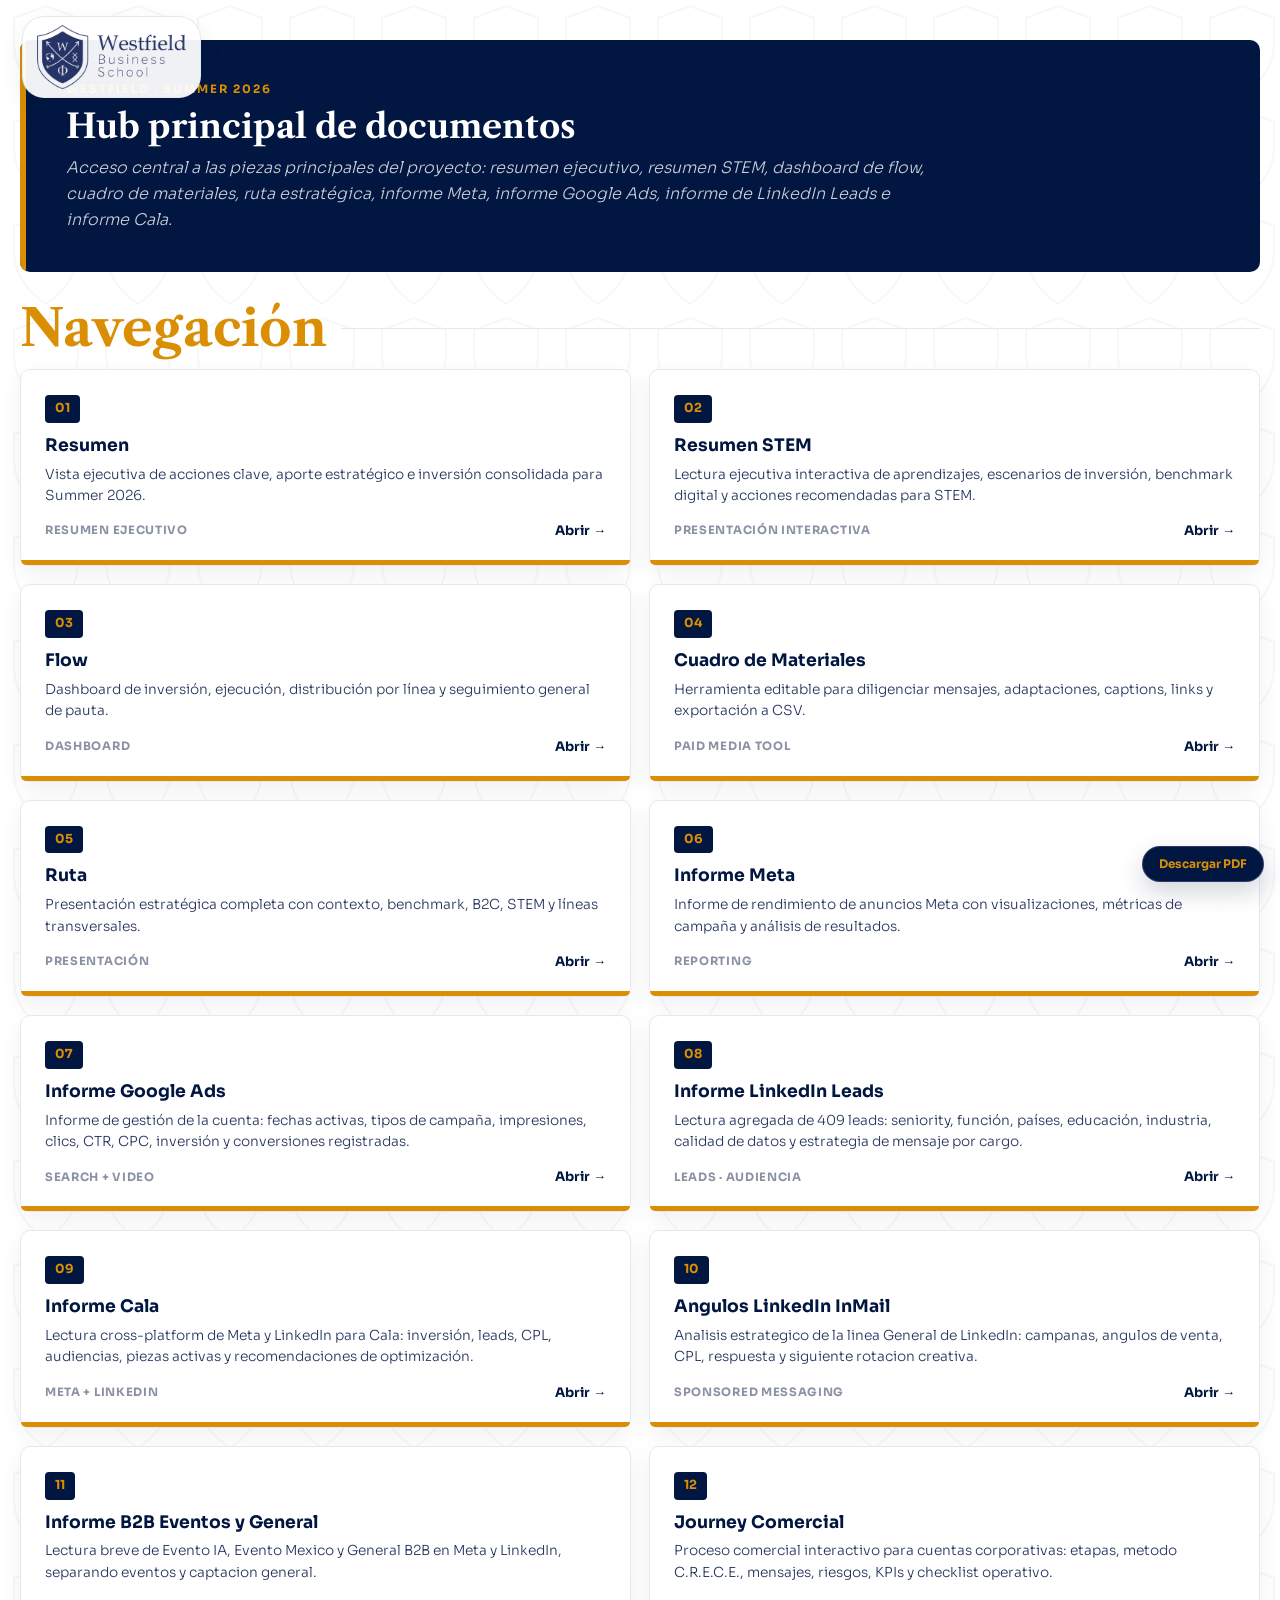
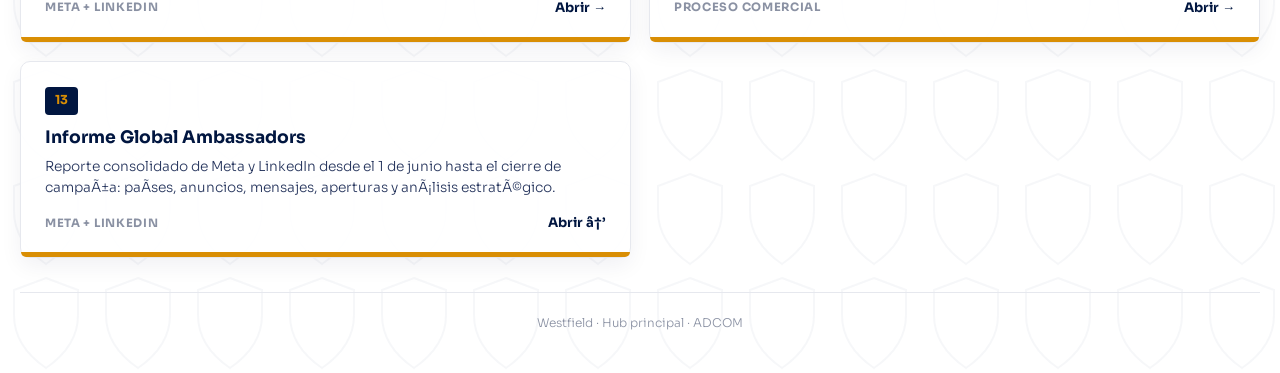
<file: index.html>
<!DOCTYPE html>
<html lang="es">
<head>
  <meta charset="UTF-8">
  <meta name="viewport" content="width=device-width, initial-scale=1.0">
  <meta http-equiv="Cache-Control" content="no-cache, no-store, must-revalidate">
  <meta http-equiv="Pragma" content="no-cache">
  <meta http-equiv="Expires" content="0">
  <title>Westfield · Hub principal</title>
  <link href="https://fonts.googleapis.com/css2?family=Libre+Caslon+Text:wght@400;700&family=Sora:wght@300;400;500;600;700;800&display=swap" rel="stylesheet">
  <link rel="stylesheet" href="assets/css/shared.css">
  <style>
    body{font-family:var(--font-body);background:var(--gris-claro);color:var(--gris-oscuro);line-height:1.6;min-height:100vh;padding:40px 20px}
    .container{max-width:1240px;margin:0 auto}
    .hero{background:var(--negro);border-radius:var(--radius);padding:40px 46px;margin-bottom:26px;position:relative;overflow:hidden}
    .hero::before{content:'';position:absolute;left:0;top:0;bottom:0;width:6px;background:var(--amarillo)}
    .tag{font-size:.72rem;font-weight:700;color:var(--amarillo);text-transform:uppercase;letter-spacing:2px;margin-bottom:10px}
    .hero h1{font-size:2.1rem;color:var(--blanco);font-weight:700;letter-spacing:-.5px;line-height:1.1;margin-bottom:10px}
    .hero p{font-size:1rem;color:rgba(255,255,255,.78);font-weight:300;font-style:italic;max-width:860px}
    .section-title{display:flex;align-items:center;gap:14px;margin:32px 0 16px}
    .section-title .bar{background:var(--amarillo);padding:8px 22px;border-radius:6px}
    .section-title h2{font-size:1.05rem;text-transform:uppercase;color:var(--negro);font-weight:700;letter-spacing:-.3px}
    .section-title .line{flex:1;height:1px;background:var(--gris-borde)}
    .grid{display:grid;grid-template-columns:repeat(2,1fr);gap:18px}
    .card{display:block;text-decoration:none;background:var(--blanco);border-radius:var(--radius);padding:24px;border:1px solid var(--gris-borde);position:relative;box-shadow:0 2px 12px rgba(0,0,0,.03);transition:transform .18s ease,box-shadow .18s ease,border-color .18s ease}
    .card::after{content:'';position:absolute;bottom:0;left:0;right:0;height:5px;background:var(--amarillo);border-radius:0 0 var(--radius) var(--radius)}
    .card:hover{transform:translateY(-2px);box-shadow:0 6px 20px rgba(0,0,0,.06);border-color:#d8d8d8}
    .num{display:inline-block;background:var(--negro);color:var(--amarillo);font-weight:700;font-size:.78rem;padding:4px 10px;border-radius:4px;margin-bottom:12px}
    .card h3{font-size:1.08rem;font-weight:700;color:var(--negro);margin-bottom:8px;line-height:1.2}
    .card p{font-size:.86rem;font-weight:300;color:var(--gris-oscuro);line-height:1.55;margin-bottom:14px}
    .meta{display:flex;justify-content:space-between;align-items:center;gap:10px;flex-wrap:wrap}
    .meta span{font-size:.72rem;font-weight:700;color:var(--gris-medio);text-transform:uppercase;letter-spacing:.06em}
    .cta{font-size:.82rem;font-weight:700;color:var(--negro)}
    .footer{text-align:center;margin-top:34px;padding-top:20px;border-top:1px solid var(--gris-borde);font-size:.75rem;color:var(--gris-medio);font-weight:300}
    @media(max-width:768px){.grid{grid-template-columns:1fr}.hero{padding:30px 24px}.hero h1{font-size:1.65rem}body{padding:20px 12px}}
  
/* Template PPT 2026 alignment */
body{font-family:var(--font-body)!important;color:var(--negro);background-color:var(--blanco)!important;background-image:var(--westfield-pattern)!important;background-size:92px 104px!important}
h1,h2,.hero h1,.slide-cover h1,.cover h1{font-family:var(--font-title)!important;letter-spacing:0!important;text-transform:none!important;color:var(--negro)}
.slide,.cover,.slide-cover,.index-modal{background-color:var(--blanco)!important;background-image:var(--westfield-pattern)!important;background-size:92px 104px!important}
.slide-section,.claim,.claim-box,.hero,.funnel-step,.mix-tab.active,.tab.active,thead tr,tfoot tr,.metric:first-child,.kpi.accent{background:var(--negro)!important;color:var(--blanco)!important}
.slide-header,.top .header{background:transparent!important;padding:0!important;border-radius:0!important;box-shadow:none!important;white-space:normal!important}
.slide-header h2,.top .header h2,.section-title h2{font-family:var(--font-title)!important;color:var(--amarillo)!important;font-size:clamp(2.1rem,4vw,4rem)!important;line-height:.95!important;text-transform:none!important;letter-spacing:0!important}
.card,.stat-card,.panel,.metric,.kpi,.chart-box,.conclusion-card,.strategic-card,.insight-card,.timeline-item,.tl,.action,.mini-kpi,.table-wrap,.mix-panel-container,.panels,.note,.note-box,.quote,.quote-box{border-color:var(--gris-borde)!important;border-radius:var(--radius)!important;box-shadow:var(--shadow-card)!important}
.card,.stat-card,.panel,.metric,.kpi,.chart-box,.conclusion-card,.strategic-card,.insight-card,.timeline-item,.tl,.action,.mini-kpi,.table-wrap,.mix-panel-container,.panels{background:rgba(255,255,255,.94)!important}
.num,.badge,.panel-header-badge,.period-badge,.filter.active,.index-btn,.index-toggle-btn{background:var(--negro)!important;color:var(--amarillo)!important;border-color:var(--negro)!important}
.val,.stat-val,.metric-value,.kpi-val{color:var(--negro)!important;font-family:var(--font-body)!important}
.metric:first-child .metric-value,.kpi.accent .kpi-val,.claim strong,.claim-box strong,tfoot tr,.mix-tab.active .pct{color:var(--amarillo)!important}
th{background:var(--negro)!important;color:var(--blanco)!important;font-family:var(--font-body)!important}
.progress,.progress-bar,.bar-fill.yellow,.bar span,.metric::after,.kpi::after,.card::after{background:var(--amarillo)!important}
.nav-btn,.nav button,.tools button,.filter,.tab,.mix-tab{font-family:var(--font-body)!important;border-radius:999px!important}
.nav-btn:hover,.nav button:hover,.tools button:hover,.filter:hover,.tab:hover,.mix-tab:hover{background:var(--negro)!important;color:var(--amarillo)!important;border-color:var(--negro)!important}
.light-text,.desc,.body-text,.small,.metric-note,.kpi-sub,.card p,.panel-box p,td{color:var(--gris-oscuro)!important}
.hero h1{color:var(--blanco)!important}
.section-title .bar{background:transparent!important;padding:0!important;border-radius:0!important}
.index-btn,.index-toggle-btn{right:112px!important}
@media(max-width:768px){.slide-header h2,.top .header h2{font-size:2rem!important}}
  </style>
</head>
<body>
  <img class="wbs-brand-logo" src="assets/img/logo-wbs-azul.png" alt="Westfield Business School">
  <button class="pdf-download" type="button" onclick="window.print()">Descargar PDF</button>
  <div class="container">
    <section class="hero">
      <div class="tag">Westfield · Summer 2026</div>
      <h1>Hub principal de documentos</h1>
      <p>Acceso central a las piezas principales del proyecto: resumen ejecutivo, resumen STEM, dashboard de flow, cuadro de materiales, ruta estratégica, informe Meta, informe Google Ads, informe de LinkedIn Leads e informe Cala.</p>
    </section>

    <div class="section-title">
      <div class="bar"><h2>Navegación</h2></div>
      <div class="line"></div>
    </div>

    <section class="grid">
      <a class="card" href="pages/resumen.html">
        <span class="num">01</span>
        <h3>Resumen</h3>
        <p>Vista ejecutiva de acciones clave, aporte estratégico e inversión consolidada para Summer 2026.</p>
        <div class="meta"><span>Resumen Ejecutivo</span><div class="cta">Abrir →</div></div>
      </a>

      <a class="card" href="pages/resumen-stem.html">
        <span class="num">02</span>
        <h3>Resumen STEM</h3>
        <p>Lectura ejecutiva interactiva de aprendizajes, escenarios de inversión, benchmark digital y acciones recomendadas para STEM.</p>
        <div class="meta"><span>Presentación Interactiva</span><div class="cta">Abrir →</div></div>
      </a>

      <a class="card" href="pages/flow.html">
        <span class="num">03</span>
        <h3>Flow</h3>
        <p>Dashboard de inversión, ejecución, distribución por línea y seguimiento general de pauta.</p>
        <div class="meta"><span>Dashboard</span><div class="cta">Abrir →</div></div>
      </a>

      <a class="card" href="pages/cuadro-materiales.html">
        <span class="num">04</span>
        <h3>Cuadro de Materiales</h3>
        <p>Herramienta editable para diligenciar mensajes, adaptaciones, captions, links y exportación a CSV.</p>
        <div class="meta"><span>Paid Media Tool</span><div class="cta">Abrir →</div></div>
      </a>

      <a class="card" href="pages/ruta.html">
        <span class="num">05</span>
        <h3>Ruta</h3>
        <p>Presentación estratégica completa con contexto, benchmark, B2C, STEM y líneas transversales.</p>
        <div class="meta"><span>Presentación</span><div class="cta">Abrir →</div></div>
      </a>

      <a class="card" href="pages/informe-meta.html">
        <span class="num">06</span>
        <h3>Informe Meta</h3>
        <p>Informe de rendimiento de anuncios Meta con visualizaciones, métricas de campaña y análisis de resultados.</p>
        <div class="meta"><span>Reporting</span><div class="cta">Abrir →</div></div>
      </a>

      <a class="card" href="pages/informe-google-ads.html">
        <span class="num">07</span>
        <h3>Informe Google Ads</h3>
        <p>Informe de gestión de la cuenta: fechas activas, tipos de campaña, impresiones, clics, CTR, CPC, inversión y conversiones registradas.</p>
        <div class="meta"><span>Search + Video</span><div class="cta">Abrir →</div></div>
      </a>

      <a class="card" href="pages/informe-linkedin.html">
        <span class="num">08</span>
        <h3>Informe LinkedIn Leads</h3>
        <p>Lectura agregada de 409 leads: seniority, función, países, educación, industria, calidad de datos y estrategia de mensaje por cargo.</p>
        <div class="meta"><span>Leads · Audiencia</span><div class="cta">Abrir →</div></div>
      </a>

      <a class="card" href="informe-cala.html">
        <span class="num">09</span>
        <h3>Informe Cala</h3>
        <p>Lectura cross-platform de Meta y LinkedIn para Cala: inversión, leads, CPL, audiencias, piezas activas y recomendaciones de optimización.</p>
        <div class="meta"><span>Meta + LinkedIn</span><div class="cta">Abrir →</div></div>
      </a>

      <a class="card" href="informe-angulos-linkedin.html">
        <span class="num">10</span>
        <h3>Angulos LinkedIn InMail</h3>
        <p>Analisis estrategico de la linea General de LinkedIn: campanas, angulos de venta, CPL, respuesta y siguiente rotacion creativa.</p>
        <div class="meta"><span>Sponsored Messaging</span><div class="cta">Abrir →</div></div>
      </a>

      <a class="card" href="pages/informe-b2b-eventos-general.html">
        <span class="num">11</span>
        <h3>Informe B2B Eventos y General</h3>
        <p>Lectura breve de Evento IA, Evento Mexico y General B2B en Meta y LinkedIn, separando eventos y captacion general.</p>
        <div class="meta"><span>Meta + LinkedIn</span><div class="cta">Abrir →</div></div>
      </a>

      <a class="card" href="journey-comercial.html">
        <span class="num">12</span>
        <h3>Journey Comercial</h3>
        <p>Proceso comercial interactivo para cuentas corporativas: etapas, metodo C.R.E.C.E., mensajes, riesgos, KPIs y checklist operativo.</p>
        <div class="meta"><span>Proceso Comercial</span><div class="cta">Abrir →</div></div>
      </a>

      <a class="card" href="pages/informe-global-ambassadors.html">
        <span class="num">13</span>
        <h3>Informe Global Ambassadors</h3>
        <p>Reporte consolidado de Meta y LinkedIn desde el 1 de junio hasta el cierre de campaÃ±a: paÃ­ses, anuncios, mensajes, aperturas y anÃ¡lisis estratÃ©gico.</p>
        <div class="meta"><span>Meta + LinkedIn</span><div class="cta">Abrir â†’</div></div>
      </a>
    </section>

    <div class="footer">Westfield · Hub principal · ADCOM</div>
  </div>
</body>
</html>
</file>
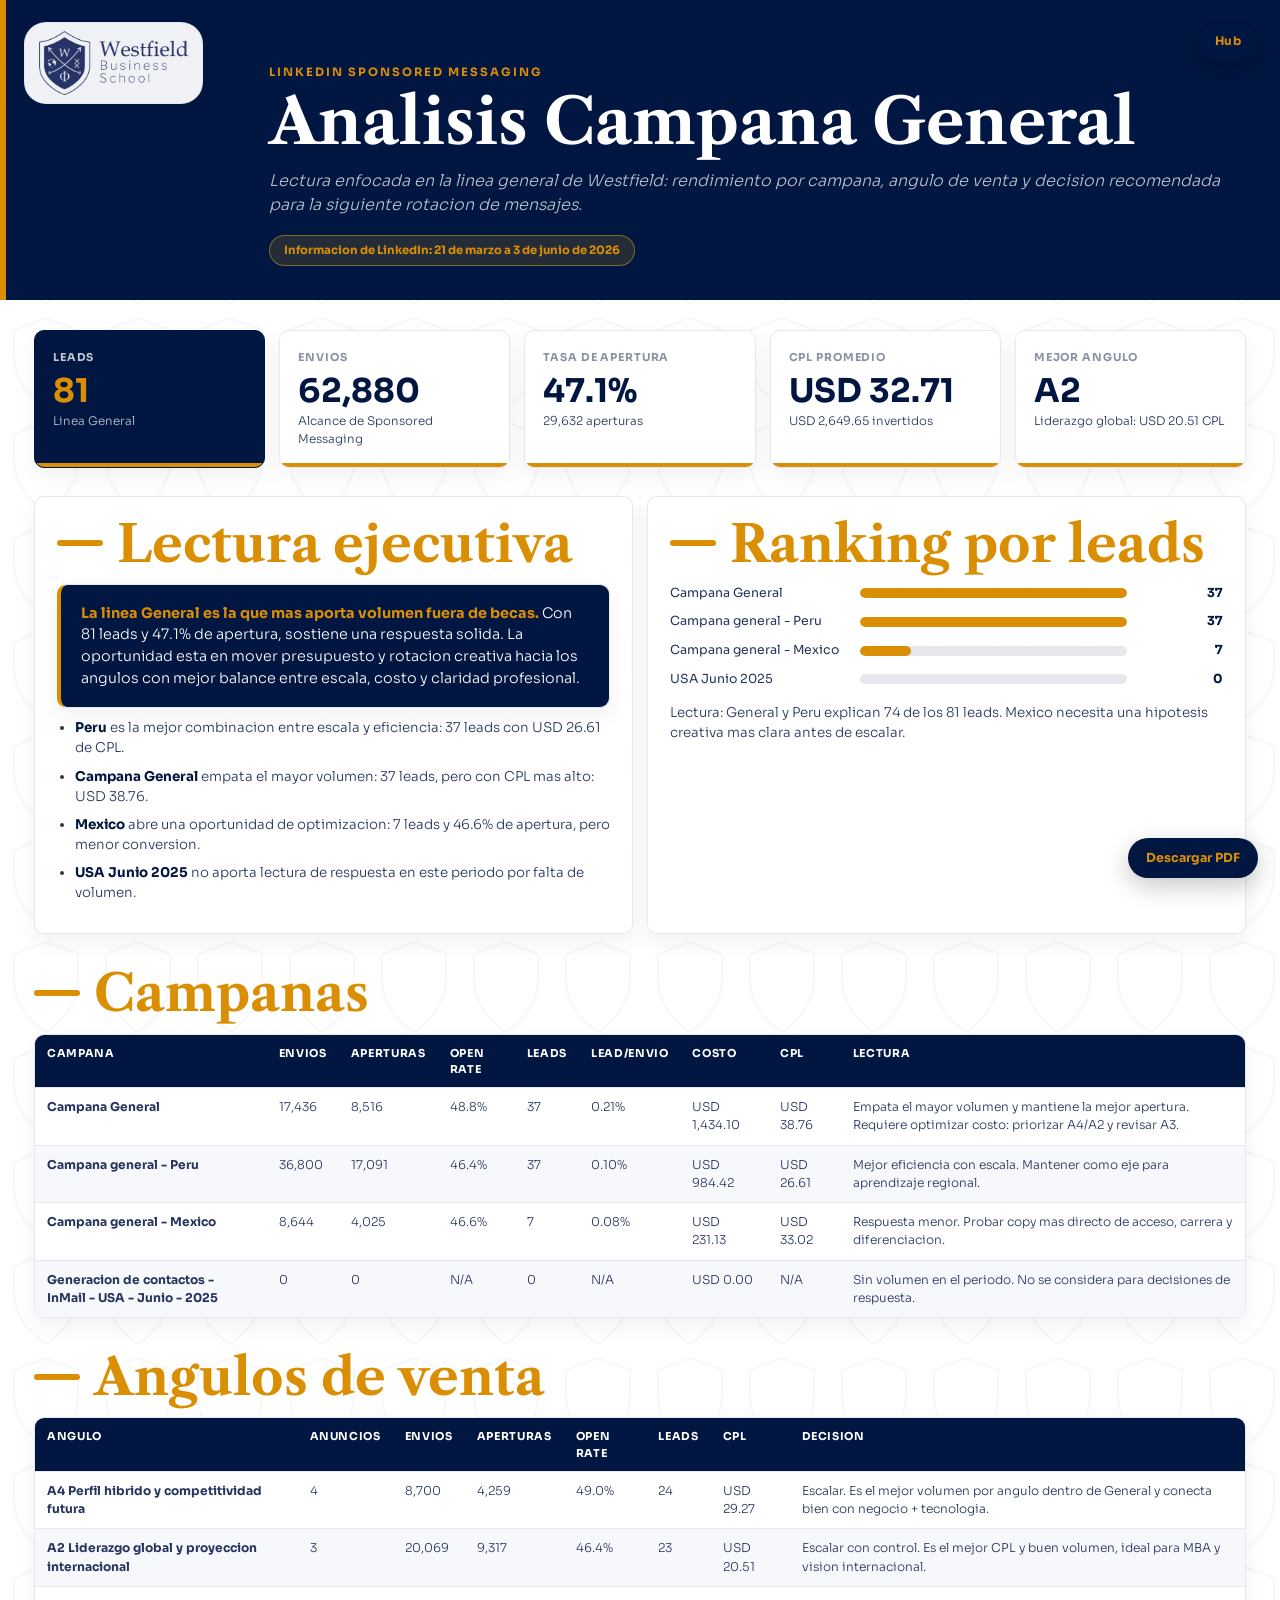
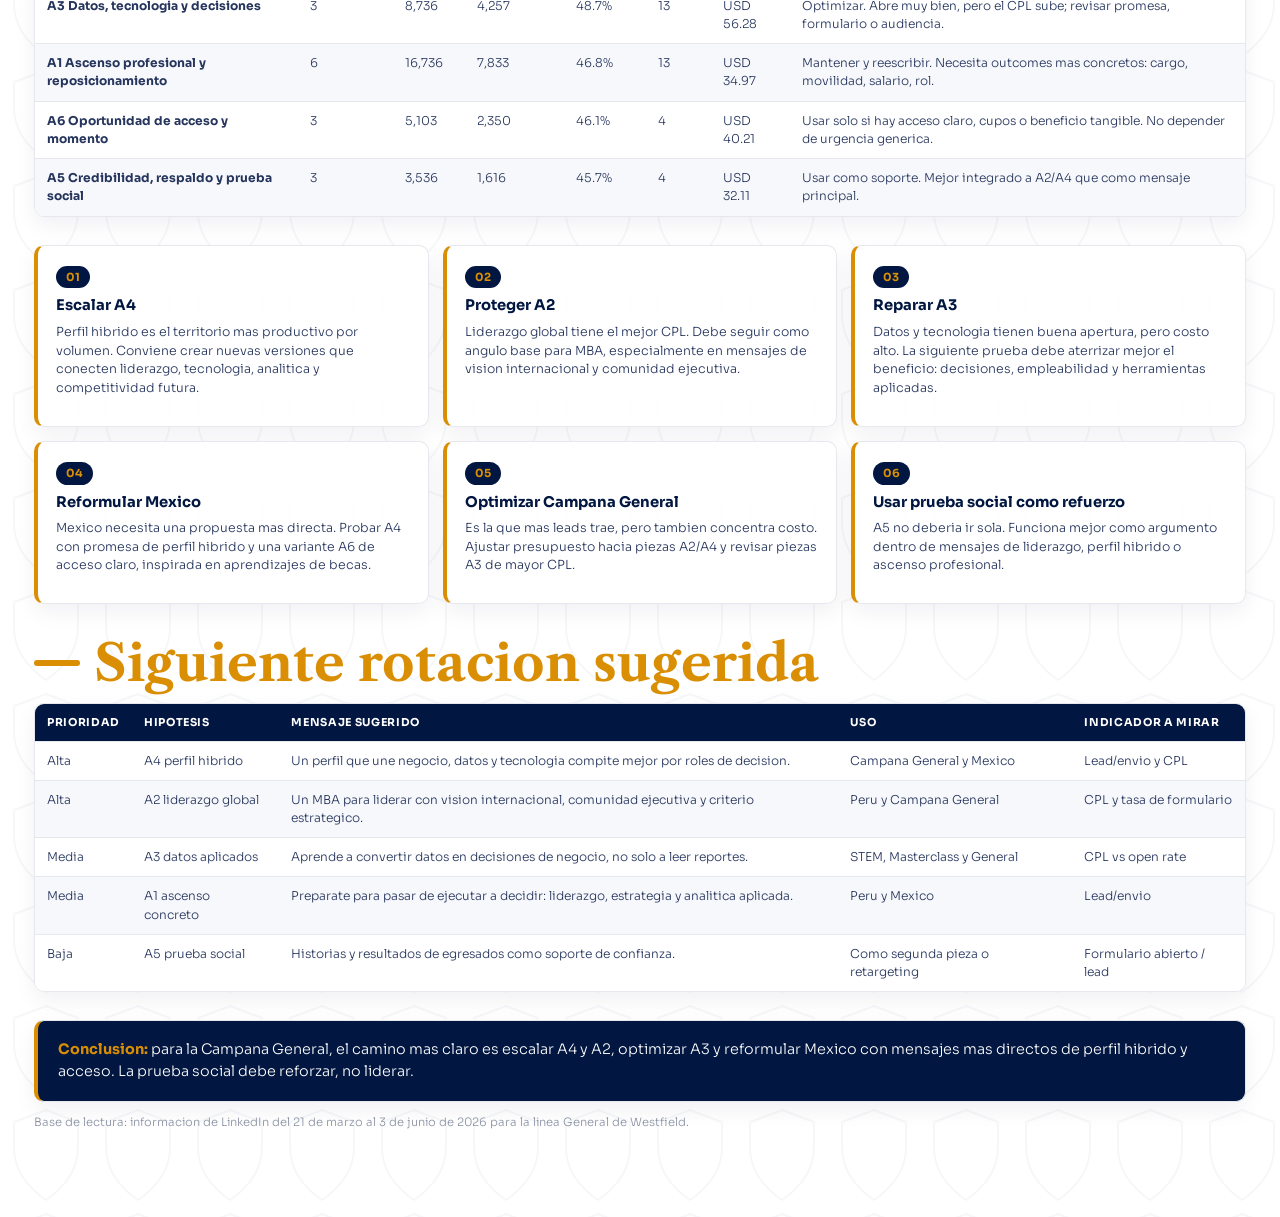
<file: informe-angulos-linkedin.html>
<!doctype html>
<html lang="es">
<head>
  <meta charset="utf-8">
  <meta name="viewport" content="width=device-width, initial-scale=1">
  <title>Westfield | Analisis Campana General LinkedIn</title>
  <link href="https://fonts.googleapis.com/css2?family=Libre+Caslon+Text:wght@400;700&family=Sora:wght@300;400;500;600;700;800&display=swap" rel="stylesheet">
  <link rel="stylesheet" href="assets/css/shared.css">
  <style>
    :root{
      --card:rgba(255,255,255,.94);
      --border:var(--gris-borde);
      --text:var(--negro);
      --muted:var(--gris-medio);
      --soft:#FFF8DF;
      --shadow:var(--shadow-card);
    }
    *{box-sizing:border-box}
    body{
      margin:0;
      font-family:var(--font-body);
      color:var(--text);
      background-color:var(--blanco);
      background-image:var(--westfield-pattern);
      background-size:92px 104px;
      line-height:1.5;
    }
    .wbs-brand-logo{position:fixed;right:22px;top:18px;width:106px;z-index:500}
    body .hub-back{
      position:fixed;left:auto;right:24px;top:24px;z-index:1200;
      background:var(--negro);color:var(--amarillo);border:1px solid var(--negro);
      border-radius:999px;padding:8px 14px;text-decoration:none;font-size:.74rem;font-weight:700;
      box-shadow:0 8px 24px rgba(0,0,0,.16);
    }
    .pdf-download{
      position:fixed;right:22px;bottom:22px;z-index:1200;border:0;border-radius:999px;
      background:var(--negro);color:var(--amarillo);padding:12px 18px;
      font-family:var(--font-body);font-size:.78rem;font-weight:700;
      box-shadow:0 8px 24px rgba(0,0,0,.22);cursor:pointer;
    }
    header{
      background:var(--negro);
      color:var(--blanco);
      padding:64px 44px 34px;
      position:relative;
      overflow:hidden;
    }
    header::before{content:'';position:absolute;left:0;top:0;bottom:0;width:6px;background:var(--amarillo)}
    .header-tag{
      color:var(--amarillo);font-size:.72rem;font-weight:700;text-transform:uppercase;
      letter-spacing:2px;margin-bottom:10px;
    }
    h1,h2,h3{margin:0;color:var(--negro)}
    header h1{
      color:var(--blanco);font-family:var(--font-title);font-size:clamp(2.2rem,5vw,4.4rem);
      line-height:.96;font-weight:700;letter-spacing:0;max-width:980px;
    }
    header p{margin:16px 0 0;color:rgba(255,255,255,.72);max-width:980px;font-weight:300;font-style:italic}
    .period-badge{
      display:inline-block;margin-top:18px;background:rgba(255,192,0,.14);border:1px solid rgba(255,192,0,.42);
      border-radius:999px;padding:6px 14px;color:var(--amarillo);font-size:.72rem;font-weight:700;
    }
    main{max-width:1360px;margin:auto;padding:30px 34px 58px}
    section{margin:0 0 28px}
    .section-title{display:flex;align-items:center;gap:14px;margin:34px 0 16px}
    .section-title .bar-label-deco{background:var(--amarillo);width:46px;height:6px;border-radius:999px}
    .section-title h2{
      font-family:var(--font-title);color:var(--amarillo);font-size:clamp(2rem,4vw,3.6rem);
      line-height:.96;text-transform:none;letter-spacing:0;
    }
    .grid{display:grid;gap:14px}
    .metrics{grid-template-columns:repeat(5,minmax(150px,1fr))}
    .two{grid-template-columns:repeat(2,minmax(0,1fr))}
    .three{grid-template-columns:repeat(3,minmax(0,1fr))}
    .card,.panel,.metric,.table-wrap,.claim{
      border:1px solid var(--border);border-radius:var(--radius);box-shadow:var(--shadow);
    }
    .card,.panel,.metric,.table-wrap{background:var(--card)}
    .panel{padding:22px}
    .metric{padding:18px;min-height:112px;position:relative;overflow:hidden}
    .metric::after{content:'';position:absolute;left:0;right:0;bottom:0;height:4px;background:var(--amarillo)}
    .metric.accent{background:var(--negro);border-color:var(--negro)}
    .metric.accent .metric-value{color:var(--amarillo)}
    .metric.accent .metric-label,.metric.accent .metric-note{color:rgba(255,255,255,.58)}
    .metric-label{font-size:.68rem;color:var(--muted);font-weight:700;text-transform:uppercase;letter-spacing:.08em}
    .metric-value{font-size:2.05rem;line-height:1;font-weight:700;margin:10px 0 5px;color:var(--negro)}
    .metric-note{font-size:.74rem;color:var(--gris-oscuro);font-weight:300}
    .panel h3,.card h3{font-size:.98rem;margin-bottom:8px;font-weight:700}
    .panel p,.card p{font-size:.84rem;color:var(--gris-oscuro);font-weight:300;margin:0 0 10px}
    .claim{background:var(--negro);border-left:4px solid var(--amarillo);padding:18px 20px}
    .claim p{margin:0;color:var(--blanco);font-size:.9rem;font-weight:300}
    .claim strong{color:var(--amarillo)}
    .angle-card{padding:18px;border-left:4px solid var(--amarillo)}
    .angle-card .num{
      display:inline-block;background:var(--negro);color:var(--amarillo);border-radius:999px;
      padding:3px 10px;font-size:.7rem;font-weight:700;margin-bottom:8px;
    }
    .angle-card strong{display:block;font-size:.92rem;color:var(--negro);line-height:1.25;margin-bottom:8px}
    .angle-card p{font-size:.78rem}
    .bar-row{display:grid;grid-template-columns:minmax(180px,1.2fr) minmax(160px,2fr) 86px;gap:10px;align-items:center;margin:10px 0;font-size:.78rem}
    .bar-label{color:var(--gris-oscuro);overflow:hidden;text-overflow:ellipsis;white-space:nowrap}
    .bar-track{height:10px;background:var(--gris-borde);border-radius:999px;overflow:hidden}
    .bar-track span{display:block;height:100%;background:var(--amarillo);border-radius:999px}
    .bar-value{text-align:right;font-weight:700}
    table{width:100%;border-collapse:collapse;font-size:.76rem;background:var(--blanco)}
    th,td{padding:10px 12px;border-bottom:1px solid var(--border);text-align:left;vertical-align:top}
    th{background:var(--negro);color:var(--blanco);font-size:.68rem;text-transform:uppercase;letter-spacing:.06em}
    td{color:var(--gris-oscuro);font-weight:300}
    tbody tr:nth-child(even) td{background:var(--gris-claro)}
    tbody tr:hover td{background:#FFFDE7}
    tr:last-child td{border-bottom:0}
    .table-wrap{overflow:auto}
    .small{color:var(--muted);font-size:.72rem;font-weight:300}
    ul.insights{margin:10px 0 0;padding-left:18px}
    ul.insights li{margin:8px 0;color:var(--gris-oscuro);font-size:.84rem;font-weight:300}
    ul.insights strong{color:var(--negro)}
    @media(max-width:980px){
      header,main{padding-left:18px;padding-right:18px}
      .metrics,.two,.three{grid-template-columns:1fr}
      .bar-row{grid-template-columns:1fr;gap:4px}
      .bar-value{text-align:left}
      .wbs-brand-logo{width:86px}
    }
    @media print{
      .hub-back,.pdf-download{display:none!important}
      body{background:white}
      main{max-width:none;padding:18px}
      section{break-inside:auto;page-break-inside:auto}
      .table-wrap{overflow:visible}
      .card,.panel,.metric,.table-wrap,.claim{box-shadow:none}
    }
  </style>
</head>
<body>
  <img class="wbs-brand-logo" src="assets/img/logo-wbs-azul.png" alt="Westfield Business School">
  <a class="hub-back" href="index.html">Hub</a>
  <button class="pdf-download" type="button" onclick="window.print()">Descargar PDF</button>

  <header>
    <div class="header-tag">LinkedIn Sponsored Messaging</div>
    <h1>Analisis Campana General</h1>
    <p>Lectura enfocada en la linea general de Westfield: rendimiento por campana, angulo de venta y decision recomendada para la siguiente rotacion de mensajes.</p>
    <div class="period-badge">Informacion de LinkedIn: 21 de marzo a 3 de junio de 2026</div>
  </header>

  <main>
    <section class="grid metrics">
      <div class="metric accent">
        <div class="metric-label">Leads</div>
        <div class="metric-value">81</div>
        <div class="metric-note">Linea General</div>
      </div>
      <div class="metric">
        <div class="metric-label">Envios</div>
        <div class="metric-value">62,880</div>
        <div class="metric-note">Alcance de Sponsored Messaging</div>
      </div>
      <div class="metric">
        <div class="metric-label">Tasa de apertura</div>
        <div class="metric-value">47.1%</div>
        <div class="metric-note">29,632 aperturas</div>
      </div>
      <div class="metric">
        <div class="metric-label">CPL promedio</div>
        <div class="metric-value">USD 32.71</div>
        <div class="metric-note">USD 2,649.65 invertidos</div>
      </div>
      <div class="metric">
        <div class="metric-label">Mejor angulo</div>
        <div class="metric-value">A2</div>
        <div class="metric-note">Liderazgo global: USD 20.51 CPL</div>
      </div>
    </section>

    <section class="grid two">
      <div class="panel">
        <div class="section-title" style="margin-top:0"><span class="bar-label-deco"></span><h2>Lectura ejecutiva</h2></div>
        <div class="claim">
          <p><strong>La linea General es la que mas aporta volumen fuera de becas.</strong> Con 81 leads y 47.1% de apertura, sostiene una respuesta solida. La oportunidad esta en mover presupuesto y rotacion creativa hacia los angulos con mejor balance entre escala, costo y claridad profesional.</p>
        </div>
        <ul class="insights">
          <li><strong>Peru</strong> es la mejor combinacion entre escala y eficiencia: 37 leads con USD 26.61 de CPL.</li>
          <li><strong>Campana General</strong> empata el mayor volumen: 37 leads, pero con CPL mas alto: USD 38.76.</li>
          <li><strong>Mexico</strong> abre una oportunidad de optimizacion: 7 leads y 46.6% de apertura, pero menor conversion.</li>
          <li><strong>USA Junio 2025</strong> no aporta lectura de respuesta en este periodo por falta de volumen.</li>
        </ul>
      </div>
      <div class="panel">
        <div class="section-title" style="margin-top:0"><span class="bar-label-deco"></span><h2>Ranking por leads</h2></div>
        <div class="bar-row"><div class="bar-label">Campana General</div><div class="bar-track"><span style="width:100%"></span></div><div class="bar-value">37</div></div>
        <div class="bar-row"><div class="bar-label">Campana general - Peru</div><div class="bar-track"><span style="width:100%"></span></div><div class="bar-value">37</div></div>
        <div class="bar-row"><div class="bar-label">Campana general - Mexico</div><div class="bar-track"><span style="width:19%"></span></div><div class="bar-value">7</div></div>
        <div class="bar-row"><div class="bar-label">USA Junio 2025</div><div class="bar-track"><span style="width:0%"></span></div><div class="bar-value">0</div></div>
        <p class="small" style="margin-top:14px">Lectura: General y Peru explican 74 de los 81 leads. Mexico necesita una hipotesis creativa mas clara antes de escalar.</p>
      </div>
    </section>

    <section>
      <div class="section-title"><span class="bar-label-deco"></span><h2>Campanas</h2></div>
      <div class="table-wrap">
        <table>
          <thead>
            <tr><th>Campana</th><th>Envios</th><th>Aperturas</th><th>Open rate</th><th>Leads</th><th>Lead/envio</th><th>Costo</th><th>CPL</th><th>Lectura</th></tr>
          </thead>
          <tbody>
            <tr><td><strong>Campana General</strong></td><td>17,436</td><td>8,516</td><td>48.8%</td><td>37</td><td>0.21%</td><td>USD 1,434.10</td><td>USD 38.76</td><td>Empata el mayor volumen y mantiene la mejor apertura. Requiere optimizar costo: priorizar A4/A2 y revisar A3.</td></tr>
            <tr><td><strong>Campana general - Peru</strong></td><td>36,800</td><td>17,091</td><td>46.4%</td><td>37</td><td>0.10%</td><td>USD 984.42</td><td>USD 26.61</td><td>Mejor eficiencia con escala. Mantener como eje para aprendizaje regional.</td></tr>
            <tr><td><strong>Campana general - Mexico</strong></td><td>8,644</td><td>4,025</td><td>46.6%</td><td>7</td><td>0.08%</td><td>USD 231.13</td><td>USD 33.02</td><td>Respuesta menor. Probar copy mas directo de acceso, carrera y diferenciacion.</td></tr>
            <tr><td><strong>Generacion de contactos - InMail - USA - Junio - 2025</strong></td><td>0</td><td>0</td><td>N/A</td><td>0</td><td>N/A</td><td>USD 0.00</td><td>N/A</td><td>Sin volumen en el periodo. No se considera para decisiones de respuesta.</td></tr>
          </tbody>
        </table>
      </div>
    </section>

    <section>
      <div class="section-title"><span class="bar-label-deco"></span><h2>Angulos de venta</h2></div>
      <div class="table-wrap">
        <table>
          <thead>
            <tr><th>Angulo</th><th>Anuncios</th><th>Envios</th><th>Aperturas</th><th>Open rate</th><th>Leads</th><th>CPL</th><th>Decision</th></tr>
          </thead>
          <tbody>
            <tr><td><strong>A4 Perfil hibrido y competitividad futura</strong></td><td>4</td><td>8,700</td><td>4,259</td><td>49.0%</td><td>24</td><td>USD 29.27</td><td>Escalar. Es el mejor volumen por angulo dentro de General y conecta bien con negocio + tecnologia.</td></tr>
            <tr><td><strong>A2 Liderazgo global y proyeccion internacional</strong></td><td>3</td><td>20,069</td><td>9,317</td><td>46.4%</td><td>23</td><td>USD 20.51</td><td>Escalar con control. Es el mejor CPL y buen volumen, ideal para MBA y vision internacional.</td></tr>
            <tr><td><strong>A3 Datos, tecnologia y decisiones</strong></td><td>3</td><td>8,736</td><td>4,257</td><td>48.7%</td><td>13</td><td>USD 56.28</td><td>Optimizar. Abre muy bien, pero el CPL sube; revisar promesa, formulario o audiencia.</td></tr>
            <tr><td><strong>A1 Ascenso profesional y reposicionamiento</strong></td><td>6</td><td>16,736</td><td>7,833</td><td>46.8%</td><td>13</td><td>USD 34.97</td><td>Mantener y reescribir. Necesita outcomes mas concretos: cargo, movilidad, salario, rol.</td></tr>
            <tr><td><strong>A6 Oportunidad de acceso y momento</strong></td><td>3</td><td>5,103</td><td>2,350</td><td>46.1%</td><td>4</td><td>USD 40.21</td><td>Usar solo si hay acceso claro, cupos o beneficio tangible. No depender de urgencia generica.</td></tr>
            <tr><td><strong>A5 Credibilidad, respaldo y prueba social</strong></td><td>3</td><td>3,536</td><td>1,616</td><td>45.7%</td><td>4</td><td>USD 32.11</td><td>Usar como soporte. Mejor integrado a A2/A4 que como mensaje principal.</td></tr>
          </tbody>
        </table>
      </div>
    </section>

    <section class="grid three">
      <div class="card angle-card">
        <span class="num">01</span>
        <strong>Escalar A4</strong>
        <p>Perfil hibrido es el territorio mas productivo por volumen. Conviene crear nuevas versiones que conecten liderazgo, tecnologia, analitica y competitividad futura.</p>
      </div>
      <div class="card angle-card">
        <span class="num">02</span>
        <strong>Proteger A2</strong>
        <p>Liderazgo global tiene el mejor CPL. Debe seguir como angulo base para MBA, especialmente en mensajes de vision internacional y comunidad ejecutiva.</p>
      </div>
      <div class="card angle-card">
        <span class="num">03</span>
        <strong>Reparar A3</strong>
        <p>Datos y tecnologia tienen buena apertura, pero costo alto. La siguiente prueba debe aterrizar mejor el beneficio: decisiones, empleabilidad y herramientas aplicadas.</p>
      </div>
      <div class="card angle-card">
        <span class="num">04</span>
        <strong>Reformular Mexico</strong>
        <p>Mexico necesita una propuesta mas directa. Probar A4 con promesa de perfil hibrido y una variante A6 de acceso claro, inspirada en aprendizajes de becas.</p>
      </div>
      <div class="card angle-card">
        <span class="num">05</span>
        <strong>Optimizar Campana General</strong>
        <p>Es la que mas leads trae, pero tambien concentra costo. Ajustar presupuesto hacia piezas A2/A4 y revisar piezas A3 de mayor CPL.</p>
      </div>
      <div class="card angle-card">
        <span class="num">06</span>
        <strong>Usar prueba social como refuerzo</strong>
        <p>A5 no deberia ir sola. Funciona mejor como argumento dentro de mensajes de liderazgo, perfil hibrido o ascenso profesional.</p>
      </div>
    </section>

    <section>
      <div class="section-title"><span class="bar-label-deco"></span><h2>Siguiente rotacion sugerida</h2></div>
      <div class="table-wrap">
        <table>
          <thead>
            <tr><th>Prioridad</th><th>Hipotesis</th><th>Mensaje sugerido</th><th>Uso</th><th>Indicador a mirar</th></tr>
          </thead>
          <tbody>
            <tr><td>Alta</td><td>A4 perfil hibrido</td><td>Un perfil que une negocio, datos y tecnologia compite mejor por roles de decision.</td><td>Campana General y Mexico</td><td>Lead/envio y CPL</td></tr>
            <tr><td>Alta</td><td>A2 liderazgo global</td><td>Un MBA para liderar con vision internacional, comunidad ejecutiva y criterio estrategico.</td><td>Peru y Campana General</td><td>CPL y tasa de formulario</td></tr>
            <tr><td>Media</td><td>A3 datos aplicados</td><td>Aprende a convertir datos en decisiones de negocio, no solo a leer reportes.</td><td>STEM, Masterclass y General</td><td>CPL vs open rate</td></tr>
            <tr><td>Media</td><td>A1 ascenso concreto</td><td>Preparate para pasar de ejecutar a decidir: liderazgo, estrategia y analitica aplicada.</td><td>Peru y Mexico</td><td>Lead/envio</td></tr>
            <tr><td>Baja</td><td>A5 prueba social</td><td>Historias y resultados de egresados como soporte de confianza.</td><td>Como segunda pieza o retargeting</td><td>Formulario abierto / lead</td></tr>
          </tbody>
        </table>
      </div>
    </section>

    <section>
      <div class="claim">
        <p><strong>Conclusion:</strong> para la Campana General, el camino mas claro es escalar A4 y A2, optimizar A3 y reformular Mexico con mensajes mas directos de perfil hibrido y acceso. La prueba social debe reforzar, no liderar.</p>
      </div>
      <p class="small" style="margin-top:12px">Base de lectura: informacion de LinkedIn del 21 de marzo al 3 de junio de 2026 para la linea General de Westfield.</p>
    </section>
  </main>
</body>
</html>
</file>
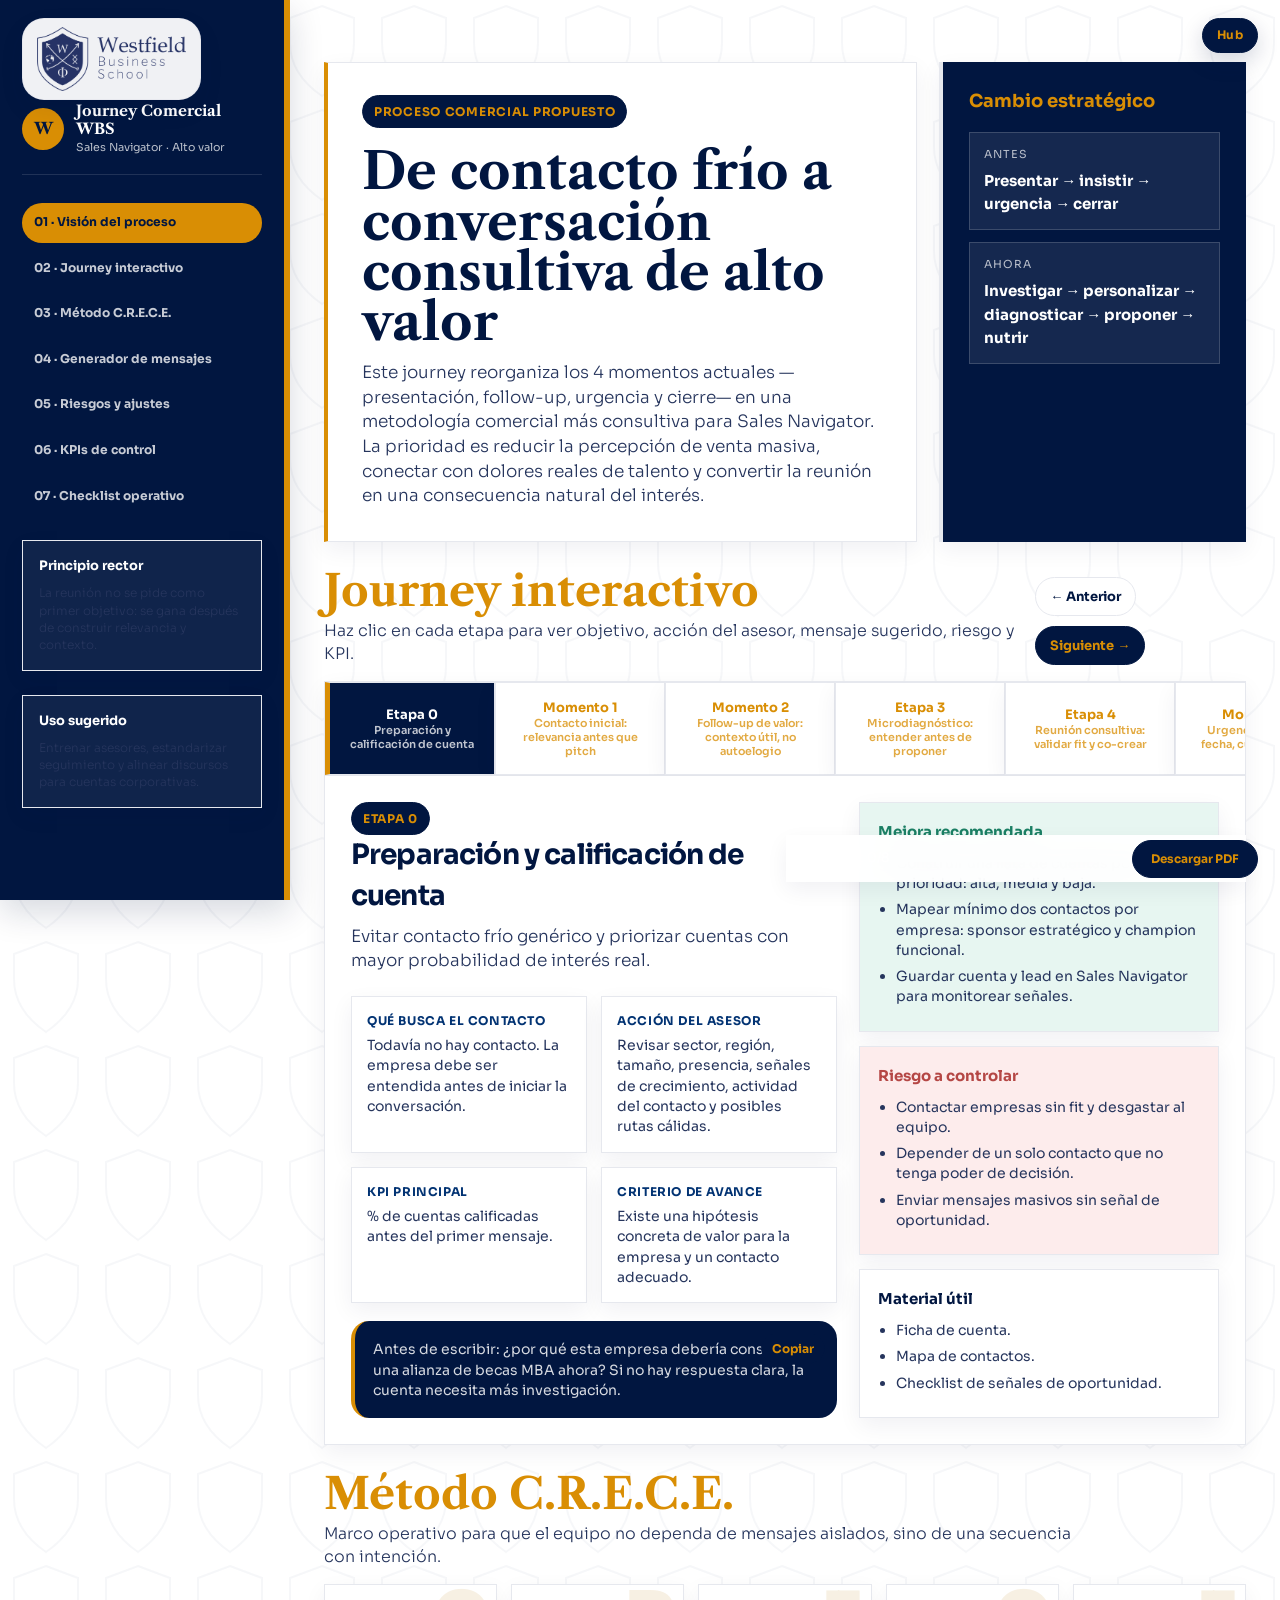
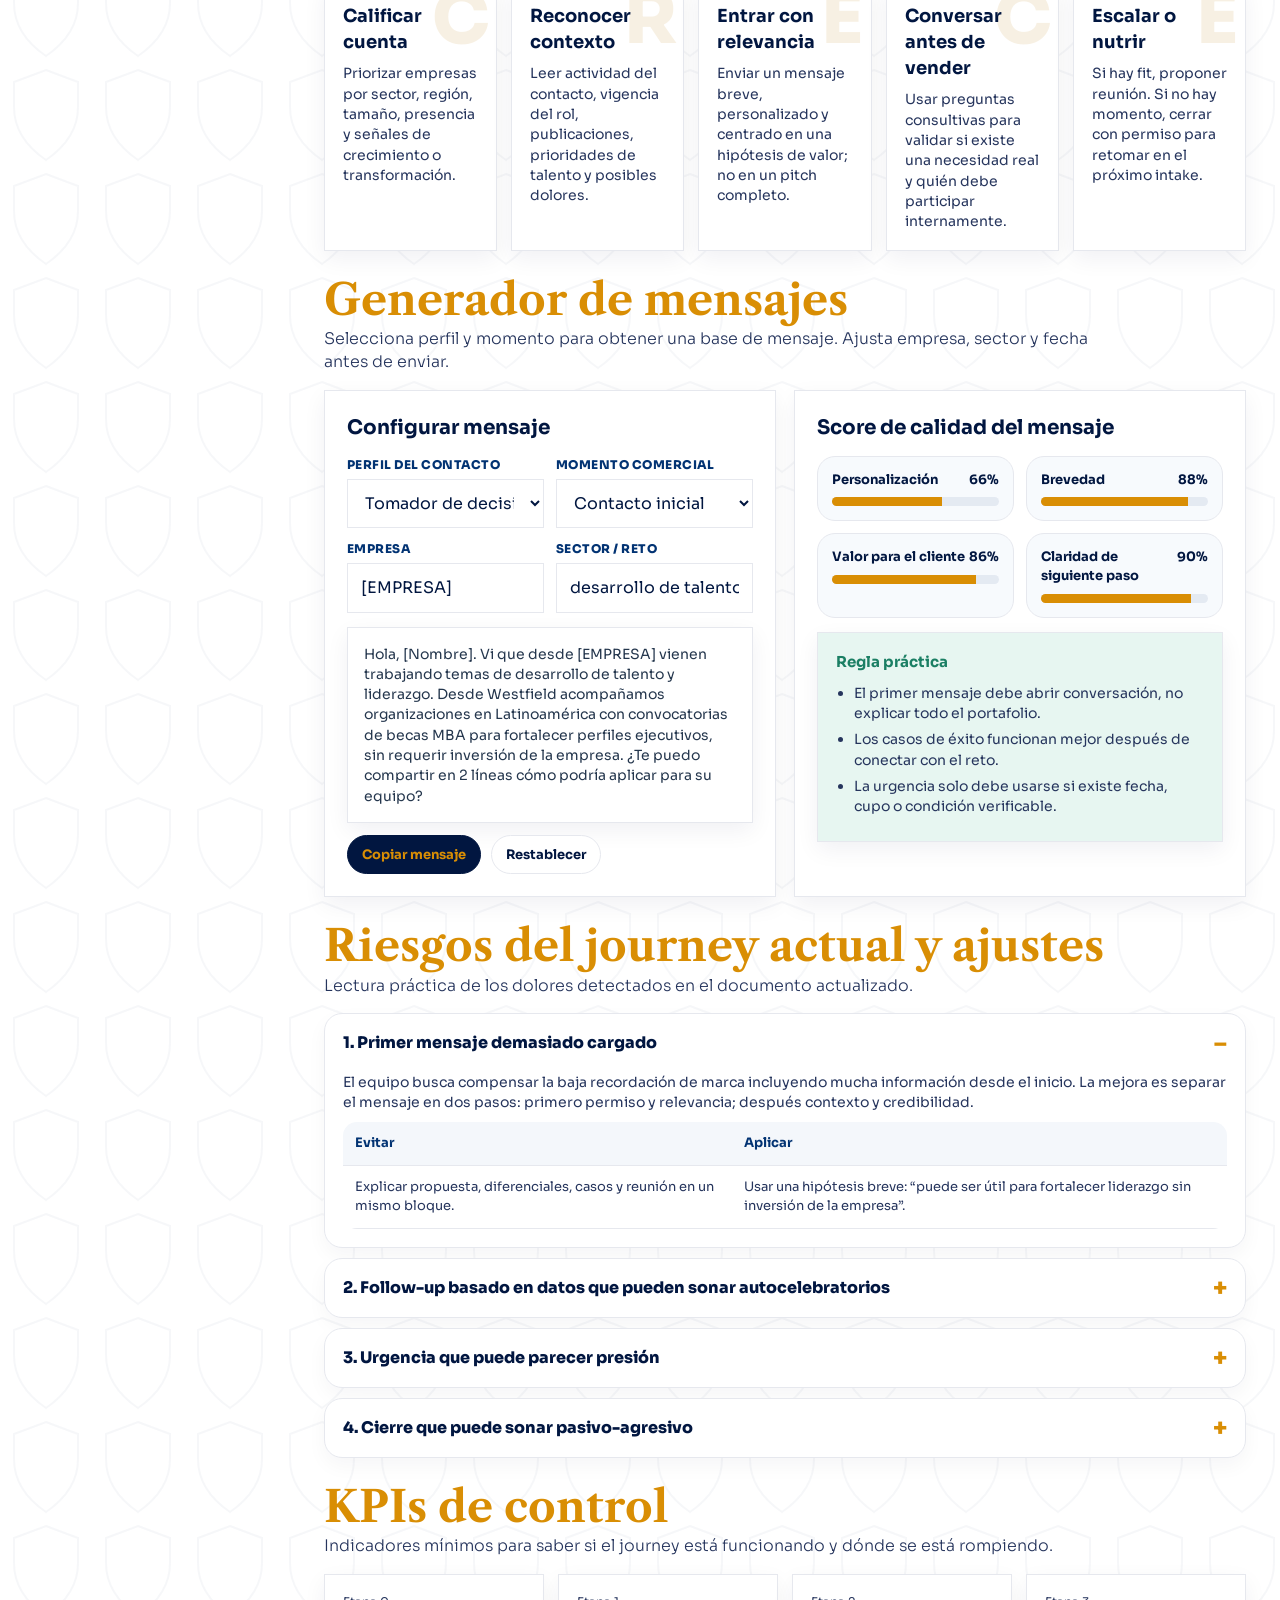
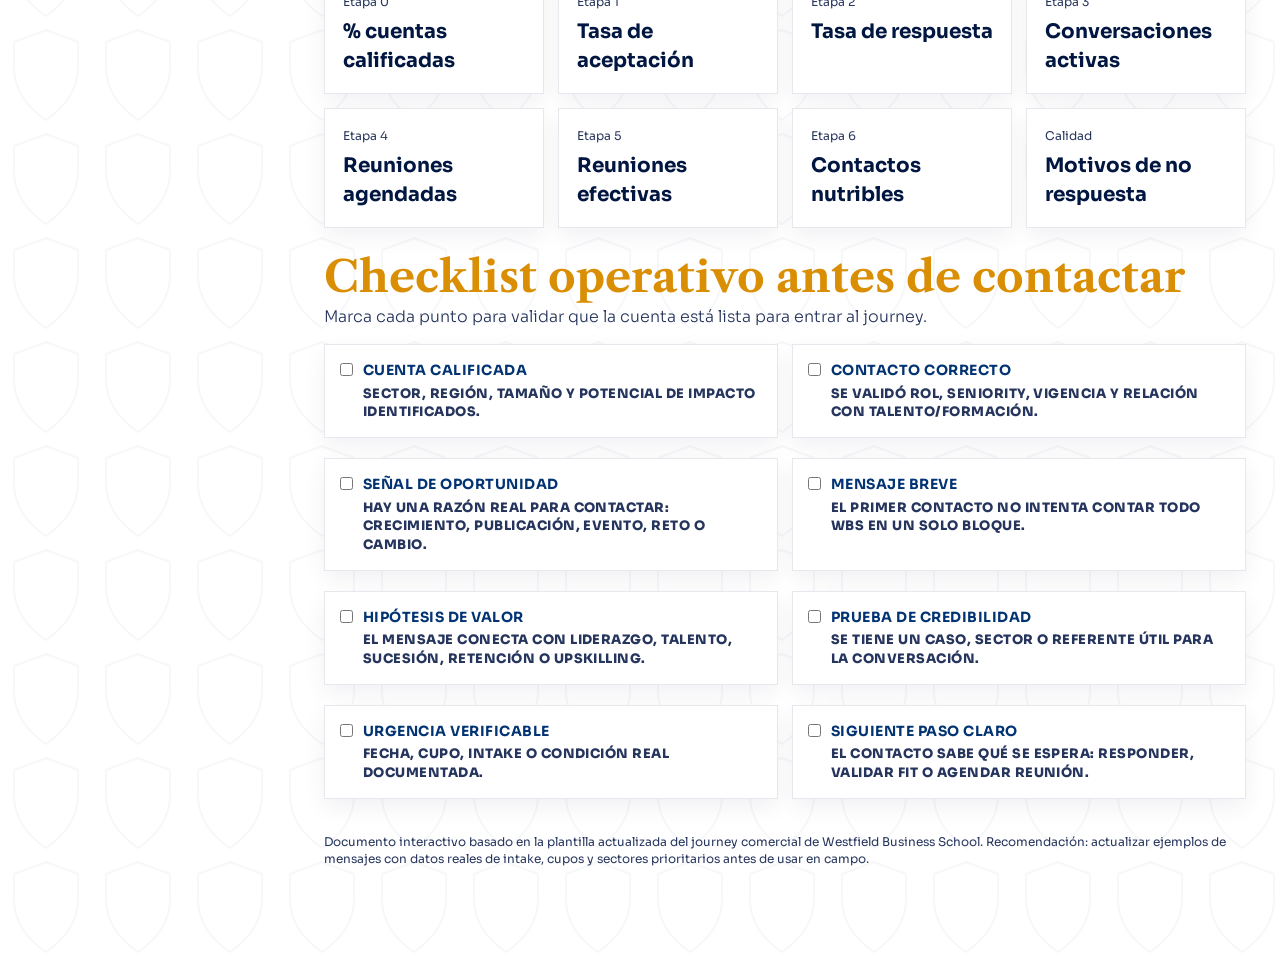
<file: journey-comercial.html>
<!DOCTYPE html>
<html lang="es">
<head>
  <meta charset="UTF-8" />
  <meta name="viewport" content="width=device-width, initial-scale=1.0" />
  <title>Journey Comercial WBS | Proceso interactivo</title>
  <link href="https://fonts.googleapis.com/css2?family=Libre+Caslon+Text:wght@400;700&family=Sora:wght@300;400;500;600;700;800&display=swap" rel="stylesheet">
  <link rel="stylesheet" href="assets/css/shared.css">
  <style>
    :root{
      --navy:#0F1B2D;
      --blue:#163A5F;
      --sky:#EAF3FF;
      --gold:#C69A46;
      --gold-soft:#F7E8C2;
      --green:#1B7F64;
      --green-soft:#E7F6F1;
      --red:#B54745;
      --red-soft:#FDECEC;
      --gray:#5E6875;
      --line:#DCE3EC;
      --bg:#F6F8FB;
      --card:#FFFFFF;
      --shadow: 0 18px 45px rgba(15, 27, 45, .10);
      --radius: 22px;
    }
    *{box-sizing:border-box}
    html{scroll-behavior:smooth}
    body{
      margin:0;
      font-family: Inter, ui-sans-serif, system-ui, -apple-system, BlinkMacSystemFont, "Segoe UI", Arial, sans-serif;
      background: radial-gradient(circle at top left, #EDF5FF 0, transparent 34rem), var(--bg);
      color:var(--navy);
      line-height:1.45;
    }
    .app{
      display:grid;
      grid-template-columns: 290px minmax(0, 1fr);
      min-height:100vh;
    }
    aside{
      position:sticky;
      top:0;
      height:100vh;
      padding:28px 22px;
      background:linear-gradient(180deg, var(--navy), #132E4C);
      color:#fff;
      overflow-y:auto;
    }
    .brand{
      display:flex;
      gap:12px;
      align-items:center;
      margin-bottom:28px;
    }
    .mark{
      width:42px;
      height:42px;
      border-radius:14px;
      display:grid;
      place-items:center;
      background:linear-gradient(135deg, var(--gold), #F3D590);
      color:var(--navy);
      font-weight:900;
      letter-spacing:-.04em;
    }
    .brand h1{
      font-size:15px;
      margin:0;
      line-height:1.2;
    }
    .brand small{
      opacity:.72;
      display:block;
      margin-top:2px;
      font-size:11px;
    }
    nav a{
      display:flex;
      align-items:center;
      gap:10px;
      padding:11px 12px;
      margin:6px 0;
      color:rgba(255,255,255,.78);
      text-decoration:none;
      border-radius:14px;
      font-size:14px;
      transition:.2s ease;
    }
    nav a:hover, nav a.active{
      background:rgba(255,255,255,.10);
      color:#fff;
      transform:translateX(2px);
    }
    .sidebar-card{
      margin-top:24px;
      padding:16px;
      border:1px solid rgba(255,255,255,.12);
      border-radius:18px;
      background:rgba(255,255,255,.06);
    }
    .sidebar-card strong{
      font-size:13px;
      display:block;
      margin-bottom:8px;
    }
    .sidebar-card p{
      margin:0;
      font-size:12px;
      color:rgba(255,255,255,.72);
    }
    main{
      padding:34px;
      max-width:1320px;
      width:100%;
      margin:0 auto;
    }
    .hero{
      display:grid;
      grid-template-columns: minmax(0, 1.45fr) minmax(280px, .75fr);
      gap:22px;
      align-items:stretch;
      margin-bottom:24px;
    }
    .hero-card{
      border-radius:var(--radius);
      background:linear-gradient(135deg, #FFFFFF, #F7FAFF);
      box-shadow:var(--shadow);
      padding:32px;
      border:1px solid rgba(22,58,95,.08);
    }
    .eyebrow{
      display:inline-flex;
      gap:8px;
      align-items:center;
      padding:7px 11px;
      border-radius:999px;
      background:var(--sky);
      color:var(--blue);
      font-size:12px;
      font-weight:700;
      text-transform:uppercase;
      letter-spacing:.06em;
    }
    .hero h2{
      font-size:42px;
      line-height:1.04;
      letter-spacing:-.045em;
      margin:18px 0 14px;
      max-width:900px;
    }
    .hero p{
      color:var(--gray);
      font-size:17px;
      margin:0;
      max-width:900px;
    }
    .shift-card{
      border-radius:var(--radius);
      background:var(--navy);
      color:#fff;
      padding:26px;
      box-shadow:var(--shadow);
      position:relative;
      overflow:hidden;
    }
    .shift-card::after{
      content:"";
      position:absolute;
      right:-70px;
      top:-70px;
      width:180px;
      height:180px;
      background:rgba(198,154,70,.22);
      border-radius:50%;
    }
    .shift-card h3{
      margin:0 0 18px;
      font-size:18px;
    }
    .before-after{
      display:grid;
      gap:12px;
      position:relative;
      z-index:1;
    }
    .pill{
      border-radius:16px;
      padding:14px;
      background:rgba(255,255,255,.08);
      border:1px solid rgba(255,255,255,.12);
    }
    .pill .label{
      display:block;
      font-size:11px;
      text-transform:uppercase;
      letter-spacing:.08em;
      opacity:.7;
      margin-bottom:6px;
    }
    .pill strong{
      font-size:15px;
    }
    section{
      margin:28px 0;
    }
    .section-head{
      display:flex;
      justify-content:space-between;
      align-items:flex-end;
      gap:20px;
      margin-bottom:16px;
    }
    .section-head h2{
      font-size:28px;
      margin:0;
      letter-spacing:-.03em;
    }
    .section-head p{
      margin:6px 0 0;
      color:var(--gray);
      max-width:780px;
    }
    .toolbar{
      display:flex;
      gap:10px;
      flex-wrap:wrap;
    }
    button, .button{
      appearance:none;
      border:0;
      border-radius:999px;
      padding:10px 14px;
      background:var(--navy);
      color:#fff;
      font-weight:700;
      cursor:pointer;
      box-shadow:0 8px 18px rgba(15,27,45,.12);
      transition:.18s ease;
      font-size:13px;
      text-decoration:none;
      display:inline-flex;
      align-items:center;
      gap:8px;
    }
    button:hover, .button:hover{
      transform:translateY(-1px);
      filter:brightness(1.06);
    }
    button.secondary{
      background:#fff;
      color:var(--navy);
      border:1px solid var(--line);
      box-shadow:none;
    }
    button.ghost{
      background:transparent;
      color:var(--blue);
      box-shadow:none;
      padding:7px 10px;
    }
    .timeline-wrap{
      background:#fff;
      border:1px solid var(--line);
      border-radius:var(--radius);
      box-shadow:var(--shadow);
      overflow:hidden;
    }
    .timeline-tabs{
      display:flex;
      gap:0;
      overflow-x:auto;
      border-bottom:1px solid var(--line);
      background:#FBFCFE;
    }
    .tab{
      min-width:170px;
      padding:16px 15px;
      border:0;
      border-radius:0;
      background:transparent;
      color:var(--gray);
      box-shadow:none;
      justify-content:flex-start;
      border-right:1px solid var(--line);
    }
    .tab strong{
      color:inherit;
      display:block;
      font-size:13px;
    }
    .tab span{
      display:block;
      font-size:11px;
      font-weight:600;
      opacity:.75;
    }
    .tab.active{
      background:var(--navy);
      color:#fff;
    }
    .stage-detail{
      display:grid;
      grid-template-columns:minmax(0,1.15fr) minmax(300px,.85fr);
      gap:22px;
      padding:26px;
      min-height:430px;
    }
    .stage-main h3{
      font-size:28px;
      margin:0 0 8px;
      letter-spacing:-.03em;
    }
    .stage-main .objective{
      font-size:17px;
      color:var(--gray);
      margin-bottom:22px;
    }
    .meta-grid{
      display:grid;
      grid-template-columns:repeat(2,minmax(0,1fr));
      gap:14px;
      margin:18px 0;
    }
    .meta{
      padding:15px;
      border-radius:18px;
      background:#F7FAFD;
      border:1px solid var(--line);
    }
    .meta b{
      display:block;
      font-size:12px;
      color:var(--blue);
      text-transform:uppercase;
      letter-spacing:.05em;
      margin-bottom:6px;
    }
    .meta p{
      margin:0;
      color:var(--gray);
      font-size:14px;
    }
    .stage-side{
      display:grid;
      gap:14px;
    }
    .box{
      padding:18px;
      border-radius:18px;
      background:#fff;
      border:1px solid var(--line);
    }
    .box h4{
      margin:0 0 10px;
      font-size:15px;
    }
    .box ul{
      margin:0;
      padding-left:18px;
      color:var(--gray);
      font-size:14px;
    }
    .box li{margin:6px 0}
    .risk{background:var(--red-soft); border-color:#F3C7C6}
    .risk h4{color:var(--red)}
    .tip{background:var(--green-soft); border-color:#BFE6D9}
    .tip h4{color:var(--green)}
    .copy-block{
      position:relative;
      padding:18px;
      background:#0F1B2D;
      color:#fff;
      border-radius:18px;
      margin-top:16px;
    }
    .copy-block p{
      margin:0;
      font-size:14px;
      color:rgba(255,255,255,.84);
    }
    .copy-block button{
      position:absolute;
      right:12px;
      top:12px;
      background:rgba(255,255,255,.12);
      box-shadow:none;
      padding:7px 10px;
      font-size:12px;
    }
    .method-grid{
      display:grid;
      grid-template-columns:repeat(5, minmax(0,1fr));
      gap:14px;
    }
    .method-card{
      padding:18px;
      border-radius:20px;
      background:#fff;
      border:1px solid var(--line);
      box-shadow:0 10px 24px rgba(15,27,45,.05);
      position:relative;
      overflow:hidden;
    }
    .method-card::before{
      content:attr(data-letter);
      position:absolute;
      right:12px;
      top:-18px;
      font-size:72px;
      font-weight:900;
      color:rgba(198,154,70,.15);
      letter-spacing:-.08em;
    }
    .method-card h3{
      margin:0 0 8px;
      font-size:18px;
      position:relative;
    }
    .method-card p{
      margin:0;
      color:var(--gray);
      font-size:14px;
      position:relative;
    }
    .dashboard{
      display:grid;
      grid-template-columns:1fr 1fr;
      gap:18px;
    }
    .panel{
      background:#fff;
      border:1px solid var(--line);
      border-radius:var(--radius);
      box-shadow:var(--shadow);
      padding:22px;
    }
    .panel h3{
      margin:0 0 14px;
      font-size:20px;
    }
    .form-grid{
      display:grid;
      grid-template-columns:1fr 1fr;
      gap:12px;
    }
    label{
      display:block;
      font-size:12px;
      font-weight:800;
      color:var(--blue);
      margin-bottom:6px;
      text-transform:uppercase;
      letter-spacing:.04em;
    }
    select, input{
      width:100%;
      padding:12px 13px;
      border-radius:14px;
      border:1px solid var(--line);
      background:#fff;
      color:var(--navy);
      outline:none;
      font:inherit;
    }
    .message-preview{
      margin-top:14px;
      border-radius:18px;
      border:1px solid var(--line);
      background:#F7FAFD;
      padding:16px;
      color:#24364D;
      min-height:180px;
      white-space:pre-line;
      font-size:14px;
    }
    .score-grid{
      display:grid;
      grid-template-columns:repeat(2,minmax(0,1fr));
      gap:12px;
    }
    .score-item{
      padding:14px;
      border:1px solid var(--line);
      border-radius:18px;
      background:#F7FAFD;
    }
    .score-item b{
      display:flex;
      justify-content:space-between;
      font-size:13px;
      margin-bottom:8px;
    }
    .bar{
      height:9px;
      border-radius:999px;
      overflow:hidden;
      background:#E4EAF2;
    }
    .bar span{
      display:block;
      height:100%;
      width:0%;
      background:linear-gradient(90deg, var(--blue), var(--gold));
      transition:.4s ease;
    }
    .accordion{
      display:grid;
      gap:10px;
    }
    details{
      border:1px solid var(--line);
      border-radius:18px;
      background:#fff;
      overflow:hidden;
      box-shadow:0 8px 20px rgba(15,27,45,.04);
    }
    summary{
      cursor:pointer;
      padding:17px 18px;
      font-weight:800;
      list-style:none;
      display:flex;
      justify-content:space-between;
      align-items:center;
    }
    summary::-webkit-details-marker{display:none}
    summary::after{
      content:"+";
      color:var(--gold);
      font-size:24px;
      line-height:1;
    }
    details[open] summary::after{content:"–"}
    .detail-body{
      padding:0 18px 18px;
      color:var(--gray);
      font-size:14px;
    }
    .detail-body table{
      width:100%;
      border-collapse:collapse;
      margin-top:10px;
      overflow:hidden;
      border-radius:14px;
    }
    th,td{
      text-align:left;
      vertical-align:top;
      padding:12px;
      border-bottom:1px solid var(--line);
      font-size:13px;
    }
    th{background:#F4F7FB; color:var(--blue)}
    .kpi-grid{
      display:grid;
      grid-template-columns:repeat(4,minmax(0,1fr));
      gap:14px;
    }
    .kpi{
      padding:18px;
      background:#fff;
      border:1px solid var(--line);
      border-radius:20px;
      box-shadow:0 10px 24px rgba(15,27,45,.05);
    }
    .kpi span{
      display:block;
      font-size:12px;
      color:var(--gray);
      margin-bottom:7px;
    }
    .kpi strong{
      display:block;
      font-size:20px;
      color:var(--navy);
    }
    .checklist{
      display:grid;
      grid-template-columns:repeat(2,minmax(0,1fr));
      gap:14px;
    }
    .check-item{
      display:flex;
      gap:10px;
      align-items:flex-start;
      padding:15px;
      border-radius:18px;
      background:#fff;
      border:1px solid var(--line);
    }
    .check-item input{
      width:auto;
      margin-top:3px;
      accent-color:var(--green);
    }
    .check-item div strong{
      display:block;
      font-size:14px;
    }
    .check-item div span{
      display:block;
      color:var(--gray);
      font-size:13px;
      margin-top:4px;
    }
    .progress-card{
      position:sticky;
      bottom:18px;
      margin-left:auto;
      max-width:460px;
      padding:14px 16px;
      border-radius:18px;
      background:rgba(15,27,45,.94);
      color:#fff;
      box-shadow:var(--shadow);
      display:flex;
      align-items:center;
      gap:12px;
      z-index:3;
      backdrop-filter: blur(10px);
    }
    .progress-card span{
      font-size:13px;
      color:rgba(255,255,255,.75);
      white-space:nowrap;
    }
    .progress-track{
      flex:1;
      height:8px;
      border-radius:999px;
      background:rgba(255,255,255,.16);
      overflow:hidden;
    }
    .progress-track i{
      display:block;
      height:100%;
      width:0%;
      background:linear-gradient(90deg, var(--gold), #F1D18D);
      transition:.25s ease;
    }
    .footer-note{
      color:var(--gray);
      font-size:12px;
      margin:28px 0 8px;
    }
    @media (max-width: 1040px){
      .app{grid-template-columns:1fr}
      aside{
        position:relative;
        height:auto;
      }
      main{padding:22px}
      .hero, .stage-detail, .dashboard{grid-template-columns:1fr}
      .method-grid{grid-template-columns:repeat(2,minmax(0,1fr))}
      .kpi-grid{grid-template-columns:repeat(2,minmax(0,1fr))}
    }
    @media (max-width: 640px){
      .hero h2{font-size:32px}
      .meta-grid,.form-grid,.score-grid,.checklist,.method-grid,.kpi-grid{grid-template-columns:1fr}
      .stage-detail{padding:18px}
      .progress-card{left:12px; right:12px; max-width:none}
    }
    @media print{
      aside,.toolbar,.progress-card,.copy-block button{display:none}
      .app{display:block}
      main{padding:0}
      .hero,.stage-detail,.dashboard,.method-grid,.kpi-grid,.checklist{display:block}
      .hero-card,.shift-card,.timeline-wrap,.panel,.method-card,.kpi,.check-item{box-shadow:none; margin-bottom:12px}
      body{background:white}
    }

    /* Westfield visual alignment */
    :root{
      --navy:var(--negro);
      --blue:var(--azul);
      --sky:var(--gris-claro);
      --gold:var(--amarillo);
      --gold-soft:#FFF8DF;
      --gray:var(--gris-oscuro);
      --line:var(--gris-borde);
      --bg:var(--blanco);
      --card:rgba(255,255,255,.94);
      --shadow:var(--shadow-card);
      --radius:var(--radius);
    }
    html,body{
      font-family:var(--font-body)!important;
      color:var(--negro);
      background-color:var(--blanco)!important;
      background-image:var(--westfield-pattern)!important;
      background-size:92px 104px!important;
    }
    h1,h2,.hero h2,.section-head h2{
      font-family:var(--font-title)!important;
      letter-spacing:0!important;
    }
    .app{background:transparent}
    aside{
      background:var(--negro)!important;
      border-right:6px solid var(--amarillo);
      box-shadow:0 12px 32px rgba(1,22,64,.16);
    }
    .brand{
      padding-top:74px;
      padding-bottom:18px;
      border-bottom:1px solid rgba(255,255,255,.12);
    }
    .mark{
      background:var(--amarillo)!important;
      color:var(--negro)!important;
      border-radius:999px!important;
      font-family:var(--font-title);
    }
    nav a{
      border-radius:999px!important;
      font-weight:700;
      font-size:.76rem;
    }
    nav a:hover,nav a.active{
      background:var(--amarillo)!important;
      color:var(--negro)!important;
      transform:none!important;
    }
    .sidebar-card,.hero-card,.shift-card,.panel,.stage-detail,.method-card,.detail,.kpi,.check-item,.progress-card,.box,.message-preview,.meta,.pill,.tab{
      border-color:var(--gris-borde)!important;
      border-radius:var(--radius)!important;
      box-shadow:var(--shadow-card)!important;
    }
    .hero-card,.panel,.stage-detail,.method-card,.detail,.kpi,.check-item,.progress-card,.message-preview,.meta,.tab{
      background:rgba(255,255,255,.94)!important;
    }
    .hero-card{
      border-left:4px solid var(--amarillo)!important;
      padding:32px 34px;
    }
    .hero h2{
      color:var(--negro)!important;
      font-size:clamp(2.2rem,4vw,4rem)!important;
      line-height:.98!important;
    }
    .hero p,.section-head p,.objective,.detail-body p,.sidebar-card p{
      color:var(--gris-oscuro)!important;
      font-weight:300;
    }
    .eyebrow{
      background:var(--negro)!important;
      color:var(--amarillo)!important;
      border:1px solid var(--negro)!important;
      border-radius:999px!important;
      font-family:var(--font-body)!important;
    }
    .shift-card,.copy-block{
      background:var(--negro)!important;
      color:var(--blanco)!important;
      border-left:4px solid var(--amarillo);
    }
    .shift-card::after{display:none}
    .shift-card h3,.copy-block h4{color:var(--amarillo)!important}
    .pill{
      background:rgba(255,255,255,.08)!important;
      border-color:rgba(255,255,255,.16)!important;
      box-shadow:none!important;
    }
    .section-head h2{
      color:var(--amarillo)!important;
      font-size:clamp(2rem,3.4vw,3.3rem)!important;
      line-height:.98!important;
    }
    .tab.active{
      background:var(--negro)!important;
      color:var(--blanco)!important;
      border-left:5px solid var(--amarillo)!important;
    }
    .tab.active span,.tab.active strong{color:var(--blanco)!important}
    button,.secondary{
      font-family:var(--font-body)!important;
      border-radius:999px!important;
      font-weight:700!important;
      box-shadow:none!important;
    }
    button{
      background:var(--negro)!important;
      color:var(--amarillo)!important;
      border:1px solid var(--negro)!important;
    }
    button:hover{
      background:var(--amarillo)!important;
      color:var(--negro)!important;
    }
    .secondary{
      background:var(--blanco)!important;
      color:var(--negro)!important;
      border:1px solid var(--gris-borde)!important;
    }
    input,select,textarea{
      border-radius:var(--radius)!important;
      border:1px solid var(--gris-borde)!important;
      font-family:var(--font-body)!important;
      background:var(--blanco)!important;
    }
    .bar span,.progress-track i{
      background:var(--amarillo)!important;
    }
    .score-item strong,.kpi strong,.method-card h3,.detail-head strong{
      color:var(--negro)!important;
    }
    .wbs-brand-logo{
      position:fixed;
      top:18px;
      left:22px;
      width:clamp(132px,14vw,210px);
      z-index:2500;
    }
    .hub-back,.pdf-download{
      position:fixed;
      z-index:2600;
      border-radius:999px;
      text-decoration:none;
      font-family:var(--font-body);
      font-weight:700;
      font-size:.74rem;
      box-shadow:0 8px 22px rgba(1,22,64,.18);
    }
    .hub-back{
      right:22px;
      top:18px;
      background:var(--negro);
      color:var(--amarillo);
      padding:8px 14px;
      border:1px solid var(--negro);
    }
    .pdf-download{
      right:22px;
      bottom:22px;
      background:var(--negro);
      color:var(--amarillo);
      padding:11px 18px;
      border:0;
      cursor:pointer;
    }
    @media print{
      aside,.hub-back,.pdf-download,.progress-card{display:none!important}
      .app{display:block}
      main{max-width:none;padding:18px}
      body{background:white!important}
      section{break-inside:auto;page-break-inside:auto}
    }
  </style>
</head>
<body>
  <img class="wbs-brand-logo" src="assets/img/logo-wbs-azul.png" alt="Westfield Business School">
  <a class="hub-back" href="index.html">Hub</a>
  <button class="pdf-download" type="button" onclick="window.print()">Descargar PDF</button>
  <div class="app">
    <aside>
      <div class="brand">
        <div class="mark">W</div>
        <div>
          <h1>Journey Comercial WBS</h1>
          <small>Sales Navigator · Alto valor</small>
        </div>
      </div>
      <nav>
        <a href="#vision" class="active">01 · Visión del proceso</a>
        <a href="#timeline">02 · Journey interactivo</a>
        <a href="#metodo">03 · Método C.R.E.C.E.</a>
        <a href="#mensajes">04 · Generador de mensajes</a>
        <a href="#riesgos">05 · Riesgos y ajustes</a>
        <a href="#kpis">06 · KPIs de control</a>
        <a href="#checklist">07 · Checklist operativo</a>
      </nav>
      <div class="sidebar-card">
        <strong>Principio rector</strong>
        <p>La reunión no se pide como primer objetivo: se gana después de construir relevancia y contexto.</p>
      </div>
      <div class="sidebar-card">
        <strong>Uso sugerido</strong>
        <p>Entrenar asesores, estandarizar seguimiento y alinear discursos para cuentas corporativas.</p>
      </div>
    </aside>

    <main>
      <section id="vision" class="hero">
        <div class="hero-card">
          <span class="eyebrow">Proceso comercial propuesto</span>
          <h2>De contacto frío a conversación consultiva de alto valor</h2>
          <p>
            Este journey reorganiza los 4 momentos actuales —presentación, follow-up, urgencia y cierre—
            en una metodología comercial más consultiva para Sales Navigator. La prioridad es reducir la
            percepción de venta masiva, conectar con dolores reales de talento y convertir la reunión en
            una consecuencia natural del interés.
          </p>
        </div>
        <div class="shift-card">
          <h3>Cambio estratégico</h3>
          <div class="before-after">
            <div class="pill">
              <span class="label">Antes</span>
              <strong>Presentar → insistir → urgencia → cerrar</strong>
            </div>
            <div class="pill">
              <span class="label">Ahora</span>
              <strong>Investigar → personalizar → diagnosticar → proponer → nutrir</strong>
            </div>
          </div>
        </div>
      </section>

      <section id="timeline">
        <div class="section-head">
          <div>
            <h2>Journey interactivo</h2>
            <p>Haz clic en cada etapa para ver objetivo, acción del asesor, mensaje sugerido, riesgo y KPI.</p>
          </div>
          <div class="toolbar">
            <button class="secondary" onclick="prevStage()">← Anterior</button>
            <button onclick="nextStage()">Siguiente →</button>
          </div>
        </div>

        <div class="timeline-wrap">
          <div class="timeline-tabs" id="tabs"></div>
          <div class="stage-detail">
            <div class="stage-main">
              <span class="eyebrow" id="stageMoment">Momento</span>
              <h3 id="stageTitle"></h3>
              <p class="objective" id="stageObjective"></p>
              <div class="meta-grid">
                <div class="meta">
                  <b>Qué busca el contacto</b>
                  <p id="stageUser"></p>
                </div>
                <div class="meta">
                  <b>Acción del asesor</b>
                  <p id="stageAction"></p>
                </div>
                <div class="meta">
                  <b>KPI principal</b>
                  <p id="stageKpi"></p>
                </div>
                <div class="meta">
                  <b>Criterio de avance</b>
                  <p id="stageNext"></p>
                </div>
              </div>
              <div class="copy-block">
                <button onclick="copyStageMessage()">Copiar</button>
                <p id="stageMessage"></p>
              </div>
            </div>
            <div class="stage-side">
              <div class="box tip">
                <h4>Mejora recomendada</h4>
                <ul id="stageTips"></ul>
              </div>
              <div class="box risk">
                <h4>Riesgo a controlar</h4>
                <ul id="stageRisks"></ul>
              </div>
              <div class="box">
                <h4>Material útil</h4>
                <ul id="stageAssets"></ul>
              </div>
            </div>
          </div>
        </div>
      </section>

      <section id="metodo">
        <div class="section-head">
          <div>
            <h2>Método C.R.E.C.E.</h2>
            <p>Marco operativo para que el equipo no dependa de mensajes aislados, sino de una secuencia con intención.</p>
          </div>
        </div>
        <div class="method-grid">
          <div class="method-card" data-letter="C">
            <h3>Calificar cuenta</h3>
            <p>Priorizar empresas por sector, región, tamaño, presencia y señales de crecimiento o transformación.</p>
          </div>
          <div class="method-card" data-letter="R">
            <h3>Reconocer contexto</h3>
            <p>Leer actividad del contacto, vigencia del rol, publicaciones, prioridades de talento y posibles dolores.</p>
          </div>
          <div class="method-card" data-letter="E">
            <h3>Entrar con relevancia</h3>
            <p>Enviar un mensaje breve, personalizado y centrado en una hipótesis de valor; no en un pitch completo.</p>
          </div>
          <div class="method-card" data-letter="C">
            <h3>Conversar antes de vender</h3>
            <p>Usar preguntas consultivas para validar si existe una necesidad real y quién debe participar internamente.</p>
          </div>
          <div class="method-card" data-letter="E">
            <h3>Escalar o nutrir</h3>
            <p>Si hay fit, proponer reunión. Si no hay momento, cerrar con permiso para retomar en el próximo intake.</p>
          </div>
        </div>
      </section>

      <section id="mensajes">
        <div class="section-head">
          <div>
            <h2>Generador de mensajes</h2>
            <p>Selecciona perfil y momento para obtener una base de mensaje. Ajusta empresa, sector y fecha antes de enviar.</p>
          </div>
        </div>

        <div class="dashboard">
          <div class="panel">
            <h3>Configurar mensaje</h3>
            <div class="form-grid">
              <div>
                <label for="profile">Perfil del contacto</label>
                <select id="profile" onchange="renderGeneratedMessage()">
                  <option value="decision">Tomador de decisión RH / People</option>
                  <option value="functional">Formación / Desarrollo / Talento</option>
                  <option value="analyst">Analista / Especialista senior</option>
                  <option value="business">Líder de negocio</option>
                </select>
              </div>
              <div>
                <label for="moment">Momento comercial</label>
                <select id="moment" onchange="renderGeneratedMessage()">
                  <option value="connect">Contacto inicial</option>
                  <option value="follow">Follow-up de valor</option>
                  <option value="diagnosis">Pregunta consultiva</option>
                  <option value="meeting">Solicitud de reunión</option>
                  <option value="urgency">Urgencia legítima</option>
                  <option value="close">Cierre y nutrición</option>
                </select>
              </div>
              <div>
                <label for="company">Empresa</label>
                <input id="company" value="[EMPRESA]" oninput="renderGeneratedMessage()" />
              </div>
              <div>
                <label for="sector">Sector / reto</label>
                <input id="sector" value="desarrollo de talento y liderazgo" oninput="renderGeneratedMessage()" />
              </div>
            </div>
            <div class="message-preview" id="generatedMessage"></div>
            <div class="toolbar" style="margin-top:12px">
              <button onclick="copyGeneratedMessage()">Copiar mensaje</button>
              <button class="secondary" onclick="resetGenerator()">Restablecer</button>
            </div>
          </div>

          <div class="panel">
            <h3>Score de calidad del mensaje</h3>
            <div class="score-grid">
              <div class="score-item">
                <b>Personalización <span id="s1">0%</span></b>
                <div class="bar"><span id="b1"></span></div>
              </div>
              <div class="score-item">
                <b>Brevedad <span id="s2">0%</span></b>
                <div class="bar"><span id="b2"></span></div>
              </div>
              <div class="score-item">
                <b>Valor para el cliente <span id="s3">0%</span></b>
                <div class="bar"><span id="b3"></span></div>
              </div>
              <div class="score-item">
                <b>Claridad de siguiente paso <span id="s4">0%</span></b>
                <div class="bar"><span id="b4"></span></div>
              </div>
            </div>
            <div class="box tip" style="margin-top:14px">
              <h4>Regla práctica</h4>
              <ul>
                <li>El primer mensaje debe abrir conversación, no explicar todo el portafolio.</li>
                <li>Los casos de éxito funcionan mejor después de conectar con el reto.</li>
                <li>La urgencia solo debe usarse si existe fecha, cupo o condición verificable.</li>
              </ul>
            </div>
          </div>
        </div>
      </section>

      <section id="riesgos">
        <div class="section-head">
          <div>
            <h2>Riesgos del journey actual y ajustes</h2>
            <p>Lectura práctica de los dolores detectados en el documento actualizado.</p>
          </div>
        </div>

        <div class="accordion">
          <details open>
            <summary>1. Primer mensaje demasiado cargado</summary>
            <div class="detail-body">
              El equipo busca compensar la baja recordación de marca incluyendo mucha información desde el inicio.
              La mejora es separar el mensaje en dos pasos: primero permiso y relevancia; después contexto y credibilidad.
              <table>
                <tr><th>Evitar</th><th>Aplicar</th></tr>
                <tr><td>Explicar propuesta, diferenciales, casos y reunión en un mismo bloque.</td><td>Usar una hipótesis breve: “puede ser útil para fortalecer liderazgo sin inversión de la empresa”.</td></tr>
              </table>
            </div>
          </details>

          <details>
            <summary>2. Follow-up basado en datos que pueden sonar autocelebratorios</summary>
            <div class="detail-body">
              Los datos de impacto deben conectar con el sector, reto o momento de la empresa. Si el dato habla más de WBS
              que del cliente, pierde fuerza.
              <table>
                <tr><th>Evitar</th><th>Aplicar</th></tr>
                <tr><td>“Tenemos X empresas y X graduados”.</td><td>“En empresas con retos similares, esta convocatoria ayuda a ampliar acceso a formación ejecutiva para talento clave”.</td></tr>
              </table>
            </div>
          </details>

          <details>
            <summary>3. Urgencia que puede parecer presión</summary>
            <div class="detail-body">
              La urgencia debe ser elegante y verificable. No debe usarse como amenaza comercial, sino como una ayuda para
              planear internamente.
              <table>
                <tr><th>Evitar</th><th>Aplicar</th></tr>
                <tr><td>“Te vas a quedar por fuera”.</td><td>“El intake cierra el [fecha], por eso conviene revisarlo con anticipación si quieren socializarlo internamente”.</td></tr>
              </table>
            </div>
          </details>

          <details>
            <summary>4. Cierre que puede sonar pasivo-agresivo</summary>
            <div class="detail-body">
              El cierre debe proteger la relación. No se debe hacer sentir culpa al contacto por no responder.
              <table>
                <tr><th>Evitar</th><th>Aplicar</th></tr>
                <tr><td>“Es una lástima que no hayan podido vincularse”.</td><td>“Cierro por ahora el seguimiento para no insistirte fuera de momento. Si más adelante hace sentido, lo retomamos”.</td></tr>
              </table>
            </div>
          </details>
        </div>
      </section>

      <section id="kpis">
        <div class="section-head">
          <div>
            <h2>KPIs de control</h2>
            <p>Indicadores mínimos para saber si el journey está funcionando y dónde se está rompiendo.</p>
          </div>
        </div>

        <div class="kpi-grid">
          <div class="kpi"><span>Etapa 0</span><strong>% cuentas calificadas</strong></div>
          <div class="kpi"><span>Etapa 1</span><strong>Tasa de aceptación</strong></div>
          <div class="kpi"><span>Etapa 2</span><strong>Tasa de respuesta</strong></div>
          <div class="kpi"><span>Etapa 3</span><strong>Conversaciones activas</strong></div>
          <div class="kpi"><span>Etapa 4</span><strong>Reuniones agendadas</strong></div>
          <div class="kpi"><span>Etapa 5</span><strong>Reuniones efectivas</strong></div>
          <div class="kpi"><span>Etapa 6</span><strong>Contactos nutribles</strong></div>
          <div class="kpi"><span>Calidad</span><strong>Motivos de no respuesta</strong></div>
        </div>
      </section>

      <section id="checklist">
        <div class="section-head">
          <div>
            <h2>Checklist operativo antes de contactar</h2>
            <p>Marca cada punto para validar que la cuenta está lista para entrar al journey.</p>
          </div>
        </div>

        <div class="checklist" id="checklistItems">
          <label class="check-item"><input type="checkbox"><div><strong>Cuenta calificada</strong><span>Sector, región, tamaño y potencial de impacto identificados.</span></div></label>
          <label class="check-item"><input type="checkbox"><div><strong>Contacto correcto</strong><span>Se validó rol, seniority, vigencia y relación con talento/formación.</span></div></label>
          <label class="check-item"><input type="checkbox"><div><strong>Señal de oportunidad</strong><span>Hay una razón real para contactar: crecimiento, publicación, evento, reto o cambio.</span></div></label>
          <label class="check-item"><input type="checkbox"><div><strong>Mensaje breve</strong><span>El primer contacto no intenta contar todo WBS en un solo bloque.</span></div></label>
          <label class="check-item"><input type="checkbox"><div><strong>Hipótesis de valor</strong><span>El mensaje conecta con liderazgo, talento, sucesión, retención o upskilling.</span></div></label>
          <label class="check-item"><input type="checkbox"><div><strong>Prueba de credibilidad</strong><span>Se tiene un caso, sector o referente útil para la conversación.</span></div></label>
          <label class="check-item"><input type="checkbox"><div><strong>Urgencia verificable</strong><span>Fecha, cupo, intake o condición real documentada.</span></div></label>
          <label class="check-item"><input type="checkbox"><div><strong>Siguiente paso claro</strong><span>El contacto sabe qué se espera: responder, validar fit o agendar reunión.</span></div></label>
        </div>
      </section>

      <p class="footer-note">
        Documento interactivo basado en la plantilla actualizada del journey comercial de Westfield Business School.
        Recomendación: actualizar ejemplos de mensajes con datos reales de intake, cupos y sectores prioritarios antes de usar en campo.
      </p>

      <div class="progress-card">
        <span id="progressText">Checklist 0/8</span>
        <div class="progress-track"><i id="progressBar"></i></div>
      </div>
    </main>
  </div>

  <script>
    const stages = [
      {
        moment:"Etapa 0",
        title:"Preparación y calificación de cuenta",
        user:"Todavía no hay contacto. La empresa debe ser entendida antes de iniciar la conversación.",
        objective:"Evitar contacto frío genérico y priorizar cuentas con mayor probabilidad de interés real.",
        action:"Revisar sector, región, tamaño, presencia, señales de crecimiento, actividad del contacto y posibles rutas cálidas.",
        kpi:"% de cuentas calificadas antes del primer mensaje.",
        next:"Existe una hipótesis concreta de valor para la empresa y un contacto adecuado.",
        message:"Antes de escribir: ¿por qué esta empresa debería considerar una alianza de becas MBA ahora? Si no hay respuesta clara, la cuenta necesita más investigación.",
        tips:["Construir una lista de cuentas por prioridad: alta, media y baja.","Mapear mínimo dos contactos por empresa: sponsor estratégico y champion funcional.","Guardar cuenta y lead en Sales Navigator para monitorear señales."],
        risks:["Contactar empresas sin fit y desgastar al equipo.","Depender de un solo contacto que no tenga poder de decisión.","Enviar mensajes masivos sin señal de oportunidad."],
        assets:["Ficha de cuenta.","Mapa de contactos.","Checklist de señales de oportunidad."]
      },
      {
        moment:"Momento 1",
        title:"Contacto inicial: relevancia antes que pitch",
        user:"El contacto necesita entender rápidamente por qué le escriben y si vale la pena responder.",
        objective:"Generar interés inicial sin saturar de información ni pedir una reunión demasiado pronto.",
        action:"Enviar un mensaje breve, personalizado y con una hipótesis de valor vinculada a talento, liderazgo o formación.",
        kpi:"Tasa de aceptación y tasa de respuesta al primer mensaje.",
        next:"El contacto acepta, responde o muestra apertura para recibir más contexto.",
        message:"Hola, [Nombre]. Vi que desde [Empresa] vienen trabajando temas de desarrollo de talento y liderazgo. Desde Westfield acompañamos organizaciones en Latinoamérica con convocatorias de becas MBA para fortalecer perfiles ejecutivos, sin requerir inversión de la empresa. ¿Te puedo compartir en 2 líneas cómo podría aplicar para su equipo?",
        tips:["Usar permiso antes de enviar información extensa.","Mencionar 'sin inversión para la empresa' sin convertirlo en gancho sospechoso.","Personalizar por sector o reto, no solo por nombre de empresa."],
        risks:["Parecer una venta inmediata.","Extender demasiado el mensaje por baja recordación de marca.","Pedir reunión antes de construir interés."],
        assets:["Mensaje corto de conexión.","Mini argumento de valor.","Lista de casos por sector."]
      },
      {
        moment:"Momento 2",
        title:"Follow-up de valor: contexto útil, no autoelogio",
        user:"El contacto necesita una razón concreta para dedicar atención después de aceptar o ignorar el primer mensaje.",
        objective:"Conectar con una necesidad del cliente mediante información útil, evento, dato o insight, sin sonar masivo.",
        action:"Agradecer aceptación, interactuar con actividad del contacto y enviar un follow-up que conecte WBS con un reto posible de la empresa.",
        kpi:"Tasa de respuesta al follow-up y conversaciones iniciadas.",
        next:"El contacto valida interés, hace una pregunta o permite profundizar.",
        message:"Gracias por aceptar, [Nombre]. Para no llenarte de información: esta convocatoria suele ser útil para empresas que buscan fortalecer liderazgo, retención de talento clave o planes de sucesión. ¿Hoy en [Empresa] están priorizando alguno de estos frentes?",
        tips:["Transformar datos de WBS en implicaciones para el cliente.","Si se invita a evento, posicionarlo como recurso selectivo, no webinar genérico.","Usar preguntas que permitan diagnóstico."],
        risks:["Que los datos se perciban como autoalabanza.","Que el evento parezca masivo y sin urgencia.","Que no quede claro el siguiente paso esperado."],
        assets:["Insight por industria.","Invitación a evento segmentado.","Pregunta consultiva por perfil."]
      },
      {
        moment:"Etapa 3",
        title:"Microdiagnóstico: entender antes de proponer",
        user:"El contacto necesita sentir que la conversación parte de su contexto y no de un libreto comercial.",
        objective:"Identificar si hay fit real y qué prioridad interna podría activar la conversación.",
        action:"Hacer 1 o 2 preguntas sobre necesidades de talento, perfiles elegibles, procesos internos y tiempos de decisión.",
        kpi:"% de respuestas con necesidad identificada.",
        next:"Existe un dolor, prioridad o interés concreto que justifica una reunión.",
        message:"Tiene sentido. Para orientarlo bien: ¿el mayor reto hoy está en desarrollar líderes actuales, preparar sucesores o ampliar beneficios de formación para talento clave?",
        tips:["Preguntar antes de compartir portafolio completo.","Registrar dolor, área involucrada y posible sponsor.","No forzar reunión si aún no hay fit."],
        risks:["Convertir la conversación en interrogatorio.","Responder con brochure genérico sin conectar con lo que dijo el contacto.","Perder trazabilidad del dolor identificado."],
        assets:["Guía de preguntas consultivas.","Formato de notas por cuenta.","Criterios de fit."]
      },
      {
        moment:"Etapa 4",
        title:"Reunión consultiva: validar fit y co-crear",
        user:"El contacto necesita una promesa clara de valor para justificar 15 minutos de agenda.",
        objective:"Agendar una reunión breve para revisar aplicabilidad, perfiles y beneficios para la empresa.",
        action:"Proponer una conversación de diagnóstico con duración clara y resultado esperado.",
        kpi:"Reuniones agendadas y reuniones efectivas.",
        next:"La reunión queda calendarizada o se identifica quién debe participar.",
        message:"Con lo que me cuentas, creo que sí valdría la pena revisar si esta convocatoria aplica para [Empresa]. Te propongo una conversación corta de 15 minutos para entender sus prioridades y validar si tiene sentido avanzar. ¿Te funciona esta semana o prefieres que te comparta dos opciones?",
        tips:["Vender el resultado de la reunión: saber si aplica o no aplica.","Incluir a sponsor y perfil funcional cuando sea posible.","Evitar llamar la reunión 'presentación comercial'."],
        risks:["Que la reunión se perciba como pitch de ventas.","No invitar al decisor correcto.","No dejar claro qué se revisará."],
        assets:["Agenda de reunión de 15 minutos.","One-pager posterior a la llamada.","Guion de diagnóstico."]
      },
      {
        moment:"Momento 3",
        title:"Urgencia legítima: fecha, cupos o intake",
        user:"El contacto necesita saber si debe actuar ahora o puede dejarlo para después sin consecuencia.",
        objective:"Mover decisión sin presión artificial, explicando por qué el beneficio es limitado en tiempo o alcance.",
        action:"Comunicar fecha de cierre, cupos disponibles, condiciones del intake o tiempo necesario para socialización interna.",
        kpi:"Tasa de avance después del mensaje de urgencia.",
        next:"El contacto confirma reunión, pide información para escalar o decide postergar con claridad.",
        message:"Te lo menciono porque esta convocatoria tiene cierre el [fecha] y, si internamente quisieran socializarla, normalmente conviene revisarla con algunos días de anticipación. Si no es prioridad para este intake, también podemos dejarlo mapeado para el siguiente.",
        tips:["Usar solo urgencias verificables.","Plantear la fecha como ayuda para planear, no como amenaza.","Dar una salida elegante si no es el momento."],
        risks:["Sonar como presión comercial.","Usar escasez artificial.","Dañar confianza si la limitación no es creíble."],
        assets:["Calendario de intake.","Disponibilidad real de becas.","Condiciones por convocatoria."]
      },
      {
        moment:"Momento 4",
        title:"Cierre y nutrición: cerrar sin quemar la relación",
        user:"El contacto necesita no sentirse culpable ni presionado por no responder.",
        objective:"Cerrar el ciclo actual, cuidar percepción de marca y dejar permiso para retomar en una próxima cohorte.",
        action:"Enviar un último mensaje breve, amable y sin reproche. Registrar contacto para nutrición futura si tiene fit.",
        kpi:"Contactos nutribles y reaperturas en próximos intakes.",
        next:"El contacto autoriza retomar, queda en nutrición o se descarta temporalmente.",
        message:"[Nombre], cierro por ahora el seguimiento de esta convocatoria para no insistirte fuera de momento. Si más adelante están revisando iniciativas de formación ejecutiva, liderazgo o beneficios educativos para talento clave, con gusto lo retomamos. También puedo escribirte antes del próximo intake si consideras que puede ser útil.",
        tips:["Cerrar con respeto y permiso.","Registrar motivo de no avance: no responde, no fit, no timing, no decisor.","Retomar solo con una novedad real o siguiente intake."],
        risks:["Sonar pasivo-agresivo.","Repetir el mismo mensaje en el siguiente intake.","Insistir sin nuevo valor."],
        assets:["Plantilla de cierre amable.","Etiqueta de CRM: nutrir / descartar / próximo intake.","Calendario de recontacto."]
      }
    ];

    const templates = {
      decision:{
        connect:"Hola, [Nombre]. Vi que desde [EMPRESA] vienen trabajando temas de [SECTOR]. Desde Westfield acompañamos organizaciones en Latinoamérica con convocatorias de becas MBA para fortalecer perfiles ejecutivos, sin requerir inversión de la empresa. ¿Te puedo compartir en 2 líneas cómo podría aplicar para su equipo?",
        follow:"Gracias por aceptar, [Nombre]. En empresas con retos de [SECTOR], esta convocatoria suele ayudar a ampliar acceso a formación ejecutiva para talento clave sin cargar presupuesto corporativo. ¿Tiene sentido que te comparta cómo funciona?",
        diagnosis:"Para orientarlo bien: ¿hoy la prioridad de [EMPRESA] está más en liderazgo, retención de talento clave, sucesión o beneficios educativos?",
        meeting:"Con ese contexto, creo que valdría la pena una conversación corta de 15 minutos para validar si la convocatoria aplica para [EMPRESA] y qué perfiles podrían beneficiarse. ¿Te funciona esta semana o prefieres que te comparta dos opciones?",
        urgency:"Te lo menciono porque el intake tiene cierre el [FECHA]. Si quisieran revisarlo internamente, conviene verlo con algunos días de anticipación. Si no es prioridad ahora, podemos dejarlo mapeado para el siguiente intake.",
        close:"[Nombre], cierro por ahora el seguimiento para no insistirte fuera de momento. Si más adelante están revisando iniciativas de [SECTOR], con gusto lo retomamos. También puedo escribirte antes del próximo intake si consideras que puede ser útil."
      },
      functional:{
        connect:"Hola, [Nombre]. Vi tu rol en temas de formación/desarrollo en [EMPRESA]. Desde Westfield trabajamos convocatorias de becas MBA que pueden complementar iniciativas de [SECTOR] sin inversión corporativa. ¿Te puedo compartir el enfoque en breve?",
        follow:"Gracias por aceptar, [Nombre]. Más que enviarte un brochure, quería preguntarte si en [EMPRESA] hoy están fortaleciendo rutas de liderazgo, planes de sucesión o beneficios educativos para talento clave.",
        diagnosis:"¿Qué perfiles suelen priorizar cuando hablan de formación ejecutiva: líderes actuales, high potentials, mandos medios o perfiles regionales?",
        meeting:"Creo que podemos revisar en 15 minutos si esta convocatoria encaja con sus rutas de desarrollo. La idea sería validar perfiles, tiempos y beneficios, no hacerte una presentación larga. ¿Te funciona?",
        urgency:"La convocatoria tiene una ventana definida para este intake. Si el equipo necesita socializarlo, podemos revisarlo antes de [FECHA] para que no quede justo de tiempos.",
        close:"Cierro por ahora este seguimiento, [Nombre]. Si más adelante vuelve a ser relevante para sus iniciativas de formación o liderazgo, lo retomamos con gusto para el próximo intake."
      },
      analyst:{
        connect:"Hola, [Nombre]. Vi que estás cerca de temas de talento/formación en [EMPRESA]. Desde Westfield tenemos una convocatoria de becas MBA para empresas aliadas que puede ser útil para equipos de [SECTOR]. ¿Te puedo contar en corto para que valides si aplica internamente?",
        follow:"Gracias por aceptar. Te comparto el contexto corto: la alianza permite que colaboradores elegibles accedan a becas MBA sin inversión de la empresa. ¿Sabes quién en [EMPRESA] lidera hoy este tipo de iniciativas?",
        diagnosis:"Para no enviarte información innecesaria: ¿este tipo de beneficio lo revisan desde talento, formación, bienestar o directamente con liderazgo?",
        meeting:"Si te parece, podemos hacer una revisión corta y, si aplica, definimos quién debería sumarse internamente. ¿Tiene sentido para ti?",
        urgency:"Como este intake tiene fecha de cierre, lo ideal sería identificar pronto si la persona correcta quiere revisarlo. Si no, lo dejamos para una próxima convocatoria.",
        close:"Gracias por el espacio, [Nombre]. Cierro por ahora este seguimiento y quedo atento si más adelante ves oportunidad de escalarlo con el área correspondiente."
      },
      business:{
        connect:"Hola, [Nombre]. Vi tu rol liderando equipos en [EMPRESA]. Desde Westfield acompañamos empresas con becas MBA para fortalecer liderazgo y capacidades ejecutivas sin inversión corporativa. ¿Te puedo compartir cómo podría aplicar a perfiles clave de tu equipo?",
        follow:"Gracias por aceptar. En equipos con retos de [SECTOR], esta convocatoria puede servir para desarrollar líderes con mayor visión estratégica. ¿Hoy tienes perfiles que estén listos para un salto de formación ejecutiva?",
        diagnosis:"¿El reto más fuerte de tu equipo hoy está en liderazgo, gestión del cambio, visión financiera, innovación o expansión regional?",
        meeting:"Con lo que me cuentas, podríamos revisar en 15 minutos si hay perfiles de tu equipo que puedan aplicar. Si hace sentido, después lo conectamos con Talento/RH.",
        urgency:"Este intake tiene cierre el [FECHA]. Si hay perfiles que valga la pena considerar, conviene revisarlo antes de que cierre la asignación de becas.",
        close:"Cierro por ahora el seguimiento, [Nombre]. Si más adelante identificas perfiles para formación ejecutiva, lo retomamos y lo conectamos con el área de talento."
      }
    };

    let currentStage = 0;

    function qs(id){ return document.getElementById(id); }

    function renderTabs(){
      const tabs = qs('tabs');
      tabs.innerHTML = stages.map((s,i)=>`
        <button class="tab ${i===currentStage?'active':''}" onclick="setStage(${i})">
          <div><strong>${s.moment}</strong><span>${s.title}</span></div>
        </button>
      `).join('');
    }

    function list(items){
      return items.map(item=>`<li>${item}</li>`).join('');
    }

    function renderStage(){
      const s = stages[currentStage];
      qs('stageMoment').textContent = s.moment;
      qs('stageTitle').textContent = s.title;
      qs('stageObjective').textContent = s.objective;
      qs('stageUser').textContent = s.user;
      qs('stageAction').textContent = s.action;
      qs('stageKpi').textContent = s.kpi;
      qs('stageNext').textContent = s.next;
      qs('stageMessage').textContent = s.message;
      qs('stageTips').innerHTML = list(s.tips);
      qs('stageRisks').innerHTML = list(s.risks);
      qs('stageAssets').innerHTML = list(s.assets);
      renderTabs();
    }

    function setStage(i){
      currentStage = i;
      renderStage();
    }

    function nextStage(){
      currentStage = (currentStage + 1) % stages.length;
      renderStage();
    }

    function prevStage(){
      currentStage = (currentStage - 1 + stages.length) % stages.length;
      renderStage();
    }

    async function copyText(text){
      try{
        await navigator.clipboard.writeText(text);
        toast("Mensaje copiado");
      }catch(e){
        const temp = document.createElement("textarea");
        temp.value = text;
        document.body.appendChild(temp);
        temp.select();
        document.execCommand("copy");
        temp.remove();
        toast("Mensaje copiado");
      }
    }

    function copyStageMessage(){
      copyText(qs('stageMessage').textContent);
    }

    function copyGeneratedMessage(){
      copyText(qs('generatedMessage').textContent);
    }

    function renderGeneratedMessage(){
      const profile = qs('profile').value;
      const moment = qs('moment').value;
      const company = qs('company').value || "[EMPRESA]";
      const sector = qs('sector').value || "desarrollo de talento y liderazgo";
      let msg = templates[profile][moment]
        .replaceAll("[EMPRESA]", company)
        .replaceAll("[SECTOR]", sector);
      qs('generatedMessage').textContent = msg;
      scoreMessage(msg, moment, company, sector);
    }

    function scoreMessage(msg, moment, company, sector){
      const personalized = company !== "[EMPRESA]" ? 92 : 66;
      const brevity = msg.length < 420 ? 88 : msg.length < 650 ? 72 : 55;
      const value = /talento|liderazgo|formación|beneficio|sucesión|retención|becas|ejecutiva/i.test(msg) ? 86 : 64;
      const step = /\?|¿|15 minutos|fecha|intake|compartir|retomamos/i.test(msg) ? 90 : 60;
      const vals = [personalized, brevity, value, step];
      vals.forEach((v,i)=>{
        qs(`s${i+1}`).textContent = `${v}%`;
        qs(`b${i+1}`).style.width = `${v}%`;
      });
    }

    function resetGenerator(){
      qs('profile').value = "decision";
      qs('moment').value = "connect";
      qs('company').value = "[EMPRESA]";
      qs('sector').value = "desarrollo de talento y liderazgo";
      renderGeneratedMessage();
    }

    function updateProgress(){
      const checks = [...document.querySelectorAll('#checklistItems input[type="checkbox"]')];
      const done = checks.filter(c=>c.checked).length;
      const total = checks.length;
      qs('progressText').textContent = `Checklist ${done}/${total}`;
      qs('progressBar').style.width = `${(done/total)*100}%`;
    }

    function toast(text){
      const old = document.querySelector('.toast');
      if(old) old.remove();
      const el = document.createElement('div');
      el.className = 'toast';
      el.textContent = text;
      Object.assign(el.style,{
        position:'fixed',
        right:'24px',
        top:'24px',
        background:'#0F1B2D',
        color:'#fff',
        padding:'12px 15px',
        borderRadius:'14px',
        boxShadow:'0 12px 28px rgba(15,27,45,.22)',
        zIndex:9999,
        fontWeight:700,
        fontSize:'13px'
      });
      document.body.appendChild(el);
      setTimeout(()=>el.remove(),1600);
    }

    function setActiveNav(){
      const sections = [...document.querySelectorAll('main section')];
      const links = [...document.querySelectorAll('aside nav a')];
      let current = sections[0].id;
      sections.forEach(sec=>{
        const rect = sec.getBoundingClientRect();
        if(rect.top <= 120) current = sec.id;
      });
      links.forEach(link=>{
        link.classList.toggle('active', link.getAttribute('href') === `#${current}`);
      });
    }

    document.addEventListener('DOMContentLoaded', ()=>{
      renderStage();
      renderGeneratedMessage();
      updateProgress();
      document.querySelectorAll('#checklistItems input').forEach(i=>i.addEventListener('change', updateProgress));
      window.addEventListener('scroll', setActiveNav);
    });
  </script>
</body>
</html>
</file>
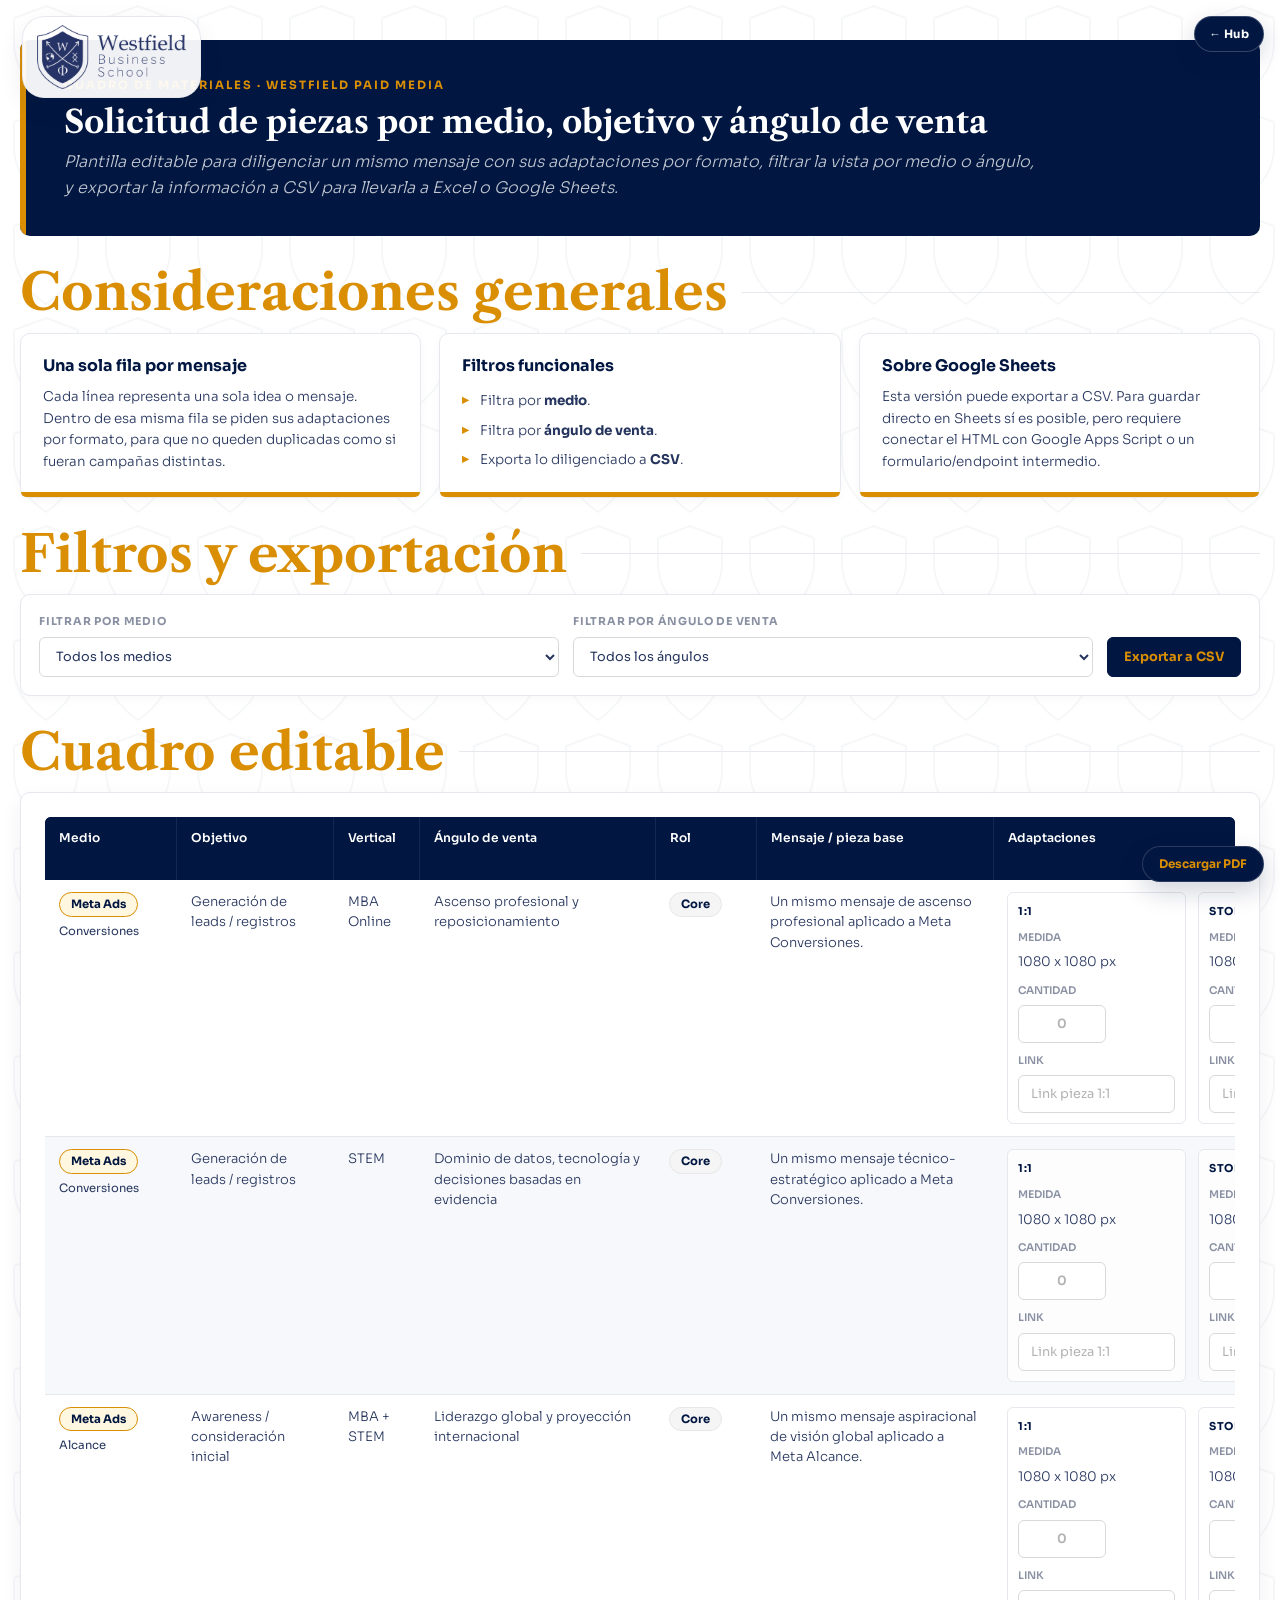
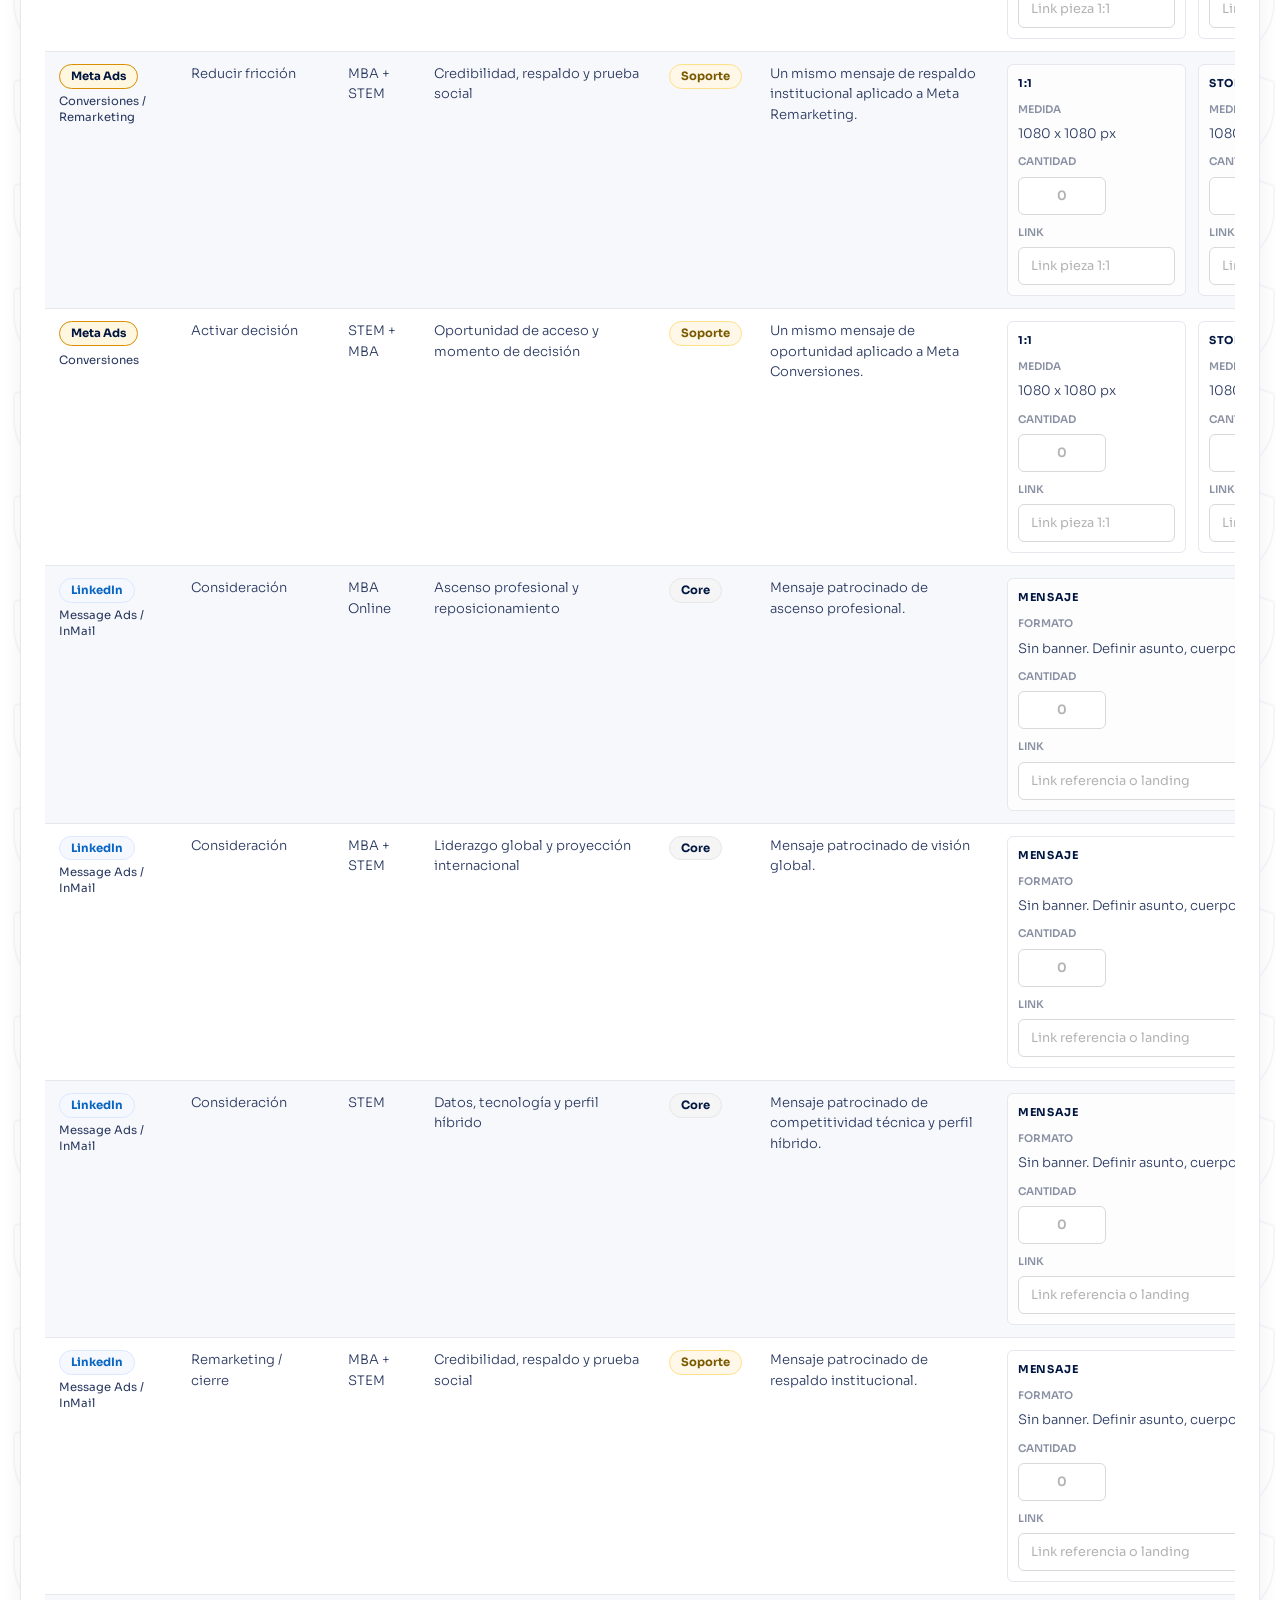
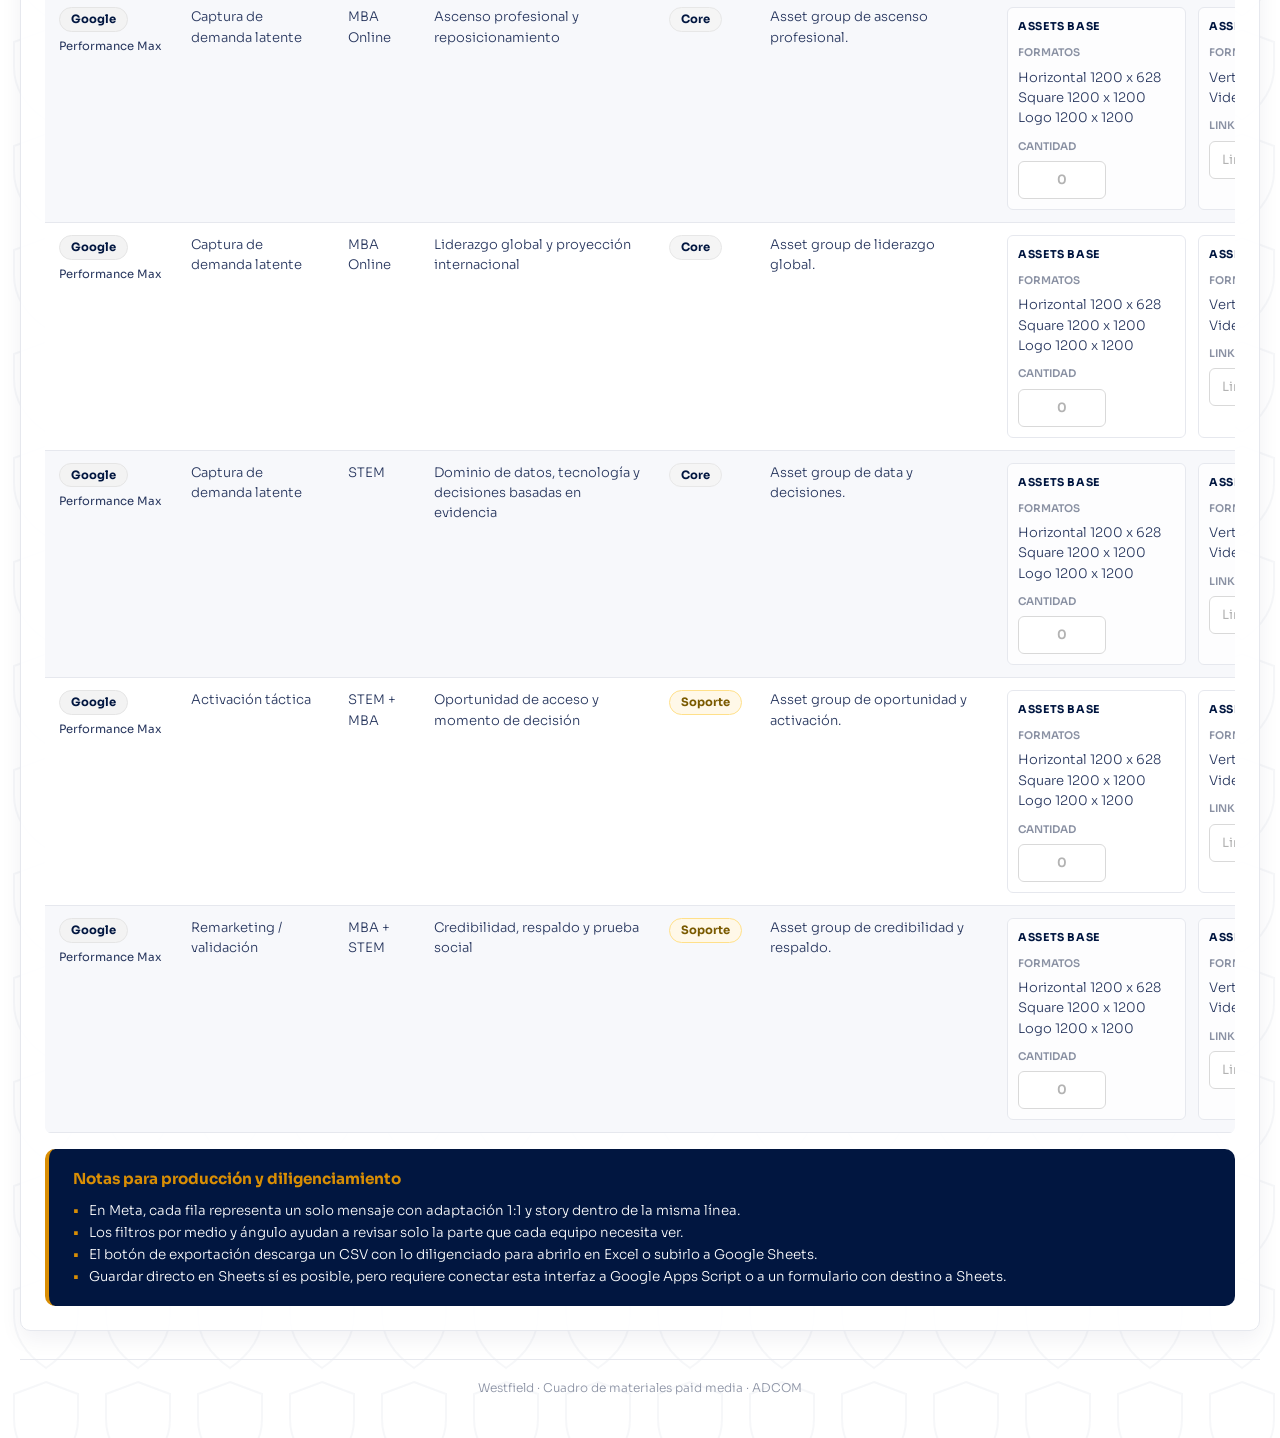
<file: pages/cuadro-materiales.html>
<!DOCTYPE html>
<html lang="es">
<head>
  <meta charset="UTF-8" />
  <meta name="viewport" content="width=device-width, initial-scale=1.0" />
  <title>Westfield | Cuadro de materiales paid media</title>
  <link href="https://fonts.googleapis.com/css2?family=Libre+Caslon+Text:wght@400;700&family=Sora:wght@300;400;500;600;700;800&display=swap" rel="stylesheet">
  <link rel="stylesheet" href="../assets/css/shared.css">
  <style>
    :root {
      --input-bg: var(--blanco);
      --input-line: #D9D9D9;
    }

    body {
      font-family: var(--font-body);
      background: var(--gris-claro);
      color: var(--gris-oscuro);
      line-height: 1.6;
      min-height: 100vh;
      padding: 40px 20px;
    }

    .container { max-width: 1500px; margin: 0 auto; }

    .hero {
      background: var(--negro);
      border-radius: var(--radius);
      padding: 36px 44px;
      margin-bottom: 24px;
      position: relative;
      overflow: hidden;
    }

    .hero::before {
      content: '';
      position: absolute;
      left: 0;
      top: 0;
      bottom: 0;
      width: 6px;
      background: var(--amarillo);
    }

    .hero .tag {
      font-size: .72rem;
      font-weight: 700;
      color: var(--amarillo);
      text-transform: uppercase;
      letter-spacing: 2px;
      margin-bottom: 10px;
    }

    .hero h1 {
      font-size: 2rem;
      color: var(--blanco);
      font-weight: 700;
      letter-spacing: -0.5px;
      line-height: 1.15;
      margin-bottom: 8px;
    }

    .hero p {
      font-size: 1rem;
      color: rgba(255,255,255,.75);
      font-weight: 300;
      font-style: italic;
      max-width: 980px;
    }

    .section-title {
      display: flex;
      align-items: center;
      gap: 14px;
      margin: 32px 0 16px;
    }

    .section-title .bar {
      background: var(--amarillo);
      padding: 8px 22px;
      border-radius: 6px;
    }

    .section-title h2 {
      font-size: 1.05rem;
      text-transform: uppercase;
      color: var(--negro);
      font-weight: 700;
      letter-spacing: -0.3px;
    }

    .section-title .line { flex: 1; height: 1px; background: var(--gris-borde); }

    .notes-grid {
      display: grid;
      grid-template-columns: repeat(3, 1fr);
      gap: 18px;
      margin-bottom: 20px;
    }

    .note-card {
      background: var(--blanco);
      border-radius: var(--radius);
      padding: 22px;
      border: 1px solid var(--gris-borde);
      position: relative;
      box-shadow: 0 2px 12px rgba(0,0,0,.03);
    }

    .note-card::after {
      content: '';
      position: absolute;
      bottom: 0;
      left: 0;
      right: 0;
      height: 5px;
      background: var(--amarillo);
      border-radius: 0 0 var(--radius) var(--radius);
    }

    .note-card h3 {
      font-size: 1rem;
      font-weight: 700;
      color: var(--negro);
      margin-bottom: 10px;
      line-height: 1.25;
    }

    .note-card p, .note-card li {
      font-size: .84rem;
      font-weight: 300;
      color: var(--gris-oscuro);
      line-height: 1.6;
    }

    .note-card ul { list-style: none; padding: 0; margin: 0; }
    .note-card li { padding: 4px 0 4px 18px; position: relative; }
    .note-card li::before {
      content: '▸';
      color: var(--amarillo);
      font-weight: 700;
      position: absolute;
      left: 0;
      top: 4px;
      font-size: .8rem;
    }

    .toolbar {
      display: grid;
      grid-template-columns: 1fr 1fr auto;
      gap: 14px;
      background: var(--blanco);
      border: 1px solid var(--gris-borde);
      border-radius: var(--radius);
      padding: 18px;
      margin-bottom: 18px;
      box-shadow: 0 2px 12px rgba(0,0,0,.03);
    }

    .control label {
      display: block;
      font-size: .68rem;
      font-weight: 700;
      color: var(--gris-medio);
      text-transform: uppercase;
      letter-spacing: .8px;
      margin-bottom: 6px;
    }

    .select,
    .qty-box,
    .field,
    .area {
      width: 100%;
      border: 1px solid var(--input-line);
      border-radius: 6px;
      background: var(--input-bg);
      padding: 10px 12px;
      font-family: inherit;
      font-size: .8rem;
      color: var(--gris-oscuro);
      outline: none;
      transition: border-color .2s ease, box-shadow .2s ease;
    }

    .select:focus,
    .qty-box:focus,
    .field:focus,
    .area:focus {
      border-color: var(--amarillo);
      box-shadow: 0 0 0 3px rgba(255,192,0,.15);
    }

    .btn {
      align-self: end;
      border: 1px solid var(--negro);
      background: var(--negro);
      color: var(--amarillo);
      border-radius: 6px;
      padding: 11px 16px;
      font-family: inherit;
      font-size: .8rem;
      font-weight: 700;
      cursor: pointer;
      transition: transform .15s ease, opacity .15s ease;
      white-space: nowrap;
    }

    .btn:hover { opacity: .92; }
    .btn:active { transform: translateY(1px); }

    .table-wrap {
      background: var(--blanco);
      border-radius: var(--radius);
      padding: 24px;
      border: 1px solid var(--gris-borde);
      box-shadow: 0 2px 12px rgba(0,0,0,.03);
      overflow: hidden;
    }

    .table-scroll { overflow-x: auto; border-radius: 6px; }

    table {
      width: 100%;
      border-collapse: collapse;
      min-width: 2300px;
      font-size: .82rem;
    }

    thead tr { background: var(--negro); color: var(--amarillo); }

    th {
      padding: 12px 14px;
      text-align: left;
      font-weight: 600;
      font-size: .76rem;
      vertical-align: top;
      border-right: 1px solid rgba(255,255,255,.08);
    }

    th:last-child { border-right: none; }

    td {
      padding: 12px 14px;
      border-bottom: 1px solid var(--gris-borde);
      vertical-align: top;
      color: var(--gris-oscuro);
      font-weight: 300;
      line-height: 1.55;
      background: var(--blanco);
    }

    tbody tr:nth-child(even) td { background: var(--gris-claro); }
    tbody tr:hover td { background: #FFFDF5; }
    tr.hidden-row { display: none; }

    .medium-tag,
    .role-tag {
      display: inline-block;
      border-radius: 50px;
      padding: 5px 11px;
      font-size: .72rem;
      font-weight: 700;
      line-height: 1.1;
      margin-bottom: 4px;
      white-space: nowrap;
    }

    .medium-meta { background: #FFF7DF; color: var(--negro); border: 1px solid var(--amarillo); }
    .medium-linkedin { background: #F5F8FF; color: #0A66C2; border: 1px solid #DCE8FF; }
    .medium-google { background: #F3F3F3; color: var(--negro); border: 1px solid #E5E5E5; }
    .role-core { background: #F5F5F5; color: var(--negro); border: 1px solid #E7E7E7; }
    .role-support { background: #FFF8E8; color: #7A5A00; border: 1px solid #FFE08A; }

    .small {
      display: inline-block;
      font-size: .72rem;
      color: var(--gris-medio);
      font-weight: 400;
      line-height: 1.4;
    }

    .qty-box { max-width: 88px; text-align: center; font-weight: 600; }
    .area { min-height: 90px; resize: vertical; }
    .field::placeholder, .area::placeholder, .qty-box::placeholder { color: #B3B3B3; }

    .adapt-grid {
      display: grid;
      grid-template-columns: 1fr 1fr;
      gap: 12px;
      min-width: 340px;
    }

    .adapt-box {
      border: 1px solid var(--gris-borde);
      border-radius: 6px;
      padding: 10px;
      background: rgba(255,255,255,.75);
    }

    .adapt-title {
      display: block;
      font-size: .68rem;
      font-weight: 700;
      color: var(--negro);
      text-transform: uppercase;
      letter-spacing: .6px;
      margin-bottom: 8px;
    }

    .adapt-sub {
      display: block;
      font-size: .66rem;
      font-weight: 600;
      color: var(--gris-medio);
      text-transform: uppercase;
      margin: 10px 0 6px;
    }

    .naming {
      display: grid;
      gap: 8px;
      font-size: .76rem;
      color: var(--negro);
      font-weight: 500;
      line-height: 1.45;
      min-width: 210px;
    }

    .footer-box {
      background: var(--negro);
      border-radius: var(--radius);
      padding: 18px 24px;
      margin-top: 16px;
      border-left: 4px solid var(--amarillo);
    }

    .footer-box h3 {
      font-size: .95rem;
      color: var(--amarillo);
      font-weight: 700;
      margin-bottom: 8px;
    }

    .footer-box ul { list-style: none; padding: 0; margin: 0; }
    .footer-box li {
      font-size: .84rem;
      color: var(--blanco);
      font-weight: 300;
      line-height: 1.65;
      padding-left: 16px;
      position: relative;
    }

    .footer-box li::before {
      content: '•';
      color: var(--amarillo);
      position: absolute;
      left: 0;
      top: 0;
      font-weight: 700;
    }

    .footer {
      text-align: center;
      margin-top: 28px;
      padding-top: 18px;
      border-top: 1px solid var(--gris-borde);
      font-size: .75rem;
      color: var(--gris-medio);
      font-weight: 300;
    }

    @media (max-width: 1100px) {
      .notes-grid { grid-template-columns: 1fr; }
      .toolbar { grid-template-columns: 1fr; }
      .hero { padding: 28px 24px; }
      .hero h1 { font-size: 1.55rem; }
      body { padding: 20px 12px; }
      .table-wrap { padding: 16px; }
      .adapt-grid { grid-template-columns: 1fr; min-width: 280px; }
    }
  
/* Template PPT 2026 alignment */
body{font-family:var(--font-body)!important;color:var(--negro);background-color:var(--blanco)!important;background-image:var(--westfield-pattern)!important;background-size:92px 104px!important}
h1,h2,.hero h1,.slide-cover h1,.cover h1{font-family:var(--font-title)!important;letter-spacing:0!important;text-transform:none!important;color:var(--negro)}
.slide,.cover,.slide-cover,.index-modal{background-color:var(--blanco)!important;background-image:var(--westfield-pattern)!important;background-size:92px 104px!important}
.slide-section,.claim,.claim-box,.hero,.funnel-step,.mix-tab.active,.tab.active,thead tr,tfoot tr,.metric:first-child,.kpi.accent{background:var(--negro)!important;color:var(--blanco)!important}
.slide-header,.top .header{background:transparent!important;padding:0!important;border-radius:0!important;box-shadow:none!important;white-space:normal!important}
.slide-header h2,.top .header h2,.section-title h2{font-family:var(--font-title)!important;color:var(--amarillo)!important;font-size:clamp(2.1rem,4vw,4rem)!important;line-height:.95!important;text-transform:none!important;letter-spacing:0!important}
.card,.stat-card,.panel,.metric,.kpi,.chart-box,.conclusion-card,.strategic-card,.insight-card,.timeline-item,.tl,.action,.mini-kpi,.table-wrap,.mix-panel-container,.panels,.note,.note-box,.quote,.quote-box{border-color:var(--gris-borde)!important;border-radius:var(--radius)!important;box-shadow:var(--shadow-card)!important}
.card,.stat-card,.panel,.metric,.kpi,.chart-box,.conclusion-card,.strategic-card,.insight-card,.timeline-item,.tl,.action,.mini-kpi,.table-wrap,.mix-panel-container,.panels{background:rgba(255,255,255,.94)!important}
.num,.badge,.panel-header-badge,.period-badge,.filter.active,.index-btn,.index-toggle-btn{background:var(--negro)!important;color:var(--amarillo)!important;border-color:var(--negro)!important}
.val,.stat-val,.metric-value,.kpi-val{color:var(--negro)!important;font-family:var(--font-body)!important}
.metric:first-child .metric-value,.kpi.accent .kpi-val,.claim strong,.claim-box strong,tfoot tr,.mix-tab.active .pct{color:var(--amarillo)!important}
th{background:var(--negro)!important;color:var(--blanco)!important;font-family:var(--font-body)!important}
.progress,.progress-bar,.bar-fill.yellow,.bar span,.metric::after,.kpi::after,.card::after{background:var(--amarillo)!important}
.nav-btn,.nav button,.tools button,.filter,.tab,.mix-tab{font-family:var(--font-body)!important;border-radius:999px!important}
.nav-btn:hover,.nav button:hover,.tools button:hover,.filter:hover,.tab:hover,.mix-tab:hover{background:var(--negro)!important;color:var(--amarillo)!important;border-color:var(--negro)!important}
.light-text,.desc,.body-text,.small,.metric-note,.kpi-sub,.card p,.panel-box p,td{color:var(--gris-oscuro)!important}
.hero h1{color:var(--blanco)!important}
.section-title .bar{background:transparent!important;padding:0!important;border-radius:0!important}
.index-btn,.index-toggle-btn{right:112px!important}
@media(max-width:768px){.slide-header h2,.top .header h2{font-size:2rem!important}}
  </style>
</head>
<body>
<img class="wbs-brand-logo" src="../assets/img/logo-wbs-azul.png" alt="Westfield Business School">
<button class="pdf-download" type="button" onclick="window.print()">Descargar PDF</button>
<a class="hub-back" href="../index.html">← Hub</a>
  <div class="container">
    <section class="hero">
      <div class="tag">Cuadro de materiales · Westfield Paid Media</div>
      <h1>Solicitud de piezas por medio, objetivo y ángulo de venta</h1>
      <p>Plantilla editable para diligenciar un mismo mensaje con sus adaptaciones por formato, filtrar la vista por medio o ángulo, y exportar la información a CSV para llevarla a Excel o Google Sheets.</p>
    </section>

    <div class="section-title">
      <div class="bar"><h2>Consideraciones generales</h2></div>
      <div class="line"></div>
    </div>

    <section class="notes-grid">
      <article class="note-card">
        <h3>Una sola fila por mensaje</h3>
        <p>Cada línea representa una sola idea o mensaje. Dentro de esa misma fila se piden sus adaptaciones por formato, para que no queden duplicadas como si fueran campañas distintas.</p>
      </article>
      <article class="note-card">
        <h3>Filtros funcionales</h3>
        <ul>
          <li>Filtra por <strong>medio</strong>.</li>
          <li>Filtra por <strong>ángulo de venta</strong>.</li>
          <li>Exporta lo diligenciado a <strong>CSV</strong>.</li>
        </ul>
      </article>
      <article class="note-card">
        <h3>Sobre Google Sheets</h3>
        <p>Esta versión puede exportar a CSV. Para guardar directo en Sheets sí es posible, pero requiere conectar el HTML con Google Apps Script o un formulario/endpoint intermedio.</p>
      </article>
    </section>

    <div class="section-title">
      <div class="bar"><h2>Filtros y exportación</h2></div>
      <div class="line"></div>
    </div>

    <section class="toolbar">
      <div class="control">
        <label for="filterMedium">Filtrar por medio</label>
        <select id="filterMedium" class="select">
          <option value="all">Todos los medios</option>
          <option value="Meta Ads">Meta Ads</option>
          <option value="LinkedIn">LinkedIn</option>
          <option value="Google">Google</option>
        </select>
      </div>
      <div class="control">
        <label for="filterAngle">Filtrar por ángulo de venta</label>
        <select id="filterAngle" class="select">
          <option value="all">Todos los ángulos</option>
          <option value="Ascenso profesional y reposicionamiento">Ascenso profesional y reposicionamiento</option>
          <option value="Dominio de datos, tecnología y decisiones basadas en evidencia">Dominio de datos, tecnología y decisiones basadas en evidencia</option>
          <option value="Liderazgo global y proyección internacional">Liderazgo global y proyección internacional</option>
          <option value="Credibilidad, respaldo y prueba social">Credibilidad, respaldo y prueba social</option>
          <option value="Oportunidad de acceso y momento de decisión">Oportunidad de acceso y momento de decisión</option>
          <option value="Datos, tecnología y perfil híbrido">Datos, tecnología y perfil híbrido</option>
        </select>
      </div>
      <button class="btn" id="exportCsvBtn">Exportar a CSV</button>
    </section>

    <div class="section-title">
      <div class="bar"><h2>Cuadro editable</h2></div>
      <div class="line"></div>
    </div>

    <section class="table-wrap">
      <div class="table-scroll">
        <table id="materialsTable">
          <thead>
            <tr>
              <th>Medio</th>
              <th>Objetivo</th>
              <th>Vertical</th>
              <th>Ángulo de venta</th>
              <th>Rol</th>
              <th>Mensaje / pieza base</th>
              <th>Adaptaciones</th>
              <th>Qué pedir al equipo creativo</th>
              <th>Caption / lineamientos</th>
              <th>Recomendaciones estratégicas</th>
              <th>Nomenclatura sugerida</th>
            </tr>
          </thead>
          <tbody>
            <tr data-medium="Meta Ads" data-angle="Ascenso profesional y reposicionamiento">
              <td><span class="medium-tag medium-meta">Meta Ads</span><br><span class="small">Conversiones</span></td>
              <td>Generación de leads / registros</td>
              <td>MBA Online</td>
              <td>Ascenso profesional y reposicionamiento</td>
              <td><span class="role-tag role-core">Core</span></td>
              <td>Un mismo mensaje de ascenso profesional aplicado a Meta Conversiones.</td>
              <td>
                <div class="adapt-grid">
                  <div class="adapt-box">
                    <span class="adapt-title">1:1</span>
                    <span class="adapt-sub">Medida</span>
                    <div>1080 x 1080 px</div>
                    <span class="adapt-sub">Cantidad</span>
                    <input class="qty-box" type="text" placeholder="0" data-export="cantidad_1x1">
                    <span class="adapt-sub">Link</span>
                    <input class="field" type="text" placeholder="Link pieza 1:1" data-export="link_1x1">
                  </div>
                  <div class="adapt-box">
                    <span class="adapt-title">Story</span>
                    <span class="adapt-sub">Medida</span>
                    <div>1080 x 1920 px</div>
                    <span class="adapt-sub">Cantidad</span>
                    <input class="qty-box" type="text" placeholder="0" data-export="cantidad_story">
                    <span class="adapt-sub">Link</span>
                    <input class="field" type="text" placeholder="Link pieza story" data-export="link_story">
                  </div>
                </div>
              </td>
              <td>Visual principal por eje, con espacio limpio para titular y CTA. Tono ejecutivo y aspiracional.</td>
              <td><textarea class="area" placeholder="Escribe aquí el caption o lineamientos del mensaje..." data-export="caption"></textarea></td>
              <td>Ideal para validar intención. Priorizar beneficio profesional claro y lectura rápida en mobile.</td>
              <td class="naming"><div>MBA_Ascenso_Static_1x1</div><div>MBA_Ascenso_Story_9x16</div></td>
            </tr>

            <tr data-medium="Meta Ads" data-angle="Dominio de datos, tecnología y decisiones basadas en evidencia">
              <td><span class="medium-tag medium-meta">Meta Ads</span><br><span class="small">Conversiones</span></td>
              <td>Generación de leads / registros</td>
              <td>STEM</td>
              <td>Dominio de datos, tecnología y decisiones basadas en evidencia</td>
              <td><span class="role-tag role-core">Core</span></td>
              <td>Un mismo mensaje técnico-estratégico aplicado a Meta Conversiones.</td>
              <td>
                <div class="adapt-grid">
                  <div class="adapt-box">
                    <span class="adapt-title">1:1</span>
                    <span class="adapt-sub">Medida</span>
                    <div>1080 x 1080 px</div>
                    <span class="adapt-sub">Cantidad</span>
                    <input class="qty-box" type="text" placeholder="0" data-export="cantidad_1x1">
                    <span class="adapt-sub">Link</span>
                    <input class="field" type="text" placeholder="Link pieza 1:1" data-export="link_1x1">
                  </div>
                  <div class="adapt-box">
                    <span class="adapt-title">Story</span>
                    <span class="adapt-sub">Medida</span>
                    <div>1080 x 1920 px</div>
                    <span class="adapt-sub">Cantidad</span>
                    <input class="qty-box" type="text" placeholder="0" data-export="cantidad_story">
                    <span class="adapt-sub">Link</span>
                    <input class="field" type="text" placeholder="Link pieza story" data-export="link_story">
                  </div>
                </div>
              </td>
              <td>Visuales que muestren analítica, tecnología, dashboards o trabajo aplicado con enfoque profesional.</td>
              <td><textarea class="area" placeholder="Escribe aquí el caption o lineamientos del mensaje..." data-export="caption"></textarea></td>
              <td>Hablar de relevancia futura y capacidad concreta. Mejor utilidad que discurso abstracto.</td>
              <td class="naming"><div>STEM_Data_Static_1x1</div><div>STEM_Data_Story_9x16</div></td>
            </tr>

            <tr data-medium="Meta Ads" data-angle="Liderazgo global y proyección internacional">
              <td><span class="medium-tag medium-meta">Meta Ads</span><br><span class="small">Alcance</span></td>
              <td>Awareness / consideración inicial</td>
              <td>MBA + STEM</td>
              <td>Liderazgo global y proyección internacional</td>
              <td><span class="role-tag role-core">Core</span></td>
              <td>Un mismo mensaje aspiracional de visión global aplicado a Meta Alcance.</td>
              <td>
                <div class="adapt-grid">
                  <div class="adapt-box">
                    <span class="adapt-title">1:1</span>
                    <span class="adapt-sub">Medida</span>
                    <div>1080 x 1080 px</div>
                    <span class="adapt-sub">Cantidad</span>
                    <input class="qty-box" type="text" placeholder="0" data-export="cantidad_1x1">
                    <span class="adapt-sub">Link</span>
                    <input class="field" type="text" placeholder="Link pieza 1:1" data-export="link_1x1">
                  </div>
                  <div class="adapt-box">
                    <span class="adapt-title">Story</span>
                    <span class="adapt-sub">Medida</span>
                    <div>1080 x 1920 px</div>
                    <span class="adapt-sub">Cantidad</span>
                    <input class="qty-box" type="text" placeholder="0" data-export="cantidad_story">
                    <span class="adapt-sub">Link</span>
                    <input class="field" type="text" placeholder="Link pieza story" data-export="link_story">
                  </div>
                </div>
              </td>
              <td>Visual institucional o aspiracional que comunique visión internacional, networking y prestigio.</td>
              <td><textarea class="area" placeholder="Escribe aquí el caption o lineamientos del mensaje..." data-export="caption"></textarea></td>
              <td>Útil para abrir conversación de marca. Debe sentirse premium y menos promocional.</td>
              <td class="naming"><div>Global_Static_1x1</div><div>Global_Story_9x16</div></td>
            </tr>

            <tr data-medium="Meta Ads" data-angle="Credibilidad, respaldo y prueba social">
              <td><span class="medium-tag medium-meta">Meta Ads</span><br><span class="small">Conversiones / Remarketing</span></td>
              <td>Reducir fricción</td>
              <td>MBA + STEM</td>
              <td>Credibilidad, respaldo y prueba social</td>
              <td><span class="role-tag role-support">Soporte</span></td>
              <td>Un mismo mensaje de respaldo institucional aplicado a Meta Remarketing.</td>
              <td>
                <div class="adapt-grid">
                  <div class="adapt-box">
                    <span class="adapt-title">1:1</span>
                    <span class="adapt-sub">Medida</span>
                    <div>1080 x 1080 px</div>
                    <span class="adapt-sub">Cantidad</span>
                    <input class="qty-box" type="text" placeholder="0" data-export="cantidad_1x1">
                    <span class="adapt-sub">Link</span>
                    <input class="field" type="text" placeholder="Link pieza 1:1" data-export="link_1x1">
                  </div>
                  <div class="adapt-box">
                    <span class="adapt-title">Story</span>
                    <span class="adapt-sub">Medida</span>
                    <div>1080 x 1920 px</div>
                    <span class="adapt-sub">Cantidad</span>
                    <input class="qty-box" type="text" placeholder="0" data-export="cantidad_story">
                    <span class="adapt-sub">Link</span>
                    <input class="field" type="text" placeholder="Link pieza story" data-export="link_story">
                  </div>
                </div>
              </td>
              <td>Piezas con señales de confianza: acreditación, comunidad, trayectoria, faculty, outcomes o testimonios.</td>
              <td><textarea class="area" placeholder="Escribe aquí el caption o lineamientos del mensaje..." data-export="caption"></textarea></td>
              <td>Especialmente útil en audiencias tibias o retargeting. Debe responder “sí, esto es serio”.</td>
              <td class="naming"><div>Brand_Credibilidad_Static_1x1</div><div>Brand_Credibilidad_Story_9x16</div></td>
            </tr>

            <tr data-medium="Meta Ads" data-angle="Oportunidad de acceso y momento de decisión">
              <td><span class="medium-tag medium-meta">Meta Ads</span><br><span class="small">Conversiones</span></td>
              <td>Activar decisión</td>
              <td>STEM + MBA</td>
              <td>Oportunidad de acceso y momento de decisión</td>
              <td><span class="role-tag role-support">Soporte</span></td>
              <td>Un mismo mensaje de oportunidad aplicado a Meta Conversiones.</td>
              <td>
                <div class="adapt-grid">
                  <div class="adapt-box">
                    <span class="adapt-title">1:1</span>
                    <span class="adapt-sub">Medida</span>
                    <div>1080 x 1080 px</div>
                    <span class="adapt-sub">Cantidad</span>
                    <input class="qty-box" type="text" placeholder="0" data-export="cantidad_1x1">
                    <span class="adapt-sub">Link</span>
                    <input class="field" type="text" placeholder="Link pieza 1:1" data-export="link_1x1">
                  </div>
                  <div class="adapt-box">
                    <span class="adapt-title">Story</span>
                    <span class="adapt-sub">Medida</span>
                    <div>1080 x 1920 px</div>
                    <span class="adapt-sub">Cantidad</span>
                    <input class="qty-box" type="text" placeholder="0" data-export="cantidad_story">
                    <span class="adapt-sub">Link</span>
                    <input class="field" type="text" placeholder="Link pieza story" data-export="link_story">
                  </div>
                </div>
              </td>
              <td>Piezas con urgencia elegante: convocatoria, apertura, oportunidad o siguiente cohorte.</td>
              <td><textarea class="area" placeholder="Escribe aquí el caption o lineamientos del mensaje..." data-export="caption"></textarea></td>
              <td>No vender desde presión vacía. Mejor un tono de oportunidad concreta y timing profesional.</td>
              <td class="naming"><div>Opportunity_Static_1x1</div><div>Opportunity_Story_9x16</div></td>
            </tr>

            <tr data-medium="LinkedIn" data-angle="Ascenso profesional y reposicionamiento">
              <td><span class="medium-tag medium-linkedin">LinkedIn</span><br><span class="small">Message Ads / InMail</span></td>
              <td>Consideración</td>
              <td>MBA Online</td>
              <td>Ascenso profesional y reposicionamiento</td>
              <td><span class="role-tag role-core">Core</span></td>
              <td>Mensaje patrocinado de ascenso profesional.</td>
              <td>
                <div class="adapt-grid" style="grid-template-columns:1fr;min-width:220px;">
                  <div class="adapt-box">
                    <span class="adapt-title">Mensaje</span>
                    <span class="adapt-sub">Formato</span>
                    <div>Sin banner. Definir asunto, cuerpo y CTA.</div>
                    <span class="adapt-sub">Cantidad</span>
                    <input class="qty-box" type="text" placeholder="0" data-export="cantidad_mensaje">
                    <span class="adapt-sub">Link</span>
                    <input class="field" type="text" placeholder="Link referencia o landing" data-export="link_mensaje">
                  </div>
                </div>
              </td>
              <td>Mensaje consultivo, directo y personalizado al momento profesional del usuario.</td>
              <td><textarea class="area" placeholder="Escribe aquí el caption o lineamientos del mensaje..." data-export="caption"></textarea></td>
              <td>El peso está en la claridad del mensaje y el contexto profesional del usuario.</td>
              <td class="naming"><div>MBA_Ascenso_Message</div></td>
            </tr>

            <tr data-medium="LinkedIn" data-angle="Liderazgo global y proyección internacional">
              <td><span class="medium-tag medium-linkedin">LinkedIn</span><br><span class="small">Message Ads / InMail</span></td>
              <td>Consideración</td>
              <td>MBA + STEM</td>
              <td>Liderazgo global y proyección internacional</td>
              <td><span class="role-tag role-core">Core</span></td>
              <td>Mensaje patrocinado de visión global.</td>
              <td>
                <div class="adapt-grid" style="grid-template-columns:1fr;min-width:220px;">
                  <div class="adapt-box">
                    <span class="adapt-title">Mensaje</span>
                    <span class="adapt-sub">Formato</span>
                    <div>Sin banner. Definir asunto, cuerpo y CTA.</div>
                    <span class="adapt-sub">Cantidad</span>
                    <input class="qty-box" type="text" placeholder="0" data-export="cantidad_mensaje">
                    <span class="adapt-sub">Link</span>
                    <input class="field" type="text" placeholder="Link referencia o landing" data-export="link_mensaje">
                  </div>
                </div>
              </td>
              <td>Mensaje premium con ángulo internacional, crecimiento y visión de negocio más amplia.</td>
              <td><textarea class="area" placeholder="Escribe aquí el caption o lineamientos del mensaje..." data-export="caption"></textarea></td>
              <td>Debe sentirse uno a uno, no masivo.</td>
              <td class="naming"><div>Global_Message</div></td>
            </tr>

            <tr data-medium="LinkedIn" data-angle="Datos, tecnología y perfil híbrido">
              <td><span class="medium-tag medium-linkedin">LinkedIn</span><br><span class="small">Message Ads / InMail</span></td>
              <td>Consideración</td>
              <td>STEM</td>
              <td>Datos, tecnología y perfil híbrido</td>
              <td><span class="role-tag role-core">Core</span></td>
              <td>Mensaje patrocinado de competitividad técnica y perfil híbrido.</td>
              <td>
                <div class="adapt-grid" style="grid-template-columns:1fr;min-width:220px;">
                  <div class="adapt-box">
                    <span class="adapt-title">Mensaje</span>
                    <span class="adapt-sub">Formato</span>
                    <div>Sin banner. Definir asunto, cuerpo y CTA.</div>
                    <span class="adapt-sub">Cantidad</span>
                    <input class="qty-box" type="text" placeholder="0" data-export="cantidad_mensaje">
                    <span class="adapt-sub">Link</span>
                    <input class="field" type="text" placeholder="Link referencia o landing" data-export="link_mensaje">
                  </div>
                </div>
              </td>
              <td>Mensaje orientado a competitividad futura, desarrollo técnico-estratégico y actualización profesional.</td>
              <td><textarea class="area" placeholder="Escribe aquí el caption o lineamientos del mensaje..." data-export="caption"></textarea></td>
              <td>Hablar desde desarrollo profesional y valor futuro del perfil.</td>
              <td class="naming"><div>STEM_Data_Message</div></td>
            </tr>

            <tr data-medium="LinkedIn" data-angle="Credibilidad, respaldo y prueba social">
              <td><span class="medium-tag medium-linkedin">LinkedIn</span><br><span class="small">Message Ads / InMail</span></td>
              <td>Remarketing / cierre</td>
              <td>MBA + STEM</td>
              <td>Credibilidad, respaldo y prueba social</td>
              <td><span class="role-tag role-support">Soporte</span></td>
              <td>Mensaje patrocinado de respaldo institucional.</td>
              <td>
                <div class="adapt-grid" style="grid-template-columns:1fr;min-width:220px;">
                  <div class="adapt-box">
                    <span class="adapt-title">Mensaje</span>
                    <span class="adapt-sub">Formato</span>
                    <div>Sin banner. Definir asunto, cuerpo y CTA.</div>
                    <span class="adapt-sub">Cantidad</span>
                    <input class="qty-box" type="text" placeholder="0" data-export="cantidad_mensaje">
                    <span class="adapt-sub">Link</span>
                    <input class="field" type="text" placeholder="Link referencia o landing" data-export="link_mensaje">
                  </div>
                </div>
              </td>
              <td>Mensaje que reduzca dudas sobre seriedad académica, comunidad y respaldo institucional.</td>
              <td><textarea class="area" placeholder="Escribe aquí el caption o lineamientos del mensaje..." data-export="caption"></textarea></td>
              <td>Más útil cuando el usuario ya mostró interés y necesita una razón para avanzar.</td>
              <td class="naming"><div>Brand_Credibilidad_Message</div></td>
            </tr>

            <tr data-medium="Google" data-angle="Ascenso profesional y reposicionamiento">
              <td><span class="medium-tag medium-google">Google</span><br><span class="small">Performance Max</span></td>
              <td>Captura de demanda latente</td>
              <td>MBA Online</td>
              <td>Ascenso profesional y reposicionamiento</td>
              <td><span class="role-tag role-core">Core</span></td>
              <td>Asset group de ascenso profesional.</td>
              <td>
                <div class="adapt-grid">
                  <div class="adapt-box">
                    <span class="adapt-title">Assets base</span>
                    <span class="adapt-sub">Formatos</span>
                    <div>Horizontal 1200 x 628<br>Square 1200 x 1200<br>Logo 1200 x 1200</div>
                    <span class="adapt-sub">Cantidad</span>
                    <input class="qty-box" type="text" placeholder="0" data-export="cantidad_assets">
                  </div>
                  <div class="adapt-box">
                    <span class="adapt-title">Assets opcionales</span>
                    <span class="adapt-sub">Formatos</span>
                    <div>Vertical 960 x 1200<br>Video / extras</div>
                    <span class="adapt-sub">Link</span>
                    <input class="field" type="text" placeholder="Link carpeta o assets" data-export="link_assets">
                  </div>
                </div>
              </td>
              <td>Crear asset group por ángulo, con visuales alineados a una sola narrativa. No mezclar ascenso con otros ejes.</td>
              <td><textarea class="area" placeholder="Escribe aquí headlines, descripciones o lineamientos del asset group..." data-export="caption"></textarea></td>
              <td>PMax aprende mejor cuando el grupo tiene coherencia semántica.</td>
              <td class="naming"><div>MBA_Ascenso_AssetGroup</div></td>
            </tr>

            <tr data-medium="Google" data-angle="Liderazgo global y proyección internacional">
              <td><span class="medium-tag medium-google">Google</span><br><span class="small">Performance Max</span></td>
              <td>Captura de demanda latente</td>
              <td>MBA Online</td>
              <td>Liderazgo global y proyección internacional</td>
              <td><span class="role-tag role-core">Core</span></td>
              <td>Asset group de liderazgo global.</td>
              <td>
                <div class="adapt-grid">
                  <div class="adapt-box">
                    <span class="adapt-title">Assets base</span>
                    <span class="adapt-sub">Formatos</span>
                    <div>Horizontal 1200 x 628<br>Square 1200 x 1200<br>Logo 1200 x 1200</div>
                    <span class="adapt-sub">Cantidad</span>
                    <input class="qty-box" type="text" placeholder="0" data-export="cantidad_assets">
                  </div>
                  <div class="adapt-box">
                    <span class="adapt-title">Assets opcionales</span>
                    <span class="adapt-sub">Formatos</span>
                    <div>Vertical 960 x 1200<br>Video / extras</div>
                    <span class="adapt-sub">Link</span>
                    <input class="field" type="text" placeholder="Link carpeta o assets" data-export="link_assets">
                  </div>
                </div>
              </td>
              <td>Visuales premium e institucionales; considerar apoyo en video corto para ampliar inventario.</td>
              <td><textarea class="area" placeholder="Escribe aquí headlines, descripciones o lineamientos del asset group..." data-export="caption"></textarea></td>
              <td>Mantener consistencia entre assets y landing.</td>
              <td class="naming"><div>MBA_Global_AssetGroup</div></td>
            </tr>

            <tr data-medium="Google" data-angle="Dominio de datos, tecnología y decisiones basadas en evidencia">
              <td><span class="medium-tag medium-google">Google</span><br><span class="small">Performance Max</span></td>
              <td>Captura de demanda latente</td>
              <td>STEM</td>
              <td>Dominio de datos, tecnología y decisiones basadas en evidencia</td>
              <td><span class="role-tag role-core">Core</span></td>
              <td>Asset group de data y decisiones.</td>
              <td>
                <div class="adapt-grid">
                  <div class="adapt-box">
                    <span class="adapt-title">Assets base</span>
                    <span class="adapt-sub">Formatos</span>
                    <div>Horizontal 1200 x 628<br>Square 1200 x 1200<br>Logo 1200 x 1200</div>
                    <span class="adapt-sub">Cantidad</span>
                    <input class="qty-box" type="text" placeholder="0" data-export="cantidad_assets">
                  </div>
                  <div class="adapt-box">
                    <span class="adapt-title">Assets opcionales</span>
                    <span class="adapt-sub">Formatos</span>
                    <div>Vertical 960 x 1200<br>Video / extras</div>
                    <span class="adapt-sub">Link</span>
                    <input class="field" type="text" placeholder="Link carpeta o assets" data-export="link_assets">
                  </div>
                </div>
              </td>
              <td>Visuales de analítica, sistemas, trabajo aplicado e impacto profesional.</td>
              <td><textarea class="area" placeholder="Escribe aquí headlines, descripciones o lineamientos del asset group..." data-export="caption"></textarea></td>
              <td>Debe sentirse actualizado, útil y competitivo.</td>
              <td class="naming"><div>STEM_Data_AssetGroup</div></td>
            </tr>

            <tr data-medium="Google" data-angle="Oportunidad de acceso y momento de decisión">
              <td><span class="medium-tag medium-google">Google</span><br><span class="small">Performance Max</span></td>
              <td>Activación táctica</td>
              <td>STEM + MBA</td>
              <td>Oportunidad de acceso y momento de decisión</td>
              <td><span class="role-tag role-support">Soporte</span></td>
              <td>Asset group de oportunidad y activación.</td>
              <td>
                <div class="adapt-grid">
                  <div class="adapt-box">
                    <span class="adapt-title">Assets base</span>
                    <span class="adapt-sub">Formatos</span>
                    <div>Horizontal 1200 x 628<br>Square 1200 x 1200<br>Logo 1200 x 1200</div>
                    <span class="adapt-sub">Cantidad</span>
                    <input class="qty-box" type="text" placeholder="0" data-export="cantidad_assets">
                  </div>
                  <div class="adapt-box">
                    <span class="adapt-title">Assets opcionales</span>
                    <span class="adapt-sub">Formatos</span>
                    <div>Vertical 960 x 1200<br>Video / extras</div>
                    <span class="adapt-sub">Link</span>
                    <input class="field" type="text" placeholder="Link carpeta o assets" data-export="link_assets">
                  </div>
                </div>
              </td>
              <td>Assets alineados con timing, oportunidad y siguiente paso.</td>
              <td><textarea class="area" placeholder="Escribe aquí headlines, descripciones o lineamientos del asset group..." data-export="caption"></textarea></td>
              <td>Mejor como grupo táctico. No contaminar grupos más aspiracionales.</td>
              <td class="naming"><div>Opportunity_AssetGroup_Action</div></td>
            </tr>

            <tr data-medium="Google" data-angle="Credibilidad, respaldo y prueba social">
              <td><span class="medium-tag medium-google">Google</span><br><span class="small">Performance Max</span></td>
              <td>Remarketing / validación</td>
              <td>MBA + STEM</td>
              <td>Credibilidad, respaldo y prueba social</td>
              <td><span class="role-tag role-support">Soporte</span></td>
              <td>Asset group de credibilidad y respaldo.</td>
              <td>
                <div class="adapt-grid">
                  <div class="adapt-box">
                    <span class="adapt-title">Assets base</span>
                    <span class="adapt-sub">Formatos</span>
                    <div>Horizontal 1200 x 628<br>Square 1200 x 1200<br>Logo 1200 x 1200</div>
                    <span class="adapt-sub">Cantidad</span>
                    <input class="qty-box" type="text" placeholder="0" data-export="cantidad_assets">
                  </div>
                  <div class="adapt-box">
                    <span class="adapt-title">Assets opcionales</span>
                    <span class="adapt-sub">Formatos</span>
                    <div>Vertical 960 x 1200<br>Video / extras</div>
                    <span class="adapt-sub">Link</span>
                    <input class="field" type="text" placeholder="Link carpeta o assets" data-export="link_assets">
                  </div>
                </div>
              </td>
              <td>Visuales con comunidad, resultados, reputación, trayectoria, faculty y señales de seriedad.</td>
              <td><textarea class="area" placeholder="Escribe aquí headlines, descripciones o lineamientos del asset group..." data-export="caption"></textarea></td>
              <td>Buen grupo para audiencias con interés previo. Debe resolver la duda de confianza.</td>
              <td class="naming"><div>Brand_Credibilidad_AssetGroup</div></td>
            </tr>
          </tbody>
        </table>
      </div>

      <div class="footer-box">
        <h3>Notas para producción y diligenciamiento</h3>
        <ul>
          <li>En Meta, cada fila representa un solo mensaje con adaptación 1:1 y story dentro de la misma línea.</li>
          <li>Los filtros por medio y ángulo ayudan a revisar solo la parte que cada equipo necesita ver.</li>
          <li>El botón de exportación descarga un CSV con lo diligenciado para abrirlo en Excel o subirlo a Google Sheets.</li>
          <li>Guardar directo en Sheets sí es posible, pero requiere conectar esta interfaz a Google Apps Script o a un formulario con destino a Sheets.</li>
        </ul>
      </div>
    </section>

    <div class="footer">Westfield · Cuadro de materiales paid media · ADCOM</div>
  </div>

  <script>
    const filterMedium = document.getElementById('filterMedium');
    const filterAngle = document.getElementById('filterAngle');
    const exportBtn = document.getElementById('exportCsvBtn');
    const rows = Array.from(document.querySelectorAll('#materialsTable tbody tr'));

    function applyFilters() {
      const mediumValue = filterMedium.value;
      const angleValue = filterAngle.value;

      rows.forEach((row) => {
        const rowMedium = row.dataset.medium;
        const rowAngle = row.dataset.angle;
        const mediumMatch = mediumValue === 'all' || rowMedium === mediumValue;
        const angleMatch = angleValue === 'all' || rowAngle === angleValue;
        row.classList.toggle('hidden-row', !(mediumMatch && angleMatch));
      });
    }

    filterMedium.addEventListener('change', applyFilters);
    filterAngle.addEventListener('change', applyFilters);

    function escapeCsv(value) {
      const safe = String(value ?? '').replace(/"/g, '""');
      return `"${safe}"`;
    }

    function collectRowData(row) {
      const text = (selector) => row.querySelector(selector)?.innerText?.trim() || '';
      const inputValue = (name) => row.querySelector(`[data-export="${name}"]`)?.value?.trim() || '';
      const naming = Array.from(row.querySelectorAll('.naming div')).map(el => el.innerText.trim()).join(' | ');

      return {
        medio: row.dataset.medium || '',
        objetivo: row.children[1]?.innerText.trim() || '',
        vertical: row.children[2]?.innerText.trim() || '',
        angulo: row.dataset.angle || '',
        rol: row.children[4]?.innerText.trim() || '',
        mensaje_base: row.children[5]?.innerText.trim() || '',
        cantidad_1x1: inputValue('cantidad_1x1'),
        link_1x1: inputValue('link_1x1'),
        cantidad_story: inputValue('cantidad_story'),
        link_story: inputValue('link_story'),
        cantidad_mensaje: inputValue('cantidad_mensaje'),
        link_mensaje: inputValue('link_mensaje'),
        cantidad_assets: inputValue('cantidad_assets'),
        link_assets: inputValue('link_assets'),
        caption: inputValue('caption'),
        pedido_creativo: row.children[7]?.innerText.trim() || '',
        recomendaciones: row.children[9]?.innerText.trim() || '',
        nomenclatura: naming
      };
    }

    function exportTableToCsv() {
      const visibleRows = rows.filter(row => !row.classList.contains('hidden-row'));
      const headers = [
        'Medio','Objetivo','Vertical','Angulo de venta','Rol','Mensaje base',
        'Cantidad 1:1','Link 1:1','Cantidad Story','Link Story',
        'Cantidad Mensaje','Link Mensaje','Cantidad Assets','Link Assets',
        'Caption / lineamientos','Que pedir al equipo creativo','Recomendaciones estrategicas','Nomenclatura sugerida'
      ];

      const lines = [headers.map(escapeCsv).join(',')];

      visibleRows.forEach((row) => {
        const data = collectRowData(row);
        const line = [
          data.medio,
          data.objetivo,
          data.vertical,
          data.angulo,
          data.rol,
          data.mensaje_base,
          data.cantidad_1x1,
          data.link_1x1,
          data.cantidad_story,
          data.link_story,
          data.cantidad_mensaje,
          data.link_mensaje,
          data.cantidad_assets,
          data.link_assets,
          data.caption,
          data.pedido_creativo,
          data.recomendaciones,
          data.nomenclatura
        ].map(escapeCsv).join(',');
        lines.push(line);
      });

      const blob = new Blob([lines.join('\n')], { type: 'text/csv;charset=utf-8;' });
      const url = URL.createObjectURL(blob);
      const link = document.createElement('a');
      link.href = url;
      link.download = 'westfield_cuadro_materiales.csv';
      document.body.appendChild(link);
      link.click();
      document.body.removeChild(link);
      URL.revokeObjectURL(url);
    }

    exportBtn.addEventListener('click', exportTableToCsv);
  </script>
</body>
</html>
</file>
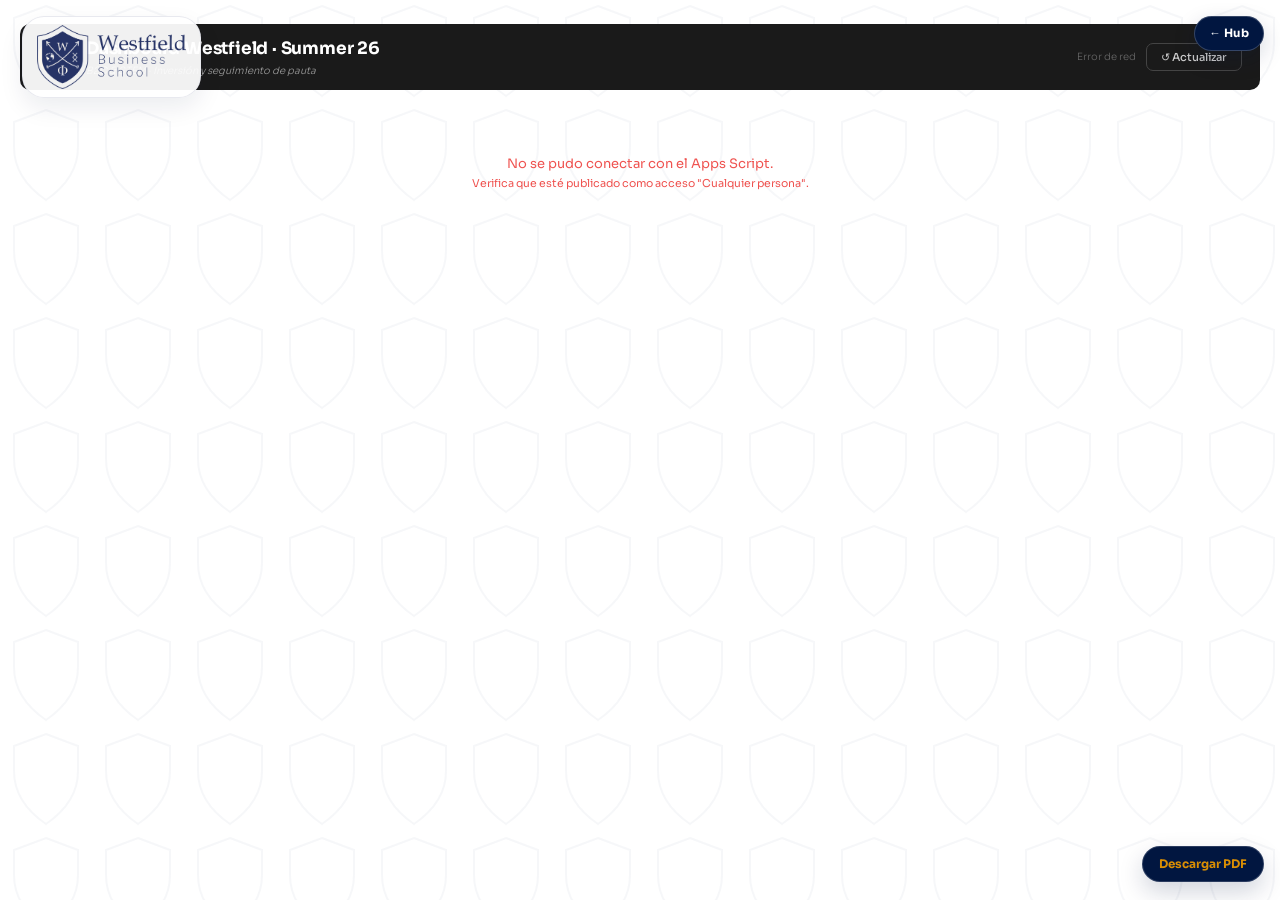
<file: pages/flow.html>
<!DOCTYPE html>
<html lang="es">
<head>
<meta charset="UTF-8">
<meta name="viewport" content="width=device-width,initial-scale=1">
<title>Dashboard Westfield · Summer 26</title>
<link rel="preconnect" href="https://fonts.googleapis.com">
<link href="https://fonts.googleapis.com/css2?family=Libre+Caslon+Text:wght@400;700&family=Sora:wght@300;400;500;600;700;800&display=swap" rel="stylesheet">
<link rel="stylesheet" href="../assets/css/shared.css">
<style>
*{box-sizing:border-box;margin:0;padding:0}
body{font-family:var(--font-body);background:#F5F5F5;color:#1A1A1A;font-size:13px;line-height:1.5}
.page{max-width:1280px;margin:0 auto;padding:24px 20px}

/* ── HEADER ──────────────────────────────── */
.topbar{
  background:#1A1A1A;
  border-radius:10px;
  padding:12px 18px;
  display:flex;
  justify-content:space-between;
  align-items:center;
  margin-bottom:24px;
  flex-wrap:wrap;
  gap:10px;
}
.topbar-left{display:flex;align-items:center;gap:12px}
.logo-circle{
  width:36px;height:36px;border-radius:50%;
  background:#D98E04;
  display:flex;align-items:center;justify-content:center;
  font-weight:700;font-size:13px;color:#1A1A1A;
  flex-shrink:0
}
.t-title{font-size:17px;font-weight:700;color:var(--blanco);letter-spacing:-.2px}
.t-sub{font-size:10px;color:#999;margin-top:1px;font-style:italic;font-weight:300}
.controls{display:flex;align-items:center;gap:10px}
#ts{font-size:10px;color:#666;font-weight:300}
.btn{
  padding:6px 14px;background:transparent;border:1px solid #444;
  border-radius:7px;cursor:pointer;font-size:11px;color:#CCC;
  font-family:var(--font-body);font-weight:500;transition:all .15s;
}
.btn:hover{background:#2a2a2a;border-color:#666;color:#D98E04}

/* ── SECTIONS ──────────────────────────── */
section{margin-bottom:28px}
.sec-label{
  font-size:9px;font-weight:700;text-transform:uppercase;
  letter-spacing:.12em;color:#888;margin-bottom:8px
}
.sec-desc{font-size:10px;color:#AAA;margin-top:-6px;margin-bottom:8px;font-style:italic;font-weight:300}

/* ── CARDS ──────────────────────────────── */
.card{
  background:var(--blanco);
  border-radius:10px;
  border:1px solid #E0E0E0;
  overflow:hidden;
  position:relative;
}
.card::after{
  content:'';
  display:block;
  height:5px;
  background:#D98E04;
  width:100%;
}

/* ── KPI ROW ────────────────────────────── */
.kpi-row{display:flex;gap:12px;margin-bottom:16px;flex-wrap:wrap}
.kpi{
  flex:1;min-width:140px;
  background:var(--blanco);border:1px solid #E0E0E0;
  border-radius:10px;padding:14px 16px 18px;
  position:relative;overflow:hidden;
}
.kpi::after{content:'';position:absolute;bottom:0;left:0;right:0;height:5px;background:#D98E04}
.kpi-val{font-size:22px;font-weight:700;color:#1A1A1A;line-height:1.1}
.kpi-label{font-size:8.5px;font-weight:700;color:#333;text-transform:uppercase;letter-spacing:.05em;margin-top:4px}
.kpi-sub{font-size:7px;color:#999;font-weight:300;margin-top:2px}

/* ── TABLES ──────────────────────────────── */
.scroll{overflow-x:auto}
table{width:100%;border-collapse:collapse;white-space:nowrap}
th{
  padding:9px 13px;font-size:9px;font-weight:700;
  text-transform:uppercase;letter-spacing:.07em;
  color:var(--blanco);background:#1A1A1A;text-align:left;
}
th.r,td.r{text-align:right;font-variant-numeric:tabular-nums}
td{padding:8px 13px;border-bottom:1px solid #F0F0F0;color:#333;font-size:12px;vertical-align:middle}
tr:last-child td{border-bottom:none}
tr.dr:nth-child(even) td{background:#FAFAFA}
tr.dr:hover td{background:#FFF8E1}
tr.tr td{background:#D98E04;font-weight:700;color:#1A1A1A;border-bottom:none;border-top:1px solid #E0C000}
tr.gr td{background:#1A1A1A;color:var(--blanco);font-weight:600;font-size:11px}
tr.sr td:first-child{padding-left:26px;color:#888;font-weight:300}
tr.sr td{font-size:11px}
.neg{color:#EF5350;font-weight:600}
.pos{color:#4CAF50;font-weight:600}
.dim{color:#999;font-weight:300}

/* ── BADGES ─────────────────────────────── */
.badge{display:inline-flex;align-items:center;padding:2px 8px;border-radius:4px;font-size:9px;font-weight:700;letter-spacing:.05em}
.li{background:#E3ECF7;color:#1155CC}
.me{background:#E7F0FF;color:#1877F2}
.go{background:#FCE8E6;color:#C5221F}
.ot{background:#F0F0F0;color:#555}

/* ── BAR ─────────────────────────────────── */
.bar-wrap{display:flex;align-items:center;gap:7px}
.bar-track{flex:1;height:6px;background:#F0F0F0;border-radius:3px;overflow:hidden;min-width:70px}
.bar-fill{height:100%;border-radius:3px;transition:width .4s ease}
.bar-pct{font-size:10px;min-width:38px;text-align:right;color:#666;font-weight:600}

/* ── LOADING ─────────────────────────────── */
.spin{display:inline-block;width:14px;height:14px;border:2px solid #E0E0E0;border-top-color:#D98E04;border-radius:50%;animation:spin .7s linear infinite;vertical-align:middle;margin-right:6px}
@keyframes spin{to{transform:rotate(360deg)}}
.loading{text-align:center;padding:56px 20px;color:#AAA}
.err{text-align:center;padding:40px;color:#EF5350;font-size:13px}

.ana-grid{display:grid;grid-template-columns:1fr 1fr;gap:20px;margin-top:4px}
@media(max-width:860px){.ana-grid{grid-template-columns:1fr}}
.ana-card{background:var(--blanco);border-radius:10px;padding:18px;box-shadow:0 1px 4px rgba(0,0,0,.06);border-bottom:3px solid #D98E04;overflow:hidden}
.ana-title{font-weight:700;font-size:13px;color:#1A1A1A;margin-bottom:12px;letter-spacing:.02em}
.ana-tbl{width:100%;border-collapse:collapse;font-size:12px;table-layout:fixed}
.ana-tbl th{background:#1A1A1A;color:var(--blanco);padding:6px 8px;font-weight:600;font-size:10px;letter-spacing:.04em;text-transform:uppercase;white-space:nowrap;overflow:hidden;text-overflow:ellipsis}
.ana-tbl td{padding:6px 8px;border-bottom:1px solid #F0F0F0;vertical-align:middle;white-space:nowrap;overflow:hidden;text-overflow:ellipsis}
.ana-tbl tr:last-child td{border-bottom:none}
.ana-tbl col.c-label{width:34%}.ana-tbl col.c-num{width:16%}.ana-tbl col.c-bar{width:22%}.ana-tbl col.c-leads{width:12%}

/* Template PPT 2026 alignment */
body{font-family:var(--font-body)!important;color:var(--negro);background-color:var(--blanco)!important;background-image:var(--westfield-pattern)!important;background-size:92px 104px!important}
h1,h2,.hero h1,.slide-cover h1,.cover h1{font-family:var(--font-title)!important;letter-spacing:0!important;text-transform:none!important;color:var(--negro)}
.slide,.cover,.slide-cover,.index-modal{background-color:var(--blanco)!important;background-image:var(--westfield-pattern)!important;background-size:92px 104px!important}
.slide-section,.claim,.claim-box,.hero,.funnel-step,.mix-tab.active,.tab.active,thead tr,tfoot tr,.metric:first-child,.kpi.accent{background:var(--negro)!important;color:var(--blanco)!important}
.slide-header,.top .header{background:transparent!important;padding:0!important;border-radius:0!important;box-shadow:none!important;white-space:normal!important}
.slide-header h2,.top .header h2,.section-title h2{font-family:var(--font-title)!important;color:var(--amarillo)!important;font-size:clamp(2.1rem,4vw,4rem)!important;line-height:.95!important;text-transform:none!important;letter-spacing:0!important}
.card,.stat-card,.panel,.metric,.kpi,.chart-box,.conclusion-card,.strategic-card,.insight-card,.timeline-item,.tl,.action,.mini-kpi,.table-wrap,.mix-panel-container,.panels,.note,.note-box,.quote,.quote-box{border-color:var(--gris-borde)!important;border-radius:var(--radius)!important;box-shadow:var(--shadow-card)!important}
.card,.stat-card,.panel,.metric,.kpi,.chart-box,.conclusion-card,.strategic-card,.insight-card,.timeline-item,.tl,.action,.mini-kpi,.table-wrap,.mix-panel-container,.panels{background:rgba(255,255,255,.94)!important}
.num,.badge,.panel-header-badge,.period-badge,.filter.active,.index-btn,.index-toggle-btn{background:var(--negro)!important;color:var(--amarillo)!important;border-color:var(--negro)!important}
.val,.stat-val,.metric-value,.kpi-val{color:var(--negro)!important;font-family:var(--font-body)!important}
.metric:first-child .metric-value,.kpi.accent .kpi-val,.claim strong,.claim-box strong,tfoot tr,.mix-tab.active .pct{color:var(--amarillo)!important}
th{background:var(--negro)!important;color:var(--blanco)!important;font-family:var(--font-body)!important}
.progress,.progress-bar,.bar-fill.yellow,.bar span,.metric::after,.kpi::after,.card::after{background:var(--amarillo)!important}
.nav-btn,.nav button,.tools button,.filter,.tab,.mix-tab{font-family:var(--font-body)!important;border-radius:999px!important}
.nav-btn:hover,.nav button:hover,.tools button:hover,.filter:hover,.tab:hover,.mix-tab:hover{background:var(--negro)!important;color:var(--amarillo)!important;border-color:var(--negro)!important}
.light-text,.desc,.body-text,.small,.metric-note,.kpi-sub,.card p,.panel-box p,td{color:var(--gris-oscuro)!important}
.hero h1{color:var(--blanco)!important}
.section-title .bar{background:transparent!important;padding:0!important;border-radius:0!important}
.index-btn,.index-toggle-btn{right:112px!important}
@media(max-width:768px){.slide-header h2,.top .header h2{font-size:2rem!important}}
  </style>
</head>
<body>
<img class="wbs-brand-logo" src="../assets/img/logo-wbs-azul.png" alt="Westfield Business School">
<button class="pdf-download" type="button" onclick="window.print()">Descargar PDF</button>
<a class="hub-back" href="../index.html">← Hub</a>
<div class="page">

  <div class="topbar">
    <div class="topbar-left">
      <div class="logo-circle">W</div>
      <div>
        <div class="t-title">Dashboard Westfield · Summer 26</div>
        <div class="t-sub">B2C &amp; STEM · Inversión y seguimiento de pauta</div>
      </div>
    </div>
    <div class="controls">
      <span id="ts">—</span>
      <button class="btn" onclick="load()">↺ Actualizar</button>
    </div>
  </div>

  <div id="root"><div class="loading"><span class="spin"></span>Cargando datos del Sheet...</div></div>
</div>

<script>
const API = 'https://script.google.com/macros/s/AKfycbzASyE-OM1A5tk9QvRDTaxmwd-6pJMlosfeL_NHmgVshh7Z2UTum1mUZGLaJLmDBZgEIg/exec';


/* ── UTILS ───────────────────────────────── */
function pm(v) {
  if (typeof v === 'number') return v;
  if (!v && v !== 0) return 0;
  return parseFloat(String(v).replace(/[\s$]/g,'').replace(/\./g,'').replace(',','.')) || 0;
}
function fm(n) {
  if (n === undefined || n === null || n === '') return '';
  const abs = Math.abs(Math.round(n));
  return (n < 0 ? '-' : '') + '$' + abs.toLocaleString('en-US');
}
function badge(m) {
  const u = (m||'').toUpperCase().trim();
  if (u==='LINKEDIN') return `<span class="badge li">LINKEDIN</span>`;
  if (u==='META')     return `<span class="badge me">META</span>`;
  if (u==='GOOGLE')   return `<span class="badge go">GOOGLE</span>`;
  return m ? `<span class="badge ot">${m}</span>` : '';
}
function barColor(m) {
  const u = (m||'').toUpperCase();
  if (u==='LINKEDIN') return '#1155CC';
  if (u==='META')     return '#1877F2';
  if (u==='GOOGLE')   return '#EA4335';
  return '#D98E04';
}

/* ── 1. KPIs GLOBALES ───────────────────── */
function buildKPIs(b2c, stem) {
  function totals(rows) {
    if (!rows||rows.length<2) return {ej:0,pre:0,leads:0};
    const h = rows[0].map(x=>String(x||'').trim());
    const ei=h.indexOf('Ejecutado'), pi=h.indexOf('Presupuestado'), li=h.indexOf('Leads esperados'), mi=h.indexOf('Medio');
    let ej=0,pre=0,leads=0;
    for(let i=1;i<rows.length;i++){
      const r=rows[i];
      if(!r[mi]) continue;              // ← solo saltar filas sin medio
      ej    += pm(r[ei]);
      pre   += pm(r[pi]);
      leads += parseFloat(r[li])||0;
    }
    return {ej,pre,leads};
  }
  const t2 = totals(b2c), t3 = totals(stem);
  const totEj  = t2.ej+t3.ej;
  const totPre = t2.pre+t3.pre;
  const totLd  = t2.leads+t3.leads;
  const pctGlob = totPre ? (totEj/totPre*100) : 0;

  return `<div class="kpi-row">
    <div class="kpi">
      <div class="kpi-val">${fm(totEj)}</div>
      <div class="kpi-label">Total ejecutado</div>
      <div class="kpi-sub">B2C + STEM Summer 26</div>
    </div>
    <div class="kpi">
      <div class="kpi-val">${fm(totPre)}</div>
      <div class="kpi-label">Presupuesto total</div>
      <div class="kpi-sub">B2C + STEM Summer 26</div>
    </div>
    <div class="kpi">
      <div class="kpi-val">${pctGlob.toFixed(1)}%</div>
      <div class="kpi-label">% ejecución</div>
      <div class="kpi-sub">Sobre presupuesto total</div>
    </div>
    <div class="kpi">
      <div class="kpi-val">${fm(t2.ej)}</div>
      <div class="kpi-label">B2C ejecutado</div>
      <div class="kpi-sub">Ppto: ${fm(t2.pre)}</div>
    </div>
    <div class="kpi">
      <div class="kpi-val">${fm(t3.ej)}</div>
      <div class="kpi-label">STEM ejecutado</div>
      <div class="kpi-sub">Ppto: ${fm(t3.pre)}</div>
    </div>
    <div class="kpi">
      <div class="kpi-val">${Math.round(totLd)}</div>
      <div class="kpi-label">Leads esperados</div>
      <div class="kpi-sub">B2C + STEM combinado</div>
    </div>
  </div>`;
}

/* ── 2. RESUMEN FLOW ────────────────────── */
function buildSummary(b2c, stem) {
  const grp = {};
  function process(rows, linea) {
    if (!rows||rows.length<2) return;
    const h = rows[0].map(x=>String(x||'').trim());
    const mi=h.indexOf('Medio'), ei=h.indexOf('Ejecutado'), pi=h.indexOf('Presupuestado');
    if (mi<0||ei<0) return;
    for (let i=1;i<rows.length;i++) {
      const r=rows[i];
      const med=String(r[mi]||'').trim();
      if (!med) continue;                  // ← FIX: NO filtrar por ejecutado==0
      const k=linea+'|'+med;
      if (!grp[k]) grp[k]={linea,medio:med,ej:0,pre:0};
      grp[k].ej  += pm(r[ei]);
      grp[k].pre += pm(r[pi]);
    }
  }
  process(b2c,'B2C'); process(stem,'STEM');

  const rows  = Object.values(grp).sort((a,b)=>a.linea.localeCompare(b.linea)||b.ej-a.ej);
  const totEj = rows.reduce((s,r)=>s+r.ej,  0);
  const totPre= rows.reduce((s,r)=>s+r.pre, 0);

  let t=`<div class="card"><div class="scroll"><table>
<thead><tr>
  <th>Línea</th><th>Medio</th>
  <th class="r">Ejecutado</th><th class="r">Presupuestado</th><th class="r">Saldo</th>
  <th style="min-width:150px">% participación (vs línea)</th>
  <th style="min-width:140px">% del total global</th>
</tr></thead><tbody>`;

  const lineas = [...new Set(rows.map(r=>r.linea))];
  lineas.forEach(linea => {
    const grupo      = rows.filter(r=>r.linea===linea);
    const subEj      = grupo.reduce((s,r)=>s+r.ej,  0);
    const subPre     = grupo.reduce((s,r)=>s+r.pre, 0);
    const subSaldo   = subPre - subEj;
    const subPctGlob = totEj ? subEj/totEj*100 : 0;

    grupo.forEach((r, idx) => {
      const pctLinea  = subEj ? r.ej/subEj *100 : 0;
      const pctGlobal = totEj ? r.ej/totEj *100 : 0;
      const saldo     = r.pre - r.ej;
      t+=`<tr class="dr">
        <td>${idx===0?'<strong>'+r.linea+'</strong>':''}</td>
        <td>${badge(r.medio)}</td>
        <td class="r"><strong>${fm(r.ej)}</strong></td>
        <td class="r dim">${fm(r.pre)}</td>
        <td class="r ${saldo<0?'neg':'pos'}">${fm(saldo)}</td>
        <td><div class="bar-wrap">
          <div class="bar-track"><div class="bar-fill" style="width:${Math.min(pctLinea,100).toFixed(1)}%;background:${barColor(r.medio)}"></div></div>
          <span class="bar-pct">${pctLinea.toFixed(1)}%</span>
        </div></td>
        <td><div class="bar-wrap">
          <div class="bar-track"><div class="bar-fill" style="width:${Math.min(pctGlobal,100).toFixed(1)}%;background:#CCC"></div></div>
          <span class="bar-pct" style="color:#AAA">${pctGlobal.toFixed(1)}%</span>
        </div></td>
      </tr>`;
    });

    t+=`<tr style="background:#F5F5F5;border-top:1.5px solid #DDDDDD;border-bottom:2px solid #CCC">
      <td colspan="2" style="padding-left:14px;font-weight:700;font-size:11px;color:#1A1A1A;letter-spacing:.02em">
        <span style="display:inline-block;width:8px;height:8px;background:#D98E04;border-radius:2px;margin-right:6px;vertical-align:middle"></span>Subtotal ${linea}
      </td>
      <td class="r" style="font-weight:700;color:#1A1A1A">${fm(subEj)}</td>
      <td class="r" style="font-weight:600;color:#666">${fm(subPre)}</td>
      <td class="r ${subSaldo<0?'neg':'pos'}" style="font-weight:700">${fm(subSaldo)}</td>
      <td><span style="font-weight:700;color:#1A1A1A">100%</span></td>
      <td><div class="bar-wrap">
        <div class="bar-track"><div class="bar-fill" style="width:${Math.min(subPctGlob,100).toFixed(1)}%;background:#D98E04"></div></div>
        <span class="bar-pct" style="font-weight:700;color:#1A1A1A">${subPctGlob.toFixed(1)}%</span>
      </div></td>
    </tr>`;
  });

  t+=`<tr class="tr">
    <td colspan="2">Total general</td>
    <td class="r">${fm(totEj)}</td>
    <td class="r">${fm(totPre)}</td>
    <td class="r">${fm(totPre-totEj)}</td>
    <td>—</td>
    <td>100%</td>
  </tr></tbody></table></div></div>`;
  return t;
}

/* ── 3. SALDO + EJECUTADO ──────────────── */
function buildSaldo(data) {
  if (!data||data.length<3) return '<div class="err">Sin datos de SALDO + EJECUTADO</div>';
  let hdr=-1;
  for(let i=0;i<data.length;i++) if(String(data[i][1]||'').trim()==='Campaña'){hdr=i;break;}
  if(hdr<0) hdr=1;
  const h=data[hdr];
  const mains=new Set(['Branding (sin programatic)','MBA Online','STEM','Total general']);

  let t=`<div class="card"><div class="scroll"><table>
<thead><tr>
  <th style="min-width:220px">Campaña</th>
  <th class="r">${h[2]||'Enero'}</th><th class="r">${h[3]||'Febrero'}</th>
  <th class="r">${h[4]||'Marzo'}</th><th class="r">${h[5]||'Abril'}</th>
  <th class="r">Total</th>
</tr></thead><tbody>`;

  for(let i=hdr+1;i<data.length;i++){
    const r=data[i];
    const lbl=String(r[1]||'').trim();
    if(!lbl) continue;
    const isMain=mains.has(lbl), isTotal=lbl==='Total general';
    const cls=isTotal?'tr':isMain?'gr':'sr';
    const c1=isMain?`<td><strong>${lbl}</strong></td>`:`<td style="padding-left:24px;color:#888;font-weight:300">${lbl}</td>`;
    const cell=v=>v!==''&&v!==undefined&&v!==null
      ?`<td class="r">${isTotal||isMain?'<strong>'+fm(pm(v))+'</strong>':fm(pm(v))}</td>`
      :`<td></td>`;
    t+=`<tr class="${cls}">${c1}${cell(r[2])}${cell(r[3])}${cell(r[4])}${cell(r[5])}${cell(r[6])}</tr>`;
  }
  t+=`</tbody></table></div></div>`;
  return t;
}

/* ── 4. TABLAS DETALLE ─────────────────── */
function buildDetail(data) {
  if (!data||data.length<2) return '<div class="err">Sin datos</div>';
  const h=data[0].map(x=>String(x||'').trim());

  const stopCols=new Set(['Tasa conv. esperada']);
  const showCols=[];
  for(let i=0;i<h.length;i++){
    if(!h[i]) break;
    showCols.push({name:h[i],idx:i});
    if(stopCols.has(h[i])) break;
  }

  const numSet=new Set(['Ejecutado','Presupuestado','Saldo','CPL esperado','Leads esperados','Cierre esperado','Diario']);
  const pctSet=new Set(['%','Tasa conv. esperada']);
  const medioIdx=h.indexOf('Medio');
  const ejIdx=h.indexOf('Ejecutado'), preIdx=h.indexOf('Presupuestado');
  const leadsIdx=h.indexOf('Leads esperados');

  let totEj=0,totPre=0,totLeads=0;
  let tbody='';

  for(let i=1;i<data.length;i++){
    const r=data[i];
    if(!r[medioIdx]) continue;
    totEj   +=pm(r[ejIdx]);
    totPre  +=pm(r[preIdx]);
    totLeads+=parseFloat(r[leadsIdx])||0;

    tbody+='<tr class="dr">';
    showCols.forEach(c=>{
      const v=r[c.idx];
      if(c.name==='Medio'){
        tbody+=`<td>${badge(v)}</td>`;
      } else if(c.name==='Saldo'){
        const n=pm(v);
        tbody+=`<td class="r ${n<0?'neg':n>0?'pos':''}">${fm(n)}</td>`;
      } else if(numSet.has(c.name)){
        tbody+=`<td class="r">${v!==''&&v!==undefined&&v!==null?fm(pm(v)):''}</td>`;
      } else if(pctSet.has(c.name)){
        tbody+=`<td class="r dim">${v||''}</td>`;
      } else {
        tbody+=`<td>${v!==undefined&&v!==null?v:''}</td>`;
      }
    });
    tbody+='</tr>';
  }

  const saldoTot=totPre-totEj;
  tbody+='<tr class="tr">';
  showCols.forEach(c=>{
    if     (c.name==='Canal')            tbody+=`<td>Total</td>`;
    else if(c.name==='Ejecutado')        tbody+=`<td class="r">${fm(totEj)}</td>`;
    else if(c.name==='Presupuestado')    tbody+=`<td class="r">${fm(totPre)}</td>`;
    else if(c.name==='Saldo')            tbody+=`<td class="r ${saldoTot<0?'neg':'pos'}">${fm(saldoTot)}</td>`;
    else if(c.name==='Leads esperados')  tbody+=`<td class="r">${Math.round(totLeads)}</td>`;
    else tbody+=`<td></td>`;
  });
  tbody+='</tr>';

  let t=`<div class="card"><div class="scroll"><table><thead><tr>`;
  showCols.forEach(c=>{
    const isR=numSet.has(c.name)||pctSet.has(c.name);
    t+=`<th ${isR?'class="r"':''}>${c.name}</th>`;
  });
  t+=`</tr></thead><tbody>${tbody}</tbody></table></div></div>`;
  return t;
}


/* ── 5. ANÁLISIS POR DIMENSIÓN ──────────── */
function buildAnalysis(data, linea) {
  if (!data || data.length < 2) return '<div class="err">Sin datos</div>';
  const h = data[0].map(x => String(x||'').trim());
  const idx = n => h.indexOf(n);
  const mi=idx('Medio'), ei=idx('Ejecutado'), pi=idx('Presupuestado'),
        li=idx('Leads esperados'), pai=idx('País'),
        sci=idx('Subcanal'), scpi=idx('Subcanal Personalizado');
  const all = [];
  for (let i=1;i<data.length;i++) {
    const r=data[i];
    const med=String(r[mi]||'').trim();
    if (!med) continue;
    all.push({
      medio: med,
      pais:  String(r[pai]||'').trim() || '—',
      sc:    String(r[sci]||'').trim() || '—',
      scp:   String(r[scpi]||'').trim() || '—',
      ej:    pm(r[ei]),
      pre:   pm(r[pi]),
      leads: parseFloat(r[li])||0
    });
  }

  function pivot(keyFn) {
    const map = {};
    all.forEach(r => {
      const k = keyFn(r);
      if (!map[k]) map[k]={label:k, ej:0, pre:0, leads:0};
      map[k].ej    += r.ej;
      map[k].pre   += r.pre;
      map[k].leads += r.leads;
    });
    return Object.values(map).sort((a,b)=>b.ej-a.ej);
  }

  function miniTable(title, icon, rows, labelHeader, colorFn) {
    const tot = rows.reduce((s,r)=>s+r.ej,0);
    let t = `<div class="ana-card">
      <div class="ana-title">${icon} ${title}</div>
      <table class="ana-tbl">
        <colgroup><col class="c-label"><col class="c-num"><col class="c-num"><col class="c-bar"><col class="c-leads"></colgroup>
        <thead><tr>
          <th>${labelHeader}</th>
          <th class="r">Ejecutado</th>
          <th class="r">Presup.</th>
          <th>% part.</th>
          <th class="r">Leads</th>
        </tr></thead><tbody>`;
    rows.forEach(r => {
      const pct = tot ? r.ej/tot*100 : 0;
      const color = colorFn ? colorFn(r.label) : '#D98E04';
      t+=`<tr>
        <td style="font-weight:600">${labelHeader==='Medio'?badge(r.label):r.label}</td>
        <td class="r"><strong>${fm(r.ej)}</strong></td>
        <td class="r dim">${fm(r.pre)}</td>
        <td>
          <div class="bar-wrap">
            <div class="bar-track"><div class="bar-fill" style="width:${Math.min(pct,100).toFixed(1)}%;background:${color}"></div></div>
            <span class="bar-pct">${pct.toFixed(1)}%</span>
          </div>
        </td>
        <td class="r dim">${Math.round(r.leads)}</td>
      </tr>`;
    });
    t+=`<tr class="tr">
      <td>Total</td>
      <td class="r">${fm(tot)}</td>
      <td class="r">${fm(rows.reduce((s,r)=>s+r.pre,0))}</td>
      <td>100%</td>
      <td class="r">${Math.round(rows.reduce((s,r)=>s+r.leads,0))}</td>
    </tr>`;
    t+=`</tbody></table></div>`;
    return t;
  }

  const byMedio = pivot(r=>r.medio);
  const byPais  = pivot(r=>r.pais);
  const bySC    = pivot(r=>r.sc);
  const bySCP   = pivot(r=>r.scp);

  return `<div class="ana-grid">
    ${miniTable('Por Medio','📡', byMedio, 'Medio', m=>barColor(m))}
    ${miniTable('Por País','🌎', byPais, 'País', ()=>'#1155CC')}
    ${miniTable('Por Subcanal','📂', bySC, 'Subcanal', ()=>'#6B7280')}
    ${miniTable('Por Subcanal Personalizado','🎯', bySCP, 'Subcanal personalizado', ()=>'#D98E04')}
  </div>`;
}

/* ── RENDER & LOAD ───────────────────────── */
function render(j) {
  const b2c=j['B2C SUMMER 26'], stem=j['STEM SUMMER 26'], sald=j['SALDO + EJECUTADO'];
  const now=new Date().toLocaleString('es',{day:'2-digit',month:'short',hour:'2-digit',minute:'2-digit'});
  document.getElementById('ts').textContent='Actualizado: '+now;

  document.getElementById('root').innerHTML=`
    <section>
      <div class="sec-label">Resumen general — KPIs Summer 26</div>
      ${buildKPIs(b2c,stem)}
    </section>
    <section>
      <div class="sec-label">Resumen Flow — Inversión por Línea y Medio</div>
      <div class="sec-desc">Consolidado B2C Summer 26 + STEM Summer 26</div>
      ${buildSummary(b2c,stem)}
    </section>
    <section>
      <div class="sec-label">Saldo + Ejecutado · 1 enero al 15 abril</div>
      ${buildSaldo(sald)}
    </section>
    <section>
      <div class="sec-label">Análisis B2C Summer 26</div>
      <div class="sec-desc">Desglose por medio, país, subcanal y subcanal personalizado</div>
      ${buildAnalysis(b2c,'B2C')}
    </section>
    <section>
      <div class="sec-label">B2C Summer 26 — Detalle completo</div>
      ${buildDetail(b2c)}
    </section>
    <section>
      <div class="sec-label">Análisis STEM Summer 26</div>
      <div class="sec-desc">Desglose por medio, país, subcanal y subcanal personalizado</div>
      ${buildAnalysis(stem,'STEM')}
    </section>
    <section>
      <div class="sec-label">STEM Summer 26 — Detalle completo</div>
      ${buildDetail(stem)}
    </section>
  `;
}

function load() {
  document.getElementById('ts').innerHTML='<span class="spin"></span>';
  const cb='cb_'+Date.now();
  window[cb]=function(data){
    try{render(data);}catch(e){
      document.getElementById('root').innerHTML=`<div class="err">Error al renderizar: ${e.message}</div>`;
    }
    delete window[cb];
    const el=document.getElementById('jsonp_script');
    if(el) el.remove();
  };
  const old=document.getElementById('jsonp_script');
  if(old) old.remove();
  const s=document.createElement('script');
  s.id='jsonp_script';
  s.onerror=function(){
    document.getElementById('ts').textContent='Error de red';
    document.getElementById('root').innerHTML=`<div class="err">No se pudo conectar con el Apps Script.<br><small>Verifica que esté publicado como acceso "Cualquier persona".</small></div>`;
  };
  s.src=API+'?callback='+cb;
  document.head.appendChild(s);
}

load();
setInterval(load,60000);
</script>
</body>
</html>
</file>
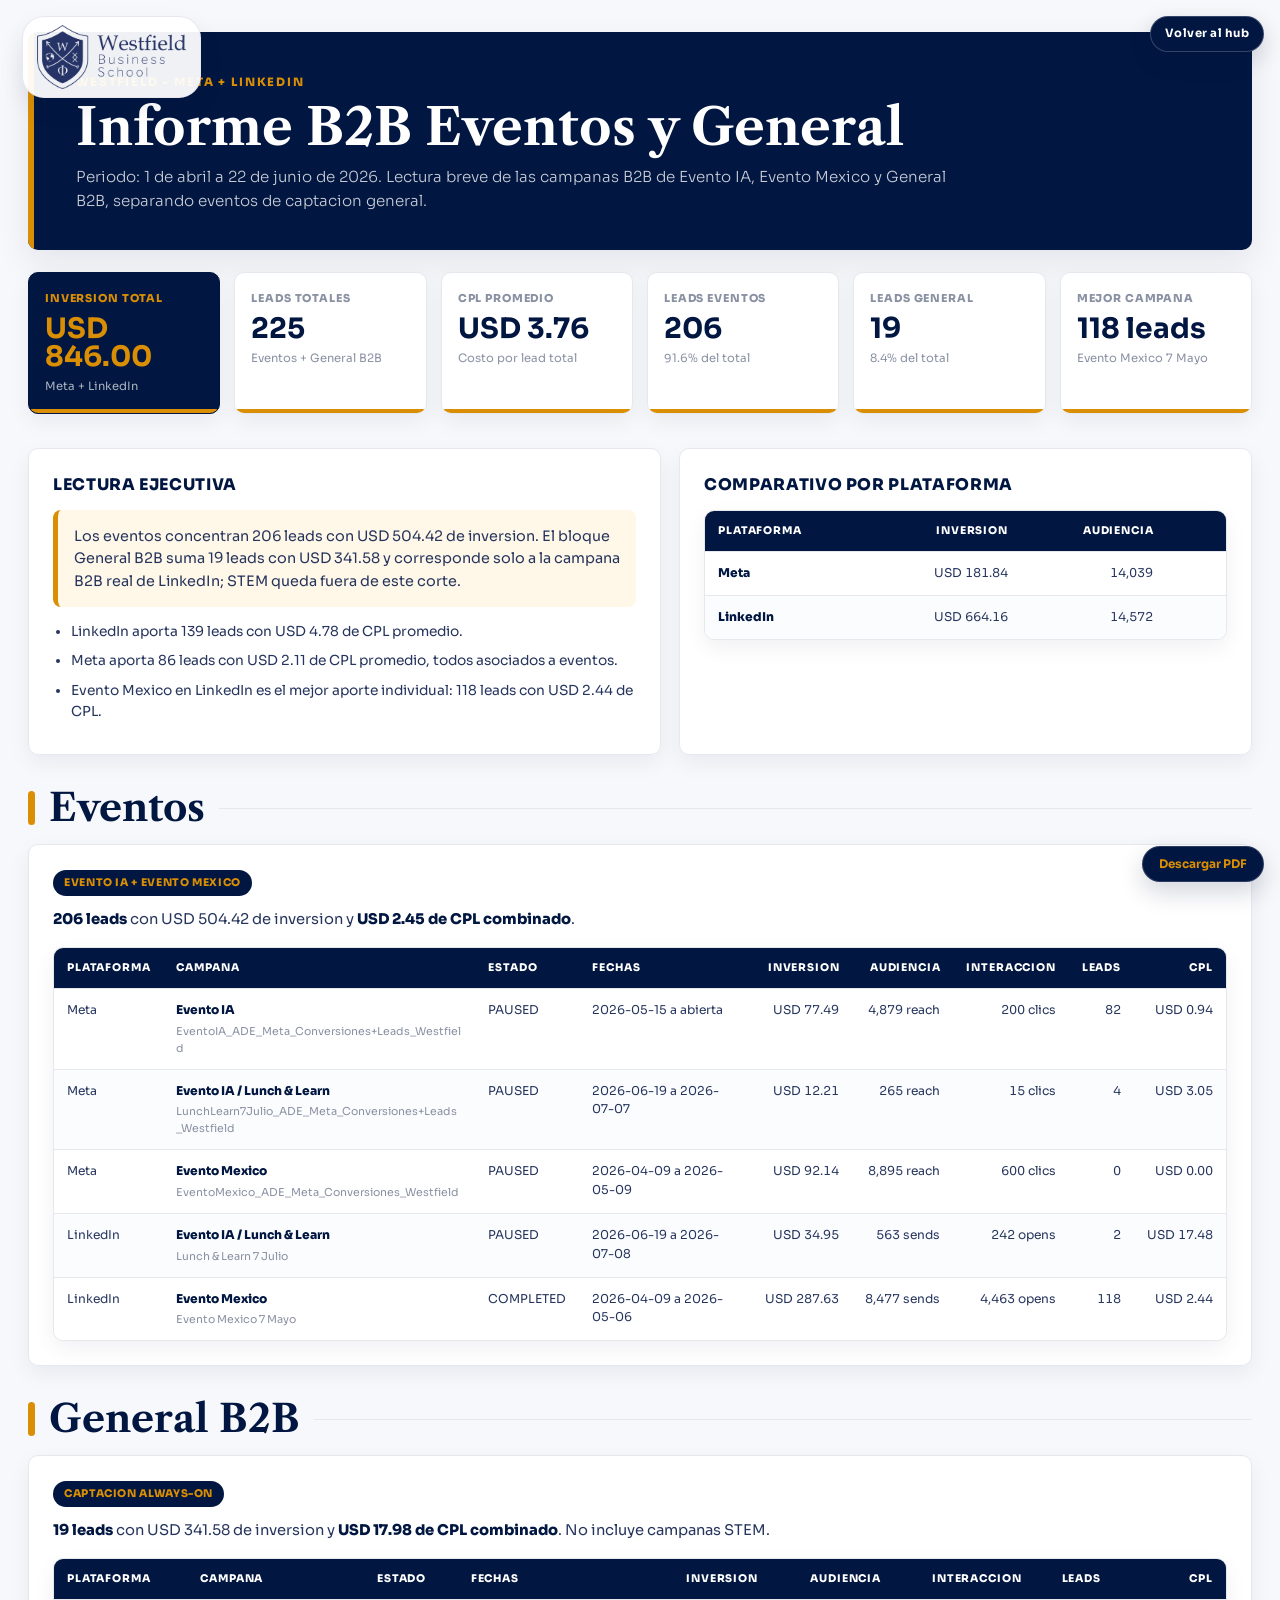
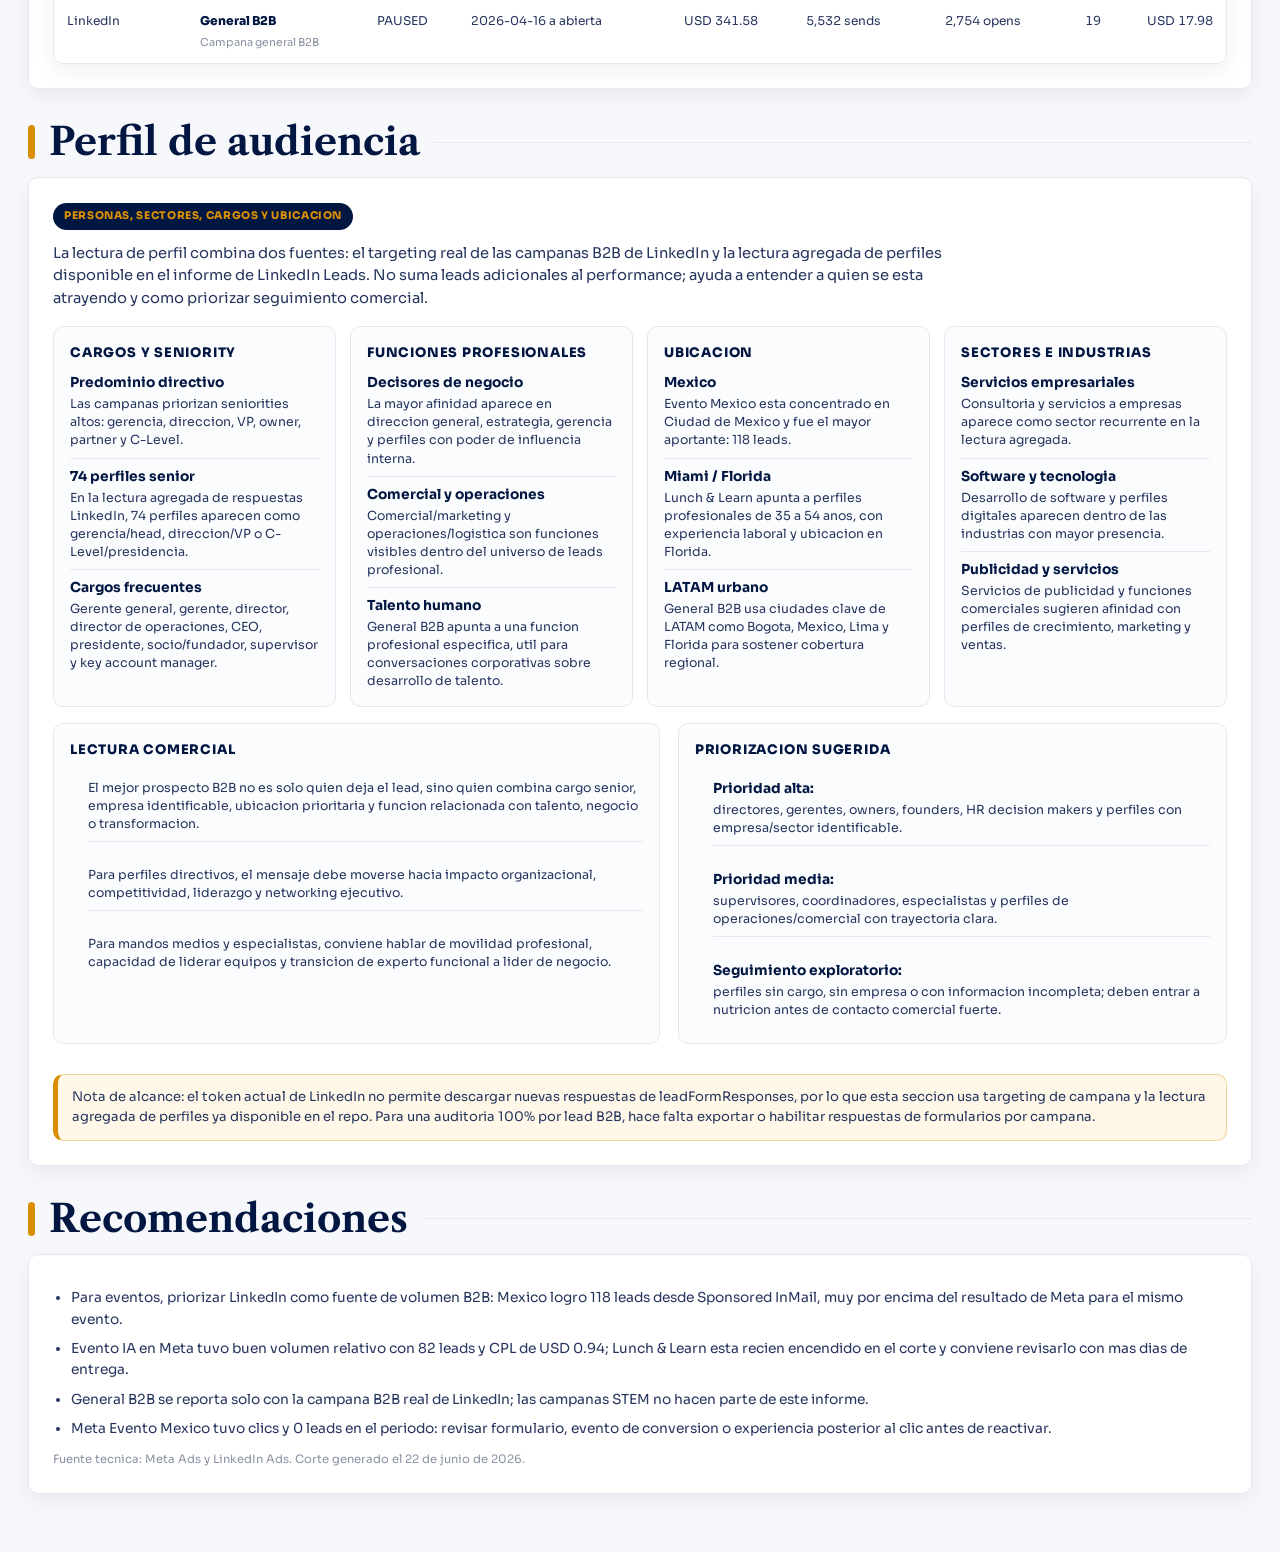
<file: pages/informe-b2b-eventos-general.html>
<!doctype html>
<html lang="es">
<head>
  <meta charset="utf-8">
  <meta name="viewport" content="width=device-width, initial-scale=1">
  <title>Westfield - Informe B2B Eventos y General</title>
  <link rel="stylesheet" href="../assets/css/shared.css">
  <style>
    body {
      min-height: 100vh;
      background: var(--gris-claro);
      color: var(--negro);
      font-family: var(--font-body);
      line-height: 1.55;
    }
    .page {
      max-width: 1320px;
      margin: 0 auto;
      padding: 32px 28px 58px;
    }
    .hero {
      background: var(--negro);
      color: var(--blanco);
      border-radius: var(--radius);
      padding: 42px 48px 38px;
      position: relative;
      overflow: hidden;
      box-shadow: var(--shadow-soft);
    }
    .hero::before {
      content: "";
      position: absolute;
      inset: 0 auto 0 0;
      width: 6px;
      background: var(--amarillo);
    }
    .eyebrow {
      color: var(--amarillo);
      font-size: .72rem;
      font-weight: 800;
      letter-spacing: .16em;
      text-transform: uppercase;
      margin-bottom: 10px;
    }
    .hero h1 {
      color: var(--blanco);
      font-size: clamp(2rem, 4vw, 3.8rem);
      line-height: .96;
      max-width: 880px;
      margin-bottom: 14px;
    }
    .hero p {
      color: rgba(255,255,255,.78);
      max-width: 900px;
      font-size: .95rem;
      font-weight: 300;
    }
    .summary-grid {
      display: grid;
      grid-template-columns: repeat(6, minmax(140px, 1fr));
      gap: 14px;
      margin: 22px 0 34px;
      position: relative;
      z-index: 2;
    }
    .metric {
      background: rgba(255,255,255,.96);
      border: 1px solid var(--gris-borde);
      border-radius: var(--radius);
      padding: 17px 16px;
      box-shadow: var(--shadow-card);
      min-height: 118px;
      position: relative;
      overflow: hidden;
    }
    .metric::after {
      content: "";
      position: absolute;
      left: 0;
      right: 0;
      bottom: 0;
      height: 4px;
      background: var(--amarillo);
    }
    .metric.accent {
      background: var(--negro);
      border-color: var(--negro);
    }
    .metric.accent strong,
    .metric.accent span {
      color: var(--amarillo);
    }
    .metric.accent small {
      color: rgba(255,255,255,.68);
    }
    .metric span {
      display: block;
      color: var(--gris-medio);
      font-size: .68rem;
      font-weight: 800;
      letter-spacing: .08em;
      text-transform: uppercase;
      margin-bottom: 8px;
    }
    .metric strong {
      display: block;
      color: var(--negro);
      font-size: clamp(1.35rem, 2.2vw, 2rem);
      line-height: 1;
      margin-bottom: 7px;
    }
    .metric small {
      display: block;
      color: var(--gris-medio);
      font-size: .72rem;
      font-weight: 400;
    }
    .section-title {
      display: flex;
      align-items: center;
      gap: 14px;
      margin: 34px 0 16px;
    }
    .section-title h2 {
      color: var(--negro);
      font-family: var(--font-title);
      font-size: clamp(1.7rem, 3vw, 2.7rem);
      line-height: 1;
      margin: 0;
    }
    .section-title .mark {
      width: 7px;
      height: 34px;
      background: var(--amarillo);
      border-radius: 999px;
      flex: 0 0 auto;
    }
    .section-title .line {
      flex: 1;
      height: 1px;
      background: var(--gris-borde);
    }
    .grid-two {
      display: grid;
      grid-template-columns: minmax(0, 1.05fr) minmax(0, .95fr);
      gap: 18px;
      margin-bottom: 30px;
    }
    .panel {
      background: rgba(255,255,255,.96);
      border: 1px solid var(--gris-borde);
      border-radius: var(--radius);
      padding: 24px;
      box-shadow: var(--shadow-card);
    }
    .panel h3 {
      color: var(--negro);
      font-size: 1rem;
      font-weight: 800;
      margin-bottom: 12px;
      text-transform: uppercase;
      letter-spacing: .04em;
    }
    .callout {
      border-left: 5px solid var(--amarillo);
      background: #FFF8E8;
      color: var(--gris-oscuro);
      border-radius: 8px;
      padding: 15px 16px;
      margin-bottom: 14px;
      font-size: .9rem;
    }
    .notes {
      padding-left: 18px;
      color: var(--gris-oscuro);
      font-size: .86rem;
    }
    .notes li {
      margin: 8px 0;
    }
    .table-wrap {
      overflow-x: auto;
      border: 1px solid var(--gris-borde);
      border-radius: var(--radius);
      background: var(--blanco);
      box-shadow: var(--shadow-card);
    }
    table {
      width: 100%;
      border-collapse: collapse;
      font-size: .76rem;
      min-width: 860px;
    }
    th {
      background: var(--negro);
      color: var(--blanco);
      padding: 12px 13px;
      text-align: left;
      text-transform: uppercase;
      letter-spacing: .08em;
      font-size: .66rem;
      font-weight: 800;
      white-space: nowrap;
    }
    td {
      padding: 12px 13px;
      border-top: 1px solid var(--gris-borde);
      color: var(--gris-oscuro);
      vertical-align: top;
      background: rgba(255,255,255,.92);
    }
    tbody tr:nth-child(even) td {
      background: #FBFCFE;
    }
    tbody tr:hover td {
      background: #FFF8E8;
    }
    td strong {
      color: var(--negro);
      font-weight: 800;
    }
    td small {
      color: var(--gris-medio);
      display: block;
      font-size: .68rem;
      margin-top: 3px;
      word-break: break-word;
    }
    .num {
      text-align: right;
      white-space: nowrap;
      font-variant-numeric: tabular-nums;
    }
    .badge {
      display: inline-flex;
      align-items: center;
      background: var(--negro);
      color: var(--amarillo);
      border-radius: 999px;
      padding: 5px 11px;
      font-size: .66rem;
      font-weight: 800;
      letter-spacing: .06em;
      text-transform: uppercase;
      margin-bottom: 12px;
    }
    .section-lead {
      color: var(--gris-oscuro);
      font-size: .92rem;
      margin-bottom: 16px;
      max-width: 920px;
    }
    .section-lead strong {
      color: var(--negro);
      font-weight: 800;
    }
    .footer-note {
      color: var(--gris-medio);
      font-size: .72rem;
      margin-top: 12px;
    }
    .profile-grid {
      display: grid;
      grid-template-columns: repeat(4, minmax(0, 1fr));
      gap: 14px;
      margin: 16px 0;
    }
    .profile-card {
      background: #FBFCFE;
      border: 1px solid var(--gris-borde);
      border-radius: var(--radius);
      padding: 16px;
    }
    .profile-card h3 {
      color: var(--negro);
      font-size: .82rem;
      font-weight: 800;
      letter-spacing: .06em;
      text-transform: uppercase;
      margin-bottom: 10px;
    }
    .profile-card ul {
      list-style: none;
      display: flex;
      flex-direction: column;
      gap: 8px;
    }
    .profile-card li {
      color: var(--gris-oscuro);
      font-size: .78rem;
      line-height: 1.45;
      border-bottom: 1px solid var(--gris-borde);
      padding-bottom: 8px;
    }
    .profile-card li:last-child {
      border-bottom: 0;
      padding-bottom: 0;
    }
    .profile-card strong {
      color: var(--negro);
      display: block;
      font-size: .86rem;
      margin-bottom: 2px;
    }
    .profile-note {
      background: #FFF8E8;
      border: 1px solid #F2D399;
      border-left: 5px solid var(--amarillo);
      border-radius: var(--radius);
      color: var(--gris-oscuro);
      font-size: .82rem;
      padding: 12px 14px;
      margin-top: 14px;
    }
    @media (max-width: 1100px) {
      .summary-grid {
        grid-template-columns: repeat(3, minmax(0, 1fr));
        margin-left: 0;
        margin-right: 0;
      }
      .grid-two {
        grid-template-columns: 1fr;
      }
      .profile-grid {
        grid-template-columns: repeat(2, minmax(0, 1fr));
      }
    }
    @media (max-width: 700px) {
      .page {
        padding: 20px 14px 44px;
      }
      .hero {
        padding: 32px 24px 30px;
      }
      .summary-grid {
        grid-template-columns: 1fr;
        margin-top: 16px;
      }
      .panel {
        padding: 18px;
      }
      .profile-grid {
        grid-template-columns: 1fr;
      }
    }

    @page {
      size: Letter landscape;
      margin: 10mm;
    }

    @media print {
      html,
      body {
        width: auto !important;
        min-height: initial !important;
        background: #fff !important;
        color: var(--negro) !important;
        -webkit-print-color-adjust: exact;
        print-color-adjust: exact;
      }
      .hub-back,
      .pdf-download {
        display: none !important;
      }
      .wbs-brand-logo {
        position: static !important;
        width: 150px !important;
        max-width: 150px !important;
        margin: 0 0 12px !important;
        padding: 0 !important;
        border: 0 !important;
        border-radius: 0 !important;
        box-shadow: none !important;
        background: transparent !important;
      }
      .page {
        max-width: none !important;
        width: 100% !important;
        padding: 0 !important;
        margin: 0 !important;
      }
      .hero {
        background: #fff !important;
        color: var(--negro) !important;
        border: 0 !important;
        border-bottom: 2px solid var(--gris-borde) !important;
        border-radius: 0 !important;
        box-shadow: none !important;
        padding: 0 0 14px !important;
        break-after: avoid;
      }
      .hero::before {
        display: none !important;
      }
      .eyebrow {
        color: var(--amarillo) !important;
        font-size: 8pt !important;
        margin-bottom: 6px !important;
      }
      .hero h1 {
        color: var(--negro) !important;
        font-size: 28pt !important;
        line-height: 1 !important;
        max-width: none !important;
        margin: 0 0 8px !important;
      }
      .hero p {
        color: var(--gris-oscuro) !important;
        font-size: 9.5pt !important;
        max-width: none !important;
      }
      .summary-grid {
        grid-template-columns: repeat(6, 1fr) !important;
        gap: 7px !important;
        margin: 10px 0 14px !important;
        break-inside: avoid;
        page-break-inside: avoid;
      }
      .metric {
        min-height: initial !important;
        padding: 9px 10px 10px !important;
        box-shadow: none !important;
        border: 1px solid var(--gris-borde) !important;
        background: #fff !important;
        break-inside: avoid;
      }
      .metric.accent {
        background: var(--negro) !important;
        border-color: var(--negro) !important;
      }
      .metric span {
        font-size: 6.7pt !important;
        margin-bottom: 4px !important;
      }
      .metric strong {
        font-size: 15pt !important;
        line-height: 1 !important;
        margin-bottom: 4px !important;
      }
      .metric small {
        font-size: 7pt !important;
      }
      .grid-two {
        grid-template-columns: 1.05fr .95fr !important;
        gap: 10px !important;
        margin-bottom: 12px !important;
        break-inside: avoid;
      }
      .panel {
        padding: 12px !important;
        box-shadow: none !important;
        border: 1px solid var(--gris-borde) !important;
        background: #fff !important;
        break-inside: avoid;
        page-break-inside: avoid;
      }
      .panel h3 {
        font-size: 8.5pt !important;
        margin-bottom: 7px !important;
      }
      .callout,
      .notes,
      .section-lead,
      .footer-note,
      .profile-note {
        font-size: 8pt !important;
      }
      .callout {
        padding: 8px 10px !important;
        margin-bottom: 8px !important;
      }
      .notes li {
        margin: 4px 0 !important;
      }
      .section-title {
        margin: 14px 0 8px !important;
        break-after: avoid;
      }
      .section-title h2 {
        font-size: 18pt !important;
      }
      .section-title .mark {
        height: 22px !important;
      }
      .badge {
        font-size: 6.8pt !important;
        padding: 3px 8px !important;
        margin-bottom: 7px !important;
      }
      .profile-grid {
        grid-template-columns: repeat(4, 1fr) !important;
        gap: 7px !important;
        margin: 8px 0 !important;
      }
      .profile-card {
        padding: 8px !important;
        box-shadow: none !important;
        break-inside: avoid;
      }
      .profile-card h3 {
        font-size: 7pt !important;
        margin-bottom: 5px !important;
      }
      .profile-card li {
        font-size: 6.9pt !important;
        padding-bottom: 4px !important;
        gap: 0 !important;
      }
      .profile-card strong {
        font-size: 7.4pt !important;
      }
      .profile-note {
        padding: 7px 9px !important;
        margin-top: 8px !important;
      }
      .section-lead {
        margin-bottom: 8px !important;
      }
      .table-wrap {
        overflow: visible !important;
        box-shadow: none !important;
        border-radius: 0 !important;
      }
      table {
        min-width: 0 !important;
        width: 100% !important;
        table-layout: fixed !important;
        font-size: 7.1pt !important;
      }
      th,
      td {
        padding: 5px 6px !important;
        white-space: normal !important;
        word-break: normal !important;
        overflow-wrap: anywhere !important;
      }
      th {
        font-size: 6.1pt !important;
      }
      td small {
        font-size: 6.2pt !important;
        line-height: 1.25 !important;
      }
      .num {
        white-space: nowrap !important;
        overflow-wrap: normal !important;
      }
      tr {
        break-inside: avoid;
        page-break-inside: avoid;
      }
      section.panel {
        margin-bottom: 10px !important;
      }
    }
  </style>
</head>
<body>
  <img class="wbs-brand-logo" src="../assets/img/logo-wbs-azul.png" alt="Westfield Business School">
  <a class="hub-back" href="../index.html">Volver al hub</a>
  <button class="pdf-download" type="button" onclick="window.print()">Descargar PDF</button>

  <main class="page">
    <section class="hero">
      <div class="eyebrow">Westfield - Meta + LinkedIn</div>
      <h1>Informe B2B Eventos y General</h1>
      <p>Periodo: 1 de abril a 22 de junio de 2026. Lectura breve de las campanas B2B de Evento IA, Evento Mexico y General B2B, separando eventos de captacion general.</p>
    </section>

    <section class="summary-grid" aria-label="Resumen de resultados">
      <article class="metric accent">
        <span>Inversion total</span>
        <strong>USD 846.00</strong>
        <small>Meta + LinkedIn</small>
      </article>
      <article class="metric">
        <span>Leads totales</span>
        <strong>225</strong>
        <small>Eventos + General B2B</small>
      </article>
      <article class="metric">
        <span>CPL promedio</span>
        <strong>USD 3.76</strong>
        <small>Costo por lead total</small>
      </article>
      <article class="metric">
        <span>Leads eventos</span>
        <strong>206</strong>
        <small>91.6% del total</small>
      </article>
      <article class="metric">
        <span>Leads general</span>
        <strong>19</strong>
        <small>8.4% del total</small>
      </article>
      <article class="metric">
        <span>Mejor campana</span>
        <strong>118 leads</strong>
        <small>Evento Mexico 7 Mayo</small>
      </article>
    </section>

    <section class="grid-two">
      <article class="panel">
        <h3>Lectura ejecutiva</h3>
        <div class="callout">
          Los eventos concentran 206 leads con USD 504.42 de inversion. El bloque General B2B suma 19 leads con USD 341.58 y corresponde solo a la campana B2B real de LinkedIn; STEM queda fuera de este corte.
        </div>
        <ul class="notes">
          <li>LinkedIn aporta 139 leads con USD 4.78 de CPL promedio.</li>
        <li>Meta aporta 86 leads con USD 2.11 de CPL promedio, todos asociados a eventos.</li>
          <li>Evento Mexico en LinkedIn es el mejor aporte individual: 118 leads con USD 2.44 de CPL.</li>
        </ul>
      </article>
      <article class="panel">
        <h3>Comparativo por plataforma</h3>
        <div class="table-wrap">
          <table>
            <thead>
              <tr><th>Plataforma</th><th class="num">Inversion</th><th class="num">Audiencia</th><th class="num">Interaccion</th><th class="num">Leads</th><th class="num">CPL</th></tr>
            </thead>
            <tbody>
              <tr><td><strong>Meta</strong></td><td class="num">USD 181.84</td><td class="num">14,039</td><td class="num">815</td><td class="num">86</td><td class="num">USD 2.11</td></tr>
              <tr><td><strong>LinkedIn</strong></td><td class="num">USD 664.16</td><td class="num">14,572</td><td class="num">7,461</td><td class="num">139</td><td class="num">USD 4.78</td></tr>
            </tbody>
          </table>
        </div>
      </article>
    </section>

    <div class="section-title">
      <span class="mark"></span>
      <h2>Eventos</h2>
      <span class="line"></span>
    </div>
    <section class="panel">
      <span class="badge">Evento IA + Evento Mexico</span>
      <p class="section-lead"><strong>206 leads</strong> con USD 504.42 de inversion y <strong>USD 2.45 de CPL combinado</strong>.</p>
      <div class="table-wrap">
        <table>
          <thead>
            <tr><th>Plataforma</th><th>Campana</th><th>Estado</th><th>Fechas</th><th class="num">Inversion</th><th class="num">Audiencia</th><th class="num">Interaccion</th><th class="num">Leads</th><th class="num">CPL</th></tr>
          </thead>
          <tbody>
            <tr><td>Meta</td><td><strong>Evento IA</strong><small>EventoIA_ADE_Meta_Conversiones+Leads_Westfield</small></td><td>PAUSED</td><td>2026-05-15 a abierta</td><td class="num">USD 77.49</td><td class="num">4,879 reach</td><td class="num">200 clics</td><td class="num">82</td><td class="num">USD 0.94</td></tr>
            <tr><td>Meta</td><td><strong>Evento IA / Lunch & Learn</strong><small>LunchLearn7Julio_ADE_Meta_Conversiones+Leads_Westfield</small></td><td>PAUSED</td><td>2026-06-19 a 2026-07-07</td><td class="num">USD 12.21</td><td class="num">265 reach</td><td class="num">15 clics</td><td class="num">4</td><td class="num">USD 3.05</td></tr>
            <tr><td>Meta</td><td><strong>Evento Mexico</strong><small>EventoMexico_ADE_Meta_Conversiones_Westfield</small></td><td>PAUSED</td><td>2026-04-09 a 2026-05-09</td><td class="num">USD 92.14</td><td class="num">8,895 reach</td><td class="num">600 clics</td><td class="num">0</td><td class="num">USD 0.00</td></tr>
            <tr><td>LinkedIn</td><td><strong>Evento IA / Lunch & Learn</strong><small>Lunch & Learn 7 Julio</small></td><td>PAUSED</td><td>2026-06-19 a 2026-07-08</td><td class="num">USD 34.95</td><td class="num">563 sends</td><td class="num">242 opens</td><td class="num">2</td><td class="num">USD 17.48</td></tr>
            <tr><td>LinkedIn</td><td><strong>Evento Mexico</strong><small>Evento Mexico 7 Mayo</small></td><td>COMPLETED</td><td>2026-04-09 a 2026-05-06</td><td class="num">USD 287.63</td><td class="num">8,477 sends</td><td class="num">4,463 opens</td><td class="num">118</td><td class="num">USD 2.44</td></tr>
          </tbody>
        </table>
      </div>
    </section>

    <div class="section-title">
      <span class="mark"></span>
      <h2>General B2B</h2>
      <span class="line"></span>
    </div>
    <section class="panel">
      <span class="badge">Captacion always-on</span>
      <p class="section-lead"><strong>19 leads</strong> con USD 341.58 de inversion y <strong>USD 17.98 de CPL combinado</strong>. No incluye campanas STEM.</p>
      <div class="table-wrap">
        <table>
          <thead>
            <tr><th>Plataforma</th><th>Campana</th><th>Estado</th><th>Fechas</th><th class="num">Inversion</th><th class="num">Audiencia</th><th class="num">Interaccion</th><th class="num">Leads</th><th class="num">CPL</th></tr>
          </thead>
          <tbody>
            <tr><td>LinkedIn</td><td><strong>General B2B</strong><small>Campana general B2B</small></td><td>PAUSED</td><td>2026-04-16 a abierta</td><td class="num">USD 341.58</td><td class="num">5,532 sends</td><td class="num">2,754 opens</td><td class="num">19</td><td class="num">USD 17.98</td></tr>
          </tbody>
        </table>
      </div>
    </section>

    <div class="section-title">
      <span class="mark"></span>
      <h2>Perfil de audiencia</h2>
      <span class="line"></span>
    </div>
    <section class="panel">
      <span class="badge">Personas, sectores, cargos y ubicacion</span>
      <p class="section-lead">La lectura de perfil combina dos fuentes: el targeting real de las campanas B2B de LinkedIn y la lectura agregada de perfiles disponible en el informe de LinkedIn Leads. No suma leads adicionales al performance; ayuda a entender a quien se esta atrayendo y como priorizar seguimiento comercial.</p>

      <div class="profile-grid">
        <article class="profile-card">
          <h3>Cargos y seniority</h3>
          <ul>
            <li><strong>Predominio directivo</strong> Las campanas priorizan seniorities altos: gerencia, direccion, VP, owner, partner y C-Level.</li>
            <li><strong>74 perfiles senior</strong> En la lectura agregada de respuestas LinkedIn, 74 perfiles aparecen como gerencia/head, direccion/VP o C-Level/presidencia.</li>
            <li><strong>Cargos frecuentes</strong> Gerente general, gerente, director, director de operaciones, CEO, presidente, socio/fundador, supervisor y key account manager.</li>
          </ul>
        </article>

        <article class="profile-card">
          <h3>Funciones profesionales</h3>
          <ul>
            <li><strong>Decisores de negocio</strong> La mayor afinidad aparece en direccion general, estrategia, gerencia y perfiles con poder de influencia interna.</li>
            <li><strong>Comercial y operaciones</strong> Comercial/marketing y operaciones/logistica son funciones visibles dentro del universo de leads profesional.</li>
            <li><strong>Talento humano</strong> General B2B apunta a una funcion profesional especifica, util para conversaciones corporativas sobre desarrollo de talento.</li>
          </ul>
        </article>

        <article class="profile-card">
          <h3>Ubicacion</h3>
          <ul>
            <li><strong>Mexico</strong> Evento Mexico esta concentrado en Ciudad de Mexico y fue el mayor aportante: 118 leads.</li>
            <li><strong>Miami / Florida</strong> Lunch & Learn apunta a perfiles profesionales de 35 a 54 anos, con experiencia laboral y ubicacion en Florida.</li>
            <li><strong>LATAM urbano</strong> General B2B usa ciudades clave de LATAM como Bogota, Mexico, Lima y Florida para sostener cobertura regional.</li>
          </ul>
        </article>

        <article class="profile-card">
          <h3>Sectores e industrias</h3>
          <ul>
            <li><strong>Servicios empresariales</strong> Consultoria y servicios a empresas aparece como sector recurrente en la lectura agregada.</li>
            <li><strong>Software y tecnologia</strong> Desarrollo de software y perfiles digitales aparecen dentro de las industrias con mayor presencia.</li>
            <li><strong>Publicidad y servicios</strong> Servicios de publicidad y funciones comerciales sugieren afinidad con perfiles de crecimiento, marketing y ventas.</li>
          </ul>
        </article>
      </div>

      <div class="grid-two">
        <article class="profile-card">
          <h3>Lectura comercial</h3>
          <ul class="notes">
            <li>El mejor prospecto B2B no es solo quien deja el lead, sino quien combina cargo senior, empresa identificable, ubicacion prioritaria y funcion relacionada con talento, negocio o transformacion.</li>
            <li>Para perfiles directivos, el mensaje debe moverse hacia impacto organizacional, competitividad, liderazgo y networking ejecutivo.</li>
            <li>Para mandos medios y especialistas, conviene hablar de movilidad profesional, capacidad de liderar equipos y transicion de experto funcional a lider de negocio.</li>
          </ul>
        </article>
        <article class="profile-card">
          <h3>Priorizacion sugerida</h3>
          <ul class="notes">
            <li><strong>Prioridad alta:</strong> directores, gerentes, owners, founders, HR decision makers y perfiles con empresa/sector identificable.</li>
            <li><strong>Prioridad media:</strong> supervisores, coordinadores, especialistas y perfiles de operaciones/comercial con trayectoria clara.</li>
            <li><strong>Seguimiento exploratorio:</strong> perfiles sin cargo, sin empresa o con informacion incompleta; deben entrar a nutricion antes de contacto comercial fuerte.</li>
          </ul>
        </article>
      </div>

      <p class="profile-note">Nota de alcance: el token actual de LinkedIn no permite descargar nuevas respuestas de leadFormResponses, por lo que esta seccion usa targeting de campana y la lectura agregada de perfiles ya disponible en el repo. Para una auditoria 100% por lead B2B, hace falta exportar o habilitar respuestas de formularios por campana.</p>
    </section>

    <div class="section-title">
      <span class="mark"></span>
      <h2>Recomendaciones</h2>
      <span class="line"></span>
    </div>
    <section class="panel">
      <ul class="notes">
        <li>Para eventos, priorizar LinkedIn como fuente de volumen B2B: Mexico logro 118 leads desde Sponsored InMail, muy por encima del resultado de Meta para el mismo evento.</li>
        <li>Evento IA en Meta tuvo buen volumen relativo con 82 leads y CPL de USD 0.94; Lunch & Learn esta recien encendido en el corte y conviene revisarlo con mas dias de entrega.</li>
        <li>General B2B se reporta solo con la campana B2B real de LinkedIn; las campanas STEM no hacen parte de este informe.</li>
        <li>Meta Evento Mexico tuvo clics y 0 leads en el periodo: revisar formulario, evento de conversion o experiencia posterior al clic antes de reactivar.</li>
      </ul>
      <p class="footer-note">Fuente tecnica: Meta Ads y LinkedIn Ads. Corte generado el 22 de junio de 2026.</p>
    </section>
  </main>
</body>
</html>
</file>
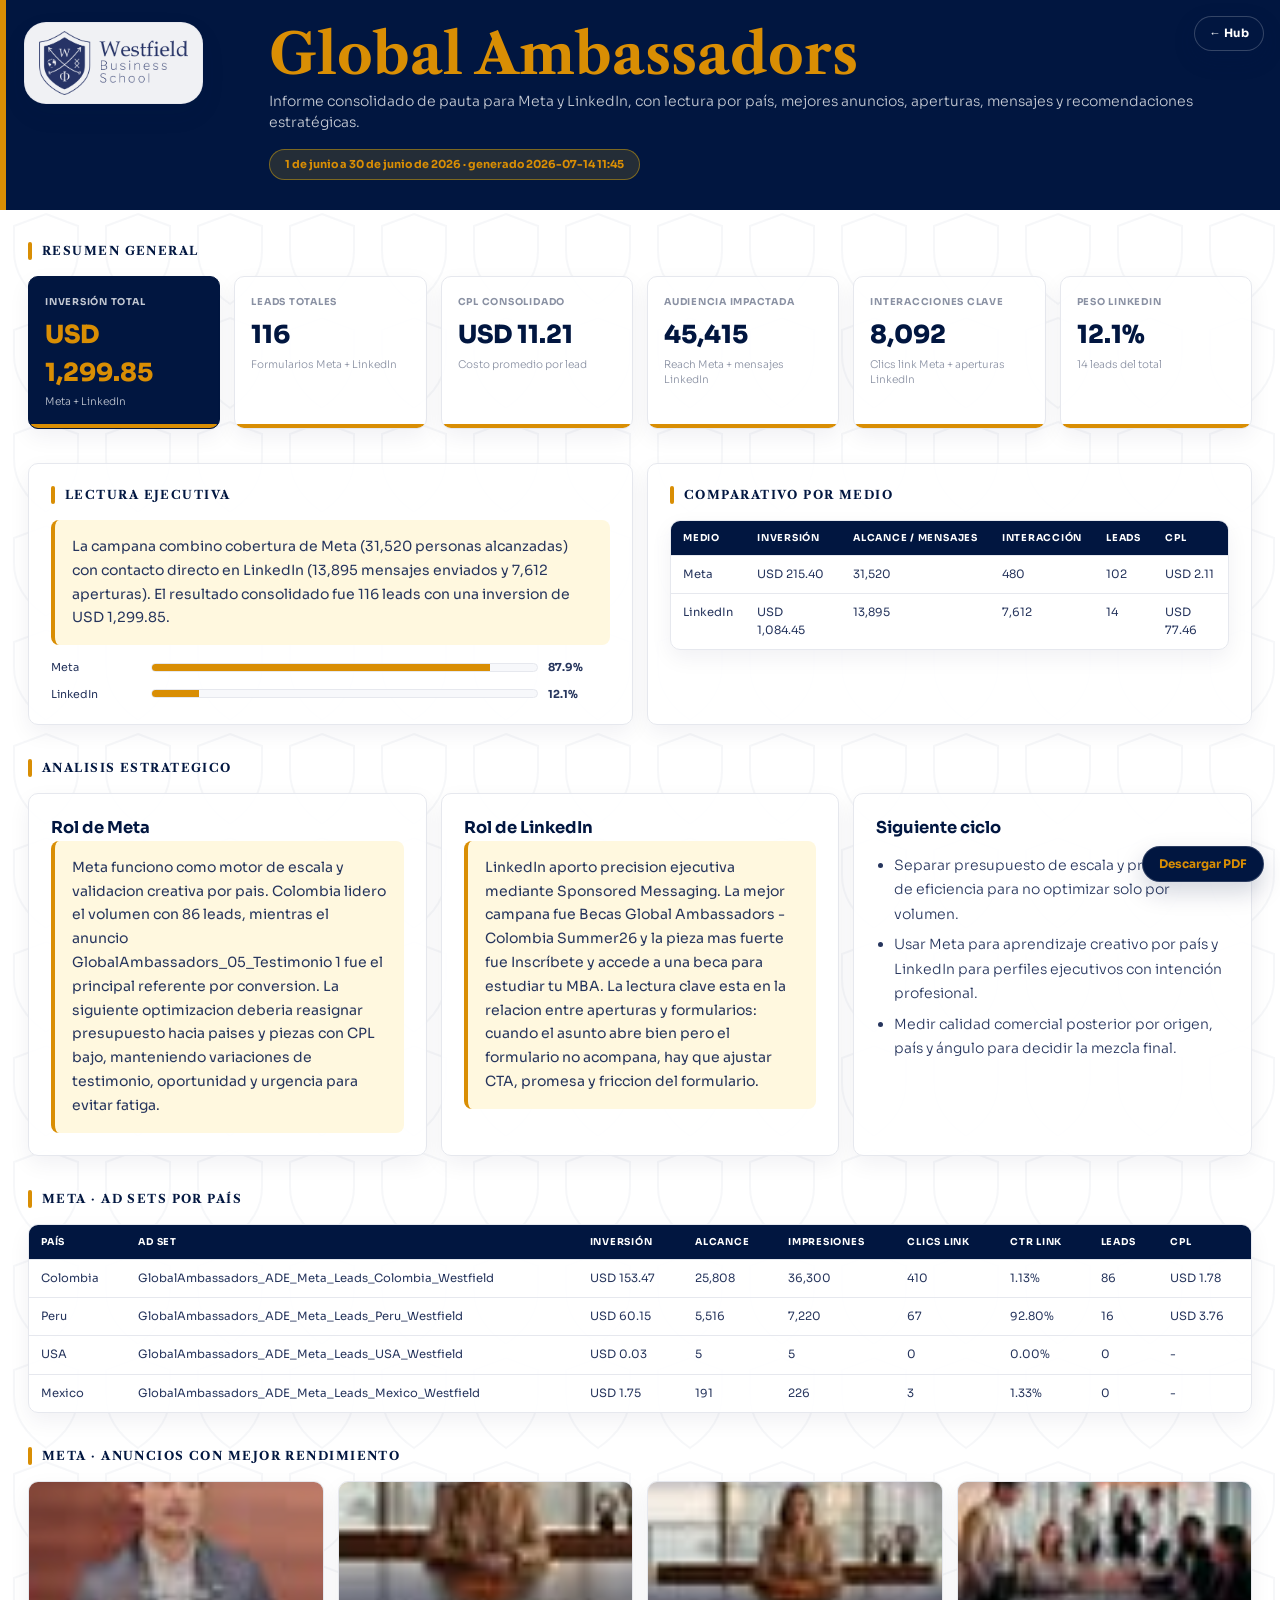
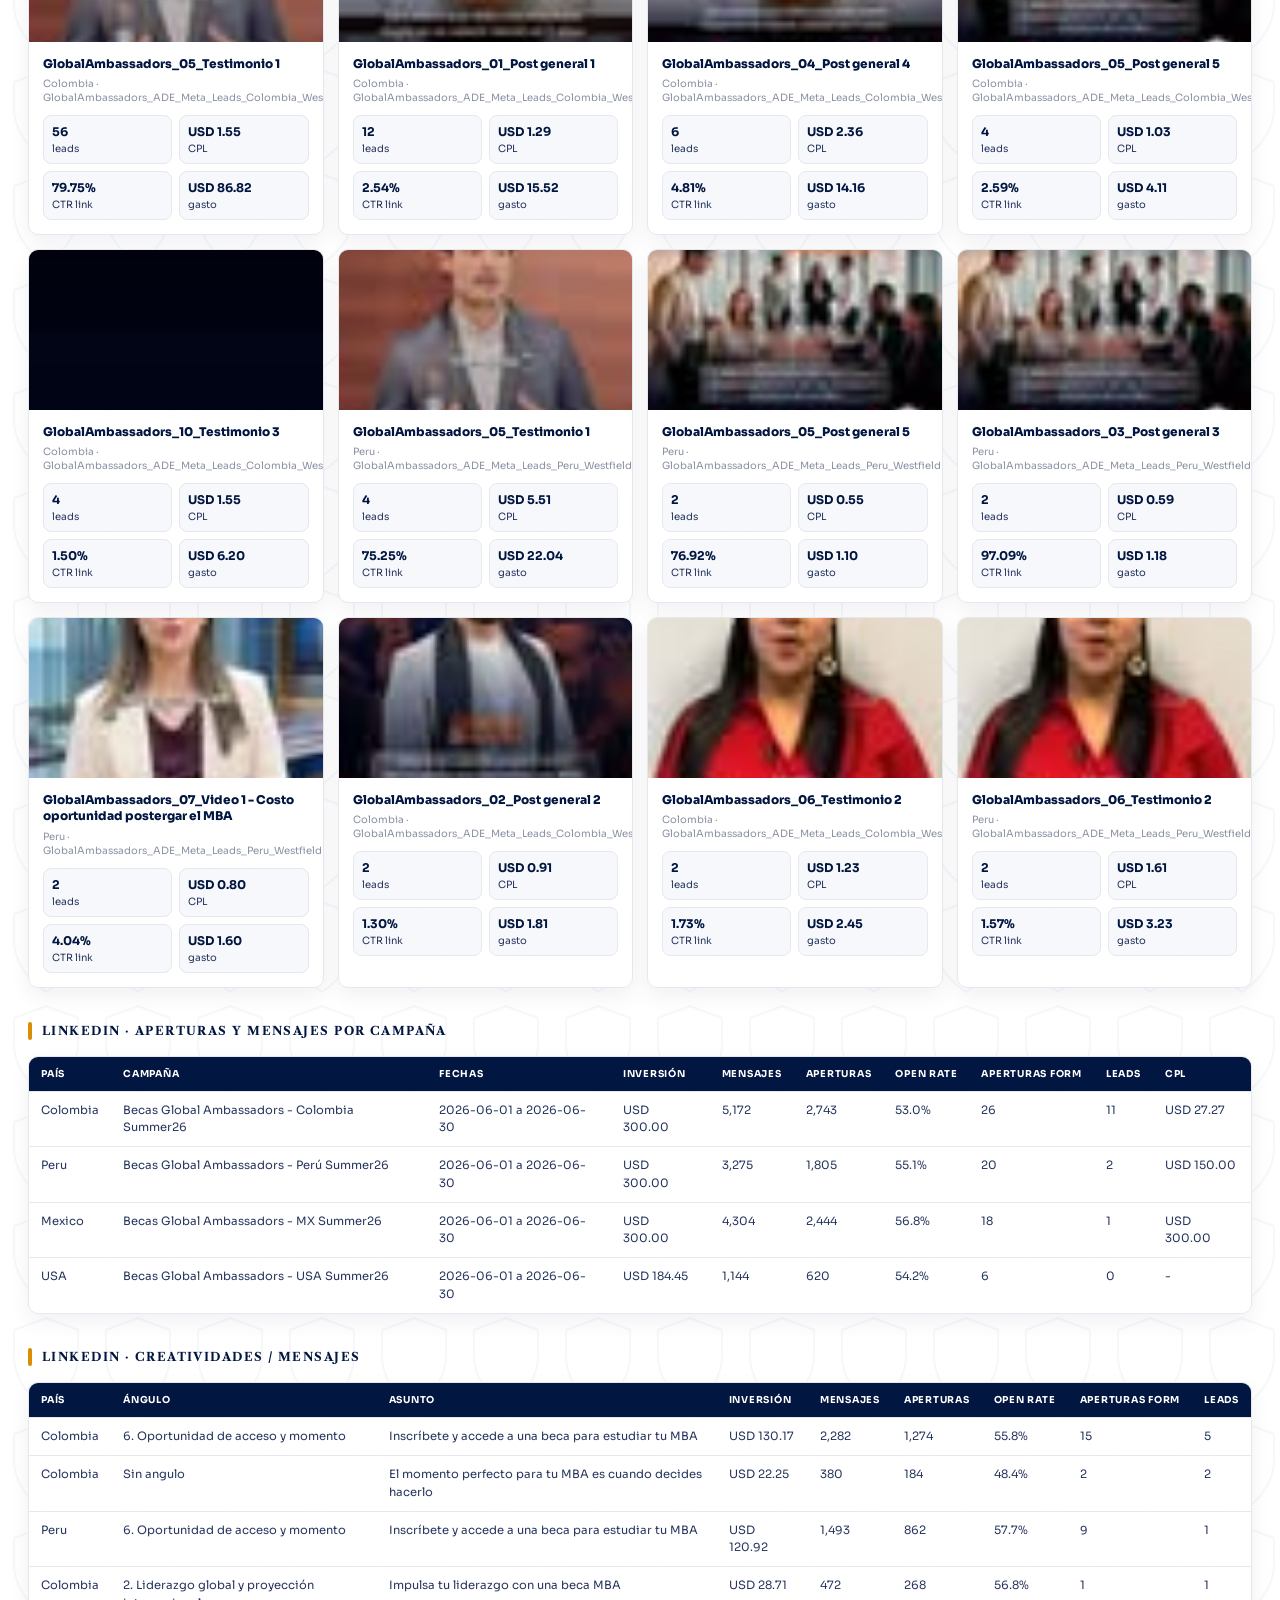
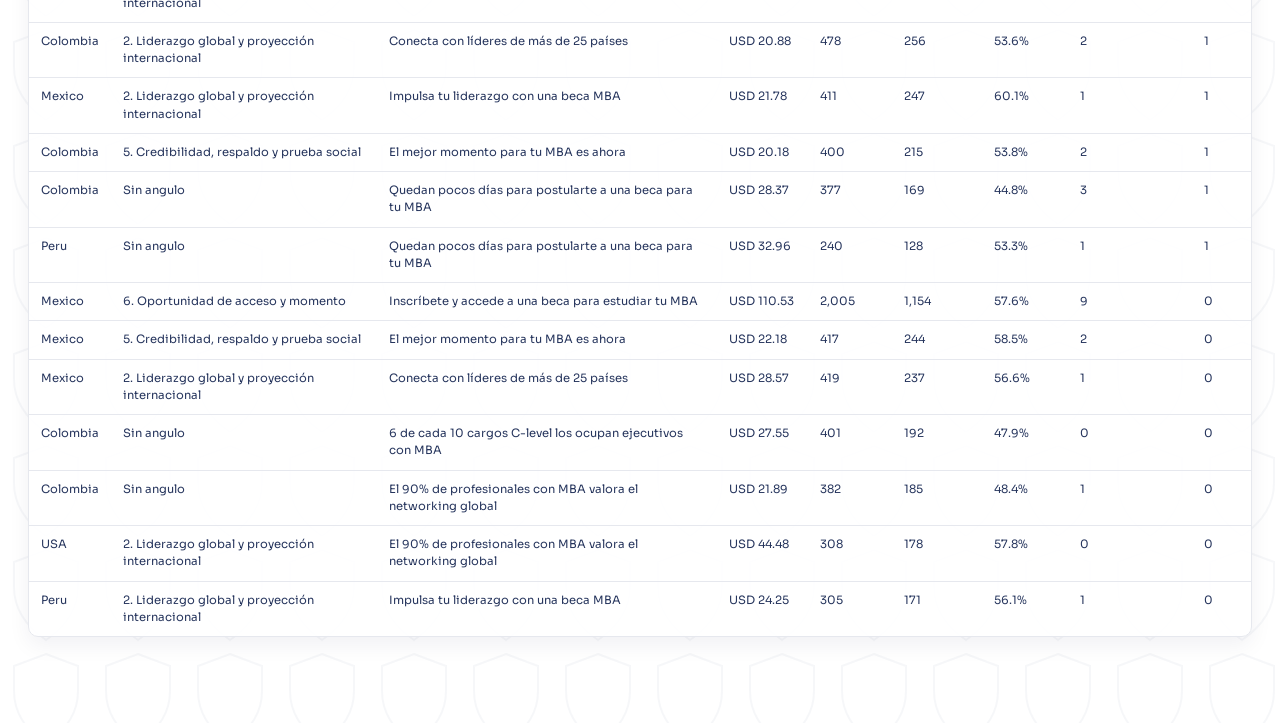
<file: pages/informe-global-ambassadors.html>
<!doctype html>
<html lang="es">
<head>
  <meta charset="utf-8">
  <meta name="viewport" content="width=device-width, initial-scale=1">
  <title>Global Ambassadors | Westfield</title>
  <link rel="stylesheet" href="../assets/css/shared.css">
  <style>
    body{font-family:var(--font-body);color:var(--negro);background-color:var(--blanco);background-image:var(--westfield-pattern);background-size:92px 104px;font-size:14px;line-height:1.5}
    header{background:var(--negro);color:var(--blanco);padding:28px 40px 30px;position:relative;overflow:hidden}
    header::before{content:"";position:absolute;left:0;top:0;bottom:0;width:6px;background:var(--amarillo)}
    header h1{font-family:var(--font-title);font-size:clamp(2.2rem,4.4vw,4.8rem);line-height:.95;margin:0;color:var(--amarillo)}
    header p{max-width:980px;margin:10px 0 0;color:rgba(255,255,255,.78);font-weight:300}
    main{max-width:1380px;margin:0 auto;padding:32px 28px 52px}
    section{margin-bottom:34px}
    h2{font-size:12px;text-transform:uppercase;letter-spacing:.12em;margin:0 0 16px;display:flex;align-items:center;gap:10px}
    h2::before{content:"";width:4px;height:18px;background:var(--amarillo);border-radius:2px}
    .period-badge{display:inline-block;margin-top:16px;background:rgba(255,192,0,.14);border:1px solid rgba(255,192,0,.4);border-radius:999px;padding:6px 15px;color:var(--amarillo);font-size:11px;font-weight:700}
    .grid{display:grid;gap:14px}
    .metrics{grid-template-columns:repeat(6,minmax(130px,1fr))}
    .two{grid-template-columns:repeat(2,minmax(0,1fr))}
    .three{grid-template-columns:repeat(3,minmax(0,1fr))}
    .metric,.panel,.ad-card,.table-wrap{background:rgba(255,255,255,.94);border:1px solid var(--gris-borde);border-radius:var(--radius);box-shadow:var(--shadow-card)}
    .metric{padding:18px 16px;min-height:108px;position:relative;overflow:hidden}
    .metric::after{content:"";position:absolute;left:0;right:0;bottom:0;height:4px;background:var(--amarillo)}
    .metric:first-child{background:var(--negro);border-color:var(--negro)}
    .metric:first-child .metric-value{color:var(--amarillo)}
    .metric:first-child .metric-label,.metric:first-child .metric-note{color:rgba(255,255,255,.76)!important}
    .metric-label{font-size:9.5px;text-transform:uppercase;letter-spacing:.08em;color:var(--gris-medio);font-weight:700}
    .metric-value{font-size:25px;font-weight:800;margin:7px 0 3px;color:var(--negro)}
    .metric-note{font-size:10.5px;color:var(--gris-medio);font-weight:300}
    .panel{padding:22px}
    .callout{border-left:4px solid var(--amarillo);background:#FFF8DF;border-radius:8px;padding:15px 17px;color:var(--gris-oscuro);line-height:1.7}
    .notes{margin:12px 0 0;padding-left:18px;color:var(--gris-oscuro);font-weight:300;line-height:1.75}
    .notes li{margin:6px 0}
    .table-wrap{overflow-x:auto}
    table{width:100%;border-collapse:collapse}
    th{background:var(--negro);color:var(--blanco);font-size:9.5px;text-transform:uppercase;letter-spacing:.08em;padding:10px 12px;text-align:left;white-space:nowrap}
    td{border-top:1px solid var(--gris-borde);padding:10px 12px;color:var(--gris-oscuro);font-size:11.5px;vertical-align:top}
    tr:hover td{background:#FFF8DF}
    .split-bars{display:grid;gap:10px;margin-top:14px}
    .bar-row{display:grid;grid-template-columns:90px 1fr 62px;gap:10px;align-items:center;font-size:11px;color:var(--gris-oscuro)}
    .bar-track{height:9px;background:var(--gris-claro);border:1px solid var(--gris-borde);border-radius:999px;overflow:hidden}
    .bar-fill{height:100%;background:var(--amarillo)}
    .ads-grid{display:grid;grid-template-columns:repeat(auto-fill,minmax(250px,1fr));gap:14px}
    .ad-card{overflow:hidden}
    .ad-thumb{height:160px;background:var(--gris-claro);display:flex;align-items:center;justify-content:center;color:var(--gris-medio);font-size:11px}
    .ad-thumb img{width:100%;height:100%;object-fit:cover}
    .ad-body{padding:14px}
    .ad-name{font-size:12px;font-weight:800;line-height:1.35;margin-bottom:5px;color:var(--negro)}
    .ad-camp{font-size:10px;color:var(--gris-medio);line-height:1.4;margin-bottom:10px}
    .mini-grid{display:grid;grid-template-columns:1fr 1fr;gap:7px}
    .mini-grid span{background:var(--gris-claro);border:1px solid var(--gris-borde);border-radius:8px;padding:7px 8px;font-size:10px;color:var(--gris-oscuro)}
    .mini-grid strong{display:block;color:var(--negro);font-size:12px}
    .empty{color:var(--gris-medio);font-size:12px}
    @media(max-width:980px){header,main{padding-left:16px;padding-right:16px}.metrics,.two,.three{grid-template-columns:1fr}}
  </style>
</head>
<body>
  <img class="wbs-brand-logo" src="../assets/img/logo-wbs-azul.png" alt="Westfield Business School">
  <button class="pdf-download" type="button" onclick="window.print()">Descargar PDF</button>
  <a class="hub-back" href="../index.html">← Hub</a>
  <header>
    <h1>Global Ambassadors</h1>
    <p>Informe consolidado de pauta para Meta y LinkedIn, con lectura por país, mejores anuncios, aperturas, mensajes y recomendaciones estratégicas.</p>
    <div class="period-badge">1 de junio a 30 de junio de 2026 · generado 2026-07-14 11:45</div>
  </header>
  <main>
    <section>
      <h2>Resumen general</h2>
      <div class="grid metrics">
        
      <div class="metric">
        <div class="metric-label">Inversión total</div>
        <div class="metric-value">USD 1,299.85</div>
        <div class="metric-note">Meta + LinkedIn</div>
      </div>
        
      <div class="metric">
        <div class="metric-label">Leads totales</div>
        <div class="metric-value">116</div>
        <div class="metric-note">Formularios Meta + LinkedIn</div>
      </div>
        
      <div class="metric">
        <div class="metric-label">CPL consolidado</div>
        <div class="metric-value">USD 11.21</div>
        <div class="metric-note">Costo promedio por lead</div>
      </div>
        
      <div class="metric">
        <div class="metric-label">Audiencia impactada</div>
        <div class="metric-value">45,415</div>
        <div class="metric-note">Reach Meta + mensajes LinkedIn</div>
      </div>
        
      <div class="metric">
        <div class="metric-label">Interacciones clave</div>
        <div class="metric-value">8,092</div>
        <div class="metric-note">Clics link Meta + aperturas LinkedIn</div>
      </div>
        
      <div class="metric">
        <div class="metric-label">Peso LinkedIn</div>
        <div class="metric-value">12.1%</div>
        <div class="metric-note">14 leads del total</div>
      </div>
      </div>
    </section>

    <section class="grid two">
      <div class="panel">
        <h2>Lectura ejecutiva</h2>
        <div class="callout">La campana combino cobertura de Meta (31,520 personas alcanzadas) con contacto directo en LinkedIn (13,895 mensajes enviados y 7,612 aperturas). El resultado consolidado fue 116 leads con una inversion de USD 1,299.85.</div>
        <div class="split-bars">
          <div class="bar-row"><span>Meta</span><div class="bar-track"><div class="bar-fill" style="width:87.9%"></div></div><strong>87.9%</strong></div>
          <div class="bar-row"><span>LinkedIn</span><div class="bar-track"><div class="bar-fill" style="width:12.1%"></div></div><strong>12.1%</strong></div>
        </div>
      </div>
      <div class="panel">
        <h2>Comparativo por medio</h2>
        <div class="table-wrap"><table><thead><tr><th>Medio</th><th>Inversión</th><th>Alcance / mensajes</th><th>Interacción</th><th>Leads</th><th>CPL</th></tr></thead><tbody><tr><td>Meta</td><td>USD 215.40</td><td>31,520</td><td>480</td><td>102</td><td>USD 2.11</td></tr>
<tr><td>LinkedIn</td><td>USD 1,084.45</td><td>13,895</td><td>7,612</td><td>14</td><td>USD 77.46</td></tr></tbody></table></div>
      </div>
    </section>

    <section>
      <h2>Analisis estrategico</h2>
      <div class="grid three">
        <div class="panel"><h3>Rol de Meta</h3><p class="callout">Meta funciono como motor de escala y validacion creativa por pais. Colombia lidero el volumen con 86 leads, mientras el anuncio GlobalAmbassadors_05_Testimonio 1 fue el principal referente por conversion. La siguiente optimizacion deberia reasignar presupuesto hacia paises y piezas con CPL bajo, manteniendo variaciones de testimonio, oportunidad y urgencia para evitar fatiga.</p></div>
        <div class="panel"><h3>Rol de LinkedIn</h3><p class="callout">LinkedIn aporto precision ejecutiva mediante Sponsored Messaging. La mejor campana fue Becas Global Ambassadors - Colombia Summer26 y la pieza mas fuerte fue Inscríbete y accede a una beca para estudiar tu MBA. La lectura clave esta en la relacion entre aperturas y formularios: cuando el asunto abre bien pero el formulario no acompana, hay que ajustar CTA, promesa y friccion del formulario.</p></div>
        <div class="panel"><h3>Siguiente ciclo</h3><ul class="notes"><li>Separar presupuesto de escala y presupuesto de eficiencia para no optimizar solo por volumen.</li><li>Usar Meta para aprendizaje creativo por país y LinkedIn para perfiles ejecutivos con intención profesional.</li><li>Medir calidad comercial posterior por origen, país y ángulo para decidir la mezcla final.</li></ul></div>
      </div>
    </section>

    <section>
      <h2>Meta · Ad Sets por país</h2>
      <div class="table-wrap"><table><thead><tr><th>País</th><th>Ad Set</th><th>Inversión</th><th>Alcance</th><th>Impresiones</th><th>Clics link</th><th>CTR link</th><th>Leads</th><th>CPL</th></tr></thead><tbody><tr><td>Colombia</td><td>GlobalAmbassadors_ADE_Meta_Leads_Colombia_Westfield</td><td>USD 153.47</td><td>25,808</td><td>36,300</td><td>410</td><td>1.13%</td><td>86</td><td>USD 1.78</td></tr>
<tr><td>Peru</td><td>GlobalAmbassadors_ADE_Meta_Leads_Peru_Westfield</td><td>USD 60.15</td><td>5,516</td><td>7,220</td><td>67</td><td>92.80%</td><td>16</td><td>USD 3.76</td></tr>
<tr><td>USA</td><td>GlobalAmbassadors_ADE_Meta_Leads_USA_Westfield</td><td>USD 0.03</td><td>5</td><td>5</td><td>0</td><td>0.00%</td><td>0</td><td>-</td></tr>
<tr><td>Mexico</td><td>GlobalAmbassadors_ADE_Meta_Leads_Mexico_Westfield</td><td>USD 1.75</td><td>191</td><td>226</td><td>3</td><td>1.33%</td><td>0</td><td>-</td></tr></tbody></table></div>
    </section>

    <section>
      <h2>Meta · Anuncios con mejor rendimiento</h2>
      <div class="ads-grid">
      <article class="ad-card">
        <div class="ad-thumb"><img src="../assets/img/meta-previews/217_GlobalAmbassadors_05_Testimonio_1_2275239546343279.jpg" alt="GlobalAmbassadors_05_Testimonio 1" loading="lazy"></div>
        <div class="ad-body">
          <p class="ad-name">GlobalAmbassadors_05_Testimonio 1</p>
          <p class="ad-camp">Colombia · GlobalAmbassadors_ADE_Meta_Leads_Colombia_Westfield</p>
          <div class="mini-grid">
            <span><strong>56</strong> leads</span>
            <span><strong>USD 1.55</strong> CPL</span>
            <span><strong>79.75%</strong> CTR link</span>
            <span><strong>USD 86.82</strong> gasto</span>
          </div>
        </div>
      </article>

      <article class="ad-card">
        <div class="ad-thumb"><img src="../assets/img/meta-previews/213_GlobalAmbassadors_01_Post_general_1_2097846520805170.jpg" alt="GlobalAmbassadors_01_Post general 1" loading="lazy"></div>
        <div class="ad-body">
          <p class="ad-name">GlobalAmbassadors_01_Post general 1</p>
          <p class="ad-camp">Colombia · GlobalAmbassadors_ADE_Meta_Leads_Colombia_Westfield</p>
          <div class="mini-grid">
            <span><strong>12</strong> leads</span>
            <span><strong>USD 1.29</strong> CPL</span>
            <span><strong>2.54%</strong> CTR link</span>
            <span><strong>USD 15.52</strong> gasto</span>
          </div>
        </div>
      </article>

      <article class="ad-card">
        <div class="ad-thumb"><img src="../assets/img/meta-previews/230_GlobalAmbassadors_04_Post_general_4_1692604695364571.jpg" alt="GlobalAmbassadors_04_Post general 4" loading="lazy"></div>
        <div class="ad-body">
          <p class="ad-name">GlobalAmbassadors_04_Post general 4</p>
          <p class="ad-camp">Colombia · GlobalAmbassadors_ADE_Meta_Leads_Colombia_Westfield</p>
          <div class="mini-grid">
            <span><strong>6</strong> leads</span>
            <span><strong>USD 2.36</strong> CPL</span>
            <span><strong>4.81%</strong> CTR link</span>
            <span><strong>USD 14.16</strong> gasto</span>
          </div>
        </div>
      </article>

      <article class="ad-card">
        <div class="ad-thumb"><img src="../assets/img/meta-previews/231_GlobalAmbassadors_05_Post_general_5_2216452959196081.jpg" alt="GlobalAmbassadors_05_Post general 5" loading="lazy"></div>
        <div class="ad-body">
          <p class="ad-name">GlobalAmbassadors_05_Post general 5</p>
          <p class="ad-camp">Colombia · GlobalAmbassadors_ADE_Meta_Leads_Colombia_Westfield</p>
          <div class="mini-grid">
            <span><strong>4</strong> leads</span>
            <span><strong>USD 1.03</strong> CPL</span>
            <span><strong>2.59%</strong> CTR link</span>
            <span><strong>USD 4.11</strong> gasto</span>
          </div>
        </div>
      </article>

      <article class="ad-card">
        <div class="ad-thumb"><img src="../assets/img/meta-previews/236_GlobalAmbassadors_10_Testimonio_3_994256633345087.jpg" alt="GlobalAmbassadors_10_Testimonio 3" loading="lazy"></div>
        <div class="ad-body">
          <p class="ad-name">GlobalAmbassadors_10_Testimonio 3</p>
          <p class="ad-camp">Colombia · GlobalAmbassadors_ADE_Meta_Leads_Colombia_Westfield</p>
          <div class="mini-grid">
            <span><strong>4</strong> leads</span>
            <span><strong>USD 1.55</strong> CPL</span>
            <span><strong>1.50%</strong> CTR link</span>
            <span><strong>USD 6.20</strong> gasto</span>
          </div>
        </div>
      </article>

      <article class="ad-card">
        <div class="ad-thumb"><img src="../assets/img/meta-previews/205_GlobalAmbassadors_05_Testimonio_1_4466745940236379.jpg" alt="GlobalAmbassadors_05_Testimonio 1" loading="lazy"></div>
        <div class="ad-body">
          <p class="ad-name">GlobalAmbassadors_05_Testimonio 1</p>
          <p class="ad-camp">Peru · GlobalAmbassadors_ADE_Meta_Leads_Peru_Westfield</p>
          <div class="mini-grid">
            <span><strong>4</strong> leads</span>
            <span><strong>USD 5.51</strong> CPL</span>
            <span><strong>75.25%</strong> CTR link</span>
            <span><strong>USD 22.04</strong> gasto</span>
          </div>
        </div>
      </article>

      <article class="ad-card">
        <div class="ad-thumb"><img src="../assets/img/meta-previews/233_GlobalAmbassadors_05_Post_general_5_916295048148007.jpg" alt="GlobalAmbassadors_05_Post general 5" loading="lazy"></div>
        <div class="ad-body">
          <p class="ad-name">GlobalAmbassadors_05_Post general 5</p>
          <p class="ad-camp">Peru · GlobalAmbassadors_ADE_Meta_Leads_Peru_Westfield</p>
          <div class="mini-grid">
            <span><strong>2</strong> leads</span>
            <span><strong>USD 0.55</strong> CPL</span>
            <span><strong>76.92%</strong> CTR link</span>
            <span><strong>USD 1.10</strong> gasto</span>
          </div>
        </div>
      </article>

      <article class="ad-card">
        <div class="ad-thumb"><img src="../assets/img/meta-previews/203_GlobalAmbassadors_03_Post_general_3_3652227874920123.jpg" alt="GlobalAmbassadors_03_Post general 3" loading="lazy"></div>
        <div class="ad-body">
          <p class="ad-name">GlobalAmbassadors_03_Post general 3</p>
          <p class="ad-camp">Peru · GlobalAmbassadors_ADE_Meta_Leads_Peru_Westfield</p>
          <div class="mini-grid">
            <span><strong>2</strong> leads</span>
            <span><strong>USD 0.59</strong> CPL</span>
            <span><strong>97.09%</strong> CTR link</span>
            <span><strong>USD 1.18</strong> gasto</span>
          </div>
        </div>
      </article>

      <article class="ad-card">
        <div class="ad-thumb"><img src="../assets/img/meta-previews/221_GlobalAmbassadors_07_Video_1_Costo_oportunidad_postergar_el_MBA_1510749200794084.jpg" alt="GlobalAmbassadors_07_Video 1 - Costo oportunidad postergar el MBA" loading="lazy"></div>
        <div class="ad-body">
          <p class="ad-name">GlobalAmbassadors_07_Video 1 - Costo oportunidad postergar el MBA</p>
          <p class="ad-camp">Peru · GlobalAmbassadors_ADE_Meta_Leads_Peru_Westfield</p>
          <div class="mini-grid">
            <span><strong>2</strong> leads</span>
            <span><strong>USD 0.80</strong> CPL</span>
            <span><strong>4.04%</strong> CTR link</span>
            <span><strong>USD 1.60</strong> gasto</span>
          </div>
        </div>
      </article>

      <article class="ad-card">
        <div class="ad-thumb"><img src="../assets/img/meta-previews/214_GlobalAmbassadors_02_Post_general_2_1324646986400417.jpg" alt="GlobalAmbassadors_02_Post general 2" loading="lazy"></div>
        <div class="ad-body">
          <p class="ad-name">GlobalAmbassadors_02_Post general 2</p>
          <p class="ad-camp">Colombia · GlobalAmbassadors_ADE_Meta_Leads_Colombia_Westfield</p>
          <div class="mini-grid">
            <span><strong>2</strong> leads</span>
            <span><strong>USD 0.91</strong> CPL</span>
            <span><strong>1.30%</strong> CTR link</span>
            <span><strong>USD 1.81</strong> gasto</span>
          </div>
        </div>
      </article>

      <article class="ad-card">
        <div class="ad-thumb"><img src="../assets/img/meta-previews/218_GlobalAmbassadors_06_Testimonio_2_1416133950538437.jpg" alt="GlobalAmbassadors_06_Testimonio 2" loading="lazy"></div>
        <div class="ad-body">
          <p class="ad-name">GlobalAmbassadors_06_Testimonio 2</p>
          <p class="ad-camp">Colombia · GlobalAmbassadors_ADE_Meta_Leads_Colombia_Westfield</p>
          <div class="mini-grid">
            <span><strong>2</strong> leads</span>
            <span><strong>USD 1.23</strong> CPL</span>
            <span><strong>1.73%</strong> CTR link</span>
            <span><strong>USD 2.45</strong> gasto</span>
          </div>
        </div>
      </article>

      <article class="ad-card">
        <div class="ad-thumb"><img src="../assets/img/meta-previews/206_GlobalAmbassadors_06_Testimonio_2_1983292199017087.jpg" alt="GlobalAmbassadors_06_Testimonio 2" loading="lazy"></div>
        <div class="ad-body">
          <p class="ad-name">GlobalAmbassadors_06_Testimonio 2</p>
          <p class="ad-camp">Peru · GlobalAmbassadors_ADE_Meta_Leads_Peru_Westfield</p>
          <div class="mini-grid">
            <span><strong>2</strong> leads</span>
            <span><strong>USD 1.61</strong> CPL</span>
            <span><strong>1.57%</strong> CTR link</span>
            <span><strong>USD 3.23</strong> gasto</span>
          </div>
        </div>
      </article></div>
    </section>

    <section>
      <h2>LinkedIn · Aperturas y mensajes por campaña</h2>
      <div class="table-wrap"><table><thead><tr><th>País</th><th>Campaña</th><th>Fechas</th><th>Inversión</th><th>Mensajes</th><th>Aperturas</th><th>Open rate</th><th>Aperturas form</th><th>Leads</th><th>CPL</th></tr></thead><tbody><tr><td>Colombia</td><td>Becas Global Ambassadors - Colombia Summer26</td><td>2026-06-01 a 2026-06-30</td><td>USD 300.00</td><td>5,172</td><td>2,743</td><td>53.0%</td><td>26</td><td>11</td><td>USD 27.27</td></tr>
<tr><td>Peru</td><td>Becas Global Ambassadors - Perú Summer26</td><td>2026-06-01 a 2026-06-30</td><td>USD 300.00</td><td>3,275</td><td>1,805</td><td>55.1%</td><td>20</td><td>2</td><td>USD 150.00</td></tr>
<tr><td>Mexico</td><td>Becas Global Ambassadors - MX Summer26</td><td>2026-06-01 a 2026-06-30</td><td>USD 300.00</td><td>4,304</td><td>2,444</td><td>56.8%</td><td>18</td><td>1</td><td>USD 300.00</td></tr>
<tr><td>USA</td><td>Becas Global Ambassadors - USA Summer26</td><td>2026-06-01 a 2026-06-30</td><td>USD 184.45</td><td>1,144</td><td>620</td><td>54.2%</td><td>6</td><td>0</td><td>-</td></tr></tbody></table></div>
    </section>

    <section>
      <h2>LinkedIn · Creatividades / mensajes</h2>
      <div class="table-wrap"><table><thead><tr><th>País</th><th>Ángulo</th><th>Asunto</th><th>Inversión</th><th>Mensajes</th><th>Aperturas</th><th>Open rate</th><th>Aperturas form</th><th>Leads</th></tr></thead><tbody><tr><td>Colombia</td><td>6. Oportunidad de acceso y momento</td><td>Inscríbete y accede a una beca para estudiar tu MBA</td><td>USD 130.17</td><td>2,282</td><td>1,274</td><td>55.8%</td><td>15</td><td>5</td></tr>
<tr><td>Colombia</td><td>Sin angulo</td><td>El momento perfecto para tu MBA es cuando decides hacerlo</td><td>USD 22.25</td><td>380</td><td>184</td><td>48.4%</td><td>2</td><td>2</td></tr>
<tr><td>Peru</td><td>6. Oportunidad de acceso y momento</td><td>Inscríbete y accede a una beca para estudiar tu MBA</td><td>USD 120.92</td><td>1,493</td><td>862</td><td>57.7%</td><td>9</td><td>1</td></tr>
<tr><td>Colombia</td><td>2. Liderazgo global y proyección internacional</td><td>Impulsa tu liderazgo con una beca MBA</td><td>USD 28.71</td><td>472</td><td>268</td><td>56.8%</td><td>1</td><td>1</td></tr>
<tr><td>Colombia</td><td>2. Liderazgo global y proyección internacional</td><td>Conecta con líderes de más de 25 países</td><td>USD 20.88</td><td>478</td><td>256</td><td>53.6%</td><td>2</td><td>1</td></tr>
<tr><td>Mexico</td><td>2. Liderazgo global y proyección internacional</td><td>Impulsa tu liderazgo con una beca MBA</td><td>USD 21.78</td><td>411</td><td>247</td><td>60.1%</td><td>1</td><td>1</td></tr>
<tr><td>Colombia</td><td>5. Credibilidad, respaldo y prueba social</td><td>El mejor momento para tu MBA es ahora</td><td>USD 20.18</td><td>400</td><td>215</td><td>53.8%</td><td>2</td><td>1</td></tr>
<tr><td>Colombia</td><td>Sin angulo</td><td>Quedan pocos días para postularte a una beca para tu MBA</td><td>USD 28.37</td><td>377</td><td>169</td><td>44.8%</td><td>3</td><td>1</td></tr>
<tr><td>Peru</td><td>Sin angulo</td><td>Quedan pocos días para postularte a una beca para tu MBA</td><td>USD 32.96</td><td>240</td><td>128</td><td>53.3%</td><td>1</td><td>1</td></tr>
<tr><td>Mexico</td><td>6. Oportunidad de acceso y momento</td><td>Inscríbete y accede a una beca para estudiar tu MBA</td><td>USD 110.53</td><td>2,005</td><td>1,154</td><td>57.6%</td><td>9</td><td>0</td></tr>
<tr><td>Mexico</td><td>5. Credibilidad, respaldo y prueba social</td><td>El mejor momento para tu MBA es ahora</td><td>USD 22.18</td><td>417</td><td>244</td><td>58.5%</td><td>2</td><td>0</td></tr>
<tr><td>Mexico</td><td>2. Liderazgo global y proyección internacional</td><td>Conecta con líderes de más de 25 países</td><td>USD 28.57</td><td>419</td><td>237</td><td>56.6%</td><td>1</td><td>0</td></tr>
<tr><td>Colombia</td><td>Sin angulo</td><td>6 de cada 10 cargos C-level los ocupan ejecutivos con MBA</td><td>USD 27.55</td><td>401</td><td>192</td><td>47.9%</td><td>0</td><td>0</td></tr>
<tr><td>Colombia</td><td>Sin angulo</td><td>El 90% de profesionales con MBA valora el networking global</td><td>USD 21.89</td><td>382</td><td>185</td><td>48.4%</td><td>1</td><td>0</td></tr>
<tr><td>USA</td><td>2. Liderazgo global y proyección internacional</td><td>El 90% de profesionales con MBA valora el networking global</td><td>USD 44.48</td><td>308</td><td>178</td><td>57.8%</td><td>0</td><td>0</td></tr>
<tr><td>Peru</td><td>2. Liderazgo global y proyección internacional</td><td>Impulsa tu liderazgo con una beca MBA</td><td>USD 24.25</td><td>305</td><td>171</td><td>56.1%</td><td>1</td><td>0</td></tr></tbody></table></div>
    </section>
  </main>
</body>
</html>
</file>
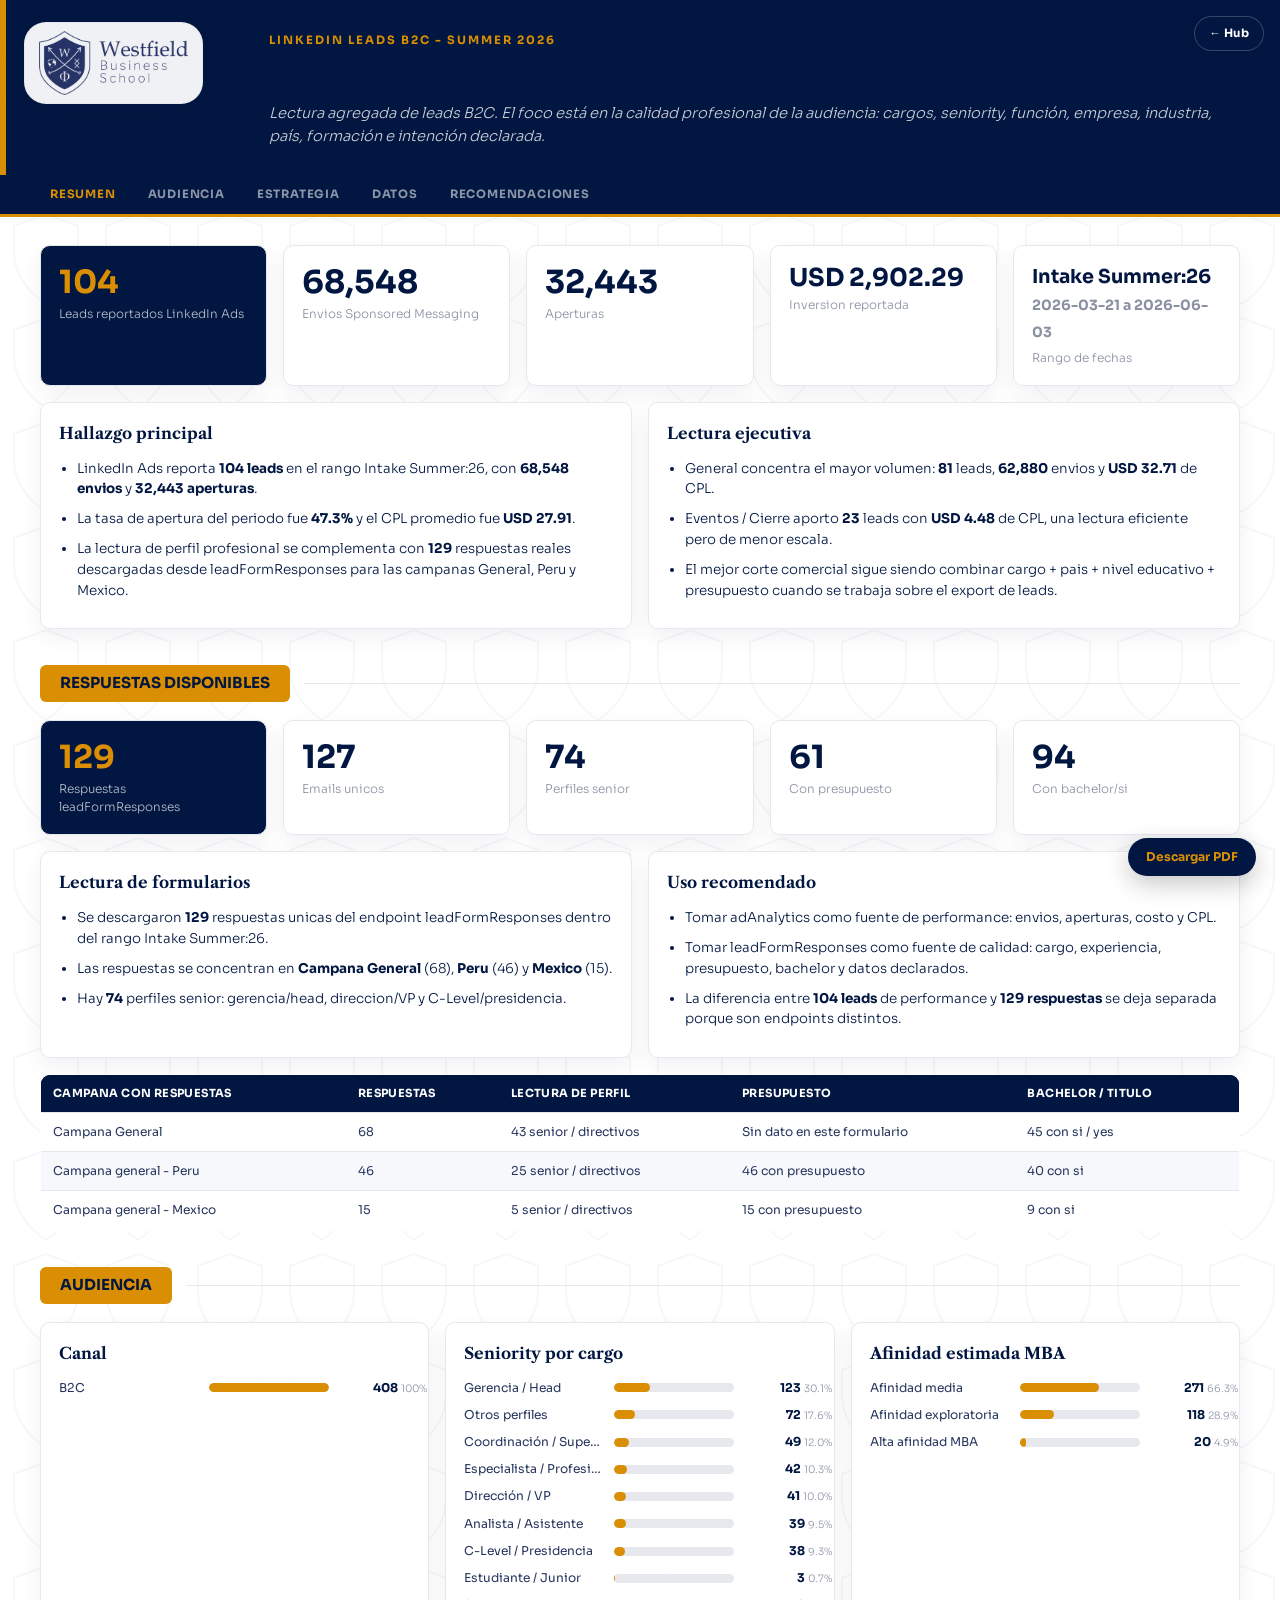
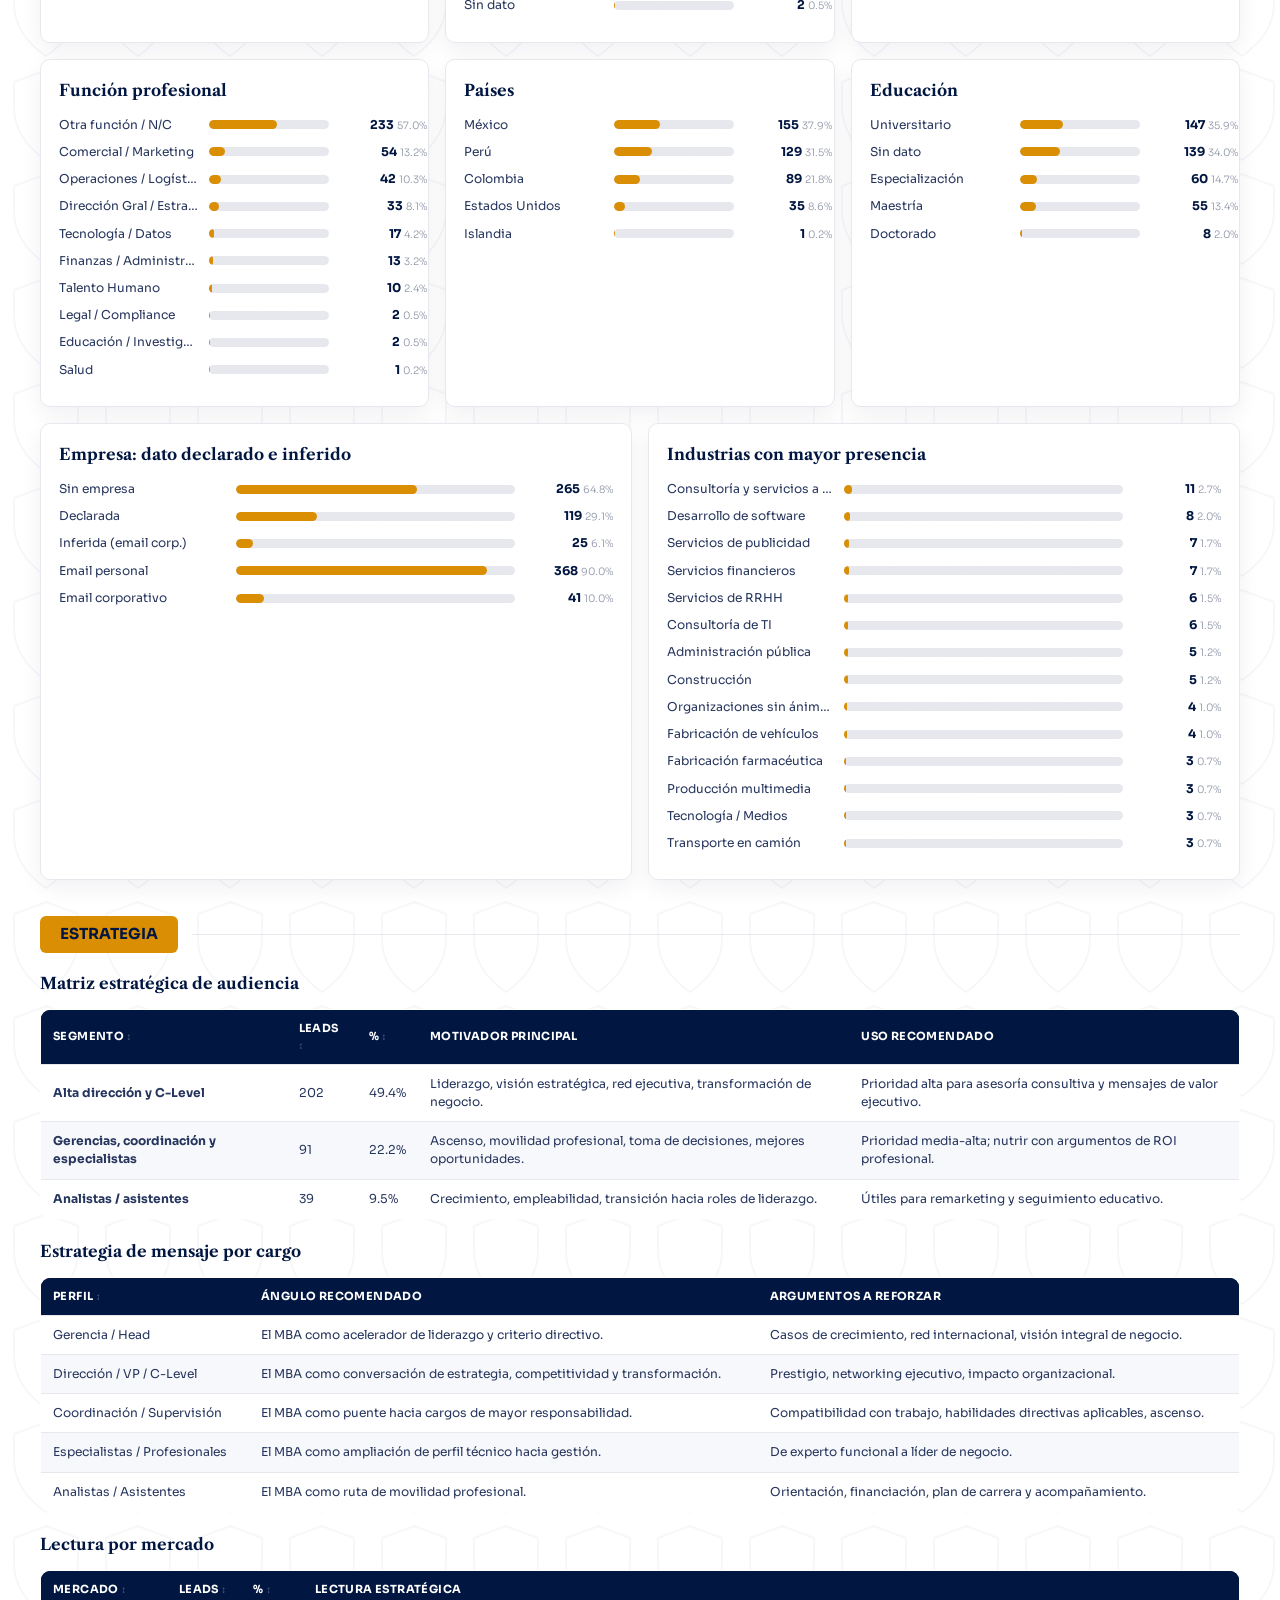
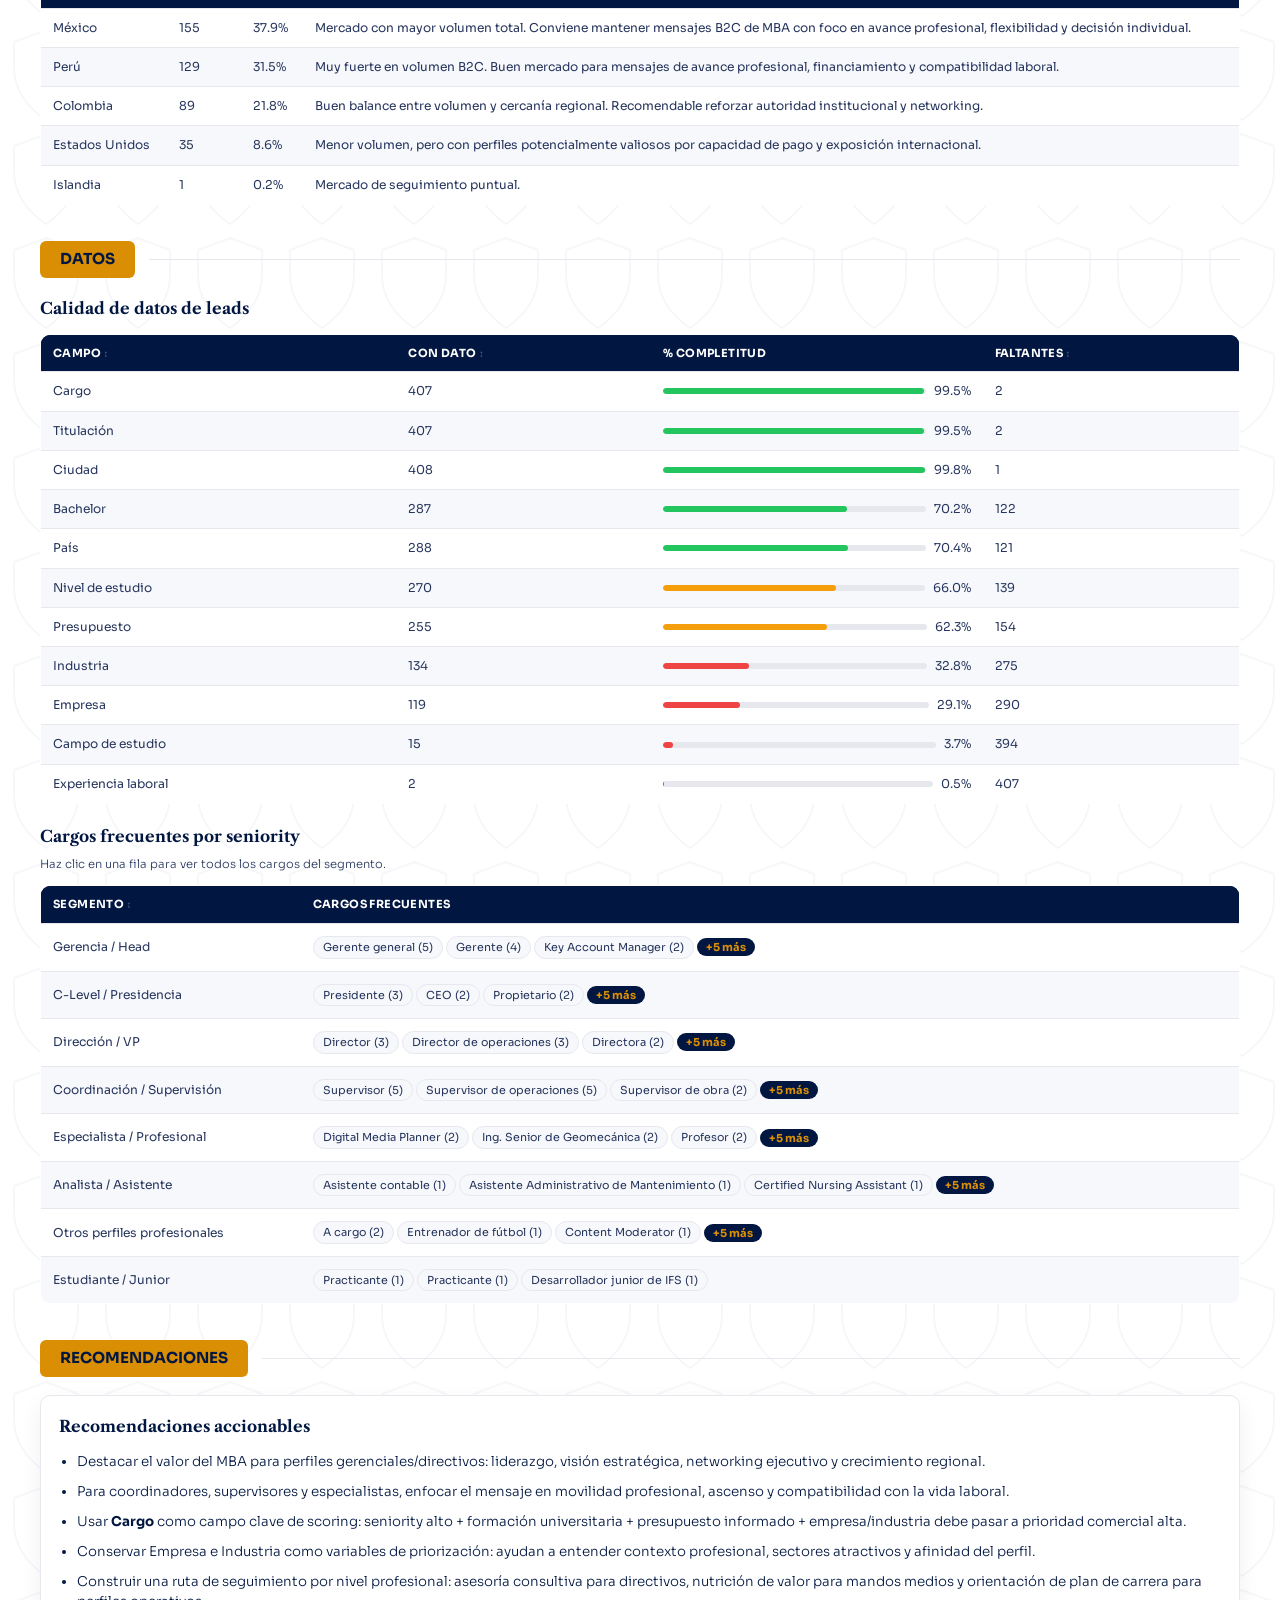
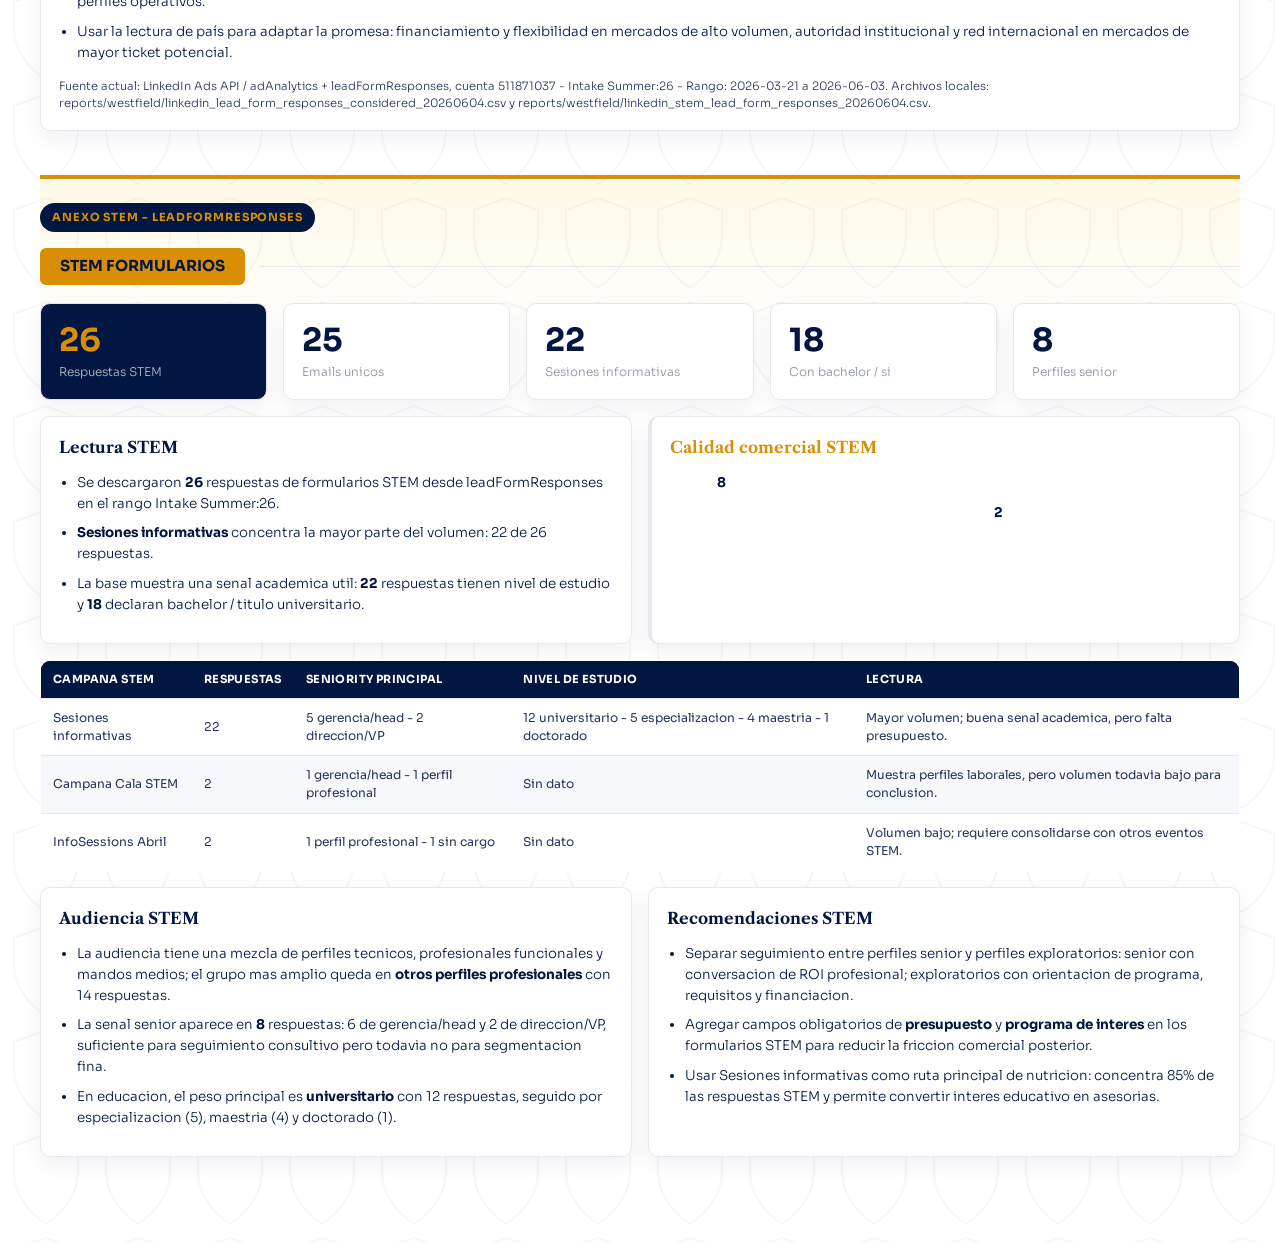
<file: pages/informe-linkedin.html>
<!doctype html>
<html lang="es">
<head>
  <meta charset="utf-8">
  <meta name="viewport" content="width=device-width, initial-scale=1">
  <title>Westfield - Informe LinkedIn Leads B2C</title>
  <link href="https://fonts.googleapis.com/css2?family=Libre+Caslon+Text:wght@400;700&family=Sora:wght@300;400;500;600;700;800&display=swap" rel="stylesheet">
  <link rel="stylesheet" href="../assets/css/shared.css">
  <style>
    body {
      font-family: var(--font-body);
      color: var(--negro);
      background: var(--gris-claro);
      line-height: 1.5;
    }

    /* ── Header ── */
    header {
      background: var(--negro);
      color: white;
      padding: 32px 40px 28px;
      position: relative;
      overflow: hidden;
    }
    header::before {
      content: '';
      position: absolute;
      left: 0; top: 0; bottom: 0;
      width: 6px;
      background: var(--amarillo);
    }
    .header-tag {
      font-size: .72rem;
      font-weight: 700;
      color: var(--amarillo);
      text-transform: uppercase;
      letter-spacing: 2px;
      margin-bottom: 10px;
    }
    header h1 { margin: 0 0 8px; font-size: 2rem; font-weight: 700; letter-spacing: -.4px; line-height: 1.1; }
    header p  { margin: 0; color: rgba(255,255,255,.78); max-width: 980px; font-weight: 300; font-style: italic; font-size: .92rem; }

    /* ── Sticky nav ── */
    .sticky-nav {
      position: sticky;
      top: 0;
      z-index: 200;
      background: var(--negro);
      border-bottom: 3px solid var(--amarillo);
      display: flex;
      padding: 0 34px;
      overflow-x: auto;
    }
    .nav-tab {
      color: rgba(255,255,255,.55);
      font-size: .72rem;
      font-weight: 700;
      padding: 11px 16px;
      text-decoration: none;
      text-transform: uppercase;
      letter-spacing: .8px;
      border-bottom: 3px solid transparent;
      margin-bottom: -3px;
      white-space: nowrap;
      transition: color .15s;
    }
    .nav-tab:hover { color: rgba(255,255,255,.9); }
    .nav-tab.active { color: var(--amarillo); border-bottom-color: var(--amarillo); }

    /* ── Layout ── */
    main { padding: 28px 40px 56px; max-width: 1380px; margin: auto; }
    section { margin: 0 0 28px; scroll-margin-top: 48px; }
    h2 { font-size: 1rem; margin: 0 0 14px; font-weight: 700; text-transform: uppercase; letter-spacing: -.1px; }
    .grid { display: grid; gap: 16px; }
    .cards { grid-template-columns: repeat(5, minmax(150px, 1fr)); }
    .two   { grid-template-columns: repeat(2, minmax(0, 1fr)); }
    .three { grid-template-columns: repeat(3, minmax(0, 1fr)); }
    .card {
      background: var(--blanco);
      border: 1px solid var(--gris-borde);
      border-radius: var(--radius);
      padding: 18px;
      box-shadow: 0 2px 12px rgba(0,0,0,.03);
    }
    .metric .value { font-size: 2rem; font-weight: 700; margin-bottom: 4px; color: var(--negro); line-height: 1.15; }
    .metric .label { color: var(--gris-medio); font-size: .75rem; font-weight: 300; }
    .note      { background: #FFF7ED; border-color: #fed7aa; }
    .ok        { background: #eef8f0; border-color: #bfe5c4; }
    .highlight { background: #eef7ff; border-color: #bfdbfe; }

    /* ── Bars (animated) ── */
    .bar-row {
      display: grid;
      grid-template-columns: minmax(140px, 1.2fr) minmax(120px, 2fr) 88px;
      gap: 10px;
      align-items: center;
      margin: 9px 0;
      font-size: .76rem;
    }
    .bar-label { overflow: hidden; text-overflow: ellipsis; white-space: nowrap; color: var(--gris-oscuro); }
    .bar-track { background: var(--gris-borde); height: 9px; border-radius: 999px; overflow: hidden; }
    .bar-track span {
      display: block;
      height: 100%;
      background: var(--amarillo);
      border-radius: 999px;
      width: 0;
      transition: width .9s cubic-bezier(.4,0,.2,1);
    }
    .bar-value { text-align: right; font-weight: 700; font-size: .76rem; }
    .bar-value small { color: var(--gris-medio); font-weight: 300; }

    /* ── Section divider ── */
    .section-title {
      display: flex;
      align-items: center;
      gap: 14px;
      margin: 36px 0 18px;
    }
    .section-title .bar-label-deco { background: var(--amarillo); padding: 7px 20px; border-radius: 6px; }
    .section-title h3 { margin: 0; font-size: .95rem; font-weight: 700; text-transform: uppercase; color: var(--negro); }
    .section-title .line { flex: 1; height: 1px; background: var(--gris-borde); }

    /* ── Tables ── */
    table {
      width: 100%;
      border-collapse: collapse;
      background: var(--blanco);
      border: 1px solid var(--gris-borde);
      border-radius: var(--radius);
      overflow: hidden;
      font-size: .76rem;
    }
    th, td { padding: 10px 12px; border-bottom: 1px solid var(--gris-borde); text-align: left; vertical-align: middle; }
    th {
      background: var(--negro);
      color: var(--amarillo);
      font-weight: 700;
      font-size: .7rem;
      letter-spacing: .4px;
      text-transform: uppercase;
    }
    th[data-sort] { cursor: pointer; user-select: none; }
    th[data-sort]:hover { background: #1f1f1f; }
    th[data-sort]::after { content: ' ↕'; opacity: .35; font-size: .6rem; }
    th[data-sort].asc::after  { content: ' ↑'; opacity: 1; }
    th[data-sort].desc::after { content: ' ↓'; opacity: 1; }
    tr:last-child td { border-bottom: 0; }
    tbody tr:nth-child(even) td { background: var(--gris-claro); }
    tbody tr { transition: background .12s; }
    tbody tr:hover td { background: #FFFDE7; }

    /* ── Quality inline bar ── */
    .q-bar-wrap { display: flex; align-items: center; gap: 8px; }
    .q-track { flex: 1; min-width: 60px; background: var(--gris-borde); height: 6px; border-radius: 999px; overflow: hidden; }
    .q-fill {
      height: 100%;
      border-radius: 999px;
      width: 0;
      transition: width .9s cubic-bezier(.4,0,.2,1);
    }
    .q-fill.high { background: #22c55e; }
    .q-fill.mid  { background: #f59e0b; }
    .q-fill.low  { background: #ef4444; }

    /* ── Cargo pills ── */
    .cargo-pill {
      display: inline-block;
      background: var(--gris-claro);
      border: 1px solid var(--gris-borde);
      border-radius: 999px;
      padding: 2px 9px;
      font-size: .69rem;
      margin: 2px 3px 2px 0;
      vertical-align: middle;
    }
    .cargo-pill.hidden { display: none; }
    .cargo-toggle {
      display: inline-block;
      background: var(--negro);
      color: var(--amarillo);
      border: none;
      border-radius: 999px;
      padding: 2px 9px;
      font-size: .69rem;
      font-weight: 700;
      cursor: pointer;
      vertical-align: middle;
      font-family: var(--font-body);
      transition: opacity .15s;
    }
    .cargo-toggle:hover { opacity: .8; }

    /* ── Insights ── */
    .insights { padding-left: 18px; }
    .insights li { margin: 9px 0; font-size: .84rem; font-weight: 300; line-height: 1.55; }
    .insights li strong { font-weight: 700; color: var(--negro); }
    .small { color: var(--gris-medio); font-size: .72rem; font-weight: 300; }
    .pdf-download {
      position: fixed;
      right: 24px;
      bottom: 24px;
      z-index: 300;
      border: 0;
      border-radius: 999px;
      background: var(--negro);
      color: var(--amarillo);
      padding: 11px 18px;
      font-family: var(--font-body);
      font-size: .76rem;
      font-weight: 700;
      box-shadow: 0 8px 24px rgba(0,0,0,.22);
      cursor: pointer;
    }
    .pdf-download:hover { opacity: .9; }

    .stem-section {
      margin-top: 44px;
      padding: 24px 0 2px;
      border-top: 4px solid var(--amarillo);
      background: linear-gradient(180deg, rgba(255,192,0,.10), rgba(255,255,255,0) 150px);
    }
    .stem-section .section-title { margin-top: 0; }
    .stem-kicker {
      display: inline-flex;
      align-items: center;
      gap: 8px;
      margin: 0 0 16px;
      padding: 6px 12px;
      border-radius: 999px;
      background: var(--negro);
      color: var(--amarillo);
      font-size: .7rem;
      font-weight: 700;
      letter-spacing: .08em;
      text-transform: uppercase;
    }
    .stem-note {
      background: var(--negro) !important;
      color: var(--blanco);
      border-left: 4px solid var(--amarillo) !important;
    }
    .stem-note h2 { color: var(--amarillo); }
    .stem-note .insights li { color: rgba(255,255,255,.84); }
    .stem-note strong { color: var(--amarillo); }

    /* ── Responsive ── */
    @media (max-width: 980px) {
      main, header { padding-left: 18px; padding-right: 18px; }
      .sticky-nav { padding: 0 18px; }
      .cards, .two, .three { grid-template-columns: 1fr; }
      .bar-row { grid-template-columns: 1fr; gap: 4px; }
      .bar-value { text-align: left; }
      header h1 { font-size: 1.5rem; }
    }
    @media print {
      .hub-back, .sticky-nav, .pdf-download { display: none !important; }
      body { background: white; }
      main { max-width: none; padding: 18px; }
      section { break-inside: auto; page-break-inside: auto; }
      .card, table { box-shadow: none; }
    }
  
/* Template PPT 2026 alignment */
body{font-family:var(--font-body)!important;color:var(--negro);background-color:var(--blanco)!important;background-image:var(--westfield-pattern)!important;background-size:92px 104px!important}
h1,h2,.hero h1,.slide-cover h1,.cover h1{font-family:var(--font-title)!important;letter-spacing:0!important;text-transform:none!important;color:var(--negro)}
.slide,.cover,.slide-cover,.index-modal{background-color:var(--blanco)!important;background-image:var(--westfield-pattern)!important;background-size:92px 104px!important}
.slide-section,.claim,.claim-box,.hero,.funnel-step,.mix-tab.active,.tab.active,thead tr,tfoot tr,.metric:first-child,.kpi.accent{background:var(--negro)!important;color:var(--blanco)!important}
.slide-header,.top .header{background:transparent!important;padding:0!important;border-radius:0!important;box-shadow:none!important;white-space:normal!important}
.slide-header h2,.top .header h2,.section-title h2{font-family:var(--font-title)!important;color:var(--amarillo)!important;font-size:clamp(2.1rem,4vw,4rem)!important;line-height:.95!important;text-transform:none!important;letter-spacing:0!important}
.card,.stat-card,.panel,.metric,.kpi,.chart-box,.conclusion-card,.strategic-card,.insight-card,.timeline-item,.tl,.action,.mini-kpi,.table-wrap,.mix-panel-container,.panels,.note,.note-box,.quote,.quote-box{border-color:var(--gris-borde)!important;border-radius:var(--radius)!important;box-shadow:var(--shadow-card)!important}
.card,.stat-card,.panel,.metric,.kpi,.chart-box,.conclusion-card,.strategic-card,.insight-card,.timeline-item,.tl,.action,.mini-kpi,.table-wrap,.mix-panel-container,.panels{background:rgba(255,255,255,.94)!important}
.num,.badge,.panel-header-badge,.period-badge,.filter.active,.index-btn,.index-toggle-btn{background:var(--negro)!important;color:var(--amarillo)!important;border-color:var(--negro)!important}
.val,.stat-val,.metric-value,.kpi-val{color:var(--negro)!important;font-family:var(--font-body)!important}
.metric:first-child .metric-value,.metric:first-child .value,.kpi.accent .kpi-val,.claim strong,.claim-box strong,tfoot tr,.mix-tab.active .pct{color:var(--amarillo)!important}
.metric:first-child .label{color:rgba(255,255,255,.72)!important}
th{background:var(--negro)!important;color:var(--blanco)!important;font-family:var(--font-body)!important}
.progress,.progress-bar,.bar-fill.yellow,.bar span,.metric::after,.kpi::after,.card::after{background:var(--amarillo)!important}
.nav-btn,.nav button,.tools button,.filter,.tab,.mix-tab{font-family:var(--font-body)!important;border-radius:999px!important}
.nav-btn:hover,.nav button:hover,.tools button:hover,.filter:hover,.tab:hover,.mix-tab:hover{background:var(--negro)!important;color:var(--amarillo)!important;border-color:var(--negro)!important}
.light-text,.desc,.body-text,.small,.metric-note,.kpi-sub,.card p,.panel-box p,td{color:var(--gris-oscuro)!important}
.hero h1{color:var(--blanco)!important}
.section-title .bar{background:transparent!important;padding:0!important;border-radius:0!important}
.index-btn,.index-toggle-btn{right:112px!important}
@media(max-width:768px){.slide-header h2,.top .header h2{font-size:2rem!important}}
  </style>
</head>
<body>
<img class="wbs-brand-logo" src="../assets/img/logo-wbs-azul.png" alt="Westfield Business School">
<a class="hub-back" href="../index.html">← Hub</a>
<button class="pdf-download" type="button" onclick="window.print()">Descargar PDF</button>

<header>
  <div class="header-tag">LinkedIn Leads B2C - Summer 2026</div>
  <h1>Informe general de perfiles B2C</h1>
  <p>Lectura agregada de leads B2C. El foco está en la calidad profesional de la audiencia: cargos, seniority, función, empresa, industria, país, formación e intención declarada.</p>
</header>

<nav class="sticky-nav" id="stickyNav">
  <a class="nav-tab active" href="#resumen"    data-target="resumen">Resumen</a>
  <a class="nav-tab"        href="#audiencia"  data-target="audiencia">Audiencia</a>
  <a class="nav-tab"        href="#estrategia" data-target="estrategia">Estrategia</a>
  <a class="nav-tab"        href="#datos"      data-target="datos">Datos</a>
  <a class="nav-tab"        href="#recomendaciones" data-target="recomendaciones">Recomendaciones</a>
</nav>

<main>

  <!-- ── RESUMEN ────────────────────────────────────────────────────────── -->
  <section id="resumen">
    <div class="grid cards" style="margin-bottom:16px">
      <div class="card metric">
        <div class="value">104</div>
        <div class="label">Leads reportados LinkedIn Ads</div>
      </div>
      <div class="card metric">
        <div class="value">68,548</div>
        <div class="label">Envios Sponsored Messaging</div>
      </div>
      <div class="card metric">
        <div class="value">32,443</div>
        <div class="label">Aperturas</div>
      </div>
      <div class="card metric">
        <div class="value" style="font-size:1.55rem">USD 2,902.29</div>
        <div class="label">Inversion reportada</div>
      </div>
      <div class="card metric">
        <div class="value" style="font-size:1.2rem;line-height:1.4">Intake Summer:26<br><span style="font-size:.88rem;color:var(--gris-medio)">2026-03-21 a 2026-06-03</span></div>
        <div class="label">Rango de fechas</div>
      </div>
    </div>

    <div class="grid two">
      <div class="card highlight">
        <h2>Hallazgo principal</h2>
        <ul class="insights">
          <li>LinkedIn Ads reporta <strong>104 leads</strong> en el rango Intake Summer:26, con <strong>68,548 envios</strong> y <strong>32,443 aperturas</strong>.</li>
          <li>La tasa de apertura del periodo fue <strong>47.3%</strong> y el CPL promedio fue <strong>USD 27.91</strong>.</li>
          <li>La lectura de perfil profesional se complementa con <strong>129</strong> respuestas reales descargadas desde leadFormResponses para las campanas General, Peru y Mexico.</li>
        </ul>
      </div>
      <div class="card ok">
        <h2>Lectura ejecutiva</h2>
        <ul class="insights">
          <li>General concentra el mayor volumen: <strong>81</strong> leads, <strong>62,880</strong> envios y <strong>USD 32.71</strong> de CPL.</li>
          <li>Eventos / Cierre aporto <strong>23</strong> leads con <strong>USD 4.48</strong> de CPL, una lectura eficiente pero de menor escala.</li>
          <li>El mejor corte comercial sigue siendo combinar cargo + pais + nivel educativo + presupuesto cuando se trabaja sobre el export de leads.</li>
        </ul>
      </div>
    </div>
  </section>

  <!-- ── AUDIENCIA ──────────────────────────────────────────────────────── -->
  <section>
    <div class="section-title"><div class="bar-label-deco"><h3>Respuestas disponibles</h3></div><div class="line"></div></div>
    <div class="grid cards" style="margin-bottom:16px">
      <div class="card metric">
        <div class="value">129</div>
        <div class="label">Respuestas leadFormResponses</div>
      </div>
      <div class="card metric">
        <div class="value">127</div>
        <div class="label">Emails unicos</div>
      </div>
      <div class="card metric">
        <div class="value">74</div>
        <div class="label">Perfiles senior</div>
      </div>
      <div class="card metric">
        <div class="value">61</div>
        <div class="label">Con presupuesto</div>
      </div>
      <div class="card metric">
        <div class="value">94</div>
        <div class="label">Con bachelor/si</div>
      </div>
    </div>
    <div class="grid two">
      <div class="card highlight">
        <h2>Lectura de formularios</h2>
        <ul class="insights">
          <li>Se descargaron <strong>129</strong> respuestas unicas del endpoint leadFormResponses dentro del rango Intake Summer:26.</li>
          <li>Las respuestas se concentran en <strong>Campana General</strong> (68), <strong>Peru</strong> (46) y <strong>Mexico</strong> (15).</li>
          <li>Hay <strong>74</strong> perfiles senior: gerencia/head, direccion/VP y C-Level/presidencia.</li>
        </ul>
      </div>
      <div class="card ok">
        <h2>Uso recomendado</h2>
        <ul class="insights">
          <li>Tomar adAnalytics como fuente de performance: envios, aperturas, costo y CPL.</li>
          <li>Tomar leadFormResponses como fuente de calidad: cargo, experiencia, presupuesto, bachelor y datos declarados.</li>
          <li>La diferencia entre <strong>104 leads</strong> de performance y <strong>129 respuestas</strong> se deja separada porque son endpoints distintos.</li>
        </ul>
      </div>
    </div>
    <table style="margin-top:16px">
      <thead>
        <tr><th>Campana con respuestas</th><th>Respuestas</th><th>Lectura de perfil</th><th>Presupuesto</th><th>Bachelor / titulo</th></tr>
      </thead>
      <tbody>
        <tr><td>Campana General</td><td>68</td><td>43 senior / directivos</td><td>Sin dato en este formulario</td><td>45 con si / yes</td></tr>
        <tr><td>Campana general - Peru</td><td>46</td><td>25 senior / directivos</td><td>46 con presupuesto</td><td>40 con si</td></tr>
        <tr><td>Campana general - Mexico</td><td>15</td><td>5 senior / directivos</td><td>15 con presupuesto</td><td>9 con si</td></tr>
      </tbody>
    </table>
  </section>


  <div class="section-title"><div class="bar-label-deco"><h3>Audiencia</h3></div><div class="line"></div></div>

  <section id="audiencia">
    <div class="grid three" style="margin-bottom:16px">

      <div class="card">
        <h2>Canal</h2>
        <div class="bar-row"><div class="bar-label">B2C</div><div class="bar-track"><span data-w="100%"></span></div><div class="bar-value">408 <small>100%</small></div></div>
      </div>

      <div class="card">
        <h2>Seniority por cargo</h2>
        <div class="bar-row"><div class="bar-label">Gerencia / Head</div><div class="bar-track"><span data-w="30.1%"></span></div><div class="bar-value">123 <small>30.1%</small></div></div>
        <div class="bar-row"><div class="bar-label">Otros perfiles</div><div class="bar-track"><span data-w="17.6%"></span></div><div class="bar-value">72 <small>17.6%</small></div></div>
        <div class="bar-row"><div class="bar-label">Coordinación / Supervisión</div><div class="bar-track"><span data-w="12.0%"></span></div><div class="bar-value">49 <small>12.0%</small></div></div>
        <div class="bar-row"><div class="bar-label">Especialista / Profesional</div><div class="bar-track"><span data-w="10.3%"></span></div><div class="bar-value">42 <small>10.3%</small></div></div>
        <div class="bar-row"><div class="bar-label">Dirección / VP</div><div class="bar-track"><span data-w="10.0%"></span></div><div class="bar-value">41 <small>10.0%</small></div></div>
        <div class="bar-row"><div class="bar-label">Analista / Asistente</div><div class="bar-track"><span data-w="9.5%"></span></div><div class="bar-value">39 <small>9.5%</small></div></div>
        <div class="bar-row"><div class="bar-label">C-Level / Presidencia</div><div class="bar-track"><span data-w="9.3%"></span></div><div class="bar-value">38 <small>9.3%</small></div></div>
        <div class="bar-row"><div class="bar-label">Estudiante / Junior</div><div class="bar-track"><span data-w="0.7%"></span></div><div class="bar-value">3 <small>0.7%</small></div></div>
        <div class="bar-row"><div class="bar-label">Sin dato</div><div class="bar-track"><span data-w="0.5%"></span></div><div class="bar-value">2 <small>0.5%</small></div></div>
      </div>

      <div class="card">
        <h2>Afinidad estimada MBA</h2>
        <div class="bar-row"><div class="bar-label">Afinidad media</div><div class="bar-track"><span data-w="66.3%"></span></div><div class="bar-value">271 <small>66.3%</small></div></div>
        <div class="bar-row"><div class="bar-label">Afinidad exploratoria</div><div class="bar-track"><span data-w="28.9%"></span></div><div class="bar-value">118 <small>28.9%</small></div></div>
        <div class="bar-row"><div class="bar-label">Alta afinidad MBA</div><div class="bar-track"><span data-w="4.9%"></span></div><div class="bar-value">20 <small>4.9%</small></div></div>
      </div>
    </div>

    <div class="grid three">
      <div class="card">
        <h2>Función profesional</h2>
        <div class="bar-row"><div class="bar-label">Otra función / N/C</div><div class="bar-track"><span data-w="57.0%"></span></div><div class="bar-value">233 <small>57.0%</small></div></div>
        <div class="bar-row"><div class="bar-label">Comercial / Marketing</div><div class="bar-track"><span data-w="13.2%"></span></div><div class="bar-value">54 <small>13.2%</small></div></div>
        <div class="bar-row"><div class="bar-label">Operaciones / Logística</div><div class="bar-track"><span data-w="10.3%"></span></div><div class="bar-value">42 <small>10.3%</small></div></div>
        <div class="bar-row"><div class="bar-label">Dirección Gral / Estrategia</div><div class="bar-track"><span data-w="8.1%"></span></div><div class="bar-value">33 <small>8.1%</small></div></div>
        <div class="bar-row"><div class="bar-label">Tecnología / Datos</div><div class="bar-track"><span data-w="4.2%"></span></div><div class="bar-value">17 <small>4.2%</small></div></div>
        <div class="bar-row"><div class="bar-label">Finanzas / Administración</div><div class="bar-track"><span data-w="3.2%"></span></div><div class="bar-value">13 <small>3.2%</small></div></div>
        <div class="bar-row"><div class="bar-label">Talento Humano</div><div class="bar-track"><span data-w="2.4%"></span></div><div class="bar-value">10 <small>2.4%</small></div></div>
        <div class="bar-row"><div class="bar-label">Legal / Compliance</div><div class="bar-track"><span data-w="0.5%"></span></div><div class="bar-value">2 <small>0.5%</small></div></div>
        <div class="bar-row"><div class="bar-label">Educación / Investigación</div><div class="bar-track"><span data-w="0.5%"></span></div><div class="bar-value">2 <small>0.5%</small></div></div>
        <div class="bar-row"><div class="bar-label">Salud</div><div class="bar-track"><span data-w="0.2%"></span></div><div class="bar-value">1 <small>0.2%</small></div></div>
      </div>

      <div class="card">
        <h2>Países</h2>
        <div class="bar-row"><div class="bar-label">México</div><div class="bar-track"><span data-w="37.9%"></span></div><div class="bar-value">155 <small>37.9%</small></div></div>
        <div class="bar-row"><div class="bar-label">Perú</div><div class="bar-track"><span data-w="31.5%"></span></div><div class="bar-value">129 <small>31.5%</small></div></div>
        <div class="bar-row"><div class="bar-label">Colombia</div><div class="bar-track"><span data-w="21.8%"></span></div><div class="bar-value">89 <small>21.8%</small></div></div>
        <div class="bar-row"><div class="bar-label">Estados Unidos</div><div class="bar-track"><span data-w="8.6%"></span></div><div class="bar-value">35 <small>8.6%</small></div></div>
        <div class="bar-row"><div class="bar-label">Islandia</div><div class="bar-track"><span data-w="0.2%"></span></div><div class="bar-value">1 <small>0.2%</small></div></div>
      </div>

      <div class="card">
        <h2>Educación</h2>
        <div class="bar-row"><div class="bar-label">Universitario</div><div class="bar-track"><span data-w="35.9%"></span></div><div class="bar-value">147 <small>35.9%</small></div></div>
        <div class="bar-row"><div class="bar-label">Sin dato</div><div class="bar-track"><span data-w="34.0%"></span></div><div class="bar-value">139 <small>34.0%</small></div></div>
        <div class="bar-row"><div class="bar-label">Especialización</div><div class="bar-track"><span data-w="14.7%"></span></div><div class="bar-value">60 <small>14.7%</small></div></div>
        <div class="bar-row"><div class="bar-label">Maestría</div><div class="bar-track"><span data-w="13.4%"></span></div><div class="bar-value">55 <small>13.4%</small></div></div>
        <div class="bar-row"><div class="bar-label">Doctorado</div><div class="bar-track"><span data-w="2.0%"></span></div><div class="bar-value">8 <small>2.0%</small></div></div>
      </div>
    </div>

    <div class="grid two" style="margin-top:16px">
      <div class="card">
        <h2>Empresa: dato declarado e inferido</h2>
        <div class="bar-row"><div class="bar-label">Sin empresa</div><div class="bar-track"><span data-w="64.8%"></span></div><div class="bar-value">265 <small>64.8%</small></div></div>
        <div class="bar-row"><div class="bar-label">Declarada</div><div class="bar-track"><span data-w="29.1%"></span></div><div class="bar-value">119 <small>29.1%</small></div></div>
        <div class="bar-row"><div class="bar-label">Inferida (email corp.)</div><div class="bar-track"><span data-w="6.1%"></span></div><div class="bar-value">25 <small>6.1%</small></div></div>
        <div class="bar-row"><div class="bar-label">Email personal</div><div class="bar-track"><span data-w="90.0%"></span></div><div class="bar-value">368 <small>90.0%</small></div></div>
        <div class="bar-row"><div class="bar-label">Email corporativo</div><div class="bar-track"><span data-w="10.0%"></span></div><div class="bar-value">41 <small>10.0%</small></div></div>
      </div>

      <div class="card">
        <h2>Industrias con mayor presencia</h2>
        <div class="bar-row"><div class="bar-label">Consultoría y servicios a empresas</div><div class="bar-track"><span data-w="2.7%"></span></div><div class="bar-value">11 <small>2.7%</small></div></div>
        <div class="bar-row"><div class="bar-label">Desarrollo de software</div><div class="bar-track"><span data-w="2.0%"></span></div><div class="bar-value">8 <small>2.0%</small></div></div>
        <div class="bar-row"><div class="bar-label">Servicios de publicidad</div><div class="bar-track"><span data-w="1.7%"></span></div><div class="bar-value">7 <small>1.7%</small></div></div>
        <div class="bar-row"><div class="bar-label">Servicios financieros</div><div class="bar-track"><span data-w="1.7%"></span></div><div class="bar-value">7 <small>1.7%</small></div></div>
        <div class="bar-row"><div class="bar-label">Servicios de RRHH</div><div class="bar-track"><span data-w="1.5%"></span></div><div class="bar-value">6 <small>1.5%</small></div></div>
        <div class="bar-row"><div class="bar-label">Consultoría de TI</div><div class="bar-track"><span data-w="1.5%"></span></div><div class="bar-value">6 <small>1.5%</small></div></div>
        <div class="bar-row"><div class="bar-label">Administración pública</div><div class="bar-track"><span data-w="1.2%"></span></div><div class="bar-value">5 <small>1.2%</small></div></div>
        <div class="bar-row"><div class="bar-label">Construcción</div><div class="bar-track"><span data-w="1.2%"></span></div><div class="bar-value">5 <small>1.2%</small></div></div>
        <div class="bar-row"><div class="bar-label">Organizaciones sin ánimo de lucro</div><div class="bar-track"><span data-w="1.0%"></span></div><div class="bar-value">4 <small>1.0%</small></div></div>
        <div class="bar-row"><div class="bar-label">Fabricación de vehículos</div><div class="bar-track"><span data-w="1.0%"></span></div><div class="bar-value">4 <small>1.0%</small></div></div>
        <div class="bar-row"><div class="bar-label">Fabricación farmacéutica</div><div class="bar-track"><span data-w="0.7%"></span></div><div class="bar-value">3 <small>0.7%</small></div></div>
        <div class="bar-row"><div class="bar-label">Producción multimedia</div><div class="bar-track"><span data-w="0.7%"></span></div><div class="bar-value">3 <small>0.7%</small></div></div>
        <div class="bar-row"><div class="bar-label">Tecnología / Medios</div><div class="bar-track"><span data-w="0.7%"></span></div><div class="bar-value">3 <small>0.7%</small></div></div>
        <div class="bar-row"><div class="bar-label">Transporte en camión</div><div class="bar-track"><span data-w="0.7%"></span></div><div class="bar-value">3 <small>0.7%</small></div></div>
      </div>
    </div>
  </section>

  <!-- ── ESTRATEGIA ─────────────────────────────────────────────────────── -->
  <div class="section-title"><div class="bar-label-deco"><h3>Estrategia</h3></div><div class="line"></div></div>

  <section id="estrategia">
    <h2>Matriz estratégica de audiencia</h2>
    <table style="margin-bottom:20px">
      <thead>
        <tr>
          <th data-sort>Segmento</th>
          <th data-sort>Leads</th>
          <th data-sort>%</th>
          <th>Motivador principal</th>
          <th>Uso recomendado</th>
        </tr>
      </thead>
      <tbody>
        <tr>
          <td><strong>Alta dirección y C-Level</strong></td>
          <td>202</td><td>49.4%</td>
          <td>Liderazgo, visión estratégica, red ejecutiva, transformación de negocio.</td>
          <td>Prioridad alta para asesoría consultiva y mensajes de valor ejecutivo.</td>
        </tr>
        <tr>
          <td><strong>Gerencias, coordinación y especialistas</strong></td>
          <td>91</td><td>22.2%</td>
          <td>Ascenso, movilidad profesional, toma de decisiones, mejores oportunidades.</td>
          <td>Prioridad media-alta; nutrir con argumentos de ROI profesional.</td>
        </tr>
        <tr>
          <td><strong>Analistas / asistentes</strong></td>
          <td>39</td><td>9.5%</td>
          <td>Crecimiento, empleabilidad, transición hacia roles de liderazgo.</td>
          <td>Útiles para remarketing y seguimiento educativo.</td>
        </tr>
      </tbody>
    </table>

    <h2>Estrategia de mensaje por cargo</h2>
    <table style="margin-bottom:20px">
      <thead>
        <tr>
          <th data-sort>Perfil</th>
          <th>Ángulo recomendado</th>
          <th>Argumentos a reforzar</th>
        </tr>
      </thead>
      <tbody>
        <tr><td>Gerencia / Head</td><td>El MBA como acelerador de liderazgo y criterio directivo.</td><td>Casos de crecimiento, red internacional, visión integral de negocio.</td></tr>
        <tr><td>Dirección / VP / C-Level</td><td>El MBA como conversación de estrategia, competitividad y transformación.</td><td>Prestigio, networking ejecutivo, impacto organizacional.</td></tr>
        <tr><td>Coordinación / Supervisión</td><td>El MBA como puente hacia cargos de mayor responsabilidad.</td><td>Compatibilidad con trabajo, habilidades directivas aplicables, ascenso.</td></tr>
        <tr><td>Especialistas / Profesionales</td><td>El MBA como ampliación de perfil técnico hacia gestión.</td><td>De experto funcional a líder de negocio.</td></tr>
        <tr><td>Analistas / Asistentes</td><td>El MBA como ruta de movilidad profesional.</td><td>Orientación, financiación, plan de carrera y acompañamiento.</td></tr>
      </tbody>
    </table>

    <h2>Lectura por mercado</h2>
    <table>
      <thead>
        <tr>
          <th data-sort>Mercado</th>
          <th data-sort>Leads</th>
          <th data-sort>%</th>
          <th>Lectura estratégica</th>
        </tr>
      </thead>
      <tbody>
        <tr><td>México</td><td>155</td><td>37.9%</td><td>Mercado con mayor volumen total. Conviene mantener mensajes B2C de MBA con foco en avance profesional, flexibilidad y decisión individual.</td></tr>
        <tr><td>Perú</td><td>129</td><td>31.5%</td><td>Muy fuerte en volumen B2C. Buen mercado para mensajes de avance profesional, financiamiento y compatibilidad laboral.</td></tr>
        <tr><td>Colombia</td><td>89</td><td>21.8%</td><td>Buen balance entre volumen y cercanía regional. Recomendable reforzar autoridad institucional y networking.</td></tr>
        <tr><td>Estados Unidos</td><td>35</td><td>8.6%</td><td>Menor volumen, pero con perfiles potencialmente valiosos por capacidad de pago y exposición internacional.</td></tr>
        <tr><td>Islandia</td><td>1</td><td>0.2%</td><td>Mercado de seguimiento puntual.</td></tr>
      </tbody>
    </table>
  </section>

  <!-- ── DATOS ──────────────────────────────────────────────────────────── -->
  <div class="section-title"><div class="bar-label-deco"><h3>Datos</h3></div><div class="line"></div></div>

  <section id="datos">
    <h2>Calidad de datos de leads</h2>
    <table style="margin-bottom:20px">
      <thead>
        <tr>
          <th data-sort>Campo</th>
          <th data-sort>Con dato</th>
          <th>% completitud</th>
          <th data-sort>Faltantes</th>
        </tr>
      </thead>
      <tbody>
        <tr><td>Cargo</td><td>407</td><td><div class="q-bar-wrap"><div class="q-track"><div class="q-fill high" data-w="99.5%"></div></div><span>99.5%</span></div></td><td>2</td></tr>
        <tr><td>Titulación</td><td>407</td><td><div class="q-bar-wrap"><div class="q-track"><div class="q-fill high" data-w="99.5%"></div></div><span>99.5%</span></div></td><td>2</td></tr>
        <tr><td>Ciudad</td><td>408</td><td><div class="q-bar-wrap"><div class="q-track"><div class="q-fill high" data-w="99.8%"></div></div><span>99.8%</span></div></td><td>1</td></tr>
        <tr><td>Bachelor</td><td>287</td><td><div class="q-bar-wrap"><div class="q-track"><div class="q-fill high" data-w="70.2%"></div></div><span>70.2%</span></div></td><td>122</td></tr>
        <tr><td>País</td><td>288</td><td><div class="q-bar-wrap"><div class="q-track"><div class="q-fill high" data-w="70.4%"></div></div><span>70.4%</span></div></td><td>121</td></tr>
        <tr><td>Nivel de estudio</td><td>270</td><td><div class="q-bar-wrap"><div class="q-track"><div class="q-fill mid" data-w="66.0%"></div></div><span>66.0%</span></div></td><td>139</td></tr>
        <tr><td>Presupuesto</td><td>255</td><td><div class="q-bar-wrap"><div class="q-track"><div class="q-fill mid" data-w="62.3%"></div></div><span>62.3%</span></div></td><td>154</td></tr>
        <tr><td>Industria</td><td>134</td><td><div class="q-bar-wrap"><div class="q-track"><div class="q-fill low" data-w="32.8%"></div></div><span>32.8%</span></div></td><td>275</td></tr>
        <tr><td>Empresa</td><td>119</td><td><div class="q-bar-wrap"><div class="q-track"><div class="q-fill low" data-w="29.1%"></div></div><span>29.1%</span></div></td><td>290</td></tr>
        <tr><td>Campo de estudio</td><td>15</td><td><div class="q-bar-wrap"><div class="q-track"><div class="q-fill low" data-w="3.7%"></div></div><span>3.7%</span></div></td><td>394</td></tr>
        <tr><td>Experiencia laboral</td><td>2</td><td><div class="q-bar-wrap"><div class="q-track"><div class="q-fill low" data-w="0.5%"></div></div><span>0.5%</span></div></td><td>407</td></tr>
      </tbody>
    </table>

    <h2>Cargos frecuentes por seniority</h2>
    <p class="small" style="margin:-6px 0 12px">Haz clic en una fila para ver todos los cargos del segmento.</p>
    <table>
      <thead><tr><th data-sort>Segmento</th><th>Cargos frecuentes</th></tr></thead>
      <tbody>
        <tr><td>Gerencia / Head</td><td class="cargo-cell">Gerente general (5), Gerente (4), Key Account Manager (2), General Manager (2), Gerente General (2), Sr Sales Lead Inside LATAM Hub (1), Key Account Manager Shell (1), Plant Operations Manager (1)</td></tr>
        <tr><td>C-Level / Presidencia</td><td class="cargo-cell">Presidente (3), CEO (2), Propietario (2), Socio fundador (2), HR Business Partner (2), Executive Vice President &amp; Co-Founder | COO - CCO - CSO SDS (1), Principal CEO (1), Socio (1)</td></tr>
        <tr><td>Dirección / VP</td><td class="cargo-cell">Director (3), Director de operaciones (3), Directora (2), Director franchise support (1), Social Media Director (1), Directora Comercial (1), Directora ejecutiva (1), Directora de talento humano y administrativa (1)</td></tr>
        <tr><td>Coordinación / Supervisión</td><td class="cargo-cell">Supervisor (5), Supervisor de operaciones (5), Supervisor de obra (2), Supervisor de producción (2), Cleaning Supervisor (1), Supervisor de operaciones y mantenimiento (1), Supervisora (1), Coordinadora de inteligencia de datos (1)</td></tr>
        <tr><td>Especialista / Profesional</td><td class="cargo-cell">Digital Media Planner (2), Ing. Senior de Geomecánica (2), Profesor (2), Consultor de empresas (1), Asesora de ventas (1), Mechanical Engineer (1), Asesor de gerencia (1), Sales Consultant (1)</td></tr>
        <tr><td>Analista / Asistente</td><td class="cargo-cell">Asistente contable (1), Asistente Administrativo de Mantenimiento (1), Certified Nursing Assistant (1), Representante legal y dueño (1), Agente de atención al cliente (1), Representante comercial y técnico (1), Analista de bodega de importaciones (1), Analista de selección y contratación (1)</td></tr>
        <tr><td>Otros perfiles profesionales</td><td class="cargo-cell">A cargo (2), Entrenador de fútbol (1), Content Moderator (1), Centro de atención telefónica (1), Médico auditor (1), Tecnóloga en imágenes diagnósticas (1), IT administrative (1), Promotor de reinserción social (1)</td></tr>
        <tr><td>Estudiante / Junior</td><td class="cargo-cell">Practicante (1), Practicante (1), Desarrollador junior de IFS (1)</td></tr>
      </tbody>
    </table>
  </section>

  <!-- ── RECOMENDACIONES ────────────────────────────────────────────────── -->
  <div class="section-title"><div class="bar-label-deco"><h3>Recomendaciones</h3></div><div class="line"></div></div>

  <section id="recomendaciones" class="card">
    <h2>Recomendaciones accionables</h2>
    <ul class="insights">
      <li>Destacar el valor del MBA para perfiles gerenciales/directivos: liderazgo, visión estratégica, networking ejecutivo y crecimiento regional.</li>
      <li>Para coordinadores, supervisores y especialistas, enfocar el mensaje en movilidad profesional, ascenso y compatibilidad con la vida laboral.</li>
      <li>Usar <strong>Cargo</strong> como campo clave de scoring: seniority alto + formación universitaria + presupuesto informado + empresa/industria debe pasar a prioridad comercial alta.</li>
      <li>Conservar Empresa e Industria como variables de priorización: ayudan a entender contexto profesional, sectores atractivos y afinidad del perfil.</li>
      <li>Construir una ruta de seguimiento por nivel profesional: asesoría consultiva para directivos, nutrición de valor para mandos medios y orientación de plan de carrera para perfiles operativos.</li>
      <li>Usar la lectura de país para adaptar la promesa: financiamiento y flexibilidad en mercados de alto volumen, autoridad institucional y red internacional en mercados de mayor ticket potencial.</li>
    </ul>
    <p class="small" style="margin-top:14px">Fuente actual: LinkedIn Ads API / adAnalytics + leadFormResponses, cuenta 511871037 - Intake Summer:26 - Rango: 2026-03-21 a 2026-06-03. Archivos locales: reports/westfield/linkedin_lead_form_responses_considered_20260604.csv y reports/westfield/linkedin_stem_lead_form_responses_20260604.csv.</p>
  </section>


  <section class="stem-section" id="stem-formularios">
    <div class="stem-kicker">Anexo STEM - leadFormResponses</div>
    <div class="section-title"><div class="bar-label-deco"><h3>STEM formularios</h3></div><div class="line"></div></div>
    <div class="grid cards" style="margin-bottom:16px">
      <div class="card metric">
        <div class="value">26</div>
        <div class="label">Respuestas STEM</div>
      </div>
      <div class="card metric">
        <div class="value">25</div>
        <div class="label">Emails unicos</div>
      </div>
      <div class="card metric">
        <div class="value">22</div>
        <div class="label">Sesiones informativas</div>
      </div>
      <div class="card metric">
        <div class="value">18</div>
        <div class="label">Con bachelor / si</div>
      </div>
      <div class="card metric">
        <div class="value">8</div>
        <div class="label">Perfiles senior</div>
      </div>
    </div>
    <div class="grid two">
      <div class="card highlight">
        <h2>Lectura STEM</h2>
        <ul class="insights">
          <li>Se descargaron <strong>26</strong> respuestas de formularios STEM desde leadFormResponses en el rango Intake Summer:26.</li>
          <li><strong>Sesiones informativas</strong> concentra la mayor parte del volumen: 22 de 26 respuestas.</li>
          <li>La base muestra una senal academica util: <strong>22</strong> respuestas tienen nivel de estudio y <strong>18</strong> declaran bachelor / titulo universitario.</li>
        </ul>
      </div>
      <div class="card stem-note">
        <h2>Calidad comercial STEM</h2>
        <ul class="insights">
          <li>Hay <strong>8</strong> perfiles senior: gerencia/head o direccion/VP.</li>
          <li>El presupuesto aparece poco informado: solo <strong>2</strong> respuestas tienen rango de presupuesto.</li>
          <li>Recomendacion: reforzar captura de presupuesto y programa de interes en formularios STEM para mejorar priorizacion comercial.</li>
        </ul>
      </div>
    </div>
    <table style="margin-top:16px">
      <thead>
        <tr><th>Campana STEM</th><th>Respuestas</th><th>Seniority principal</th><th>Nivel de estudio</th><th>Lectura</th></tr>
      </thead>
      <tbody>
        <tr><td>Sesiones informativas</td><td>22</td><td>5 gerencia/head - 2 direccion/VP</td><td>12 universitario - 5 especializacion - 4 maestria - 1 doctorado</td><td>Mayor volumen; buena senal academica, pero falta presupuesto.</td></tr>
        <tr><td>Campana Cala STEM</td><td>2</td><td>1 gerencia/head - 1 perfil profesional</td><td>Sin dato</td><td>Muestra perfiles laborales, pero volumen todavia bajo para conclusion.</td></tr>
        <tr><td>InfoSessions Abril</td><td>2</td><td>1 perfil profesional - 1 sin cargo</td><td>Sin dato</td><td>Volumen bajo; requiere consolidarse con otros eventos STEM.</td></tr>
      </tbody>
    </table>
    <div class="grid two" style="margin-top:16px">
      <div class="card">
        <h2>Audiencia STEM</h2>
        <ul class="insights">
          <li>La audiencia tiene una mezcla de perfiles tecnicos, profesionales funcionales y mandos medios; el grupo mas amplio queda en <strong>otros perfiles profesionales</strong> con 14 respuestas.</li>
          <li>La senal senior aparece en <strong>8</strong> respuestas: 6 de gerencia/head y 2 de direccion/VP, suficiente para seguimiento consultivo pero todavia no para segmentacion fina.</li>
          <li>En educacion, el peso principal es <strong>universitario</strong> con 12 respuestas, seguido por especializacion (5), maestria (4) y doctorado (1).</li>
        </ul>
      </div>
      <div class="card">
        <h2>Recomendaciones STEM</h2>
        <ul class="insights">
          <li>Separar seguimiento entre perfiles senior y perfiles exploratorios: senior con conversacion de ROI profesional; exploratorios con orientacion de programa, requisitos y financiacion.</li>
          <li>Agregar campos obligatorios de <strong>presupuesto</strong> y <strong>programa de interes</strong> en los formularios STEM para reducir la friccion comercial posterior.</li>
          <li>Usar Sesiones informativas como ruta principal de nutricion: concentra 85% de las respuestas STEM y permite convertir interes educativo en asesorias.</li>
        </ul>
      </div>
    </div>
  </section>
</main>

<script>
(function () {
  /* ── 1. Animate bars ────────────────────────────────────────────────── */
  function animateBars() {
    document.querySelectorAll('.bar-track span[data-w]').forEach(function (s) {
      s.style.width = s.dataset.w;
    });
    document.querySelectorAll('.q-fill[data-w]').forEach(function (s) {
      s.style.width = s.dataset.w;
    });
  }

  /* ── 2. Sticky nav active tab on scroll ─────────────────────────────── */
  var navTabs = document.querySelectorAll('.nav-tab');
  var sectionIds = ['resumen', 'audiencia', 'estrategia', 'datos', 'recomendaciones'];

  function updateNav() {
    var current = sectionIds[0];
    sectionIds.forEach(function (id) {
      var el = document.getElementById(id);
      if (el && el.getBoundingClientRect().top <= 80) current = id;
    });
    navTabs.forEach(function (t) {
      t.classList.toggle('active', t.dataset.target === current);
    });
  }

  /* ── 3. Sortable tables ─────────────────────────────────────────────── */
  function initSort() {
    document.querySelectorAll('th[data-sort]').forEach(function (th) {
      th.addEventListener('click', function () {
        var table = th.closest('table');
        var col = Array.from(th.parentElement.children).indexOf(th);
        var asc = !th.classList.contains('asc');
        table.querySelectorAll('th').forEach(function (t) { t.classList.remove('asc', 'desc'); });
        th.classList.add(asc ? 'asc' : 'desc');
        var rows = Array.from(table.querySelectorAll('tbody tr'));
        rows.sort(function (a, b) {
          var av = (a.cells[col] ? a.cells[col].textContent : '').trim();
          var bv = (b.cells[col] ? b.cells[col].textContent : '').trim();
          var an = parseFloat(av), bn = parseFloat(bv);
          var cmp = (!isNaN(an) && !isNaN(bn)) ? an - bn : av.localeCompare(bv, 'es');
          return asc ? cmp : -cmp;
        });
        var tbody = table.querySelector('tbody');
        rows.forEach(function (r) { tbody.appendChild(r); });
      });
    });
  }

  /* ── 4. Cargo pills ─────────────────────────────────────────────────── */
  var SHOW = 3;

  function initCargoPills() {
    document.querySelectorAll('td.cargo-cell').forEach(function (cell) {
      var items = cell.textContent.split(',').map(function (s) { return s.trim(); }).filter(Boolean);
      cell.innerHTML = '';
      items.forEach(function (item, i) {
        var span = document.createElement('span');
        span.className = 'cargo-pill' + (i >= SHOW ? ' hidden' : '');
        span.textContent = item;
        cell.appendChild(span);
      });
      if (items.length > SHOW) {
        var btn = document.createElement('button');
        btn.className = 'cargo-toggle';
        btn.textContent = '+' + (items.length - SHOW) + ' más';
        btn.addEventListener('click', function () {
          var expanded = btn.textContent === 'Ver menos';
          cell.querySelectorAll('.cargo-pill').forEach(function (p, i) {
            p.classList.toggle('hidden', expanded && i >= SHOW);
          });
          btn.textContent = expanded ? '+' + (items.length - SHOW) + ' más' : 'Ver menos';
        });
        cell.appendChild(btn);
      }
    });
  }

  /* ── Init ────────────────────────────────────────────────────────────── */
  window.addEventListener('DOMContentLoaded', function () {
    setTimeout(animateBars, 80);
    initSort();
    initCargoPills();
    window.addEventListener('scroll', updateNav, { passive: true });
    updateNav();
  });
}());
</script>
</body>
</html>
</file>
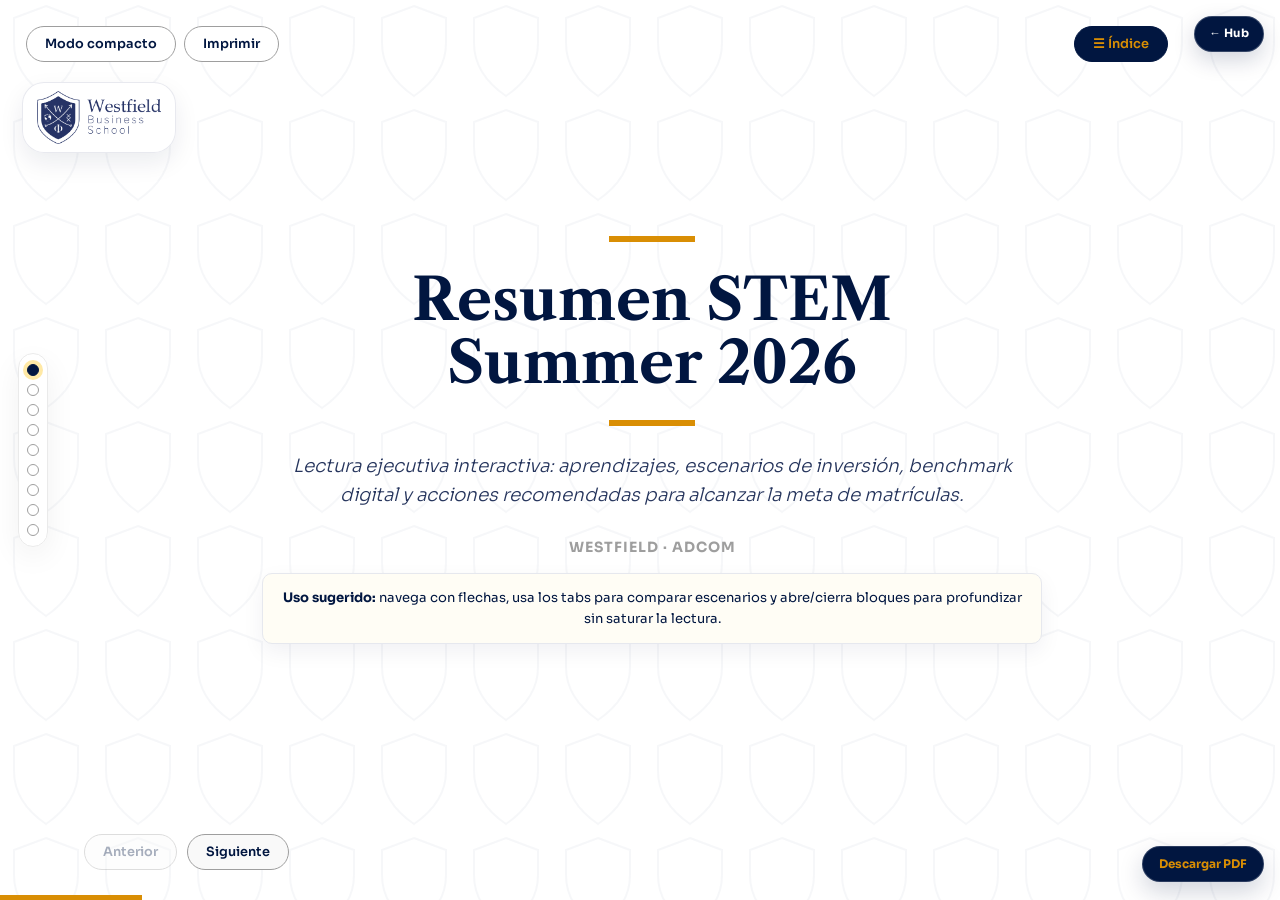
<file: pages/resumen-stem.html>
<!DOCTYPE html>
<html lang="es">
<head>
  <meta charset="UTF-8" />
  <meta name="viewport" content="width=device-width, initial-scale=1.0" />
  <title>Westfield · Resumen STEM</title>
  <link href="https://fonts.googleapis.com/css2?family=Libre+Caslon+Text:wght@400;700&family=Sora:wght@300;400;500;600;700;800&display=swap" rel="stylesheet">
  <link rel="stylesheet" href="../assets/css/shared.css">
  <style>
    :root{--y:#D98E04;--b:var(--negro);--g:#4F4F4F;--m:#9E9E9E;--l:#F9F9F9;--bd:#EAEAEA;--w:var(--blanco);--r:10px;--soft:#FFF8DE;--sh:0 10px 30px rgba(0,0,0,.06)}
    *{box-sizing:border-box;margin:0;padding:0}html,body{height:100%}body{font-family:var(--font-body);color:var(--g);line-height:1.55;background:var(--blanco);overflow:hidden}h1,h2,h3,h4{color:var(--negro)}.small{font-size:.72rem;color:var(--m);font-weight:300}.desc{font-weight:300;font-style:italic}.sub{font-size:.78rem;color:var(--m);font-weight:700;letter-spacing:1px;text-transform:uppercase;margin-bottom:6px}
    .slide{position:absolute;inset:0;display:none;padding:58px 84px 104px 108px;background:var(--blanco);overflow:auto}.slide.active{display:block}.slide-inner{max-width:1180px;margin:auto}.cover{background:var(--l);text-align:center}.cover.active{display:flex}.cover .slide-inner{display:flex;flex-direction:column;align-items:center;justify-content:center;min-height:72vh}.cover h1{font-size:3.65rem;line-height:1.08;text-transform:uppercase;letter-spacing:-1.2px}.line{height:6px;width:86px;background:var(--y);margin:26px auto}
    .top{display:flex;gap:36px;align-items:flex-start;margin-bottom:24px}.header{background:var(--y);padding:14px 32px;border-radius:var(--r);white-space:nowrap;box-shadow:var(--sh)}.header h2{font-size:1.55rem;text-transform:uppercase;line-height:1.2;letter-spacing:-.4px}.grid{display:grid;gap:14px;margin-top:14px}.g4{grid-template-columns:repeat(4,1fr)}.g3{grid-template-columns:repeat(3,1fr)}.g2{grid-template-columns:repeat(2,1fr)}
    .card{background:var(--l);border:1px solid var(--bd);border-left:4px solid var(--y);border-radius:var(--r);padding:18px 20px;box-shadow:0 2px 10px rgba(0,0,0,.02)}.card h3{font-size:1rem;line-height:1.25;margin:8px 0}.card p,.card li{font-size:.82rem;font-weight:300}.stat{text-align:center;padding:24px 18px}.val{font-size:2.25rem;font-weight:700;line-height:1;color:var(--negro);display:block;margin-bottom:6px}.label{font-weight:600;font-size:.82rem}.num{display:inline-block;background:var(--negro);color:var(--y);font-size:.72rem;font-weight:700;padding:4px 10px;border-radius:999px;margin-bottom:8px}.tag{display:inline-block;font-size:.68rem;font-weight:700;border:1px solid var(--bd);background:var(--blanco);border-radius:999px;padding:4px 9px;margin:2px;color:var(--negro)}.tag.dark{background:var(--negro);color:var(--y);border-color:var(--negro)}.badge{display:inline-block;background:var(--negro);color:var(--y);font-weight:700;border-radius:6px;padding:5px 12px;font-size:.96rem;margin-bottom:8px}
    .claim{background:var(--negro);border-left:4px solid var(--y);border-radius:var(--r);padding:16px 20px;margin-top:16px;box-shadow:var(--sh)}.claim p{color:var(--blanco);font-size:.88rem;font-weight:300}.claim strong{color:var(--y)}.note{background:#FFFDF5;border:1px solid var(--y);border-radius:var(--r);padding:14px 16px;margin-top:14px}.note p{font-size:.82rem}.quote{background:var(--l);border-left:4px solid var(--y);border-radius:var(--r);padding:18px 20px;margin-top:16px}.quote p{font-style:italic;color:var(--negro);font-weight:300}
    table{width:100%;border-collapse:collapse;font-size:.74rem;margin-top:12px}thead tr{background:var(--negro);color:var(--y)}th,td{padding:8px 10px;border-bottom:1px solid var(--bd);vertical-align:top}th{text-align:left}th:not(:first-child),td:not(:first-child){text-align:right}tbody tr:nth-child(even){background:var(--l)}tfoot tr{background:var(--negro);color:var(--y);font-weight:700}.table-wrap{overflow:auto;border-radius:var(--r);border:1px solid var(--bd);background:var(--blanco);margin-top:12px}
    .kpi-strip{display:grid;grid-template-columns:repeat(4,1fr);gap:10px;margin:14px 0}.mini-kpi{background:var(--blanco);border:1px solid var(--bd);border-radius:var(--r);padding:12px 14px}.mini-kpi strong{display:block;color:var(--negro);font-size:1.2rem}.mini-kpi span{font-size:.72rem;color:var(--m)}.funnel{display:grid;grid-template-columns:repeat(5,1fr);gap:10px;margin-top:16px}.funnel-step{background:var(--negro);color:var(--blanco);border-radius:var(--r);padding:14px;text-align:center;position:relative}.funnel-step:not(:last-child):after{content:'→';position:absolute;right:-13px;top:50%;transform:translateY(-50%);color:var(--negro);font-weight:700}.funnel-step strong{display:block;color:var(--y);font-size:.92rem}.funnel-step span{font-size:.72rem;color:var(--blanco)}
    .side-nav{position:fixed;left:18px;top:50%;transform:translateY(-50%);z-index:1500;display:flex;flex-direction:column;gap:8px;background:rgba(255,255,255,.9);border:1px solid var(--bd);border-radius:999px;padding:10px 8px;box-shadow:var(--sh);backdrop-filter:blur(6px)}.dot{width:12px;height:12px;border-radius:50%;border:1px solid var(--m);background:var(--blanco);cursor:pointer;transition:.2s}.dot.active{background:var(--negro);border-color:var(--negro);box-shadow:0 0 0 4px rgba(255,192,0,.35)}.dot:hover{background:var(--y);border-color:var(--negro)}.nav{position:fixed;bottom:30px;left:84px;z-index:1400;display:flex;gap:10px}.nav button,.index-btn,.tools button{background:var(--l);color:var(--negro);border:1px solid var(--m);padding:9px 18px;font-family:var(--font-body);font-weight:600;cursor:pointer;border-radius:6px;transition:.2s;font-size:.8rem}.nav button:hover,.index-btn:hover,.tools button:hover{background:var(--negro);color:var(--y);border-color:var(--negro)}.nav button:disabled{opacity:.35;cursor:not-allowed}.progress{position:fixed;bottom:0;left:0;height:5px;background:var(--y);transition:.3s;z-index:1600}.index-btn{position:fixed;top:26px;right:60px;z-index:1800;background:var(--negro);color:var(--y);border-color:var(--negro);border-radius:999px}.tools{position:fixed;top:26px;left:26px;z-index:1800;display:flex;gap:8px}.tools button{border-radius:999px;background:var(--blanco)}.index-modal{position:fixed;inset:0;background:rgba(255,255,255,.96);backdrop-filter:blur(5px);z-index:2000;display:flex;flex-direction:column;align-items:center;justify-content:center;opacity:0;pointer-events:none;transition:.25s;padding:40px 20px}.index-modal.open{opacity:1;pointer-events:all}.index-list{list-style:none;width:100%;max-width:850px;display:grid;grid-template-columns:1fr 1fr;gap:8px 18px}.index-list li{font-size:.84rem;font-weight:600;color:var(--negro);background:var(--l);border:1px solid var(--bd);border-left:4px solid var(--y);padding:11px 14px;border-radius:var(--r);cursor:pointer;transition:.15s}.index-list li:hover{background:var(--negro);color:var(--y);transform:translateY(-2px)}
    .tabs-wrap{display:flex;gap:18px;margin-top:12px}.tabs{flex:0 0 240px;display:flex;flex-direction:column;gap:8px}.tab{background:var(--blanco);border:1px solid var(--bd);border-radius:var(--r);padding:12px 14px;text-align:left;cursor:pointer;font-family:var(--font-body);color:var(--negro);font-weight:700;transition:.2s}.tab.active{background:var(--negro);color:var(--blanco);border-color:var(--negro);border-left:6px solid var(--y)}.panels{flex:1;background:var(--l);border:1px solid var(--bd);border-radius:var(--r);padding:18px}.panel{display:none}.panel.active{display:block;animation:fade .25s ease}@keyframes fade{from{opacity:0;transform:translateY(5px)}to{opacity:1;transform:translateY(0)}}
    .timeline{position:relative;margin-top:14px;padding-left:28px}.timeline:before{content:'';position:absolute;left:7px;top:8px;bottom:8px;width:2px;background:var(--bd)}.tl{position:relative;background:var(--l);border:1px solid var(--bd);border-radius:var(--r);padding:15px 18px;margin-bottom:10px;cursor:pointer;transition:.2s}.tl:before{content:'';position:absolute;left:-27px;top:20px;width:12px;height:12px;background:var(--blanco);border:2px solid var(--m);border-radius:50%}.tl:hover,.tl.open{background:var(--blanco);border-color:var(--y);box-shadow:var(--sh)}.tl p{display:none;font-size:.82rem;font-weight:300;margin-top:8px}.tl.open p{display:block}.filter-row{display:flex;flex-wrap:wrap;gap:8px;margin:12px 0}.filter{background:var(--blanco);border:1px solid var(--bd);border-radius:999px;padding:8px 12px;cursor:pointer;font-family:var(--font-body);font-weight:700;font-size:.75rem}.filter.active{background:var(--negro);color:var(--y);border-color:var(--negro)}.benchmark-card{cursor:pointer;transition:.2s}.benchmark-card:hover{transform:translateY(-2px);box-shadow:var(--sh);background:var(--blanco)}.benchmark-card .more{display:none;margin-top:10px;border-top:1px dashed var(--bd);padding-top:10px}.benchmark-card.open .more{display:block}.action-grid{display:grid;grid-template-columns:repeat(3,1fr);gap:12px;margin-top:14px}.action{background:var(--l);border:1px solid var(--bd);border-radius:var(--r);padding:14px 16px;border-left:4px solid var(--y)}.action h4{font-size:.84rem;margin-bottom:4px}.action p{font-size:.78rem;font-weight:300}.action[data-type="ejecutado"]{border-left-color:var(--negro)}.action[data-type="contenido"]{border-left-color:#777}.compact .card p,.compact .action p,.compact .tl p,.compact .note p,.compact td,.compact th{font-size:.68rem}.compact .slide{padding-top:42px}.compact .card{padding:14px}.compact .val{font-size:1.8rem}
    @media(max-width:1000px){body{overflow:auto}.slide{position:relative;display:none;min-height:100vh;padding:44px 28px 96px}.slide.active{display:block}.top{flex-direction:column;gap:12px}.header{white-space:normal}.grid,.g2,.g3,.g4,.action-grid,.funnel,.kpi-strip{grid-template-columns:1fr}.tabs-wrap{flex-direction:column}.tabs{flex:initial;flex-direction:row;overflow:auto}.tab{min-width:190px}.side-nav,.tools{display:none}.nav{left:28px}.index-btn{right:24px}.index-list{grid-template-columns:1fr}}
  
/* Template PPT 2026 alignment */
body{font-family:var(--font-body)!important;color:var(--negro);background-color:var(--blanco)!important;background-image:var(--westfield-pattern)!important;background-size:92px 104px!important}
h1,h2,.hero h1,.slide-cover h1,.cover h1{font-family:var(--font-title)!important;letter-spacing:0!important;text-transform:none!important;color:var(--negro)}
.slide,.cover,.slide-cover,.index-modal{background-color:var(--blanco)!important;background-image:var(--westfield-pattern)!important;background-size:92px 104px!important}
.slide-section,.claim,.claim-box,.hero,.funnel-step,.mix-tab.active,.tab.active,thead tr,tfoot tr,.metric:first-child,.kpi.accent{background:var(--negro)!important;color:var(--blanco)!important}
.slide-header,.top .header{background:transparent!important;padding:0!important;border-radius:0!important;box-shadow:none!important;white-space:normal!important}
.slide-header h2,.top .header h2,.section-title h2{font-family:var(--font-title)!important;color:var(--amarillo)!important;font-size:clamp(2.1rem,4vw,4rem)!important;line-height:.95!important;text-transform:none!important;letter-spacing:0!important}
.card,.stat-card,.panel,.metric,.kpi,.chart-box,.conclusion-card,.strategic-card,.insight-card,.timeline-item,.tl,.action,.mini-kpi,.table-wrap,.mix-panel-container,.panels,.note,.note-box,.quote,.quote-box{border-color:var(--gris-borde)!important;border-radius:var(--radius)!important;box-shadow:var(--shadow-card)!important}
.card,.stat-card,.panel,.metric,.kpi,.chart-box,.conclusion-card,.strategic-card,.insight-card,.timeline-item,.tl,.action,.mini-kpi,.table-wrap,.mix-panel-container,.panels{background:rgba(255,255,255,.94)!important}
.num,.badge,.panel-header-badge,.period-badge,.filter.active,.index-btn,.index-toggle-btn{background:var(--negro)!important;color:var(--amarillo)!important;border-color:var(--negro)!important}
.val,.stat-val,.metric-value,.kpi-val{color:var(--negro)!important;font-family:var(--font-body)!important}
.metric:first-child .metric-value,.kpi.accent .kpi-val,.claim strong,.claim-box strong,tfoot tr,.mix-tab.active .pct{color:var(--amarillo)!important}
th{background:var(--negro)!important;color:var(--blanco)!important;font-family:var(--font-body)!important}
.progress,.progress-bar,.bar-fill.yellow,.bar span,.metric::after,.kpi::after,.card::after{background:var(--amarillo)!important}
.nav-btn,.nav button,.tools button,.filter,.tab,.mix-tab{font-family:var(--font-body)!important;border-radius:999px!important}
.nav-btn:hover,.nav button:hover,.tools button:hover,.filter:hover,.tab:hover,.mix-tab:hover{background:var(--negro)!important;color:var(--amarillo)!important;border-color:var(--negro)!important}
.light-text,.desc,.body-text,.small,.metric-note,.kpi-sub,.card p,.panel-box p,td{color:var(--gris-oscuro)!important}
.hero h1{color:var(--blanco)!important}
.section-title .bar{background:transparent!important;padding:0!important;border-radius:0!important}
.index-btn,.index-toggle-btn{right:112px!important}
@media(max-width:768px){.slide-header h2,.top .header h2{font-size:2rem!important}}
  </style>
</head>
<body>
<img class="wbs-brand-logo" src="../assets/img/logo-wbs-azul.png" alt="Westfield Business School">
<button class="pdf-download" type="button" onclick="window.print()">Descargar PDF</button>
<a class="hub-back" href="../index.html">← Hub</a>
  <div class="tools"><button onclick="toggleCompact()">Modo compacto</button><button onclick="print()">Imprimir</button></div>
  <button class="index-btn" onclick="toggleIndex()">☰ Índice</button>
  <div class="side-nav" id="sideNav"></div>
  <div class="index-modal" id="idxModal"><div style="display:flex;justify-content:space-between;align-items:center;width:100%;max-width:850px;margin-bottom:14px"><h2 style="font-size:1.25rem;text-transform:uppercase">Índice STEM</h2><button onclick="toggleIndex(false)" style="background:var(--negro);color:var(--y);border:none;width:34px;height:34px;border-radius:50%;font-weight:700;cursor:pointer">✕</button></div><ul class="index-list" id="idxList"></ul></div>

  <section class="slide cover active" data-title="Portada"><div class="slide-inner"><div class="line"></div><h1>Resumen STEM<br>Summer 2026</h1><div class="line"></div><p class="desc" style="max-width:780px;font-size:1.15rem">Lectura ejecutiva interactiva: aprendizajes, escenarios de inversión, benchmark digital y acciones recomendadas para alcanzar la meta de matrículas.</p><p style="margin-top:28px;font-weight:700;color:var(--m);font-size:.88rem;letter-spacing:1px">WESTFIELD · ADCOM</p><div class="note" style="max-width:780px"><p><strong>Uso sugerido:</strong> navega con flechas, usa los tabs para comparar escenarios y abre/cierra bloques para profundizar sin saturar la lectura.</p></div></div></section>

  <section class="slide" data-title="Resumen ejecutivo"><div class="slide-inner"><div class="top"><div class="header"><h2>Resumen ejecutivo</h2></div><div><p class="sub">Lectura general STEM</p><p class="desc">La meta es alcanzable, pero exige tratar la captación como un sistema completo de crecimiento, no solo como pauta.</p></div></div><div class="grid g4"><div class="card stat"><span class="val">28</span><span class="label">Matrículas objetivo</span><p class="small">Meta Summer 2026</p></div><div class="card stat"><span class="val">$12K</span><span class="label">Presupuesto base</span><p class="small">Escenario actual</p></div><div class="card stat"><span class="val">~2.5</span><span class="label">Matrículas proyectadas</span><p class="small">Con flow actual</p></div><div class="card stat"><span class="val">$35K</span><span class="label">Escenario recomendado</span><p class="small">Optimizado para 28</p></div></div><div class="funnel"><div class="funnel-step"><strong>Pauta</strong><span>volumen</span></div><div class="funnel-step"><strong>Mensaje</strong><span>diferenciación</span></div><div class="funnel-step"><strong>Formulario</strong><span>menor fricción</span></div><div class="funnel-step"><strong>Contenido</strong><span>confianza</span></div><div class="funnel-step"><strong>Comercial</strong><span>cierre</span></div></div><div class="claim"><p>El salto de <strong>~2.5 a 28 matrículas</strong> no se resuelve únicamente con ajustes tácticos. Requiere una decisión de escala y una mejora coordinada en <strong>CPL, conversión, activos creativos, experiencia de captura, contenido y gestión comercial</strong>.</p></div><div class="quote"><p>La oportunidad existe, pero el resultado dependerá de alinear pauta + mensaje + formatos + contenido + seguimiento comercial.</p></div></div></section>

  <section class="slide" data-title="Evolución STEM"><div class="slide-inner"><div class="top"><div class="header"><h2>Evolución STEM</h2></div><div><p class="sub">Acciones ejecutadas y aprendizajes</p><p class="desc">La estrategia ya pasó por diferentes pruebas de estructura, mensaje, idioma y canales. Haz clic en cada hito para ampliar.</p></div></div><div class="timeline"><div class="tl open"><h3>01. Campañas por programa <span class="tag dark">Aprendizaje inicial</span></h3><p>Se lanzaron campañas separadas por programa buscando mayor especificidad. El resultado no fue suficientemente eficiente en volumen ni costo, por lo que se migró a una campaña general STEM.</p></div><div class="tl"><h3>02. Campaña general STEM <span class="tag dark">Mejor desempeño inicial</span> <span class="tag">CPA ~$60</span></h3><p>La campaña general mostró mejores resultados al inicio, con costos de adquisición cercanos a $60, competitivos frente al benchmark de educación. Con el avance de la campaña, los costos comenzaron a incrementar.</p></div><div class="tl"><h3>03. Refrescos creativos y segmentación <span class="tag dark">Optimización continua</span></h3><p>Se actualizaron piezas, mensajes y audiencias para contener el incremento de costos. Aun así, la tendencia se mantuvo, señalando presión competitiva y desgaste de audiencias.</p></div><div class="tl"><h3>04. Sunshine Scholarships <span class="tag dark">Palanca de valor</span></h3><p>Las becas no funcionaron inicialmente como campaña aislada, pero sí generaron un efecto de atribución: usuarios expuestos al mensaje Sunshine respondían mejor dentro de la campaña general.</p></div><div class="tl"><h3>05. Ajustes por idioma y refuerzo de canales <span class="tag dark">Nueva etapa de pruebas</span></h3><p>Se retomó campaña general, se abrieron campañas en español e inglés, y se reforzaron conexiones en programática, Google y LinkedIn para combinar becas, búsqueda activa e intención profesional.</p></div></div><div class="claim"><p><strong>Aprendizaje central:</strong> STEM necesita una estrategia dinámica, con rotación constante de mensajes, formatos, audiencias e incentivos. Las ventanas de eficiencia existen, pero tienden a agotarse si no se acompañan de nuevas rutas de captación y mayor intensidad comercial.</p></div></div></section>

  <section class="slide" data-title="Brecha y escenarios"><div class="slide-inner"><div class="top"><div class="header"><h2>Brecha y escenarios</h2></div><div><p class="sub">Meta vs condiciones de mercado</p><p class="desc">La meta de 28 matrículas exige definir si se prioriza eficiencia, escala de inversión o continuidad.</p></div></div><div class="table-wrap"><table><thead><tr><th>Escenario</th><th>CPL estimado</th><th>Conv. lead → matrícula</th><th>Leads</th><th>Matrículas</th><th>Inversión</th><th>Lectura</th></tr></thead><tbody><tr><td><strong>Base actual</strong></td><td>$70–$110</td><td>~1.5%–2%</td><td>~167</td><td>~2.5</td><td><strong>$12,000</strong></td><td>Continuidad, lejos de meta</td></tr><tr><td><strong>Optimizado recomendado</strong></td><td>~$50</td><td>4%</td><td>~700</td><td>~28</td><td><strong>$35,000</strong></td><td>Equilibrio eficiencia/ambición</td></tr><tr><td><strong>Escala condiciones actuales</strong></td><td>~$100</td><td>2%</td><td>~1,400</td><td>~28</td><td><strong>$140,000</strong></td><td>Logra volumen por inversión</td></tr></tbody></table></div><div class="grid g2"><div class="note"><p><strong>Insight:</strong> con $12K, incluso optimizando el CPL a $40–$50 y elevando la conversión al 4%, el potencial estaría alrededor de 10–12 matrículas, no 28.</p></div><div class="note"><p><strong>Dependencia crítica:</strong> el escenario de $35K necesita mayor velocidad de contacto, nurturing, priorización comercial y cierre para sostener el 4% de conversión.</p></div></div><div class="claim"><p>Recomendamos avanzar con el escenario <strong>$35K optimizado</strong> si la prioridad es acercarse a la meta cuidando eficiencia. El escenario <strong>$140K</strong> es el presupuesto necesario si las condiciones actuales de CPL y conversión no mejoran.</p></div></div></section>

  <section class="slide" data-title="Flow STEM"><div class="slide-inner"><div class="top"><div class="header"><h2>Flow STEM</h2></div><div><p class="sub">Escenarios de inversión</p><p class="desc">Compara los tres escenarios. Cada tab resume inversión, leads, cierres y lectura estratégica.</p></div></div><div class="tabs-wrap"><div class="tabs"><button class="tab active" onclick="showFlow('f12',this)">Base actual · $12K</button><button class="tab" onclick="showFlow('f35',this)">Optimizado · $35K</button><button class="tab" onclick="showFlow('f140',this)">Escala actual · $140K</button></div><div class="panels"><div class="panel active" id="panel-f12"><span class="badge">$12,000 USD → ~167 leads → ~2.5 matrículas</span><div class="kpi-strip"><div class="mini-kpi"><strong>$12K</strong><span>Inversión</span></div><div class="mini-kpi"><strong>~167</strong><span>Leads</span></div><div class="mini-kpi"><strong>~2.5</strong><span>Matrículas</span></div><div class="mini-kpi"><strong>Continuidad</strong><span>Lectura</span></div></div><div class="claim"><p>Escenario de continuidad: permite sostener presencia y aprendizaje, pero no acerca de forma suficiente la meta de 28 matrículas.</p></div></div><div class="panel" id="panel-f35"><span class="badge">$35,000 USD → ~700 leads → ~28 matrículas</span><div class="kpi-strip"><div class="mini-kpi"><strong>$35K</strong><span>Inversión</span></div><div class="mini-kpi"><strong>~700</strong><span>Leads</span></div><div class="mini-kpi"><strong>~28</strong><span>Matrículas</span></div><div class="mini-kpi"><strong>4%</strong><span>Conversión requerida</span></div></div><div class="table-wrap"><table><thead><tr><th>Origen</th><th>Medio</th><th>Ppto</th><th>CPL</th><th>Leads</th><th>Cierres</th></tr></thead><tbody><tr><td>Programas STEM</td><td>Meta Instant Forms</td><td>$8,000</td><td>$40</td><td>200</td><td>8.0</td></tr><tr><td>Programas STEM</td><td>TikTok Instant Forms</td><td>$5,000</td><td>$40</td><td>125</td><td>5.0</td></tr><tr><td>Alta intención</td><td>Google Search</td><td>$8,000</td><td>$80</td><td>100</td><td>5.0</td></tr><tr><td>Perfil profesional</td><td>LinkedIn Lead Gen Forms</td><td>$6,000</td><td>$75</td><td>80</td><td>3.2</td></tr><tr><td>Becas</td><td>Sunshine + Cala</td><td>$4,000</td><td>$50</td><td>80</td><td>3.2</td></tr><tr><td>Retargeting</td><td>Display + Google + Meta</td><td>$1,000</td><td>$67</td><td>15</td><td>1.5</td></tr></tbody><tfoot><tr><td colspan="2">TOTAL OPTIMIZADO</td><td>$35,000</td><td>~$50</td><td>700</td><td>~28</td></tr></tfoot></table></div></div><div class="panel" id="panel-f140"><span class="badge">$140,000 USD → ~1,400 leads → ~28 matrículas</span><div class="kpi-strip"><div class="mini-kpi"><strong>$140K</strong><span>Inversión</span></div><div class="mini-kpi"><strong>~1,400</strong><span>Leads</span></div><div class="mini-kpi"><strong>~28</strong><span>Matrículas</span></div><div class="mini-kpi"><strong>2%</strong><span>Conversión actual</span></div></div><div class="claim"><p>Llega a la meta principalmente por volumen de inversión. No necesariamente mejora el CAC real; compensa la eficiencia actual comprando más demanda.</p></div></div></div></div></div></section>

  <section class="slide" data-title="Mini benchmark"><div class="slide-inner"><div class="top"><div class="header"><h2>Mini benchmark</h2></div><div><p class="sub">Educación superior · EE. UU. · Digital</p><p class="desc">Filtra por canal y abre cada tarjeta para ver la lectura para Westfield.</p></div></div><div class="filter-row"><button class="filter active" onclick="filterBench('all',this)">Todos</button><button class="filter" onclick="filterBench('search',this)">Google</button><button class="filter" onclick="filterBench('social',this)">Meta/TikTok</button><button class="filter" onclick="filterBench('linkedin',this)">LinkedIn</button><button class="filter" onclick="filterBench('brand',this)">Marca/Programática</button></div><div class="grid g2" id="benchmarkGrid"><div class="card benchmark-card" data-cat="search"><span class="num">01</span><h3>Google es caro, pero captura intención</h3><p>CPL promedio de referencia en educación: ~$90.02, con incrementos recientes de CPC y CPL.</p><div class="more"><p><strong>Lectura:</strong> usar Google para intención alta: STEM, MBA, analytics, tecnología, Miami, becas y oportunidades profesionales.</p></div></div><div class="card benchmark-card" data-cat="social"><span class="num">02</span><h3>Meta mantiene ventaja en leads</h3><p>Puede bajar fricción y abrir volumen, pero exige control de calidad y seguimiento rápido.</p><div class="more"><p><strong>Lectura:</strong> probar landing page vs formularios nativos para comparar intención, fricción, volumen y calidad.</p></div></div><div class="card benchmark-card" data-cat="linkedin"><span class="num">03</span><h3>LinkedIn aporta perfil profesional</h3><p>No debe evaluarse solo por CPL. Su valor está en calidad, perfil profesional y afinidad con audiencias STEM.</p></div><div class="card benchmark-card" data-cat="social"><span class="num">04</span><h3>TikTok puede reducir fricción inicial</h3><p>Los Instant Forms permiten capturar leads sin sacar al usuario de la plataforma.</p></div><div class="card benchmark-card" data-cat="brand"><span class="num">05</span><h3>Programática refuerza marca</h3><p>Puede apoyar frecuencia, cobertura y consistencia de mensaje frente al reto de posicionamiento.</p></div><div class="card benchmark-card" data-cat="brand"><span class="num">06</span><h3>El contenido reduce fricción</h3><p>En posgrados, la conversión depende también de claridad, prueba social, beneficios y respuesta a barreras frecuentes.</p></div></div><div class="note"><p><strong>Lectura para Westfield:</strong> STEM debe combinar intención alta —Google y LinkedIn—, rutas de baja fricción —Meta y TikTok Instant Forms—, refuerzo programático de marca, mejor contenido y un proceso comercial suficientemente rápido.</p></div></div></section>

  <section class="slide" data-title="Acciones completas"><div class="slide-inner"><div class="top"><div class="header"><h2>Acciones completas</h2></div><div><p class="sub">STEM · Plan de trabajo</p><p class="desc">Filtra las acciones por tipo para leerlas más fácil.</p></div></div><div class="filter-row"><button class="filter active" onclick="filterActions('all',this)">Todas</button><button class="filter" onclick="filterActions('ejecutado',this)">Ejecutadas/aprendidas</button><button class="filter" onclick="filterActions('captacion',this)">Captación</button><button class="filter" onclick="filterActions('contenido',this)">Contenido y marca</button><button class="filter" onclick="filterActions('conversion',this)">Conversión y medición</button></div><div class="action-grid" id="actionGrid"><div class="action" data-type="ejecutado"><h4>01. Estructura</h4><p>Mantener campaña general STEM como eje principal, después de validar que las campañas por programa no entregaron suficiente eficiencia.</p></div><div class="action" data-type="captacion"><h4>02. Becas como palanca</h4><p>Usar Sunshine Scholarships y sumar el planteamiento de <strong>Becas Cala</strong> como incentivos transversales de valor.</p></div><div class="action" data-type="ejecutado"><h4>03. Idioma</h4><p>Continuar pruebas en español e inglés para validar respuesta por audiencia, mensaje y cercanía cultural.</p></div><div class="action" data-type="captacion"><h4>04. Meta</h4><p>Probar landing page + formularios nativos para comparar intención, fricción, volumen y calidad del lead.</p></div><div class="action" data-type="captacion"><h4>05. TikTok</h4><p>Activar Lead Generation con Instant Forms para abrir una ruta de captación de menor fricción.</p></div><div class="action" data-type="contenido"><h4>06. Videos IA</h4><p>Desarrollar desde la agencia 3 videos con IA para validar mensajes, formatos y respuesta inicial en TikTok.</p></div><div class="action" data-type="captacion"><h4>07. Google</h4><p>Reforzar Search con keywords de alta intención: STEM, MBA, analytics, tecnología, Miami, becas y oportunidades profesionales.</p></div><div class="action" data-type="captacion"><h4>08. LinkedIn</h4><p>Usar Lead Gen Forms y segmentaciones profesionales para captar perfiles más afines al programa.</p></div><div class="action" data-type="contenido"><h4>09. Programática</h4><p>Probar formatos programáticos orientados a posicionamiento de marca, cobertura y frecuencia.</p></div><div class="action" data-type="conversion"><h4>10. Retargeting</h4><p>Reimpactar usuarios que interactuaron con landing, formularios, videos, Info Sessions o mensajes de Sunshine.</p></div><div class="action" data-type="conversion"><h4>11. Funnel comercial</h4><p>Reforzar velocidad de contacto, seguimiento, nurturing y priorización de leads calientes para elevar conversión.</p></div><div class="action" data-type="contenido"><h4>12. Contenido</h4><p>Desarrollar ecosistema por etapa del funnel: becas, diferenciales STEM, historias de valor, beneficios profesionales y barreras frecuentes.</p></div><div class="action" data-type="conversion"><h4>13. Medición</h4><p>Medir CPL, calidad de lead, contacto efectivo, aplicaciones iniciadas/completadas, matrícula y CAC real por fuente.</p></div></div><div class="claim"><p><strong>Siguiente etapa:</strong> consolidar aprendizajes y sumar nuevas rutas de captación: <strong>TikTok Instant Forms + 3 videos IA + Becas Cala + programática de marca + mejor contenido + mayor intensidad comercial</strong>.</p></div></div></section>

  <section class="slide" data-title="Contenido y marca"><div class="slide-inner"><div class="top"><div class="header"><h2>Contenido y marca</h2></div><div><p class="sub">Cómo reforzar la percepción antes del lead</p><p class="desc">El reto no es solo conseguir formularios; también construir confianza suficiente para que el usuario avance.</p></div></div><div class="grid g3"><div class="card"><h3>Awareness</h3><p>Futuro laboral, demanda de perfiles STEM, liderazgo en datos y tecnología.</p></div><div class="card"><h3>Consideración</h3><p>Becas, beneficios, modalidad, experiencia Miami, diferenciales frente a alternativas.</p></div><div class="card"><h3>Conversión</h3><p>Deadlines, Info Sessions, acompañamiento, proceso de aplicación y resolución de dudas.</p></div></div><div class="claim"><p><strong>Rol del contenido:</strong> reducir incertidumbre, mejorar intención y evitar que la pauta cargue sola con todo el trabajo de confianza.</p></div></div></section>

  <section class="slide" data-title="Cierre"><div class="slide-inner"><div class="top"><div class="header"><h2>Cierre</h2></div><div><p class="sub">Recomendación final STEM</p><p class="desc">La decisión no es solo cuánto invertir, sino qué modelo de adquisición queremos construir.</p></div></div><div class="grid g3"><div class="card stat"><span class="val">$12K</span><span class="label">Continuidad</span><p class="small">Presencia, pero no alcanza la meta</p></div><div class="card stat"><span class="val">$35K</span><span class="label">Recomendado</span><p class="small">Balance eficiencia y volumen</p></div><div class="card stat"><span class="val">$140K</span><span class="label">Escala</span><p class="small">Necesario si no mejora conversión</p></div></div><div class="quote"><p>STEM no requiere únicamente más pauta; requiere un modelo de adquisición más dinámico, con rotación de mensajes, canales de baja fricción, captura de intención, refuerzo de marca vía programática, mejor contenido y mayor capacidad comercial para cerrar.</p></div><div class="claim"><p><strong>Recomendación:</strong> mantener visible el escenario base de <strong>$12,000 USD</strong> como continuidad, pero avanzar con el escenario optimizado de <strong>$35,000 USD</strong> como punto de equilibrio, entendiendo que su éxito depende de sostener un <strong>4% de conversión lead → matrícula</strong>.</p></div></div></section>

  <div class="nav"><button id="prevBtn" onclick="move(-1)">Anterior</button><button id="nextBtn" onclick="move(1)">Siguiente</button></div><div class="progress" id="bar"></div>
  <script>
    const slides=[...document.querySelectorAll('.slide')];let cur=0;const nav=document.getElementById('sideNav');const idx=document.getElementById('idxList');
    slides.forEach((s,i)=>{const t=s.dataset.title||('Slide '+(i+1));let d=document.createElement('button');d.className='dot';d.title=t;d.onclick=()=>show(i);nav.appendChild(d);let li=document.createElement('li');li.textContent=(i+1)+'. '+t;li.onclick=()=>goTo(i);idx.appendChild(li)});
    function show(i){slides.forEach((s,n)=>s.classList.toggle('active',n===i));[...document.querySelectorAll('.dot')].forEach((d,n)=>d.classList.toggle('active',n===i));cur=i;prevBtn.disabled=i===0;nextBtn.disabled=i===slides.length-1;bar.style.width=((i+1)/slides.length*100)+'%'}
    function move(d){let n=cur+d;if(n>=0&&n<slides.length)show(n)}function goTo(i){show(i);toggleIndex(false)}function toggleIndex(force){idxModal.classList.toggle('open', force!==undefined?force:!idxModal.classList.contains('open'))}function toggleCompact(){document.body.classList.toggle('compact')}
    function showFlow(id,btn){let w=btn.closest('.tabs-wrap');w.querySelectorAll('.panel').forEach(p=>p.classList.remove('active'));w.querySelectorAll('.tab').forEach(t=>t.classList.remove('active'));document.getElementById('panel-'+id).classList.add('active');btn.classList.add('active')}
    document.querySelectorAll('.tl').forEach(el=>el.addEventListener('click',()=>el.classList.toggle('open')));document.querySelectorAll('.benchmark-card').forEach(el=>el.addEventListener('click',()=>el.classList.toggle('open')));
    function filterBench(cat,btn){btn.parentElement.querySelectorAll('.filter').forEach(b=>b.classList.remove('active'));btn.classList.add('active');document.querySelectorAll('#benchmarkGrid .benchmark-card').forEach(c=>{c.style.display=(cat==='all'||c.dataset.cat===cat)?'block':'none'})}
    function filterActions(type,btn){btn.parentElement.querySelectorAll('.filter').forEach(b=>b.classList.remove('active'));btn.classList.add('active');document.querySelectorAll('#actionGrid .action').forEach(a=>{a.style.display=(type==='all'||a.dataset.type===type)?'block':'none'})}
    document.addEventListener('keydown',e=>{if(e.key==='ArrowRight')move(1);if(e.key==='ArrowLeft')move(-1);if(e.key.toLowerCase()==='i')toggleIndex();if(e.key==='Escape')toggleIndex(false)});show(0);
  </script>
</body>
</html>
</file>
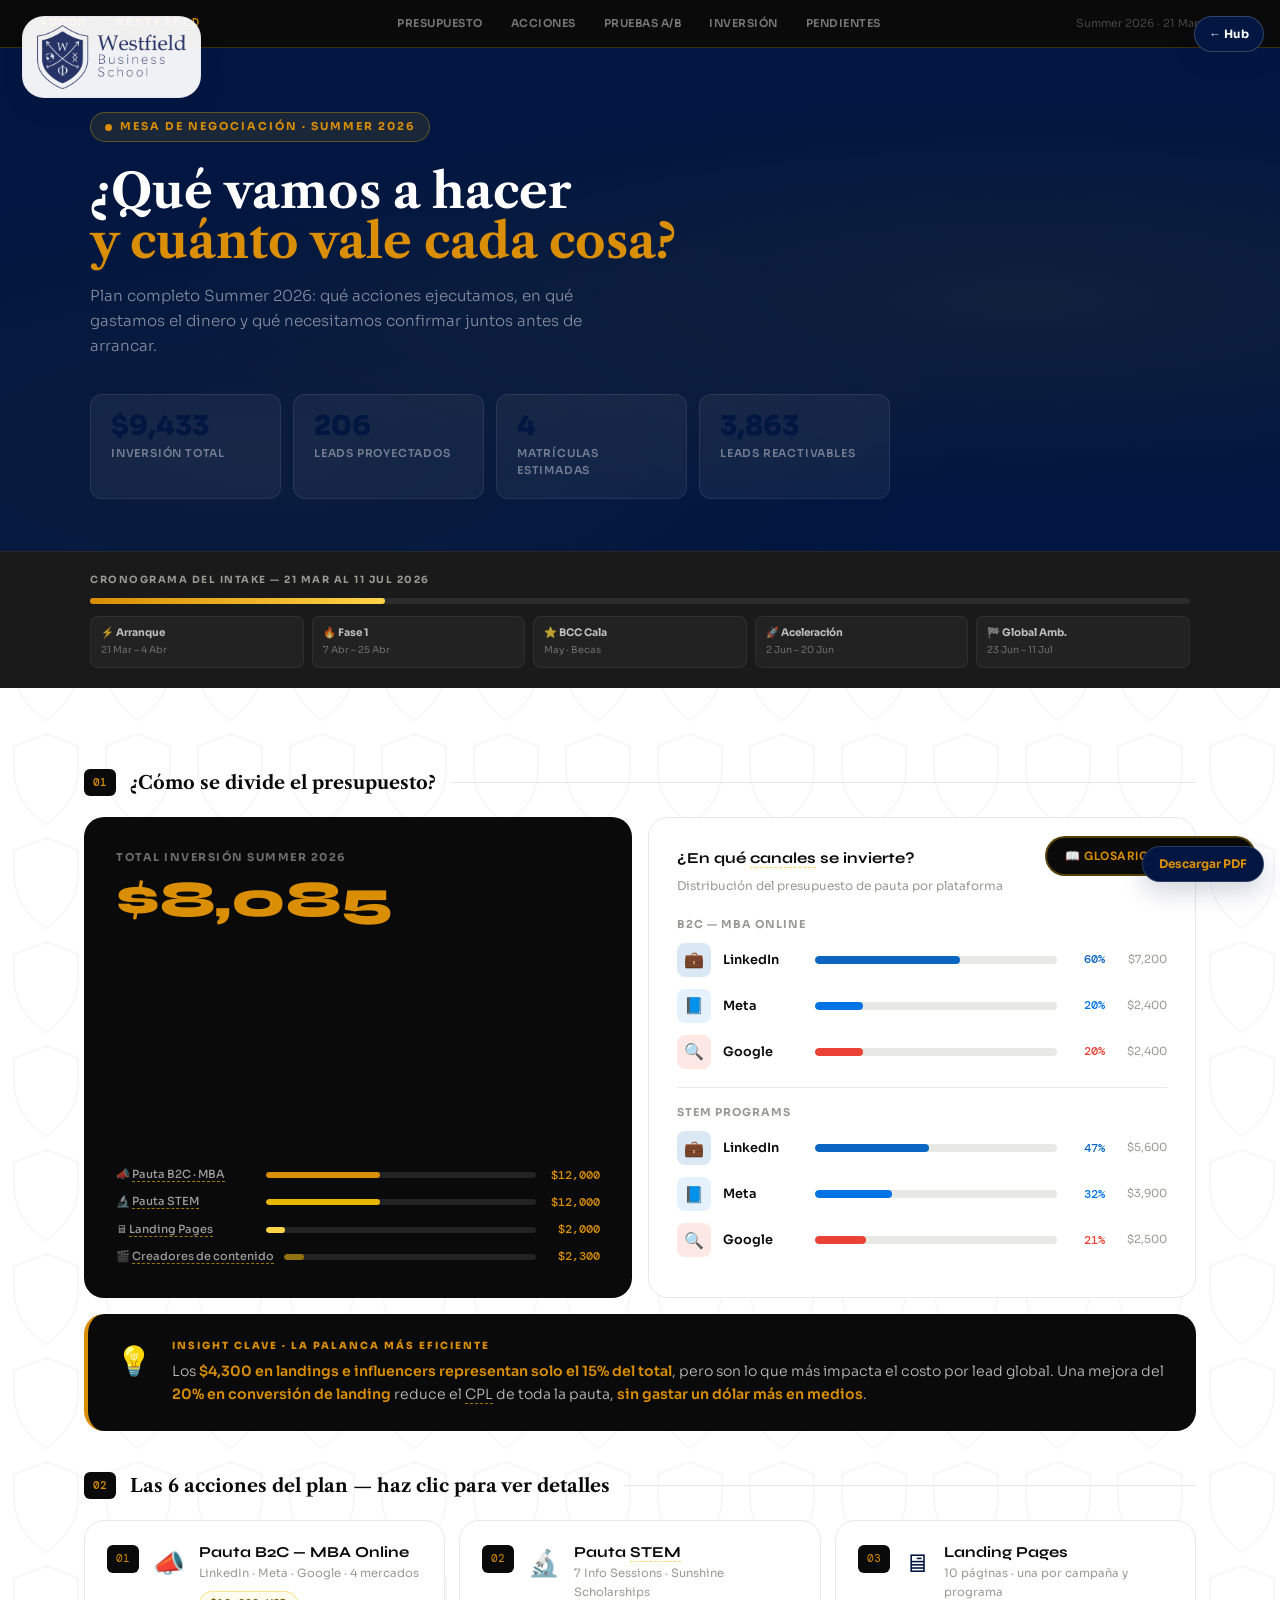
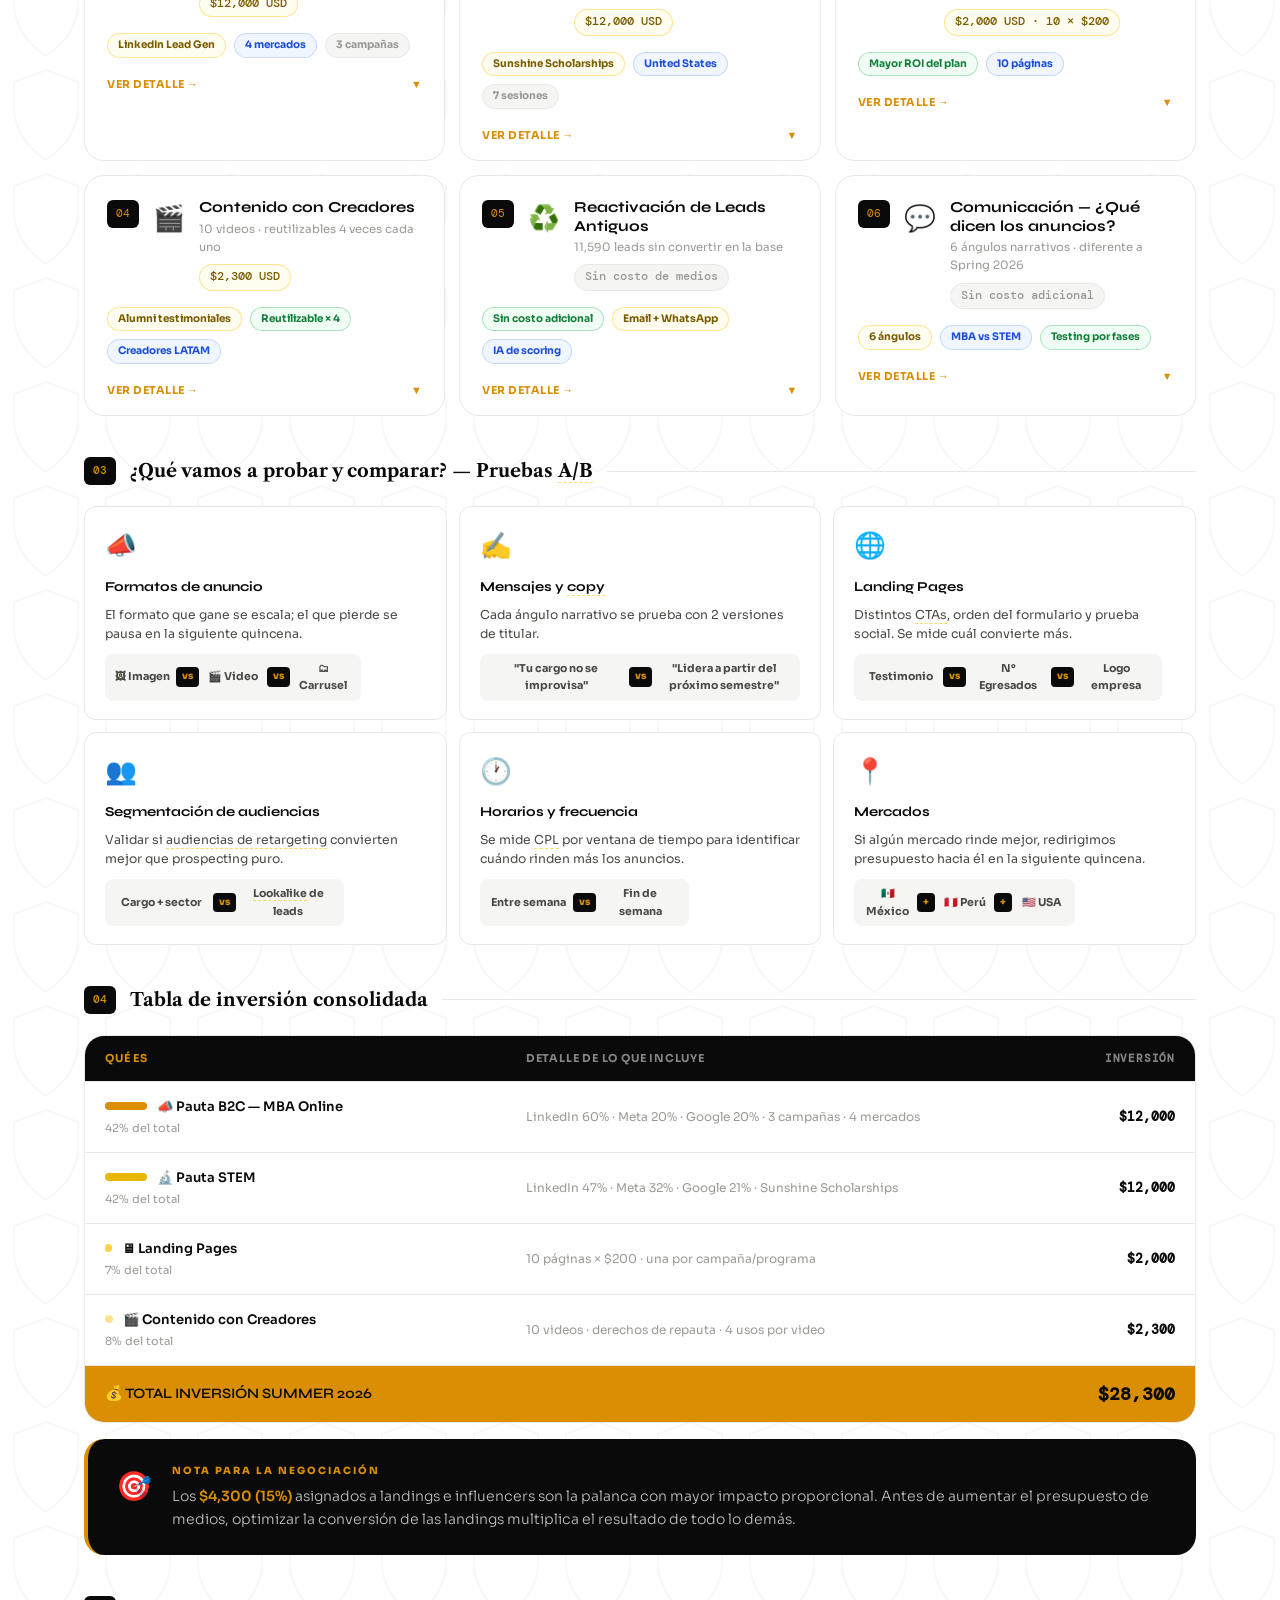
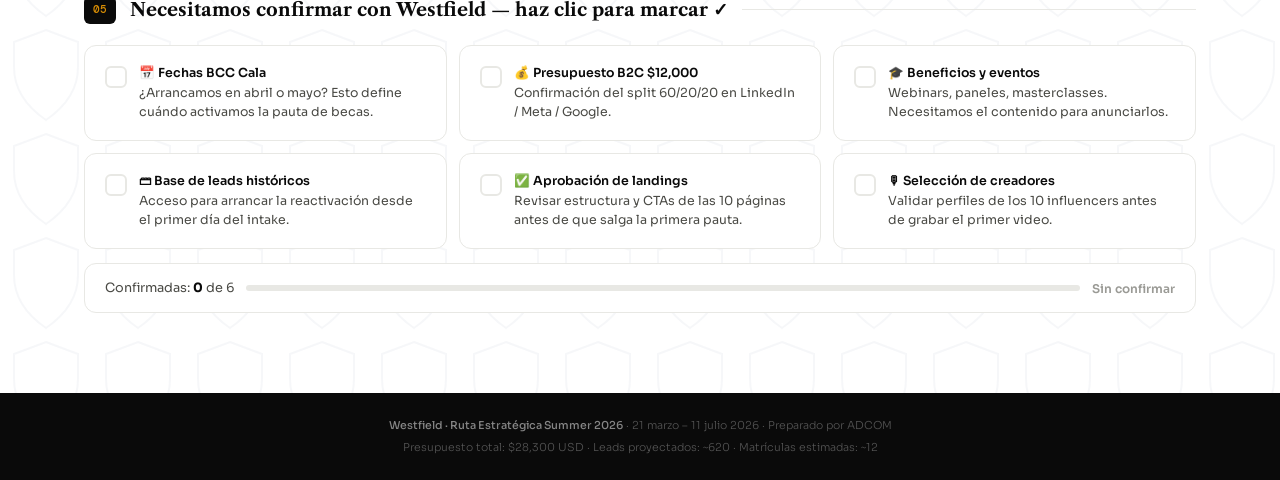
<file: pages/resumen.html>
<!DOCTYPE html>
<html lang="es">
<head>
<meta charset="UTF-8">
<meta name="viewport" content="width=device-width, initial-scale=1.0">
<title>Westfield Summer 2026 — Mesa de Negociación</title>
<link href="https://fonts.googleapis.com/css2?family=Syne:wght@400;600;700;800&family=DM+Sans:wght@300;400;500;600&family=DM+Mono:wght@400;500&display=swap" rel="stylesheet">
<link rel="stylesheet" href="../assets/css/shared.css">
<style>
:root {
  --y: #D98E04;
  --y2: #FFD347;
  --k: #0A0A0A;
  --k2: #1A1A1A;
  --w: var(--blanco);
  --g1: #F5F5F3;
  --g2: #E8E8E4;
  --g3: #9A9A95;
  --g4: #4A4A45;
  --blue: #2563EB;
  --green: #16A34A;
  --red: #DC2626;
  --r: 12px;
  --r2: 20px;
}
*{margin:0;padding:0;box-sizing:border-box}
html{scroll-behavior:smooth}
body{font-family:'DM Sans',sans-serif;background:var(--g1);color:var(--g4);line-height:1.6;overflow-x:hidden}

/* ─── TOOLTIP SYSTEM ─── */
.tip{position:relative;cursor:help;border-bottom:1.5px dashed rgba(255,192,0,.6);color:inherit}
.tip::after{
  content:attr(data-tip);
  position:absolute;bottom:calc(100% + 8px);left:50%;transform:translateX(-50%);
  background:var(--k);color:var(--w);font-size:.7rem;font-weight:400;
  padding:8px 12px;border-radius:8px;white-space:nowrap;max-width:260px;white-space:normal;text-align:center;
  opacity:0;pointer-events:none;transition:opacity .2s;z-index:999;line-height:1.4;
  border:1px solid rgba(255,192,0,.3);
}
.tip::before{
  content:'';position:absolute;bottom:calc(100% + 2px);left:50%;transform:translateX(-50%);
  border:5px solid transparent;border-top:5px solid var(--k);
  opacity:0;pointer-events:none;transition:opacity .2s;z-index:999;
}
.tip:hover::after,.tip:hover::before{opacity:1}

/* ─── TOP BANNER ─── */
.banner{background:var(--k);padding:10px 40px;display:flex;align-items:center;justify-content:space-between;position:sticky;top:0;z-index:100;border-bottom:1px solid rgba(255,192,0,.2)}
.banner .logo{font-family:'DM Mono',monospace;font-size:.72rem;color:var(--y);letter-spacing:2.5px;font-weight:500}
.banner nav{display:flex;gap:6px}
.banner nav a{font-size:.68rem;font-weight:600;color:rgba(255,255,255,.45);text-decoration:none;padding:5px 11px;border-radius:50px;transition:all .2s;text-transform:uppercase;letter-spacing:.5px}
.banner nav a:hover,.banner nav a.active{background:rgba(255,192,0,.15);color:var(--y)}
.banner .date{font-size:.68rem;color:rgba(255,255,255,.3);font-weight:300}

/* ─── HERO ─── */
.hero{background:var(--k);padding:64px 40px 52px;position:relative;overflow:hidden}
.hero-bg{position:absolute;inset:0;background:radial-gradient(ellipse at 80% 50%,rgba(255,192,0,.06) 0%,transparent 60%),radial-gradient(ellipse at 20% 80%,rgba(255,192,0,.04) 0%,transparent 50%)}
.hero-content{position:relative;z-index:1;max-width:1100px;margin:0 auto}
.pill{display:inline-flex;align-items:center;gap:8px;background:rgba(255,192,0,.1);border:1px solid rgba(255,192,0,.3);border-radius:50px;padding:5px 14px;margin-bottom:24px}
.pill span{font-size:.68rem;font-weight:700;color:var(--y);text-transform:uppercase;letter-spacing:2px}
.pulse{width:7px;height:7px;border-radius:50%;background:var(--y);animation:pulse 2s infinite}
@keyframes pulse{0%,100%{opacity:1;transform:scale(1)}50%{opacity:.4;transform:scale(.8)}}
.hero h1{font-family:'Syne',sans-serif;font-size:3rem;font-weight:800;color:var(--w);line-height:1.05;letter-spacing:-1px;margin-bottom:16px}
.hero h1 em{color:var(--y);font-style:normal}
.hero-sub{font-size:.95rem;color:rgba(255,255,255,.5);font-weight:300;max-width:540px;line-height:1.65;margin-bottom:36px}
.hero-kpis{display:grid;grid-template-columns:repeat(4,1fr);gap:12px;max-width:800px}
.kpi-box{background:rgba(255,255,255,.05);border:1px solid rgba(255,255,255,.08);border-radius:var(--r);padding:18px 20px;transition:all .25s;cursor:default}
.kpi-box:hover{background:rgba(255,192,0,.1);border-color:rgba(255,192,0,.35);transform:translateY(-2px)}
.kpi-val{font-family:'Syne',sans-serif;font-size:1.7rem;font-weight:800;color:var(--y);line-height:1}
.kpi-lbl{font-size:.68rem;font-weight:600;color:rgba(255,255,255,.4);text-transform:uppercase;letter-spacing:.8px;margin-top:5px}

/* ─── PROGRESS TIMELINE ─── */
.timeline-bar{background:var(--k2);padding:20px 40px;border-top:1px solid rgba(255,255,255,.06)}
.tl-wrap{max-width:1100px;margin:0 auto}
.tl-label{font-size:.62rem;font-weight:700;color:var(--g3);text-transform:uppercase;letter-spacing:1.5px;margin-bottom:10px}
.tl-track{position:relative;height:6px;background:rgba(255,255,255,.08);border-radius:3px;margin-bottom:12px}
.tl-fill{height:100%;border-radius:3px;background:linear-gradient(90deg,var(--y),var(--y2));width:0;transition:width 1.5s cubic-bezier(.4,0,.2,1)}
.tl-phases{display:flex;justify-content:space-between;gap:8px}
.tl-phase{flex:1;background:rgba(255,255,255,.04);border-radius:8px;padding:8px 10px;border:1px solid rgba(255,255,255,.06);transition:all .2s;cursor:default}
.tl-phase:hover{border-color:rgba(255,192,0,.3);background:rgba(255,192,0,.08)}
.tl-phase-name{font-size:.65rem;font-weight:700;color:rgba(255,255,255,.7);white-space:nowrap}
.tl-phase-dates{font-size:.6rem;color:rgba(255,255,255,.35);margin-top:2px}

/* ─── SECTION ─── */
.wrap{max-width:1160px;margin:0 auto;padding:40px 24px}
.s-head{display:flex;align-items:center;gap:14px;margin:40px 0 20px}
.s-num{font-family:'DM Mono',monospace;font-size:.68rem;font-weight:500;color:var(--y);background:var(--k);padding:5px 9px;border-radius:6px}
.s-head h2{font-family:'Syne',sans-serif;font-size:1.15rem;font-weight:700;color:var(--k)}
.s-head::after{content:'';flex:1;height:1px;background:var(--g2)}

/* ─── BUDGET OVERVIEW ─── */
.budget-grid{display:grid;grid-template-columns:1fr 1fr;gap:16px}
.budget-total{background:var(--k);border-radius:var(--r2);padding:32px;display:flex;flex-direction:column;justify-content:space-between}
.bt-label{font-size:.68rem;font-weight:700;color:rgba(255,255,255,.4);text-transform:uppercase;letter-spacing:1.5px;margin-bottom:8px}
.bt-val{font-family:'Syne',sans-serif;font-size:3.2rem;font-weight:800;color:var(--y);line-height:1;counter-reset:num}
.bt-breakdown{margin-top:20px;display:flex;flex-direction:column;gap:8px}
.bt-row{display:flex;align-items:center;gap:10px}
.bt-bar-wrap{flex:1;height:6px;background:rgba(255,255,255,.1);border-radius:3px;overflow:hidden}
.bt-bar{height:100%;border-radius:3px;width:0;transition:width 1.2s cubic-bezier(.4,0,.2,1)}
.bt-row-lbl{font-size:.7rem;color:rgba(255,255,255,.6);min-width:140px;font-weight:500}
.bt-row-val{font-family:'DM Mono',monospace;font-size:.75rem;font-weight:500;color:var(--y);min-width:54px;text-align:right}

.budget-channels{background:var(--w);border-radius:var(--r2);padding:28px;border:1px solid var(--g2)}
.bc-title{font-family:'Syne',sans-serif;font-size:.95rem;font-weight:700;color:var(--k);margin-bottom:6px}
.bc-sub{font-size:.75rem;color:var(--g3);margin-bottom:20px}
.channel-row{display:flex;align-items:center;gap:12px;margin-bottom:12px}
.ch-icon{width:34px;height:34px;border-radius:8px;display:flex;align-items:center;justify-content:center;font-size:1rem;flex-shrink:0}
.ch-name{font-size:.8rem;font-weight:600;color:var(--k);min-width:80px}
.ch-bar-wrap{flex:1;height:8px;background:var(--g2);border-radius:4px;overflow:hidden}
.ch-bar{height:100%;border-radius:4px;width:0;transition:width 1.3s cubic-bezier(.4,0,.2,1)}
.ch-pct{font-family:'DM Mono',monospace;font-size:.75rem;font-weight:500;min-width:36px;text-align:right}
.ch-amt{font-size:.7rem;color:var(--g3);min-width:50px;text-align:right}
.ch-linkedin{background:rgba(10,102,194,.15)} .ch-linkedin .ch-bar{background:#0A66C2}
.ch-meta{background:rgba(0,115,230,.1)} .ch-meta .ch-bar{background:#0073E6}
.ch-google{background:rgba(234,67,53,.12)} .ch-google .ch-bar{background:#EA4335}

/* ─── LEGEND TOGGLE ─── */
.tabs-wrap{display:flex;gap:8px;margin-bottom:20px}
.tab-btn{font-size:.72rem;font-weight:700;padding:8px 16px;border-radius:50px;border:1.5px solid var(--g2);background:var(--w);color:var(--g3);cursor:pointer;transition:all .2s;text-transform:uppercase;letter-spacing:.5px}
.tab-btn.active{background:var(--k);color:var(--y);border-color:var(--k)}
.tab-panel{display:none}.tab-panel.active{display:block}

/* ─── ACTIONS GRID ─── */
.actions-grid{display:grid;grid-template-columns:1fr 1fr 1fr;gap:14px}
.a-card{background:var(--w);border-radius:var(--r2);overflow:hidden;border:1.5px solid var(--g2);transition:all .3s;cursor:pointer}
.a-card:hover{border-color:var(--y);transform:translateY(-3px);box-shadow:0 12px 30px rgba(0,0,0,.08)}
.a-card.expanded{border-color:var(--y)}
.a-card-top{padding:22px 22px 16px;display:flex;gap:14px;align-items:flex-start}
.a-num{font-family:'DM Mono',monospace;font-size:.7rem;background:var(--k);color:var(--y);padding:5px 9px;border-radius:6px;flex-shrink:0;margin-top:2px}
.a-icon{font-size:1.6rem;flex-shrink:0}
.a-title{font-family:'Syne',sans-serif;font-size:.95rem;font-weight:700;color:var(--k);line-height:1.2}
.a-sub{font-size:.72rem;color:var(--g3);margin-top:3px}
.a-budget{display:inline-flex;align-items:center;gap:5px;background:#FFFDF0;border:1px solid rgba(255,192,0,.4);border-radius:50px;padding:3px 10px;font-family:'DM Mono',monospace;font-size:.72rem;font-weight:500;color:#7a5c00;margin-top:8px}
.a-budget.free{background:var(--g1);border-color:var(--g2);color:var(--g3)}
.a-preview{padding:0 22px 18px;display:flex;gap:8px;flex-wrap:wrap}
.a-tag{font-size:.65rem;font-weight:700;padding:3px 10px;border-radius:50px;background:var(--g1);border:1px solid var(--g2);color:var(--g3)}
.a-tag.y{background:#FFFDF0;border-color:rgba(255,192,0,.4);color:#7a5c00}
.a-tag.g{background:#f0fdf4;border-color:rgba(22,163,74,.3);color:#15803d}
.a-tag.b{background:#eff6ff;border-color:rgba(37,99,235,.2);color:#1d4ed8}
.a-expand{padding:16px 22px;border-top:1px solid var(--g2);display:none}
.a-card.expanded .a-expand{display:block}
.a-expand-inner{display:flex;flex-direction:column;gap:10px}
.a-fact{display:flex;gap:10px;align-items:flex-start}
.a-fact-icon{font-size:1rem;flex-shrink:0;margin-top:1px}
.a-fact-text{font-size:.78rem;color:var(--g4);line-height:1.5}
.a-fact-text strong{color:var(--k);font-weight:600}
.a-chevron{display:flex;align-items:center;justify-content:space-between;padding-top:12px;margin-top:4px}
.a-chevron span{font-size:.68rem;font-weight:700;color:var(--g3);text-transform:uppercase;letter-spacing:.5px}
.a-chevron-icon{font-size:.7rem;color:var(--g3);transition:transform .25s}
.a-card.expanded .a-chevron-icon{transform:rotate(180deg)}

/* ─── CANAL SPLIT VISUAL ─── */
.split-visual{background:var(--k);border-radius:var(--r2);padding:28px;margin:16px 0}
.sv-title{font-family:'Syne',sans-serif;font-size:.9rem;font-weight:700;color:var(--y);margin-bottom:18px}
.sv-grid{display:grid;grid-template-columns:1fr 1fr;gap:20px}
.sv-prog{display:flex;flex-direction:column;gap:10px}
.sv-item{display:flex;align-items:center;gap:10px}
.sv-label{font-size:.72rem;font-weight:600;color:rgba(255,255,255,.7);min-width:90px}
.sv-track{flex:1;height:10px;background:rgba(255,255,255,.08);border-radius:5px;overflow:hidden}
.sv-fill{height:100%;border-radius:5px;width:0;transition:width 1.4s cubic-bezier(.4,0,.2,1)}
.sv-pct{font-family:'DM Mono',monospace;font-size:.72rem;color:var(--y);min-width:35px}

/* ─── AB TEST SECTION ─── */
.ab-grid{display:grid;grid-template-columns:repeat(3,1fr);gap:12px}
.ab-item{background:var(--w);border-radius:var(--r);padding:18px 20px;border:1px solid var(--g2);transition:all .25s;cursor:default}
.ab-item:hover{border-color:var(--y);transform:translateY(-2px);box-shadow:0 8px 20px rgba(0,0,0,.06)}
.ab-icon{font-size:1.6rem;margin-bottom:10px}
.ab-label{font-family:'Syne',sans-serif;font-size:.85rem;font-weight:700;color:var(--k);margin-bottom:8px}
.ab-text{font-size:.77rem;color:var(--g4);line-height:1.55}
.ab-text strong{color:var(--blue);font-weight:600}
.ab-vs{display:inline-flex;align-items:center;gap:6px;margin-top:10px;background:var(--g1);border-radius:8px;padding:6px 10px}
.ab-vs .v{font-size:.68rem;font-weight:700;color:var(--g4);flex:1;text-align:center}
.ab-vs .vs-badge{font-size:.6rem;font-weight:800;color:var(--y);background:var(--k);padding:2px 6px;border-radius:4px;flex-shrink:0}

/* ─── INVESTMENT TABLE ─── */
.inv-card{background:var(--w);border-radius:var(--r2);border:1.5px solid var(--g2);overflow:hidden}
.inv-row{display:flex;align-items:center;gap:0;border-bottom:1px solid var(--g2);transition:all .2s;cursor:default}
.inv-row:hover{background:var(--g1)}
.inv-row:last-child{border-bottom:none}
.inv-row.header{background:var(--k);cursor:default}
.inv-row.header:hover{background:var(--k)}
.inv-row.total{background:var(--y);cursor:default}
.inv-row.total:hover{background:var(--y)}
.inv-cell{padding:14px 20px;font-size:.82rem}
.inv-cell.concept{flex:2.5;font-weight:600;color:var(--k)}
.inv-cell.detail{flex:3;color:var(--g3);font-size:.75rem}
.inv-cell.amount{flex:1;font-family:'DM Mono',monospace;font-weight:700;text-align:right;color:var(--k)}
.inv-row.header .inv-cell{color:var(--y);font-size:.68rem;font-weight:700;text-transform:uppercase;letter-spacing:.8px}
.inv-row.header .inv-cell{color:rgba(255,255,255,.5)}
.inv-row.header .inv-cell:first-child{color:var(--y)}
.inv-row.total .inv-cell.concept{color:var(--k);font-size:.9rem;font-family:'Syne',sans-serif}
.inv-row.total .inv-cell.amount{color:var(--k);font-size:1.1rem}
.inv-share{display:flex;align-items:center;gap:8px}
.inv-share-bar{height:4px;border-radius:2px;min-width:4px;transition:width 1.2s}
.inv-badge{font-size:.62rem;font-weight:700;padding:2px 8px;border-radius:50px}

/* ─── INSIGHT CALLOUT ─── */
.insight{background:var(--k);border-radius:var(--r2);padding:24px 28px;display:flex;gap:20px;align-items:flex-start;margin:16px 0;border-left:4px solid var(--y)}
.insight-icon{font-size:1.8rem;flex-shrink:0}
.insight-content{}
.insight-label{font-size:.62rem;font-weight:800;text-transform:uppercase;letter-spacing:2px;color:var(--y);margin-bottom:6px}
.insight-text{font-size:.88rem;color:rgba(255,255,255,.75);font-weight:300;line-height:1.65}
.insight-text strong{color:var(--y);font-weight:600}

/* ─── PENDING / NEXT STEPS ─── */
.pending-grid{display:grid;grid-template-columns:repeat(3,1fr);gap:12px}
.p-item{background:var(--w);border-radius:var(--r);padding:18px 20px;border:1.5px solid var(--g2);transition:all .25s;display:flex;gap:12px;align-items:flex-start;cursor:pointer;user-select:none}
.p-item:hover{border-color:var(--y);background:#FFFDF8}
.p-item.done{background:var(--g1);border-color:var(--g2);opacity:.55}
.p-check{width:22px;height:22px;border-radius:6px;border:2px solid var(--g2);display:flex;align-items:center;justify-content:center;flex-shrink:0;margin-top:2px;transition:all .2s;background:var(--w)}
.p-item:hover .p-check{border-color:var(--y)}
.p-item.done .p-check{background:var(--green);border-color:var(--green)}
.p-check-icon{display:none;font-size:.7rem;color:var(--w)}
.p-item.done .p-check-icon{display:block}
.p-text{font-size:.78rem;color:var(--g4);line-height:1.5}
.p-text strong{color:var(--k);font-weight:600;display:block;margin-bottom:2px}

/* ─── GLOSSARY MODAL ─── */
.gloss-btn{position:fixed;bottom:24px;right:24px;background:var(--k);color:var(--y);border:2px solid rgba(255,192,0,.3);border-radius:50px;padding:10px 18px;font-size:.75rem;font-weight:700;cursor:pointer;display:flex;align-items:center;gap:7px;z-index:200;transition:all .25s;font-family:'DM Sans',sans-serif;letter-spacing:.5px;text-transform:uppercase}
.gloss-btn:hover{background:var(--y);color:var(--k);border-color:var(--y)}
.modal-overlay{position:fixed;inset:0;background:rgba(0,0,0,.7);z-index:300;display:flex;align-items:center;justify-content:center;opacity:0;pointer-events:none;transition:opacity .25s}
.modal-overlay.open{opacity:1;pointer-events:all}
.modal{background:var(--w);border-radius:var(--r2);max-width:560px;width:90%;max-height:80vh;overflow-y:auto;padding:32px}
.modal h3{font-family:'Syne',sans-serif;font-size:1.1rem;font-weight:800;color:var(--k);margin-bottom:6px}
.modal-sub{font-size:.78rem;color:var(--g3);margin-bottom:24px}
.gloss-item{display:flex;gap:14px;align-items:flex-start;padding:12px 0;border-bottom:1px solid var(--g2)}
.gloss-item:last-child{border-bottom:none}
.gloss-term{font-family:'DM Mono',monospace;font-size:.75rem;font-weight:500;color:var(--k);background:var(--g1);padding:4px 10px;border-radius:6px;min-width:100px;text-align:center;flex-shrink:0}
.gloss-def{font-size:.78rem;color:var(--g4);line-height:1.5}
.modal-close{float:right;background:var(--g1);border:none;border-radius:8px;padding:6px 12px;font-size:.75rem;font-weight:600;cursor:pointer;color:var(--g4);transition:all .2s;font-family:'DM Sans',sans-serif}
.modal-close:hover{background:var(--k);color:var(--w)}

/* ─── FOOTER ─── */
.footer{background:var(--k);text-align:center;padding:24px 20px;font-size:.68rem;color:rgba(255,255,255,.3);font-weight:300;margin-top:40px}
.footer strong{color:rgba(255,255,255,.5);font-weight:500}

/* ─── ANIMATIONS ─── */
@keyframes fadeUp{from{opacity:0;transform:translateY(20px)}to{opacity:1;transform:translateY(0)}}
.fade-up{opacity:0;animation:fadeUp .6s ease forwards}
.fd-1{animation-delay:.1s}.fd-2{animation-delay:.2s}.fd-3{animation-delay:.3s}.fd-4{animation-delay:.4s}

/* ─── RESPONSIVE ─── */
@media(max-width:900px){
  .hero h1{font-size:2rem}
  .hero-kpis{grid-template-columns:1fr 1fr}
  .budget-grid,.sv-grid{grid-template-columns:1fr}
  .actions-grid,.ab-grid,.pending-grid{grid-template-columns:1fr 1fr}
  .banner nav{display:none}
  .hero,.banner,.timeline-bar{padding-left:20px;padding-right:20px}
}
@media(max-width:600px){
  .hero-kpis,.actions-grid,.ab-grid,.pending-grid{grid-template-columns:1fr}
}

/* Template PPT 2026 alignment */
body{font-family:var(--font-body)!important;color:var(--negro);background-color:var(--blanco)!important;background-image:var(--westfield-pattern)!important;background-size:92px 104px!important}
h1,h2,.hero h1,.slide-cover h1,.cover h1{font-family:var(--font-title)!important;letter-spacing:0!important;text-transform:none!important;color:var(--negro)}
.slide,.cover,.slide-cover,.index-modal{background-color:var(--blanco)!important;background-image:var(--westfield-pattern)!important;background-size:92px 104px!important}
.slide-section,.claim,.claim-box,.hero,.funnel-step,.mix-tab.active,.tab.active,thead tr,tfoot tr,.metric:first-child,.kpi.accent{background:var(--negro)!important;color:var(--blanco)!important}
.slide-header,.top .header{background:transparent!important;padding:0!important;border-radius:0!important;box-shadow:none!important;white-space:normal!important}
.slide-header h2,.top .header h2,.section-title h2{font-family:var(--font-title)!important;color:var(--amarillo)!important;font-size:clamp(2.1rem,4vw,4rem)!important;line-height:.95!important;text-transform:none!important;letter-spacing:0!important}
.card,.stat-card,.panel,.metric,.kpi,.chart-box,.conclusion-card,.strategic-card,.insight-card,.timeline-item,.tl,.action,.mini-kpi,.table-wrap,.mix-panel-container,.panels,.note,.note-box,.quote,.quote-box{border-color:var(--gris-borde)!important;border-radius:var(--radius)!important;box-shadow:var(--shadow-card)!important}
.card,.stat-card,.panel,.metric,.kpi,.chart-box,.conclusion-card,.strategic-card,.insight-card,.timeline-item,.tl,.action,.mini-kpi,.table-wrap,.mix-panel-container,.panels{background:rgba(255,255,255,.94)!important}
.num,.badge,.panel-header-badge,.period-badge,.filter.active,.index-btn,.index-toggle-btn{background:var(--negro)!important;color:var(--amarillo)!important;border-color:var(--negro)!important}
.val,.stat-val,.metric-value,.kpi-val{color:var(--negro)!important;font-family:var(--font-body)!important}
.metric:first-child .metric-value,.kpi.accent .kpi-val,.claim strong,.claim-box strong,tfoot tr,.mix-tab.active .pct{color:var(--amarillo)!important}
th{background:var(--negro)!important;color:var(--blanco)!important;font-family:var(--font-body)!important}
.progress,.progress-bar,.bar-fill.yellow,.bar span,.metric::after,.kpi::after,.card::after{background:var(--amarillo)!important}
.nav-btn,.nav button,.tools button,.filter,.tab,.mix-tab{font-family:var(--font-body)!important;border-radius:999px!important}
.nav-btn:hover,.nav button:hover,.tools button:hover,.filter:hover,.tab:hover,.mix-tab:hover{background:var(--negro)!important;color:var(--amarillo)!important;border-color:var(--negro)!important}
.light-text,.desc,.body-text,.small,.metric-note,.kpi-sub,.card p,.panel-box p,td{color:var(--gris-oscuro)!important}
.hero h1{color:var(--blanco)!important}
.section-title .bar{background:transparent!important;padding:0!important;border-radius:0!important}
.index-btn,.index-toggle-btn{right:112px!important}
@media(max-width:768px){.slide-header h2,.top .header h2{font-size:2rem!important}}
  </style>
</head>
<body>
<img class="wbs-brand-logo" src="../assets/img/logo-wbs-azul.png" alt="Westfield Business School">
<button class="pdf-download" type="button" onclick="window.print()">Descargar PDF</button>
<a class="hub-back" href="../index.html">← Hub</a>

<!-- ─── BANNER ─── -->
<div class="banner">
  <span class="logo">ADCOM · WESTFIELD</span>
  <nav>
    <a href="#presupuesto" class="active">Presupuesto</a>
    <a href="#acciones">Acciones</a>
    <a href="#pruebas">Pruebas A/B</a>
    <a href="#inversion">Inversión</a>
    <a href="#pendientes">Pendientes</a>
  </nav>
  <span class="date">Summer 2026 · 21 Mar – 11 Jul</span>
</div>

<!-- ─── HERO ─── -->
<div class="hero">
  <div class="hero-bg"></div>
  <div class="hero-content">
    <div class="pill"><span class="pulse"></span><span>Mesa de Negociación · Summer 2026</span></div>
    <h1 class="fade-up fd-1">¿Qué vamos a hacer<br><em>y cuánto vale cada cosa?</em></h1>
    <p class="hero-sub fade-up fd-2">Plan completo Summer 2026: qué acciones ejecutamos, en qué gastamos el dinero y qué necesitamos confirmar juntos antes de arrancar.</p>
    <div class="hero-kpis fade-up fd-3">
      <div class="kpi-box">
        <div class="kpi-val" data-count="28300" data-prefix="$" data-suffix="">$0</div>
        <div class="kpi-lbl">Inversión total</div>
      </div>
      <div class="kpi-box">
        <div class="kpi-val" data-count="620" data-prefix="" data-suffix="">0</div>
        <div class="kpi-lbl">Leads proyectados</div>
      </div>
      <div class="kpi-box">
        <div class="kpi-val" data-count="12" data-prefix="" data-suffix="">0</div>
        <div class="kpi-lbl">Matrículas estimadas</div>
      </div>
      <div class="kpi-box">
        <div class="kpi-val" data-count="11590" data-prefix="" data-suffix="">0</div>
        <div class="kpi-lbl">Leads reactivables</div>
      </div>
    </div>
  </div>
</div>

<!-- ─── TIMELINE ─── -->
<div class="timeline-bar">
  <div class="tl-wrap">
    <div class="tl-label">Cronograma del intake — 21 Mar al 11 Jul 2026</div>
    <div class="tl-track"><div class="tl-fill" id="tl-fill"></div></div>
    <div class="tl-phases">
      <div class="tl-phase"><div class="tl-phase-name">⚡ Arranque</div><div class="tl-phase-dates">21 Mar – 4 Abr</div></div>
      <div class="tl-phase"><div class="tl-phase-name">🔥 Fase 1</div><div class="tl-phase-dates">7 Abr – 25 Abr</div></div>
      <div class="tl-phase"><div class="tl-phase-name">⭐ BCC Cala</div><div class="tl-phase-dates">May · Becas</div></div>
      <div class="tl-phase"><div class="tl-phase-name">🚀 Aceleración</div><div class="tl-phase-dates">2 Jun – 20 Jun</div></div>
      <div class="tl-phase"><div class="tl-phase-name">🏁 Global Amb.</div><div class="tl-phase-dates">23 Jun – 11 Jul</div></div>
    </div>
  </div>
</div>

<div class="wrap">

<!-- ─── PRESUPUESTO ─── -->
<div id="presupuesto" class="s-head fade-up">
  <span class="s-num">01</span>
  <h2>¿Cómo se divide el presupuesto?</h2>
</div>

<div class="budget-grid">
  <div class="budget-total">
    <div>
      <div class="bt-label">Total inversión Summer 2026</div>
      <div class="bt-val" id="total-count">$0</div>
    </div>
    <div class="bt-breakdown">
      <div class="bt-row">
        <div class="bt-row-lbl">📣 <span class="tip" data-tip="Campañas de anuncios pagados en redes sociales y buscadores para MBA Online">Pauta B2C · MBA</span></div>
        <div class="bt-bar-wrap"><div class="bt-bar" style="background:var(--y)" data-width="42.4"></div></div>
        <div class="bt-row-val">$12,000</div>
      </div>
      <div class="bt-row">
        <div class="bt-row-lbl">🔬 <span class="tip" data-tip="Ciencia, Tecnología, Ingeniería y Matemáticas. Programas como Sunshine Scholarships y Miami: Leading with Intelligence">Pauta STEM</span></div>
        <div class="bt-bar-wrap"><div class="bt-bar" style="background:#E8B800" data-width="42.4"></div></div>
        <div class="bt-row-val">$12,000</div>
      </div>
      <div class="bt-row">
        <div class="bt-row-lbl">🖥 <span class="tip" data-tip="Páginas web donde llegan los usuarios después de ver un anuncio. Si son malas, el dinero de pauta se desperdicia">Landing Pages</span></div>
        <div class="bt-bar-wrap"><div class="bt-bar" style="background:var(--y2)" data-width="7.1"></div></div>
        <div class="bt-row-val">$2,000</div>
      </div>
      <div class="bt-row">
        <div class="bt-row-lbl">🎬 <span class="tip" data-tip="10 videos con creadores de contenido LATAM que hablan del programa de forma auténtica. Cada video se usa 4 veces">Creadores de contenido</span></div>
        <div class="bt-bar-wrap"><div class="bt-bar" style="background:rgba(255,192,0,.5)" data-width="8.1"></div></div>
        <div class="bt-row-val">$2,300</div>
      </div>
    </div>
  </div>

  <div class="budget-channels">
    <div class="bc-title">¿En qué <span class="tip" data-tip="Las plataformas donde se muestran los anuncios: LinkedIn (profesionales), Meta = Facebook + Instagram, Google (búsquedas)">canales</span> se invierte?</div>
    <div class="bc-sub">Distribución del presupuesto de pauta por plataforma</div>

    <div style="margin-bottom:18px">
      <div style="font-size:.68rem;font-weight:700;text-transform:uppercase;letter-spacing:1px;color:var(--g3);margin-bottom:10px">B2C — MBA Online</div>
      <div class="channel-row">
        <div class="ch-icon ch-linkedin">💼</div>
        <div class="ch-name">LinkedIn</div>
        <div class="ch-bar-wrap"><div class="ch-bar" style="background:#0A66C2" data-width="60"></div></div>
        <div class="ch-pct" style="color:#0A66C2">60%</div>
        <div class="ch-amt">$7,200</div>
      </div>
      <div class="channel-row">
        <div class="ch-icon ch-meta">📘</div>
        <div class="ch-name">Meta</div>
        <div class="ch-bar-wrap"><div class="ch-bar" style="background:#0073E6" data-width="20"></div></div>
        <div class="ch-pct" style="color:#0073E6">20%</div>
        <div class="ch-amt">$2,400</div>
      </div>
      <div class="channel-row">
        <div class="ch-icon ch-google">🔍</div>
        <div class="ch-name">Google</div>
        <div class="ch-bar-wrap"><div class="ch-bar" style="background:#EA4335" data-width="20"></div></div>
        <div class="ch-pct" style="color:#EA4335">20%</div>
        <div class="ch-amt">$2,400</div>
      </div>
    </div>

    <div style="border-top:1px solid var(--g2);padding-top:16px">
      <div style="font-size:.68rem;font-weight:700;text-transform:uppercase;letter-spacing:1px;color:var(--g3);margin-bottom:10px">STEM Programs</div>
      <div class="channel-row">
        <div class="ch-icon ch-linkedin">💼</div>
        <div class="ch-name">LinkedIn</div>
        <div class="ch-bar-wrap"><div class="ch-bar" style="background:#0A66C2" data-width="47"></div></div>
        <div class="ch-pct" style="color:#0A66C2">47%</div>
        <div class="ch-amt">$5,600</div>
      </div>
      <div class="channel-row">
        <div class="ch-icon ch-meta">📘</div>
        <div class="ch-name">Meta</div>
        <div class="ch-bar-wrap"><div class="ch-bar" style="background:#0073E6" data-width="32"></div></div>
        <div class="ch-pct" style="color:#0073E6">32%</div>
        <div class="ch-amt">$3,900</div>
      </div>
      <div class="channel-row">
        <div class="ch-icon ch-google">🔍</div>
        <div class="ch-name">Google</div>
        <div class="ch-bar-wrap"><div class="ch-bar" style="background:#EA4335" data-width="21"></div></div>
        <div class="ch-pct" style="color:#EA4335">21%</div>
        <div class="ch-amt">$2,500</div>
      </div>
    </div>
  </div>
</div>

<!-- ─── INSIGHT PALANCA ─── -->
<div class="insight">
  <div class="insight-icon">💡</div>
  <div class="insight-content">
    <div class="insight-label">Insight clave · La palanca más eficiente</div>
    <div class="insight-text">Los <strong>$4,300 en landings e influencers representan solo el 15% del total</strong>, pero son lo que más impacta el costo por lead global. Una mejora del <strong>20% en conversión de landing</strong> reduce el <span class="tip" data-tip="Costo Por Lead: cuánto se paga para conseguir que una persona llene el formulario y se convierta en candidato potencial">CPL</span> de toda la pauta, <strong>sin gastar un dólar más en medios</strong>.</div>
  </div>
</div>

<!-- ─── ACCIONES ─── -->
<div id="acciones" class="s-head">
  <span class="s-num">02</span>
  <h2>Las 6 acciones del plan — haz clic para ver detalles</h2>
</div>

<div class="actions-grid">

  <!-- 01 B2C -->
  <div class="a-card" onclick="toggleCard(this)">
    <div class="a-card-top">
      <span class="a-num">01</span>
      <div class="a-icon">📣</div>
      <div>
        <div class="a-title">Pauta B2C — MBA Online</div>
        <div class="a-sub">LinkedIn · Meta · Google · 4 mercados</div>
        <div class="a-budget">$12,000 USD</div>
      </div>
    </div>
    <div class="a-preview">
      <span class="a-tag y">LinkedIn Lead Gen</span>
      <span class="a-tag b">4 mercados</span>
      <span class="a-tag">3 campañas</span>
    </div>
    <div class="a-expand">
      <div class="a-expand-inner">
        <div class="a-fact"><div class="a-fact-icon">🎯</div><div class="a-fact-text">Pautamos en 3 plataformas para conseguir <span class="tip" data-tip="Personas que mostraron interés en el MBA llenando un formulario o haciendo clic en el anuncio">leads</span> en México, Perú, USA y Colombia.</div></div>
        <div class="a-fact"><div class="a-fact-icon">📅</div><div class="a-fact-text"><strong>3 campañas secuenciales:</strong> General (todo el periodo) → BCC Cala (mayo, beca) → Global Ambassadors (junio, cierre)</div></div>
        <div class="a-fact"><div class="a-fact-icon">📊</div><div class="a-fact-text">Meta: <strong>~620 leads</strong> proyectados → <strong>~12 matrículas</strong> estimadas. LinkedIn recibe el 60% del dinero porque llega a perfiles ejecutivos.</div></div>
      </div>
      <div class="a-chevron"><span>Cerrar</span><span class="a-chevron-icon">▲</span></div>
    </div>
    <div style="padding:0 22px 16px"><div class="a-chevron" style="padding-top:0;margin-top:0"><span style="font-size:.68rem;font-weight:700;color:var(--y);text-transform:uppercase;letter-spacing:.5px">Ver detalle →</span><span class="a-chevron-icon" style="color:var(--y)">▼</span></div></div>
  </div>

  <!-- 02 STEM -->
  <div class="a-card" onclick="toggleCard(this)">
    <div class="a-card-top">
      <span class="a-num">02</span>
      <div class="a-icon">🔬</div>
      <div>
        <div class="a-title">Pauta <span class="tip" data-tip="Science, Technology, Engineering and Mathematics — programas de tecnología, datos y analítica">STEM</span></div>
        <div class="a-sub">7 Info Sessions · Sunshine Scholarships</div>
        <div class="a-budget">$12,000 USD</div>
      </div>
    </div>
    <div class="a-preview">
      <span class="a-tag y">Sunshine Scholarships</span>
      <span class="a-tag b">United States</span>
      <span class="a-tag">7 sesiones</span>
    </div>
    <div class="a-expand">
      <div class="a-expand-inner">
        <div class="a-fact"><div class="a-fact-icon">⭐</div><div class="a-fact-text"><strong>Sunshine Scholarships</strong> concentra el 65% del presupuesto STEM ($7,800) por ser el programa con mayor potencial de leads calificados.</div></div>
        <div class="a-fact"><div class="a-fact-icon">🗓</div><div class="a-fact-text"><strong>7 Info Sessions</strong> — una cada ~2 semanas desde el 26 de marzo. Cada sesión tiene su propia pauta en LinkedIn + Meta.</div></div>
        <div class="a-fact"><div class="a-fact-icon">🇺🇸</div><div class="a-fact-text">Mercado principal: Estados Unidos. LinkedIn lleva el 47% para perfiles tech/data; Meta el 32% para volumen.</div></div>
      </div>
      <div class="a-chevron"><span>Cerrar</span><span class="a-chevron-icon">▲</span></div>
    </div>
    <div style="padding:0 22px 16px"><div class="a-chevron" style="padding-top:0;margin-top:0"><span style="font-size:.68rem;font-weight:700;color:var(--y);text-transform:uppercase;letter-spacing:.5px">Ver detalle →</span><span class="a-chevron-icon" style="color:var(--y)">▼</span></div></div>
  </div>

  <!-- 03 LANDINGS -->
  <div class="a-card" onclick="toggleCard(this)">
    <div class="a-card-top">
      <span class="a-num">03</span>
      <div class="a-icon">🖥</div>
      <div>
        <div class="a-title">Landing Pages</div>
        <div class="a-sub">10 páginas · una por campaña y programa</div>
        <div class="a-budget">$2,000 USD · 10 × $200</div>
      </div>
    </div>
    <div class="a-preview">
      <span class="a-tag g">Mayor ROI del plan</span>
      <span class="a-tag b">10 páginas</span>
    </div>
    <div class="a-expand">
      <div class="a-expand-inner">
        <div class="a-fact"><div class="a-fact-icon">🌐</div><div class="a-fact-text">Es la página web donde llega el usuario después de ver el anuncio. Si esa página es mala, la pauta <strong>no convierte</strong>, da igual cuánto se gaste.</div></div>
        <div class="a-fact"><div class="a-fact-icon">📬</div><div class="a-fact-text"><strong>6 formas de capturar el lead</strong> en cada landing: Formulario · Brochure · WhatsApp · Llamada · Chatbot · Registro a Info Session</div></div>
        <div class="a-fact"><div class="a-fact-icon">📈</div><div class="a-fact-text"><strong>+20% conversión = −20% costo por lead</strong> en toda la pauta. Es la inversión con mayor retorno del plan.</div></div>
      </div>
      <div class="a-chevron"><span>Cerrar</span><span class="a-chevron-icon">▲</span></div>
    </div>
    <div style="padding:0 22px 16px"><div class="a-chevron" style="padding-top:0;margin-top:0"><span style="font-size:.68rem;font-weight:700;color:var(--y);text-transform:uppercase;letter-spacing:.5px">Ver detalle →</span><span class="a-chevron-icon" style="color:var(--y)">▼</span></div></div>
  </div>

  <!-- 04 INFLUENCERS -->
  <div class="a-card" onclick="toggleCard(this)">
    <div class="a-card-top">
      <span class="a-num">04</span>
      <div class="a-icon">🎬</div>
      <div>
        <div class="a-title">Contenido con Creadores</div>
        <div class="a-sub">10 videos · reutilizables 4 veces cada uno</div>
        <div class="a-budget">$2,300 USD</div>
      </div>
    </div>
    <div class="a-preview">
      <span class="a-tag y">Alumni testimoniales</span>
      <span class="a-tag g">Reutilizable × 4</span>
      <span class="a-tag b">Creadores LATAM</span>
    </div>
    <div class="a-expand">
      <div class="a-expand-inner">
        <div class="a-fact"><div class="a-fact-icon">🎥</div><div class="a-fact-text">Videos con creadores LATAM que hablan del programa de forma auténtica. <strong>No son comerciales corporativos</strong>, generan más confianza.</div></div>
        <div class="a-fact"><div class="a-fact-icon">📦</div><div class="a-fact-text"><strong>Mix de 10 videos:</strong> 3 testimoniales alumni · 3 sobre datos y tecnología · 2 liderazgo · 2 becas</div></div>
        <div class="a-fact"><div class="a-fact-icon">♻️</div><div class="a-fact-text">Cada video se usa 4 veces: Publicación orgánica → <span class="tip" data-tip="Pagar para que el anuncio aparezca bajo el nombre del creador, no de la marca. Genera más confianza">Pauta whitelisted</span> → Reels/TikTok → Pieza en landing</div></div>
      </div>
      <div class="a-chevron"><span>Cerrar</span><span class="a-chevron-icon">▲</span></div>
    </div>
    <div style="padding:0 22px 16px"><div class="a-chevron" style="padding-top:0;margin-top:0"><span style="font-size:.68rem;font-weight:700;color:var(--y);text-transform:uppercase;letter-spacing:.5px">Ver detalle →</span><span class="a-chevron-icon" style="color:var(--y)">▼</span></div></div>
  </div>

  <!-- 05 REACTIVACIÓN -->
  <div class="a-card" onclick="toggleCard(this)">
    <div class="a-card-top">
      <span class="a-num">05</span>
      <div class="a-icon">♻️</div>
      <div>
        <div class="a-title">Reactivación de Leads Antiguos</div>
        <div class="a-sub">11,590 leads sin convertir en la base</div>
        <div class="a-budget free">Sin costo de medios</div>
      </div>
    </div>
    <div class="a-preview">
      <span class="a-tag g">Sin costo adicional</span>
      <span class="a-tag y">Email + WhatsApp</span>
      <span class="a-tag b">IA de scoring</span>
    </div>
    <div class="a-expand">
      <div class="a-expand-inner">
        <div class="a-fact"><div class="a-fact-icon">💡</div><div class="a-fact-text">Tenemos <strong>11,590 personas</strong> que ya pidieron información antes pero no se matricularon. Reactivarlas cuesta mucho menos que conseguir un lead nuevo.</div></div>
        <div class="a-fact"><div class="a-fact-icon">🏆</div><div class="a-fact-text"><strong>Quick win:</strong> 632 leads con interacción real son los primeros a trabajar. Ya mostraron interés concreto en algún momento.</div></div>
        <div class="a-fact"><div class="a-fact-icon">🤖</div><div class="a-fact-text">Flujos automáticos de Email + WhatsApp con <strong>IA que predice</strong> cuál lead tiene más probabilidad de convertir. Ciclos de 60-90 días.</div></div>
      </div>
      <div class="a-chevron"><span>Cerrar</span><span class="a-chevron-icon">▲</span></div>
    </div>
    <div style="padding:0 22px 16px"><div class="a-chevron" style="padding-top:0;margin-top:0"><span style="font-size:.68rem;font-weight:700;color:var(--y);text-transform:uppercase;letter-spacing:.5px">Ver detalle →</span><span class="a-chevron-icon" style="color:var(--y)">▼</span></div></div>
  </div>

  <!-- 06 COMUNICACIÓN -->
  <div class="a-card" onclick="toggleCard(this)">
    <div class="a-card-top">
      <span class="a-num">06</span>
      <div class="a-icon">💬</div>
      <div>
        <div class="a-title">Comunicación — ¿Qué dicen los anuncios?</div>
        <div class="a-sub">6 ángulos narrativos · diferente a Spring 2026</div>
        <div class="a-budget free">Sin costo adicional</div>
      </div>
    </div>
    <div class="a-preview">
      <span class="a-tag y">6 ángulos</span>
      <span class="a-tag b">MBA vs STEM</span>
      <span class="a-tag g">Testing por fases</span>
    </div>
    <div class="a-expand">
      <div class="a-expand-inner">
        <div class="a-fact"><div class="a-fact-icon">💬</div><div class="a-fact-text">Si todos los anuncios dicen lo mismo que Spring, la audiencia los ignora. Necesitamos <strong>mensajes frescos con un ángulo diferente</strong> cada vez.</div></div>
        <div class="a-fact"><div class="a-fact-icon">🗂</div><div class="a-fact-text"><strong>MBA:</strong> Ascenso profesional · Liderazgo global · Credibilidad &nbsp;|&nbsp; <strong>STEM:</strong> Datos y tecnología · Perfil híbrido · Competitividad futura</div></div>
        <div class="a-fact"><div class="a-fact-icon">🔍</div><div class="a-fact-text">Primero testeamos el ángulo, luego el mensaje, luego el formato. <strong>Solo escalamos lo que ya demostró resultados.</strong></div></div>
      </div>
      <div class="a-chevron"><span>Cerrar</span><span class="a-chevron-icon">▲</span></div>
    </div>
    <div style="padding:0 22px 16px"><div class="a-chevron" style="padding-top:0;margin-top:0"><span style="font-size:.68rem;font-weight:700;color:var(--y);text-transform:uppercase;letter-spacing:.5px">Ver detalle →</span><span class="a-chevron-icon" style="color:var(--y)">▼</span></div></div>
  </div>

</div>

<!-- ─── PRUEBAS A/B ─── -->
<div id="pruebas" class="s-head">
  <span class="s-num">03</span>
  <h2>¿Qué vamos a probar y comparar? — Pruebas <span class="tip" data-tip="Comparar dos versiones de algo (A vs B) para descubrir cuál funciona mejor antes de invertir todo el presupuesto en una sola opción">A/B</span></h2>
</div>

<div class="ab-grid">
  <div class="ab-item">
    <div class="ab-icon">📣</div>
    <div class="ab-label">Formatos de anuncio</div>
    <div class="ab-text">El formato que gane se escala; el que pierde se pausa en la siguiente quincena.</div>
    <div class="ab-vs">
      <div class="v">🖼 Imagen</div><div class="vs-badge">vs</div>
      <div class="v">🎬 Video</div><div class="vs-badge">vs</div>
      <div class="v">🗂 Carrusel</div>
    </div>
  </div>
  <div class="ab-item">
    <div class="ab-icon">✍️</div>
    <div class="ab-label">Mensajes y <span class="tip" data-tip="El texto del anuncio: el titular, la descripción y el llamado a la acción">copy</span></div>
    <div class="ab-text">Cada ángulo narrativo se prueba con 2 versiones de titular.</div>
    <div class="ab-vs">
      <div class="v">"Tu cargo no se improvisa"</div><div class="vs-badge">vs</div>
      <div class="v">"Lidera a partir del próximo semestre"</div>
    </div>
  </div>
  <div class="ab-item">
    <div class="ab-icon">🌐</div>
    <div class="ab-label">Landing Pages</div>
    <div class="ab-text">Distintos <span class="tip" data-tip="Call To Action: el botón o texto que invita al usuario a tomar una acción, ej: 'Inscríbete ahora' vs 'Descarga el brochure'">CTAs</span>, orden del formulario y prueba social. Se mide cuál convierte más.</div>
    <div class="ab-vs">
      <div class="v">Testimonio</div><div class="vs-badge">vs</div>
      <div class="v">N° Egresados</div><div class="vs-badge">vs</div>
      <div class="v">Logo empresa</div>
    </div>
  </div>
  <div class="ab-item">
    <div class="ab-icon">👥</div>
    <div class="ab-label">Segmentación de audiencias</div>
    <div class="ab-text">Validar si <span class="tip" data-tip="Retargeting: mostrarle anuncios a personas que ya visitaron el sitio web o interactuaron antes con la marca">audiencias de retargeting</span> convierten mejor que prospecting puro.</div>
    <div class="ab-vs">
      <div class="v">Cargo + sector</div><div class="vs-badge">vs</div>
      <div class="v"><span class="tip" data-tip="Audiencia lookalike: el algoritmo busca personas similares a tus mejores clientes actuales">Lookalike</span> de leads</div>
    </div>
  </div>
  <div class="ab-item">
    <div class="ab-icon">🕐</div>
    <div class="ab-label">Horarios y frecuencia</div>
    <div class="ab-text">Se mide <span class="tip" data-tip="Costo Por Lead: cuánto cuesta conseguir que una persona deje sus datos">CPL</span> por ventana de tiempo para identificar cuándo rinden más los anuncios.</div>
    <div class="ab-vs">
      <div class="v">Entre semana</div><div class="vs-badge">vs</div>
      <div class="v">Fin de semana</div>
    </div>
  </div>
  <div class="ab-item">
    <div class="ab-icon">📍</div>
    <div class="ab-label">Mercados</div>
    <div class="ab-text">Si algún mercado rinde mejor, redirigimos presupuesto hacia él en la siguiente quincena.</div>
    <div class="ab-vs">
      <div class="v">🇲🇽 México</div><div class="vs-badge">+</div>
      <div class="v">🇵🇪 Perú</div><div class="vs-badge">+</div>
      <div class="v">🇺🇸 USA</div>
    </div>
  </div>
</div>

<!-- ─── INVERSIÓN ─── -->
<div id="inversion" class="s-head">
  <span class="s-num">04</span>
  <h2>Tabla de inversión consolidada</h2>
</div>

<div class="inv-card">
  <div class="inv-row header">
    <div class="inv-cell concept">Qué es</div>
    <div class="inv-cell detail">Detalle de lo que incluye</div>
    <div class="inv-cell amount">Inversión</div>
  </div>
  <div class="inv-row">
    <div class="inv-cell concept">
      <div style="display:flex;align-items:center;gap:10px">
        <div class="inv-share-bar" style="background:var(--y);width:42px;height:8px;border-radius:4px"></div>
        <div>📣 Pauta B2C — MBA Online</div>
      </div>
      <div style="font-size:.7rem;color:var(--g3);font-weight:400;margin-top:3px">42% del total</div>
    </div>
    <div class="inv-cell detail">LinkedIn 60% · Meta 20% · Google 20% · 3 campañas · 4 mercados</div>
    <div class="inv-cell amount">$12,000</div>
  </div>
  <div class="inv-row">
    <div class="inv-cell concept">
      <div style="display:flex;align-items:center;gap:10px">
        <div class="inv-share-bar" style="background:#E8B800;width:42px;height:8px;border-radius:4px"></div>
        <div>🔬 Pauta STEM</div>
      </div>
      <div style="font-size:.7rem;color:var(--g3);font-weight:400;margin-top:3px">42% del total</div>
    </div>
    <div class="inv-cell detail">LinkedIn 47% · Meta 32% · Google 21% · Sunshine Scholarships</div>
    <div class="inv-cell amount">$12,000</div>
  </div>
  <div class="inv-row">
    <div class="inv-cell concept">
      <div style="display:flex;align-items:center;gap:10px">
        <div class="inv-share-bar" style="background:var(--y2);width:7px;height:8px;border-radius:4px"></div>
        <div>🖥 Landing Pages</div>
      </div>
      <div style="font-size:.7rem;color:var(--g3);font-weight:400;margin-top:3px">7% del total</div>
    </div>
    <div class="inv-cell detail">10 páginas × $200 · una por campaña/programa</div>
    <div class="inv-cell amount">$2,000</div>
  </div>
  <div class="inv-row">
    <div class="inv-cell concept">
      <div style="display:flex;align-items:center;gap:10px">
        <div class="inv-share-bar" style="background:rgba(255,192,0,.45);width:8px;height:8px;border-radius:4px"></div>
        <div>🎬 Contenido con Creadores</div>
      </div>
      <div style="font-size:.7rem;color:var(--g3);font-weight:400;margin-top:3px">8% del total</div>
    </div>
    <div class="inv-cell detail">10 videos · derechos de repauta · 4 usos por video</div>
    <div class="inv-cell amount">$2,300</div>
  </div>
  <div class="inv-row total">
    <div class="inv-cell concept">💰 TOTAL INVERSIÓN SUMMER 2026</div>
    <div class="inv-cell detail"></div>
    <div class="inv-cell amount">$28,300</div>
  </div>
</div>

<div class="insight" style="margin-top:16px">
  <div class="insight-icon">🎯</div>
  <div class="insight-content">
    <div class="insight-label">Nota para la negociación</div>
    <div class="insight-text">Los <strong>$4,300 (15%)</strong> asignados a landings e influencers son la palanca con mayor impacto proporcional. Antes de aumentar el presupuesto de medios, optimizar la conversión de las landings multiplica el resultado de todo lo demás.</div>
  </div>
</div>

<!-- ─── PENDIENTES ─── -->
<div id="pendientes" class="s-head">
  <span class="s-num">05</span>
  <h2>Necesitamos confirmar con Westfield — haz clic para marcar ✓</h2>
</div>

<div class="pending-grid" id="pending-grid">
  <div class="p-item" onclick="togglePending(this)">
    <div class="p-check"><span class="p-check-icon">✓</span></div>
    <div class="p-text"><strong>📅 Fechas BCC Cala</strong>¿Arrancamos en abril o mayo? Esto define cuándo activamos la pauta de becas.</div>
  </div>
  <div class="p-item" onclick="togglePending(this)">
    <div class="p-check"><span class="p-check-icon">✓</span></div>
    <div class="p-text"><strong>💰 Presupuesto B2C $12,000</strong>Confirmación del split 60/20/20 en LinkedIn / Meta / Google.</div>
  </div>
  <div class="p-item" onclick="togglePending(this)">
    <div class="p-check"><span class="p-check-icon">✓</span></div>
    <div class="p-text"><strong>🎓 Beneficios y eventos</strong>Webinars, paneles, masterclasses. Necesitamos el contenido para anunciarlos.</div>
  </div>
  <div class="p-item" onclick="togglePending(this)">
    <div class="p-check"><span class="p-check-icon">✓</span></div>
    <div class="p-text"><strong>🗃 Base de leads históricos</strong>Acceso para arrancar la reactivación desde el primer día del intake.</div>
  </div>
  <div class="p-item" onclick="togglePending(this)">
    <div class="p-check"><span class="p-check-icon">✓</span></div>
    <div class="p-text"><strong>✅ Aprobación de landings</strong>Revisar estructura y CTAs de las 10 páginas antes de que salga la primera pauta.</div>
  </div>
  <div class="p-item" onclick="togglePending(this)">
    <div class="p-check"><span class="p-check-icon">✓</span></div>
    <div class="p-text"><strong>🎙 Selección de creadores</strong>Validar perfiles de los 10 influencers antes de grabar el primer video.</div>
  </div>
</div>

<div id="pending-status" style="margin-top:14px;padding:14px 20px;background:var(--w);border-radius:var(--r);border:1px solid var(--g2);display:flex;align-items:center;gap:12px">
  <div style="font-size:.8rem;color:var(--g4)">Confirmadas: <strong id="done-count" style="color:var(--k)">0</strong> de 6</div>
  <div style="flex:1;height:6px;background:var(--g2);border-radius:3px;overflow:hidden"><div id="pending-bar" style="height:100%;width:0;background:var(--green);border-radius:3px;transition:width .4s"></div></div>
  <div id="pending-msg" style="font-size:.75rem;font-weight:600;color:var(--g3)">Sin confirmar</div>
</div>

</div><!-- /wrap -->

<!-- ─── FOOTER ─── -->
<div class="footer">
  <strong>Westfield · Ruta Estratégica Summer 2026</strong> · 21 marzo – 11 julio 2026 · Preparado por ADCOM<br>
  <span style="margin-top:4px;display:block">Presupuesto total: $28,300 USD · Leads proyectados: ~620 · Matrículas estimadas: ~12</span>
</div>

<!-- ─── GLOSSARY BUTTON ─── -->
<button class="gloss-btn" onclick="document.getElementById('modal').classList.add('open')">
  📖 Glosario de términos
</button>

<!-- ─── MODAL GLOSARIO ─── -->
<div class="modal-overlay" id="modal" onclick="if(event.target===this)this.classList.remove('open')">
  <div class="modal">
    <button class="modal-close" onclick="document.getElementById('modal').classList.remove('open')">Cerrar ✕</button>
    <h3>📖 Glosario de pauta digital</h3>
    <p class="modal-sub">Términos que pueden aparecer en la discusión — explicados sin jerga</p>
    <div class="gloss-item"><div class="gloss-term">Lead</div><div class="gloss-def">Persona que mostró interés en el programa llenando un formulario o haciendo clic en el anuncio. No es aún un estudiante matriculado.</div></div>
    <div class="gloss-item"><div class="gloss-term">CPL</div><div class="gloss-def">Costo Por Lead — cuánto dinero se gasta para conseguir que una persona deje sus datos. Si el CPL es $50, por cada $50 invertidos conseguimos un lead.</div></div>
    <div class="gloss-item"><div class="gloss-term">B2C</div><div class="gloss-def">Business to Consumer — campañas dirigidas directamente a personas naturales (los futuros estudiantes), no a empresas.</div></div>
    <div class="gloss-item"><div class="gloss-term">STEM</div><div class="gloss-def">Science, Technology, Engineering & Mathematics — programas de ciencias exactas, tecnología y datos (ej: Sunshine Scholarships).</div></div>
    <div class="gloss-item"><div class="gloss-term">Landing Page</div><div class="gloss-def">Página web específica donde llega el usuario después de hacer clic en el anuncio. Está diseñada para convertir visitantes en leads.</div></div>
    <div class="gloss-item"><div class="gloss-term">CRO</div><div class="gloss-def">Conversion Rate Optimization — optimizar la landing para que más visitantes llenen el formulario, sin gastar más en publicidad.</div></div>
    <div class="gloss-item"><div class="gloss-term">Retargeting</div><div class="gloss-def">Mostrar anuncios a personas que ya visitaron el sitio web o interactuaron con la marca antes. Son más baratos de convertir.</div></div>
    <div class="gloss-item"><div class="gloss-term">Lookalike</div><div class="gloss-def">Audiencia que el algoritmo construye buscando personas similares a tus mejores leads o clientes actuales.</div></div>
    <div class="gloss-item"><div class="gloss-term">Whitelisted Ads</div><div class="gloss-def">Publicar anuncios desde la cuenta del creador (no de la marca). Genera más confianza y mejores métricas de engagement.</div></div>
    <div class="gloss-item"><div class="gloss-term">Test A/B</div><div class="gloss-def">Comparar dos versiones de un anuncio, landing o mensaje para descubrir cuál funciona mejor antes de invertir todo el presupuesto.</div></div>
    <div class="gloss-item"><div class="gloss-term">CTA</div><div class="gloss-def">Call To Action — el botón o texto que invita al usuario a actuar: "Inscríbete ahora", "Descarga el brochure", "Habla con un asesor".</div></div>
    <div class="gloss-item"><div class="gloss-term">Intake</div><div class="gloss-def">El periodo activo de captación de estudiantes para el semestre. En este caso: 21 de marzo al 11 de julio de 2026.</div></div>
  </div>
</div>

<script>
// ── COUNTER ANIMATION ──
function animateCount(el, target, prefix, suffix, duration) {
  let start = 0; const step = target / (duration / 16);
  const timer = setInterval(() => {
    start += step;
    if (start >= target) { start = target; clearInterval(timer); }
    const val = Math.floor(start);
    el.textContent = prefix + (val >= 1000 ? val.toLocaleString('en-US') : val) + suffix;
  }, 16);
}

// ── PROGRESS BARS ──
function animateBars() {
  document.querySelectorAll('[data-width]').forEach(bar => {
    setTimeout(() => { bar.style.width = bar.dataset.width + '%'; }, 400);
  });
}

// ── TIMELINE FILL ──
function animateTimeline() {
  const start = new Date('2026-03-21'), end = new Date('2026-07-11');
  const now = new Date('2026-04-20');
  const pct = Math.min(100, Math.max(0, ((now - start) / (end - start)) * 100));
  setTimeout(() => { document.getElementById('tl-fill').style.width = pct + '%'; }, 600);
}

// ── INTERSECTION OBSERVER ──
const obs = new IntersectionObserver((entries) => {
  entries.forEach(e => {
    if (e.isIntersecting) {
      if (e.target.id === 'total-count') animateCount(e.target, 28300, '$', '', 1400);
      if (e.target.classList.contains('kpi-val')) {
        const count = +e.target.dataset.count;
        const prefix = e.target.dataset.prefix || '';
        animateCount(e.target, count, prefix, '', 1200);
      }
    }
  });
}, { threshold: 0.4 });

document.querySelectorAll('.kpi-val, #total-count').forEach(el => obs.observe(el));

// ── CARD TOGGLE ──
function toggleCard(card) {
  const isExpanded = card.classList.contains('expanded');
  document.querySelectorAll('.a-card').forEach(c => c.classList.remove('expanded'));
  if (!isExpanded) card.classList.add('expanded');
}

// ── PENDING CHECKLIST ──
function togglePending(item) {
  item.classList.toggle('done');
  updatePendingStatus();
}
function updatePendingStatus() {
  const total = document.querySelectorAll('.p-item').length;
  const done = document.querySelectorAll('.p-item.done').length;
  document.getElementById('done-count').textContent = done;
  document.getElementById('pending-bar').style.width = (done / total * 100) + '%';
  const msgs = ['Sin confirmar','Iniciando...','Avanzando bien','Mitad confirmada','Casi listo 👍','¡Casi todo! 🎯','Todo confirmado ✅'];
  document.getElementById('pending-msg').textContent = msgs[done] || '✅';
  if (done === total) document.getElementById('pending-msg').style.color = 'var(--green)';
}

// ── NAV HIGHLIGHT ──
const sections = ['presupuesto','acciones','pruebas','inversion','pendientes'];
const navLinks = document.querySelectorAll('.banner nav a');
window.addEventListener('scroll', () => {
  let current = '';
  sections.forEach(id => {
    const el = document.getElementById(id);
    if (el && window.scrollY >= el.offsetTop - 100) current = id;
  });
  navLinks.forEach(a => {
    a.classList.toggle('active', a.getAttribute('href') === '#' + current);
  });
});

// ── INIT ──
window.addEventListener('load', () => {
  animateBars();
  animateTimeline();
  // Animate KPI bars on budget card
  setTimeout(() => {
    document.querySelectorAll('.bt-bar').forEach(bar => {
      bar.style.width = bar.dataset.width + '%';
    });
  }, 500);
});
</script>
</body>
</html>
</file>
<file: assets/css/shared.css>
@import url('https://fonts.googleapis.com/css2?family=Libre+Caslon+Text:wght@400;700&family=Sora:wght@300;400;500;600;700;800&display=swap');

:root {
  --amarillo: #D98E04;
  --naranja: #D98E04;
  --azul: #023373;
  --azul-profundo: #010D26;
  --negro: #011640;
  --gris-oscuro: #26355D;
  --gris-medio: #8A91A3;
  --gris-claro: #F7F8FB;
  --gris-borde: #E6E8EE;
  --gris-frio: #C7CCD9;
  --terracota: #CD6552;
  --arena: #DEAA70;
  --blanco: #FFF;
  --radius: 10px;
  --font-title: 'Libre Caslon Text', Georgia, serif;
  --font-body: 'Sora', Arial, sans-serif;
  --shadow-soft: 0 14px 34px rgba(1, 22, 64, .08);
  --shadow-card: 0 8px 22px rgba(1, 22, 64, .06);
  --westfield-pattern: url("data:image/svg+xml,%3Csvg width='92' height='104' viewBox='0 0 92 104' xmlns='http://www.w3.org/2000/svg'%3E%3Cpath d='M46 6 78 18v25c0 22-13 40-32 53C27 83 14 65 14 43V18L46 6Z' fill='none' stroke='%23E6E8EE' stroke-width='2' opacity='.34'/%3E%3C/svg%3E");
}

*, *::before, *::after {
  margin: 0;
  padding: 0;
  box-sizing: border-box;
}

html {
  color-scheme: light;
}

body {
  font-family: var(--font-body);
  color: var(--negro);
}

h1, h2, .display-title {
  font-family: var(--font-title);
  letter-spacing: 0;
}

body,
.slide,
.index-modal {
  background-color: var(--blanco);
  background-image: var(--westfield-pattern);
  background-size: 92px 104px;
}

.wbs-brand-logo {
  position: absolute;
  top: 16px;
  left: 22px;
  z-index: 9990;
  width: clamp(132px, 14vw, 220px);
  height: auto;
  display: block;
  padding: 8px 14px;
  border: 1px solid rgba(230, 232, 238, .92);
  border-radius: 22px;
  background: rgba(255, 255, 255, .94);
  box-shadow: 0 10px 24px rgba(1, 22, 64, .08);
}

body:has(.tools) .wbs-brand-logo {
  top: 82px;
  width: clamp(118px, 12vw, 178px);
}

body:has(header) .wbs-brand-logo {
  top: 22px;
  left: 24px;
  width: clamp(150px, 14vw, 210px);
}

body:has(header) header {
  padding-left: clamp(260px, 21vw, 320px) !important;
}

body:has(header) .header-logo {
  display: none !important;
}

.metric:first-child .metric-label,
.metric:first-child .metric-note,
.kpi.accent .kpi-label,
.kpi.accent .kpi-sub {
  color: rgba(255, 255, 255, .76) !important;
}

.slide-cover .wbs-brand-logo,
.cover .wbs-brand-logo {
  opacity: .96;
}

.hub-back {
  position: fixed;
  top: 16px;
  right: 16px;
  z-index: 9999;
  background: var(--negro);
  color: var(--blanco);
  font-family: var(--font-body);
  font-size: .72rem;
  font-weight: 700;
  padding: 8px 14px;
  border: 1px solid rgba(255,255,255,.2);
  border-radius: 999px;
  text-decoration: none;
  letter-spacing: .04em;
  transition: transform .15s, background .15s, color .15s;
  white-space: nowrap;
  box-shadow: 0 8px 22px rgba(1, 22, 64, .18);
}

.hub-back:hover {
  background: var(--amarillo);
  color: var(--negro);
  transform: translateY(-1px);
}

.pdf-download {
  position: fixed;
  right: 16px;
  bottom: 18px;
  z-index: 9999;
  background: var(--negro);
  color: var(--amarillo);
  font-family: var(--font-body);
  font-size: .74rem;
  font-weight: 700;
  padding: 10px 16px;
  border: 1px solid rgba(255,255,255,.16);
  border-radius: 999px;
  cursor: pointer;
  white-space: nowrap;
  box-shadow: 0 10px 24px rgba(1, 22, 64, .18);
}

.pdf-download:hover {
  background: var(--amarillo);
  color: var(--negro);
}

@page {
  size: Letter;
  margin: 10mm;
}

@media print {
  html,
  body {
    width: auto !important;
    min-height: initial !important;
    overflow: visible !important;
    background: #fff !important;
    color: var(--negro) !important;
    -webkit-print-color-adjust: exact;
    print-color-adjust: exact;
  }

  html body,
  html body * {
    font-family: Arial, Helvetica, sans-serif !important;
    font-variant-ligatures: none !important;
  }

  html body h1,
  html body h2,
  html body h3,
  html body h4,
  html body h5,
  html body h6,
  html body .display-title {
    font-family: Georgia, "Times New Roman", serif !important;
  }

  .hub-back,
  .pdf-download,
  .tools,
  .sticky-nav,
  .side-nav,
  .nav,
  .index-btn,
  .index-toggle-btn,
  .progress-card,
  .progress {
    display: none !important;
  }

  .wbs-brand-logo {
    position: static !important;
    width: 150px !important;
    max-width: 150px !important;
    margin: 0 0 14px !important;
    padding: 6px 10px !important;
    box-shadow: none !important;
    break-after: avoid;
  }

  body:has(header) header,
  header,
  .hero,
  .cover,
  .slide-cover {
    background: #fff !important;
    color: var(--negro) !important;
    padding: 0 0 14px !important;
    min-height: initial !important;
    height: auto !important;
    box-shadow: none !important;
    border-bottom: 2px solid var(--gris-borde);
    break-after: avoid;
  }

  header::before,
  .hero::before,
  .cover::before,
  .slide-cover::before {
    display: none !important;
  }

  header h1,
  .hero h1,
  .hero h2,
  .cover h1,
  .slide-cover h1 {
    color: var(--negro) !important;
    font-size: 28pt !important;
    line-height: 1 !important;
    margin: 0 0 8px !important;
    max-width: 100% !important;
  }

  header p,
  .hero p,
  .cover p,
  .slide-cover p {
    color: var(--gris-oscuro) !important;
    font-size: 10pt !important;
    max-width: 100% !important;
  }

  main,
  .container,
  #presentation-container,
  .app,
  .slide-inner {
    max-width: none !important;
    width: 100% !important;
    height: auto !important;
    min-height: initial !important;
    padding: 0 !important;
    margin: 0 !important;
    overflow: visible !important;
  }

  .slide {
    position: relative !important;
    inset: auto !important;
    display: block !important;
    width: 100% !important;
    height: auto !important;
    min-height: initial !important;
    padding: 0 0 14px !important;
    overflow: visible !important;
    break-after: page;
    page-break-after: always;
  }

  .slide:last-of-type {
    break-after: auto;
    page-break-after: auto;
  }

  .table-wrap,
  .table-scroll,
  .scroll,
  table {
    max-width: 100% !important;
    overflow: visible !important;
  }

  section,
  .strategic-section {
    break-inside: auto !important;
    page-break-inside: auto !important;
  }

  .card,
  .metric,
  .kpi,
  .stat-card,
  .action,
  .tl,
  .timeline-item,
  .chart-box,
  .conclusion-card,
  .strategic-card,
  .insight-card,
  .method-card,
  .check-item,
  tr {
    break-inside: avoid;
    page-break-inside: avoid;
  }

  .panel,
  .card,
  .metric,
  .table-wrap,
  .kpi,
  .stat-card,
  .action,
  .tl,
  table {
    box-shadow: none !important;
  }

  table {
    font-size: 8.5pt !important;
  }

  th,
  td {
    padding: 6px 8px !important;
  }
}
</file>
